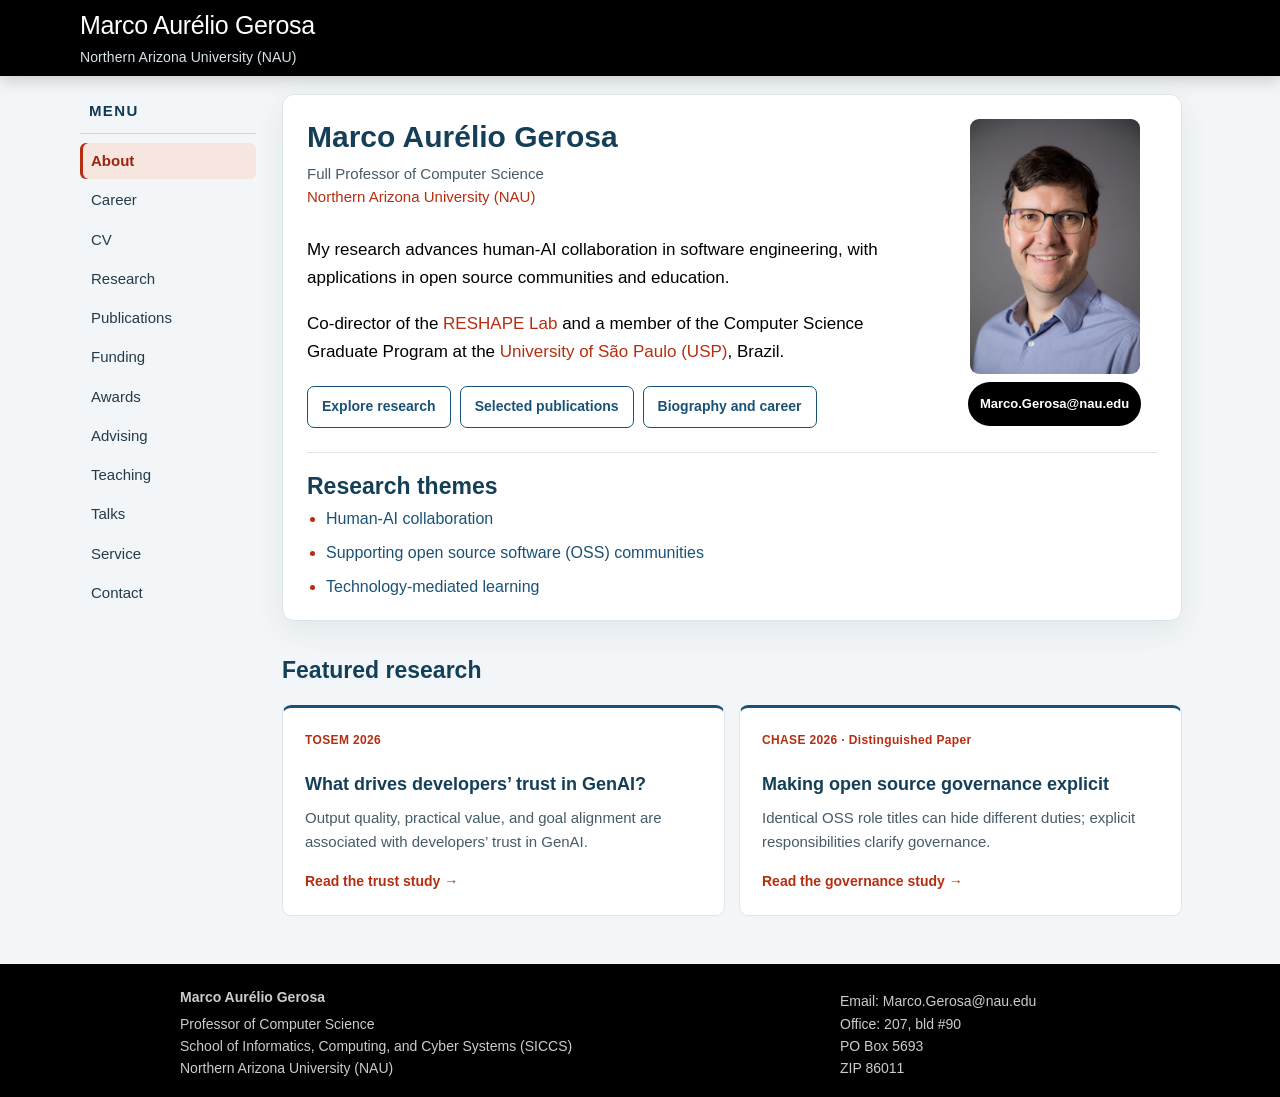
<file: index.html>
<!DOCTYPE html>
<html lang="en">
<head>
	<meta charset="utf-8" />
	<meta http-equiv="Content-Type" content="text/html; charset=utf-8" />
	<meta name="viewport" content="width=device-width, initial-scale=1" />
	<title>Marco Aurélio Gerosa | Software Engineering and AI</title>
	<meta name="description" content="Marco Aurélio Gerosa is a Full Professor at Northern Arizona University researching human-AI collaboration in software engineering, open source communities, and computing education." />
	<meta name="author" content="Marco Aurélio Gerosa" />
	<meta name="robots" content="index, follow, max-image-preview:large" />
	<link rel="canonical" href="https://www.marcoagerosa.com/" />
	<meta property="og:locale" content="en_US" />
	<meta property="og:type" content="profile" />
	<meta property="og:title" content="Marco Aurélio Gerosa | Software Engineering and AI" />
	<meta property="og:description" content="Full Professor at Northern Arizona University researching human-AI collaboration in software engineering, open source communities, and computing education." />
	<meta property="og:url" content="https://www.marcoagerosa.com/" />
	<meta property="og:image" content="https://www.marcoagerosa.com/images/Marco_Gerosa.jpg" />
	<meta property="og:image:alt" content="Portrait of Marco Aurélio Gerosa" />
	<meta property="profile:first_name" content="Marco Aurélio" />
	<meta property="profile:last_name" content="Gerosa" />
	<meta name="twitter:card" content="summary" />
	<meta name="twitter:title" content="Marco Aurélio Gerosa | Software Engineering and AI" />
	<meta name="twitter:description" content="Full Professor researching human-AI collaboration in software engineering, open source communities, and computing education." />
	<meta name="twitter:image" content="https://www.marcoagerosa.com/images/Marco_Gerosa.jpg" />
	<script type="application/ld+json">
	{
		"@context": "https://schema.org",
		"@type": "ProfilePage",
		"@id": "https://www.marcoagerosa.com/#profile",
		"url": "https://www.marcoagerosa.com/",
		"name": "Marco Aurélio Gerosa | Software Engineering and AI",
		"mainEntity": {
			"@type": "Person",
			"@id": "https://www.marcoagerosa.com/#person",
			"name": "Marco Aurélio Gerosa",
			"alternateName": "Marco Gerosa",
			"url": "https://www.marcoagerosa.com/",
			"image": "https://www.marcoagerosa.com/images/Marco_Gerosa.jpg",
			"jobTitle": "Full Professor",
			"worksFor": {
				"@type": "CollegeOrUniversity",
				"name": "Northern Arizona University",
				"url": "https://nau.edu/"
			},
			"affiliation": {
				"@type": "CollegeOrUniversity",
				"name": "University of São Paulo",
				"url": "https://www5.usp.br/"
			},
			"knowsAbout": [
				"Software engineering",
				"Artificial intelligence applications",
				"Human aspects of software engineering",
				"Open source software",
				"Computer-supported cooperative work",
				"Technology-mediated learning"
			],
			"sameAs": [
				"https://orcid.org/0000-0003-1399-7535",
				"https://dblp.org/pid/68/5072.html",
				"https://scholar.google.com/citations?user=kjtuhEQAAAAJ",
				"https://www.researchgate.net/profile/Marco-Aurelio-Gerosa",
				"https://www.linkedin.com/in/marco-aur%C3%A9lio-gerosa-3224621a",
				"https://x.com/gerosa_marco"
			]
		}
	}
	</script>
	<link href="style.css?v=20261006" rel="stylesheet" type="text/css" />
	<script src="scripts/syze.min.js"></script>
	<script>
		syze.sizes(480, 600, 768, 1024);
	</script>
	<!-- Google tag (gtag.js) -->
	<script async src="https://www.googletagmanager.com/gtag/js?id=G-M0B745E5WX"></script>
	<script>
		window.dataLayer = window.dataLayer || [];
		function gtag(){dataLayer.push(arguments);}
		gtag('js', new Date());
		gtag('config', 'G-M0B745E5WX');
	</script>
	<script src="scripts/site.js?v=20260911e" defer></script>
</head>

<body>
	<a class="skip-link" href="#content">Skip to content</a>
	<div id="wrapper">
		<div class="full-width-header">
			<div class="centralizer-wrap">
				<div id="topbar">
					<div id="sitename">
						<div id="top-esq">
							<a href="index.html">Marco Aurélio Gerosa
							<br/>
							<span class="subtitle">Northern Arizona University (NAU)</span></a>
						</div>
						<!--<div id="top-dir">
							<a href="http://www.usp.br/" target="_new"><img src="images/usp-preto.jpg"></a>
						</div>-->
					</div>
				</div>
			</div>
		</div>

		<div class="centralizer-wrap">
			<div id="sidebar">
				<nav aria-label="Main navigation">
				<button class="menu-toggle" type="button" aria-expanded="true" aria-controls="menu" hidden>Menu <span aria-hidden="true">☰</span></button>
				<ul id="menu">
					<li>
						<span class="menu-heading">Menu</span>
					</li>
					<li>
						<ul>
						<li class="selected"><a aria-current="page" href="index.html">About</a></li>
						<li><a href="career.html">Career</a></li>
						<li><a href="cv.html">CV</a></li>
						<li><a href="research.html">Research</a></li>
						<li><a href="publications.html">Publications</a></li>
						<li><a href="funding.html">Funding</a></li>
						<li><a href="awards.html">Awards</a></li>
						<li><a href="advising.html">Advising</a></li>
						<li><a href="teaching.html">Teaching</a></li>
						<li><a href="talks.html">Talks</a></li>
						<!-- <li><a href="software.html">Software</a></li> -->
						<li><a href="service.html">Service</a></li>
						<!-- <li><a href="miscellaneous.html">Miscellaneous</a></li> -->
						<li><a href="contact.html">Contact</a></li>
						</ul>
					</li>
				</ul>
				</nav>
				<br/>
				<!--<div id="sidehighlight">
					<a href="http://www.wikicfp.com/cfp/servlet/event.showcfp?eventid=35917" target="_new"><img src="images/JISA.jpg" style="width: 107px; height: 142px"/><br/>
					CFP: Special Issue on "Software Engineering from a Social Network Perspective". Deadline <div id="sidehighlight2">Oct 15.</div></a>
				</div>-->
				<div id="news"> <!-- Replace all in every page -->
					<!--<h2>News</h2>
					<br>
					<p><b>Dez/2015</b> - Paper accepted for <a href="http://2016.icse.cs.txstate.edu/">ICSE</a> and <a href="http://saner.inf.usi.ch/"> SANER</a> 2016!
					<br><br>
					<p><b>Dez/2015</b> - I have been invited to the PC of ACM CSCW 2017
				--></div>

			</div>

			<main id="content" tabindex="-1">
				<section class="home-intro home-overview">
					<div class="home-identity">
						<h1 class="page-title">Marco Aurélio Gerosa</h1>
						<p class="home-position">Full Professor of Computer Science<br /><a href="https://nau.edu/">Northern Arizona University (NAU)</a></p>
					</div>
					<div class="home-portrait-group">
						<img class="home-portrait" src="images/Marco_Gerosa.jpg" alt="Marco Aurélio Gerosa" width="170" height="255" decoding="async" fetchpriority="high" />
						<a class="home-email" href="mailto:Marco.Gerosa@nau.edu"><span>Marco.Gerosa<wbr />@nau.edu</span></a>
					</div>
					<div class="home-introduction">
						<p class="home-lead">My research advances human-AI collaboration in software engineering, with applications in open source communities and education.</p>
						<p>Co-director of the <a href="https://www.reshapelab.site/">RESHAPE Lab</a> and a member of the Computer Science Graduate Program at the <a href="https://www.ime.usp.br/en">University of São Paulo (USP)</a>, Brazil.</p>
						<div class="home-actions"><a class="page-button secondary" href="research.html">Explore research</a><a class="page-button secondary" href="publications.html">Selected publications</a><a class="page-button secondary" href="career.html">Biography and career</a></div>
					</div>
					<section class="home-research" aria-labelledby="research-interests-heading">
						<h2 id="research-interests-heading">Research themes</h2>
						<ul class="home-research-topics">
							<li><a href="research.html#human-ai">Human-AI collaboration</a></li>
							<li><a href="research.html#oss-communities">Supporting open source software (OSS) communities</a></li>
							<li><a href="research.html#computing-education">Technology-mediated learning</a></li>
						</ul>
					</section>
				</section>
				<section class="home-featured" aria-labelledby="featured-research-heading">
					<h2 id="featured-research-heading">Featured research</h2>
					<div class="home-featured-grid">
						<article class="home-featured-card">
							<span class="featured-venue">TOSEM 2026</span>
							<h3>What drives developers’ trust in GenAI?</h3>
							<p>Output quality, practical value, and goal alignment are associated with developers’ trust in GenAI.</p>
							<a href="papers/TOSEM2026_TrustGen.pdf">Read the trust study <span aria-hidden="true">→</span></a>
						</article>
						<article class="home-featured-card">
							<span class="featured-venue">CHASE 2026 · Distinguished Paper</span>
							<h3>Making open source governance explicit</h3>
							<p>Identical OSS role titles can hide different duties; explicit responsibilities clarify governance.</p>
							<a href="papers/CHASE2026_Governance_Roles.pdf">Read the governance study <span aria-hidden="true">→</span></a>
						</article>
					</div>
				</section>
			</main>
			<div class="clear"></div>
		</div>

		<div id="push"></div> <!-- needed for footer -->
	</div> <!-- close main wrapper -->

	<footer id="footer">
		<div class="centralizer-wrap">
			<div id="clustrmaps-widget"></div>
			<div class="footerbox address">
				<b>Marco Aurélio Gerosa</b>
				<ul>
					<li>Professor of Computer Science</li>
					<li>School of Informatics, Computing, and Cyber Systems (SICCS)</li>
					<li>Northern Arizona University (NAU)</li>
				</ul>
			</div>
			<div class="footerbox contact">
				<ul>
					<li>Email: Marco.Gerosa@nau.edu</li>
					<!-- <li>Voice: +1 928-523-8860</li> -->
					<li>Office: 207, bld #90</li>
					<li>PO Box 5693 <br>ZIP 86011</li>
				</ul>
			</div>
			<div class="footerbox social-icons">
				<a href="mailto:Marco.Gerosa@nau.edu" target="_new"><img src="images/email.gif" alt="E-mail" title="E-mail"/></a>
				<!--<a href="https://plus.google.com/+MarcoGerosaBR" target="_new"><img src="images/googleplus.gif" alt="Google Plus" title="Google Plus"/></a>-->
				<a href="https://x.com/gerosa_marco" target="_new" aria-label="X"><span class="x-icon" aria-hidden="true">X</span></a>
				<a href="https://www.linkedin.com/in/marco-aur%C3%A9lio-gerosa-3224621a" target="_new"><img src="images/linkedin.gif" alt="LinkedIn" title="LinkedIn" /></a>
				<br/>
				<!--<a href="mailto:Marco.Gerosa@nau.edu" target="_new"><span class="symbol">circleemail</span></a>
				<a href="https://plus.google.com/+MarcoGerosaBR" target="_new"><span class="symbol">circlegoogleplus</span></a>
				<a href="http://br.linkedin.com/pub/marco-aurélio-gerosa/1a/462/322" target="_new"><span class="symbol">circlelinkedin</span></a>
				<br/>-->
				<a href="https://dblp.org/pid/68/5072.html" target="_new"><img src="images/dblp.gif" alt="DBLP" title="DBLP" /></a>
				<a href="https://scholar.google.com/citations?user=kjtuhEQAAAAJ" target="_new"><img src="images/googlescholar.gif" alt="Google Scholar" title="Google Scholar" /></a>
				<a href="https://dl.acm.org/profile/81100523035" target="_new"><img src="images/ACM.gif" alt="ACM Digital Library" title="ACM Digital Library" /></a>
			</div>
			<!--<div class="footerbox somenumbers">
				<b>Some numbers:</b> <small>(07/2017)</small><br/>
				<a href="https://scholar.google.com/citations?user=kjtuhEQAAAAJ" target="_new">H-index: 60 (Google Scholar)</a><br/>
				<a href="publications.html">Published works: 341</a><br/>
				<a href="advising.html">Ph.D. graduates: 13</a><br/>
				<a href="career.html#somenumbers">More...</a><br/>
			</div>-->
				<!--<script type="text/javascript">var _clustrmaps = {'url' : 'http://www.ime.usp.br/~gerosa', 'user' : 1132202, 'server' : '2', 'id' : 'clustrmaps-widget', 'version' : 1, 'date' : '2014-02-13', 'lang' : 'en', 'corners' : 'square' };(function (){ var s = document.createElement('script'); s.type = 'text/javascript'; s.async = true; s.src = 'http://www2.clustrmaps.com/counter/map.js'; var x = document.getElementsByTagName('script')[0]; x.parentNode.insertBefore(s, x);})();</script><noscript><a href="http://www2.clustrmaps.com/user/5de1146aa"><img src="http://www2.clustrmaps.com/stats/maps-no_clusters/www.ime.usp.br-~gerosa-thumb.jpg" alt="Locations of visitors to this page" /></a></noscript>-->
			<div class="clear"></div>
		</div>
	</footer>

</body>
</html>
</file>
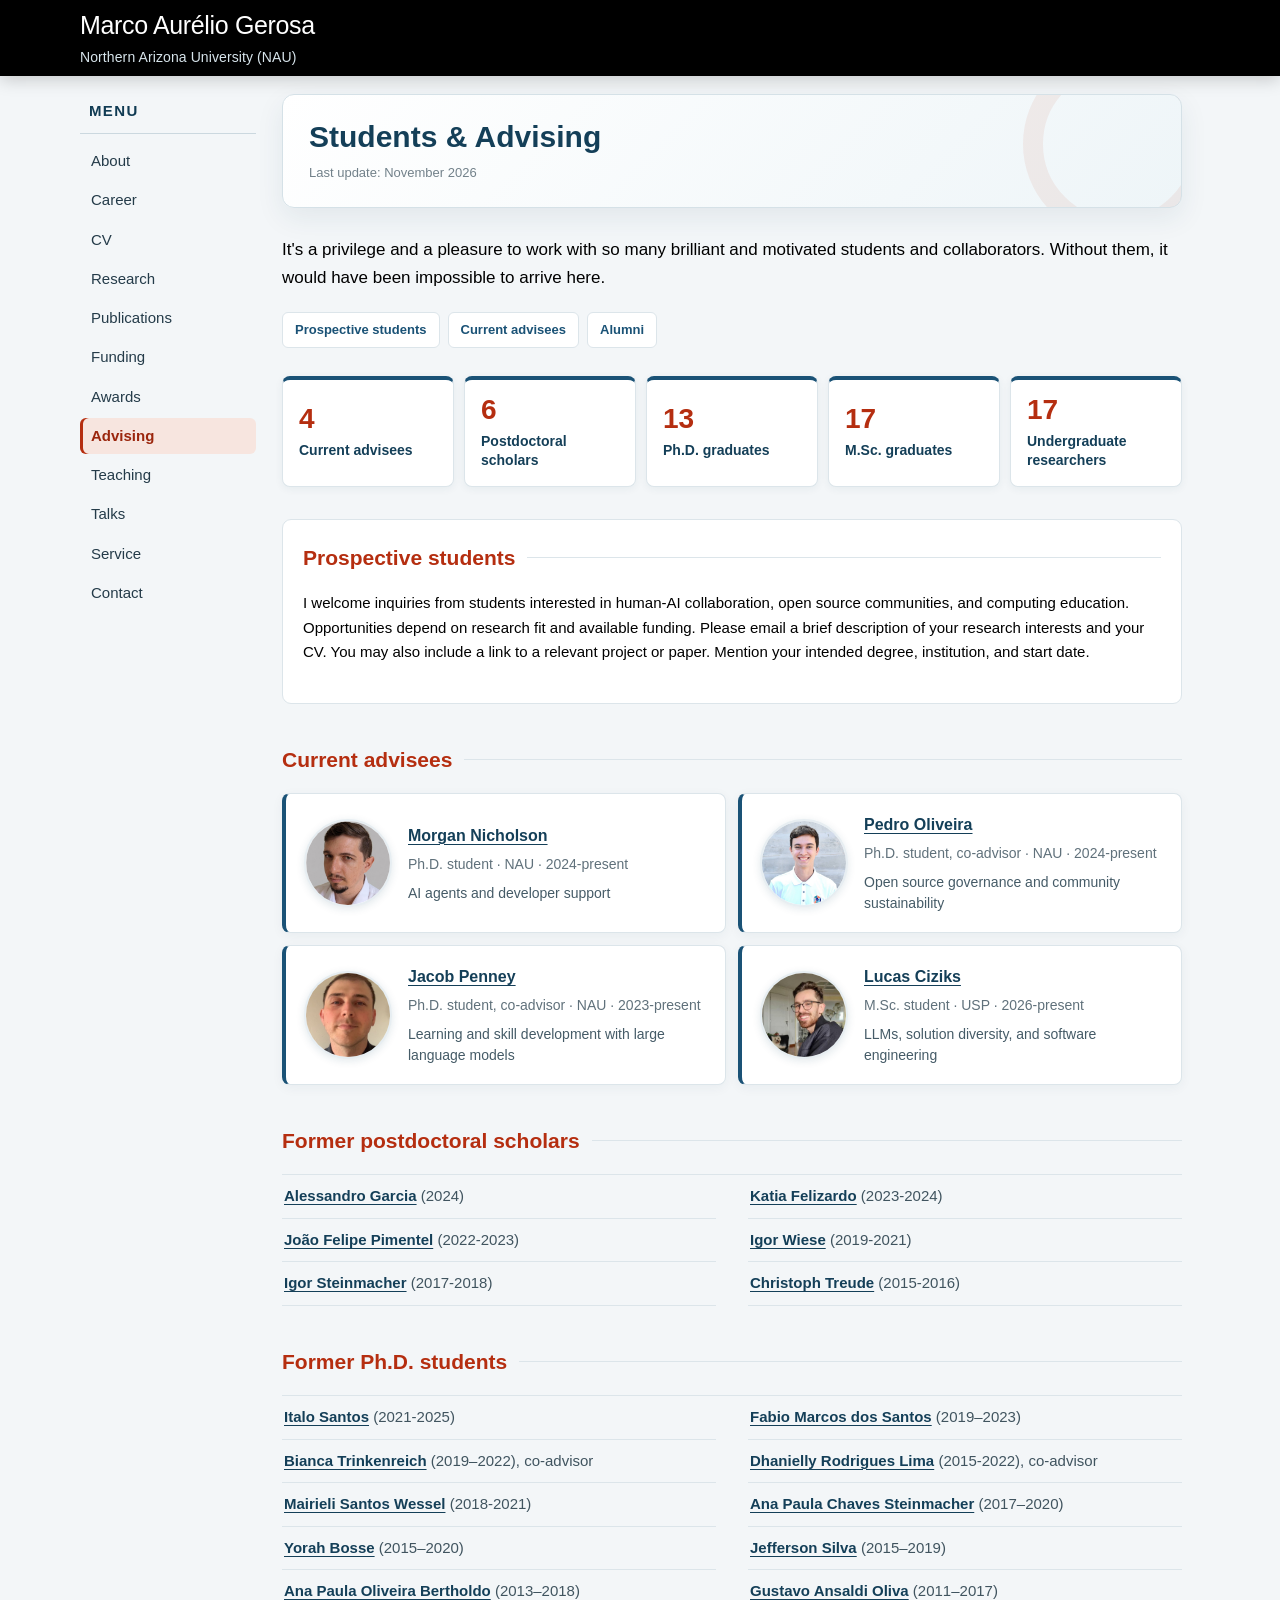
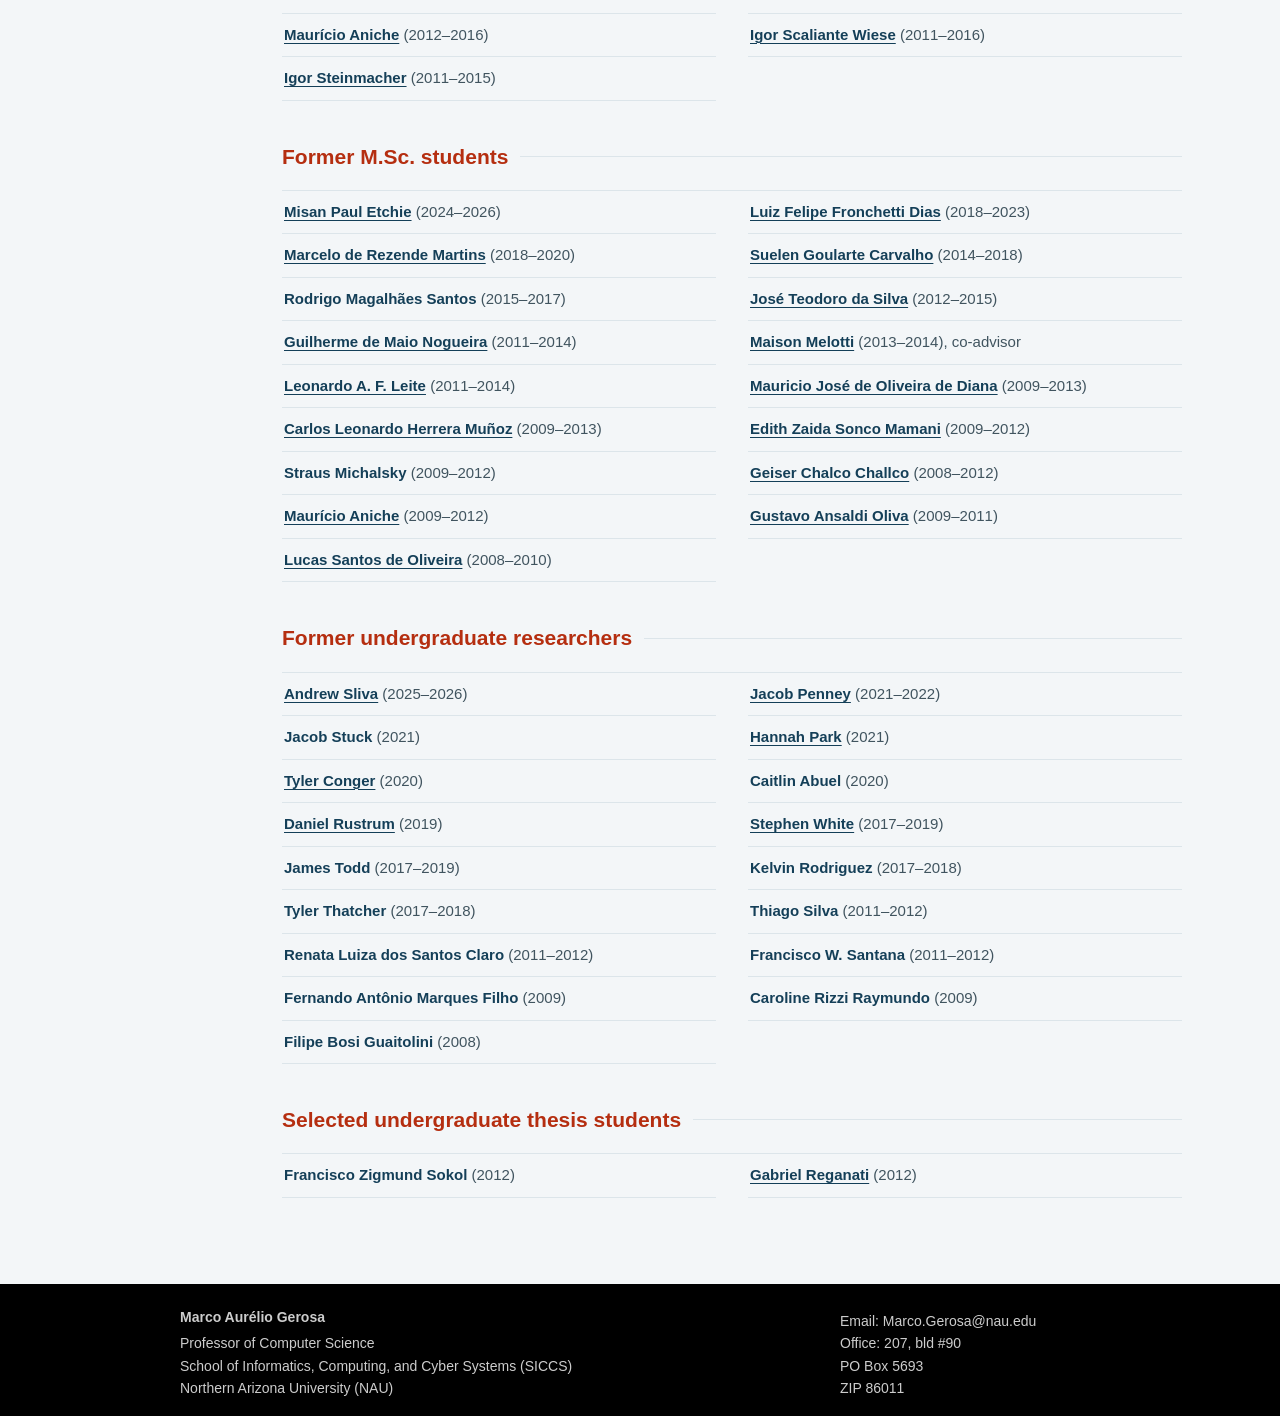
<file: advising.html>
<!DOCTYPE html>
<html lang="en">
<head>
	<meta charset="utf-8" />
	<meta http-equiv="Content-Type" content="text/html; charset=utf-8" />
	<meta name="viewport" content="width=device-width, initial-scale=1" />
	<title>Advising | Marco Aurélio Gerosa</title>
	<meta name="description" content="Current and former students advised by Marco Aurélio Gerosa, including postdoctoral scholars, Ph.D., master's, and undergraduate researchers." />
	<meta name="author" content="Marco Aurélio Gerosa" />
	<meta name="robots" content="index, follow, max-image-preview:large" />
	<link rel="canonical" href="https://www.marcoagerosa.com/advising.html" />
	<meta property="og:locale" content="en_US" />
	<meta property="og:type" content="website" />
	<meta property="og:title" content="Students &amp; Advising | Marco Aurélio Gerosa" />
	<meta property="og:description" content="Current and former postdoctoral, Ph.D., master's, and undergraduate researchers." />
	<meta property="og:url" content="https://www.marcoagerosa.com/advising.html" />
	<meta property="og:image" content="https://www.marcoagerosa.com/images/Marco_Gerosa.jpg" />
	<meta property="og:image:alt" content="Portrait of Marco Aurélio Gerosa" />
	<meta name="twitter:card" content="summary" />
	<meta name="twitter:title" content="Students &amp; Advising | Marco Aurélio Gerosa" />
	<meta name="twitter:description" content="Current and former postdoctoral, Ph.D., master's, and undergraduate researchers." />
	<meta name="twitter:image" content="https://www.marcoagerosa.com/images/Marco_Gerosa.jpg" />
	<link href="style.css?v=20261006" rel="stylesheet" type="text/css" />
	<script src="scripts/syze.min.js"></script>
	<script>
		syze.sizes(480, 600, 768, 1024);
	</script>
	<!-- Google tag (gtag.js) -->
	<script async src="https://www.googletagmanager.com/gtag/js?id=G-M0B745E5WX"></script>
	<script>
		window.dataLayer = window.dataLayer || [];
		function gtag(){dataLayer.push(arguments);}
		gtag('js', new Date());
		gtag('config', 'G-M0B745E5WX');
	</script>
	<script src="scripts/site.js?v=20260911e" defer></script>
</head>

<body>
	<a class="skip-link" href="#content">Skip to content</a>
	<div id="wrapper">
		<div class="full-width-header">
			<div class="centralizer-wrap">
				<div id="topbar">
					<div id="sitename">
						<div id="top-esq">
							<a href="index.html">Marco Aurélio Gerosa
							<br/>
							<span class="subtitle">Northern Arizona University (NAU)</span></a>
						</div>
						<!--<div id="top-dir">
							<a href="http://www.usp.br/" target="_new"><img src="images/usp-preto.jpg"></a>
						</div>-->
					</div>
				</div>
			</div>
		</div>

		<div class="centralizer-wrap">
			<div id="sidebar">
				<nav aria-label="Main navigation">
				<button class="menu-toggle" type="button" aria-expanded="true" aria-controls="menu" hidden>Menu <span aria-hidden="true">☰</span></button>
				<ul id="menu">
					<li>
						<span class="menu-heading">Menu</span>
					</li>
					<li>
						<ul>
						<li><a href="index.html">About</a></li>
						<li><a href="career.html">Career</a></li>
						<li><a href="cv.html">CV</a></li>
						<li><a href="research.html">Research</a></li>
						<li><a href="publications.html">Publications</a></li>
						<li><a href="funding.html">Funding</a></li>
						<li><a href="awards.html">Awards</a></li>
						<li class="selected"><a aria-current="page" href="advising.html">Advising</a></li>
						<li><a href="teaching.html">Teaching</a></li>
						<li><a href="talks.html">Talks</a></li>
						<!-- <li><a href="software.html">Software</a></li> -->
						<li><a href="service.html">Service</a></li>
						<!-- <li><a href="miscellaneous.html">Miscellaneous</a></li> -->
						<li><a href="contact.html">Contact</a></li>
						</ul>
					</li>
				</ul>
				</nav>
				<br/>
				<!--<div id="sidehighlight">
					<a href="http://www.wikicfp.com/cfp/servlet/event.showcfp?eventid=35917" target="_new"><img src="images/JISA.jpg" style="width: 107px; height: 142px"/><br/>
					CFP: Special Issue on "Software Engineering from a Social Network Perspective". Deadline <div id="sidehighlight2">Oct 15.</div></a>
				</div>-->
				<div id="news"> <!-- Replace all in every page -->
					<!--<h2>News</h2>
					<br>
					<p><b>Dez/2015</b> - Paper accepted for <a href="http://2016.icse.cs.txstate.edu/">ICSE</a> and <a href="http://saner.inf.usi.ch/"> SANER</a> 2016!
					<br><br>
					<p><b>Dez/2015</b> - I have been invited to the PC of ACM CSCW 2017
				--></div>

			</div>

			<main id="content" tabindex="-1">
				<div class="advising-page">
					<header class="page-hero">
						<h1 class="page-title">Students &amp; Advising</h1>
						<div class="page-updated">Last update: November 2026</div>
					</header>

					<p class="advising-acknowledgment">It's a privilege and a pleasure to work with so many brilliant and motivated students and collaborators. Without them, it would have been impossible to arrive here.</p>
					<nav class="section-navigation" aria-label="On this page">
						<a href="#prospective-students">Prospective students</a>
						<a href="#current-advisees">Current advisees</a>
						<a href="#postdoctoral-scholars">Alumni</a>
					</nav>

					<section class="advising-summary" aria-label="Advising summary">
						<a class="advising-summary-card" href="#current-advisees"><strong>4</strong><span>Current advisees</span></a>
						<a class="advising-summary-card" href="#postdoctoral-scholars"><strong>6</strong><span>Postdoctoral scholars</span></a>
						<a class="advising-summary-card" href="#phd-graduates"><strong>13</strong><span>Ph.D. graduates</span></a>
						<a class="advising-summary-card" href="#msc-graduates"><strong>17</strong><span>M.Sc. graduates</span></a>
						<a class="advising-summary-card" href="#undergraduate-mentees"><strong>17</strong><span>Undergraduate researchers</span></a>
					</section>


					<section class="advising-section advising-prospective" id="prospective-students" aria-labelledby="prospective-students-heading">
						<h2 id="prospective-students-heading">Prospective students</h2>
						<p>I welcome inquiries from students interested in human-AI collaboration, open source communities, and computing education. Opportunities depend on research fit and available funding. Please email a brief description of your research interests and your CV. You may also include a link to a relevant project or paper. Mention your intended degree, institution, and start date.</p>
					</section>

					<section class="advising-section advising-current" id="current-advisees">
					<h2>Current advisees</h2>
					<ul id="lista" class="advising-current-grid">
						<li>
							<img class="advising-current-photo" src="images/students/morgan-nicholson.jpg" alt="Morgan Nicholson" width="88" height="88" decoding="async" />
							<div class="advising-current-person"><strong><a href="https://reshapelab.site/people/morgan-nicholson.html">Morgan Nicholson</a></strong><span>Ph.D. student · NAU · 2024-present</span><p class="advising-research-focus">AI agents and developer support</p></div>
						</li>
						<li>
							<img class="advising-current-photo" src="images/students/pedro-oliveira.jpg" alt="Pedro Oliveira" width="88" height="88" decoding="async" />
							<div class="advising-current-person"><strong><a href="https://reshapelab.site/people/pedro-oliveira.html">Pedro Oliveira</a></strong><span>Ph.D. student, co-advisor · NAU · 2024-present</span><p class="advising-research-focus">Open source governance and community sustainability</p></div>
						</li>
						<li>
							<img class="advising-current-photo advising-current-photo-jacob" src="images/students/jacob-penney-headshot.jpg" alt="Jacob Penney" width="88" height="88" loading="lazy" decoding="async" />
							<div class="advising-current-person"><strong><a href="https://reshapelab.site/people/jacob-penney.html">Jacob Penney</a></strong><span>Ph.D. student, co-advisor · NAU · 2023-present</span><p class="advising-research-focus">Learning and skill development with large language models</p></div>
						</li>
						<li>
							<img class="advising-current-photo" src="images/students/lucas-ciziks.jpg" alt="Lucas Ciziks" width="88" height="88" loading="lazy" decoding="async" />
							<div class="advising-current-person"><strong><a href="https://br.linkedin.com/in/lucas-ciziks-a81334150/pt">Lucas Ciziks</a></strong><span>M.Sc. student · USP · 2026-present</span><p class="advising-research-focus">LLMs, solution diversity, and software engineering</p></div>
						</li>
					</ul>
					</section>

					<section class="advising-section" id="postdoctoral-scholars">
					<h2>Former postdoctoral scholars</h2>
					<ul class="advising-alumni-list">
						<li><strong><a href="https://www.inf.puc-rio.br/blog/professor/alessandro-garcia/?isModal=1">Alessandro Garcia</a></strong> (2024)</li>
						<li><strong><a href="https://reshapelab.site/people/katia-romero-felizardo.html">Katia Felizardo</a></strong> (2023-2024)</li>
						<li><strong><a href="https://joaofelipe.github.io/">João Felipe Pimentel</a></strong> (2022-2023)</li>
						<li><strong><a href="https://reshapelab.site/people/igor-wiese.html">Igor Wiese</a></strong> (2019-2021)</li>
						<li><strong><a href="https://igor.pro.br/">Igor Steinmacher</a></strong> (2017-2018)</li>
						<li><strong><a href="https://ctreude.ca/">Christoph Treude</a></strong> (2015-2016)</li>
					</ul>
					</section>

					<section class="advising-section" id="phd-graduates">
					<h2>Former Ph.D. students</h2>
					<ul class="advising-alumni-list">

					<li><strong><a href="https://sites.google.com/view/italo-santos/home">Italo Santos</a></strong> (2021-2025)</li>
					<li><strong><a href="https://compsci.colostate.edu/person/?id=EB3A06672615E475FADE1A80EA85BE35&amp;sq=t">Fabio Marcos dos Santos</a></strong> (2019–2023)</li>
					<li><strong><a href="https://biancatrink.github.io/">Bianca Trinkenreich</a></strong> (2019–2022), co-advisor</li>

					<li><strong><a href="https://br.linkedin.com/in/dhanielly-rodrigues-de-lima">Dhanielly Rodrigues Lima</a></strong> (2015-2022), co-advisor <!--<br> Thesis: "MOTIRÕ - A Model of Difficulties with Awareness Information to Support
						Users of On-line Discussion Forums" --></li>

					<li><strong><a href="https://mairieli.com/">Mairieli Santos Wessel</a> </strong> (2018-2021) <!--<br> Thesis: “Perception of Software Bots on Pull Requests on Social Coding Environments”--></li>

					<li><strong><a href="https://directory.nau.edu/?person=acs549">Ana Paula Chaves Steinmacher</a></strong> (2017–2020) <!--<br> Thesis: “Should my chatbot be register-specific? Designing appropriate utterances for tourism interactions”--></li>

					<li><strong><a href="https://engineering.buffalo.edu/home/research/faculty/new.host.html/content/shared/engineering/computer-science-engineering/profiles/faculty/teaching/bosse-yorah.detail.html">Yorah Bosse</a></strong> (2015–2020) <!--<br> Thesis: “Patterns of Difficulties Related to Programming Learning.”--></li>

					<li><strong><a href="https://www.linkedin.com/in/jefferson-o-silva/?locale=en">Jefferson Silva</a></strong> (2015–2019) <!--<br> Thesis: “Engagement in Open Source Software Projects via Summer of Code Programs”--></li>

					<li><strong><a href="https://www.linkedin.com/in/ana-paula-oliveira-bertholdo-b76aa624/">Ana Paula Oliveira Bertholdo</a></strong> (2013–2018) <!--<br> Thesis: “User engagement by means of game elements in online open collaboration communities” --></li>

					<li><strong><a href="https://gaoliva.com/">Gustavo Ansaldi Oliva</a></strong> (2011–2017) <!--<br> Thesis: “On the Link between Structural Dependencies and Software Changes”--></li>

					<li><strong><a href="https://mauricioaniche.com/">Maurício Aniche</a></strong> (2012–2016) <!--<br> Thesis: <a href="http://www.teses.usp.br/teses/disponiveis/45/45134/tde-13092016-123733/publico/aniche.pdf">"Context-based code quality assessment"</a>--></li>

					<li><strong><a href="https://reshapelab.site/people/igor-wiese.html">Igor Scaliante Wiese</a></strong> (2011–2016) <!--<br> Thesis: "Predicting co-changes of software artifacts based on contextual information"</a>--></li>

					<li><strong><a href="https://igor.pro.br/">Igor Steinmacher</a></strong> (2011–2015) <!--<br> Thesis: <a href="http://www.teses.usp.br/teses/disponiveis/45/45134/tde-30112015-131552/publico/TeseSteinmacher.pdf">"Supporting newcomers to overcome the barriers to contribute to open source software projects"</a>--></li>


					</ul>
					</section>


					<section class="advising-section" id="msc-graduates">
					<h2>Former M.Sc. students</h2>
					<ul class="advising-alumni-list">
					<li><strong><a href="https://reshapelab.site/people/misan-etchie.html">Misan Paul Etchie</a></strong> (2024–2026)</li>
					<li><strong><a href="https://fronchetti.github.io/">Luiz Felipe Fronchetti Dias</a></strong> (2018–2023)</li>
					<li><strong><a href="https://independent.academia.edu/MarceloMartins72">Marcelo de Rezende Martins</a></strong> (2018–2020)</li>
					<li><strong><a href="https://www.linkedin.com/in/suelengc/">Suelen Goularte Carvalho</a></strong> (2014–2018)</li>
					<li><strong>Rodrigo Magalhães Santos</strong> (2015–2017)</li>
					<li><strong><a href="https://www.pucsp.br/colaborador/prof-ms-jose-teodoro-da-silva">José Teodoro da Silva</a></strong> (2012–2015)</li>
					<li><strong><a href="https://usp-br.academia.edu/GuilhermeNogueira">Guilherme de Maio Nogueira</a></strong> (2011–2014) <!-- - <a ref="http://www.teses.usp.br/teses/disponiveis/45/45134/tde-03062015-214359/publico/dissertation.pdf">Dissertation</a>--></li>
					<li><strong><a href="https://br.linkedin.com/in/maisonmelotti/en">Maison Melotti</a></strong> (2013–2014), co-advisor</li>
					<li><strong><a href="https://www.ime.usp.br/~leofl/">Leonardo A. F. Leite</a></strong> (2011–2014) <!-- - <a href="http://www.teses.usp.br/teses/disponiveis/45/45134/tde-20102014-171912/en.php">Dissertation</a>--></li>
					<li><strong><a href="https://br.linkedin.com/in/mdediana">Mauricio José de Oliveira de Diana</a></strong> (2009–2013) <!-- - <a href="http://www.teses.usp.br/teses/disponiveis/45/45134/tde-23042013-190406/en.php">Dissertation</a>--></li>
					<li><strong><a href="https://br.linkedin.com/in/cahemunoz/pt">Carlos Leonardo Herrera Muñoz</a></strong> (2009–2013) <!-- - <a href="http://www.teses.usp.br/teses/disponiveis/45/45134/tde-11032014-104547/en.php">Dissertation</a>--></li>
					<li><strong><a href="https://br.linkedin.com/in/edith-z-sonco-mamani-a63b241b">Edith Zaida Sonco Mamani</a></strong> (2009–2012) <!-- - <a href="http://www.teses.usp.br/teses/disponiveis/45/45134/tde-06022013-234400/en.php">Dissertation</a>--></li>
					<li><strong>Straus Michalsky</strong> (2009–2012) <!-- - <a href="http://www.teses.usp.br/teses/disponiveis/45/45134/tde-18032013-234624/en.php">Dissertation</a>--></li>
					<li><strong><a href="https://sigaa.ufersa.edu.br/sigaa/public/docente/portal.jsf?siape=1248619">Geiser Chalco Challco</a></strong> (2008–2012) <!-- - <a href="http://www.teses.usp.br/teses/disponiveis/45/45134/tde-06122012-030238/en.php">Dissertation</a>--></li>
					<li><strong><a href="https://mauricioaniche.com/">Maurício Aniche</a></strong> (2009–2012) <!-- - <a href="http://www.teses.usp.br/teses/disponiveis/45/45134/tde-31072012-181230/en.php">Dissertation</a>--></li>
					<li><strong><a href="https://gaoliva.com/">Gustavo Ansaldi Oliva</a></strong> (2009–2011) <!-- - <a href="http://www.teses.usp.br/teses/disponiveis/45/45134/tde-07112014-162346/en.php">Dissertation</a>--></li>
					<li><strong><a href="https://lucasant10.github.io/">Lucas Santos de Oliveira</a></strong> (2008–2010) <!-- - <a href="http://www.teses.usp.br/teses/disponiveis/45/45134/tde-07012011-094905/en.php">Dissertation</a>--></li>
					</ul>
					</section>

					<section class="advising-section" id="undergraduate-mentees">
					<h2>Former undergraduate researchers</h2>
					<ul class="advising-alumni-list">
					<li><strong><a href="https://reshapelab.site/people/andrew-sliva.html">Andrew Sliva</a></strong> (2025–2026)</li>
					<li><strong><a href="https://reshapelab.site/people/jacob-penney.html">Jacob Penney</a></strong> (2021–2022)</li>
					<li><strong>Jacob Stuck</strong> (2021)</li>
					<li><strong><a href="https://www.linkedin.com/in/hannah-park-71848b1b6">Hannah Park</a></strong> (2021)</li>
					<li><strong><a href="https://tyler-conger.com/">Tyler Conger</a></strong> (2020)</li>
					<li><strong>Caitlin Abuel</strong> (2020)</li>
					<li><strong><a href="https://www.linkedin.com/in/daniel-rustrum">Daniel Rustrum</a></strong> (2019)</li>
					<li><strong><a href="https://www.linkedin.com/in/swhite9478">Stephen White</a></strong> (2017–2019)</li>
					<li><strong>James Todd</strong> (2017–2019)</li>
					<li><strong>Kelvin Rodriguez</strong> (2017–2018)</li>
					<li><strong>Tyler Thatcher</strong> (2017–2018)</li>
					<li><strong>Thiago Silva</strong> (2011–2012)</li>
					<li><strong>Renata Luiza dos Santos Claro</strong> (2011–2012)</li>
					<li><strong>Francisco W. Santana</strong> (2011–2012)</li>
					<li><strong>Fernando Antônio Marques Filho</strong> (2009)</li>
					<li><strong>Caroline Rizzi Raymundo</strong> (2009)</li>
					<li><strong>Filipe Bosi Guaitolini</strong> (2008)</li>
					</ul>
					</section>

					<section class="advising-section" id="undergraduate-theses">
					<h2>Selected undergraduate thesis students</h2>
					<ul class="advising-alumni-list">
					<li><strong>Francisco Zigmund Sokol</strong> (2012)</li>
					<li><strong><a href="https://br.linkedin.com/in/gabrielreganati">Gabriel Reganati</a></strong> (2012)</li>
					</ul>
					</section>
				</div>


			</main>
			<div class="clear"></div>
		</div>

		<div id="push"></div> <!-- needed for footer -->
	</div> <!-- close main wrapper -->

	<footer id="footer">
		<div class="centralizer-wrap">
			<div id="clustrmaps-widget"></div>
			<div class="footerbox address">
				<b>Marco Aurélio Gerosa</b>
				<ul>
					<li>Professor of Computer Science</li>
					<li>School of Informatics, Computing, and Cyber Systems (SICCS)</li>
					<li>Northern Arizona University (NAU)</li>
				</ul>
			</div>
			<div class="footerbox contact">
				<ul>
					<li>Email: Marco.Gerosa@nau.edu</li>
					<!-- <li>Voice: +1 928-523-8860</li> -->
					<li>Office: 207, bld #90</li>
					<li>PO Box 5693 <br>ZIP 86011</li>
				</ul>
			</div>
			<div class="footerbox social-icons">
				<a href="mailto:Marco.Gerosa@nau.edu" target="_new"><img src="images/email.gif" alt="E-mail" title="E-mail"/></a>
				<!--<a href="https://plus.google.com/+MarcoGerosaBR" target="_new"><img src="images/googleplus.gif" alt="Google Plus" title="Google Plus"/></a>-->
				<a href="https://x.com/gerosa_marco" target="_new" aria-label="X"><span class="x-icon" aria-hidden="true">X</span></a>
				<a href="https://www.linkedin.com/in/marco-aur%C3%A9lio-gerosa-3224621a" target="_new"><img src="images/linkedin.gif" alt="LinkedIn" title="LinkedIn" /></a>
				<br/>
				<!--<a href="mailto:Marco.Gerosa@nau.edu" target="_new"><span class="symbol">circleemail</span></a>
				<a href="https://plus.google.com/+MarcoGerosaBR" target="_new"><span class="symbol">circlegoogleplus</span></a>
				<a href="http://br.linkedin.com/pub/marco-aurélio-gerosa/1a/462/322" target="_new"><span class="symbol">circlelinkedin</span></a>
				<br/>-->
				<a href="https://dblp.org/pid/68/5072.html" target="_new"><img src="images/dblp.gif" alt="DBLP" title="DBLP" /></a>
				<a href="https://scholar.google.com/citations?user=kjtuhEQAAAAJ" target="_new"><img src="images/googlescholar.gif" alt="Google Scholar" title="Google Scholar" /></a>
				<a href="https://dl.acm.org/profile/81100523035" target="_new"><img src="images/ACM.gif" alt="ACM Digital Library" title="ACM Digital Library" /></a>
			</div>
			<!--<div class="footerbox somenumbers">
				<b>Some numbers:</b> <small>(07/2017)</small><br/>
				<a href="https://scholar.google.com/citations?user=kjtuhEQAAAAJ" target="_new">H-index: 60 (Google Scholar)</a><br/>
				<a href="publications.html">Published works: 341</a><br/>
				<a href="advising.html">Ph.D. graduates: 13</a><br/>
				<a href="career.html#somenumbers">More...</a><br/>
			</div>-->
				<!--<script type="text/javascript">var _clustrmaps = {'url' : 'http://www.ime.usp.br/~gerosa', 'user' : 1132202, 'server' : '2', 'id' : 'clustrmaps-widget', 'version' : 1, 'date' : '2014-02-13', 'lang' : 'en', 'corners' : 'square' };(function (){ var s = document.createElement('script'); s.type = 'text/javascript'; s.async = true; s.src = 'http://www2.clustrmaps.com/counter/map.js'; var x = document.getElementsByTagName('script')[0]; x.parentNode.insertBefore(s, x);})();</script><noscript><a href="http://www2.clustrmaps.com/user/5de1146aa"><img src="http://www2.clustrmaps.com/stats/maps-no_clusters/www.ime.usp.br-~gerosa-thumb.jpg" alt="Locations of visitors to this page" /></a></noscript>-->
			<div class="clear"></div>
		</div>
	</footer>

</body>
</html>
</file>
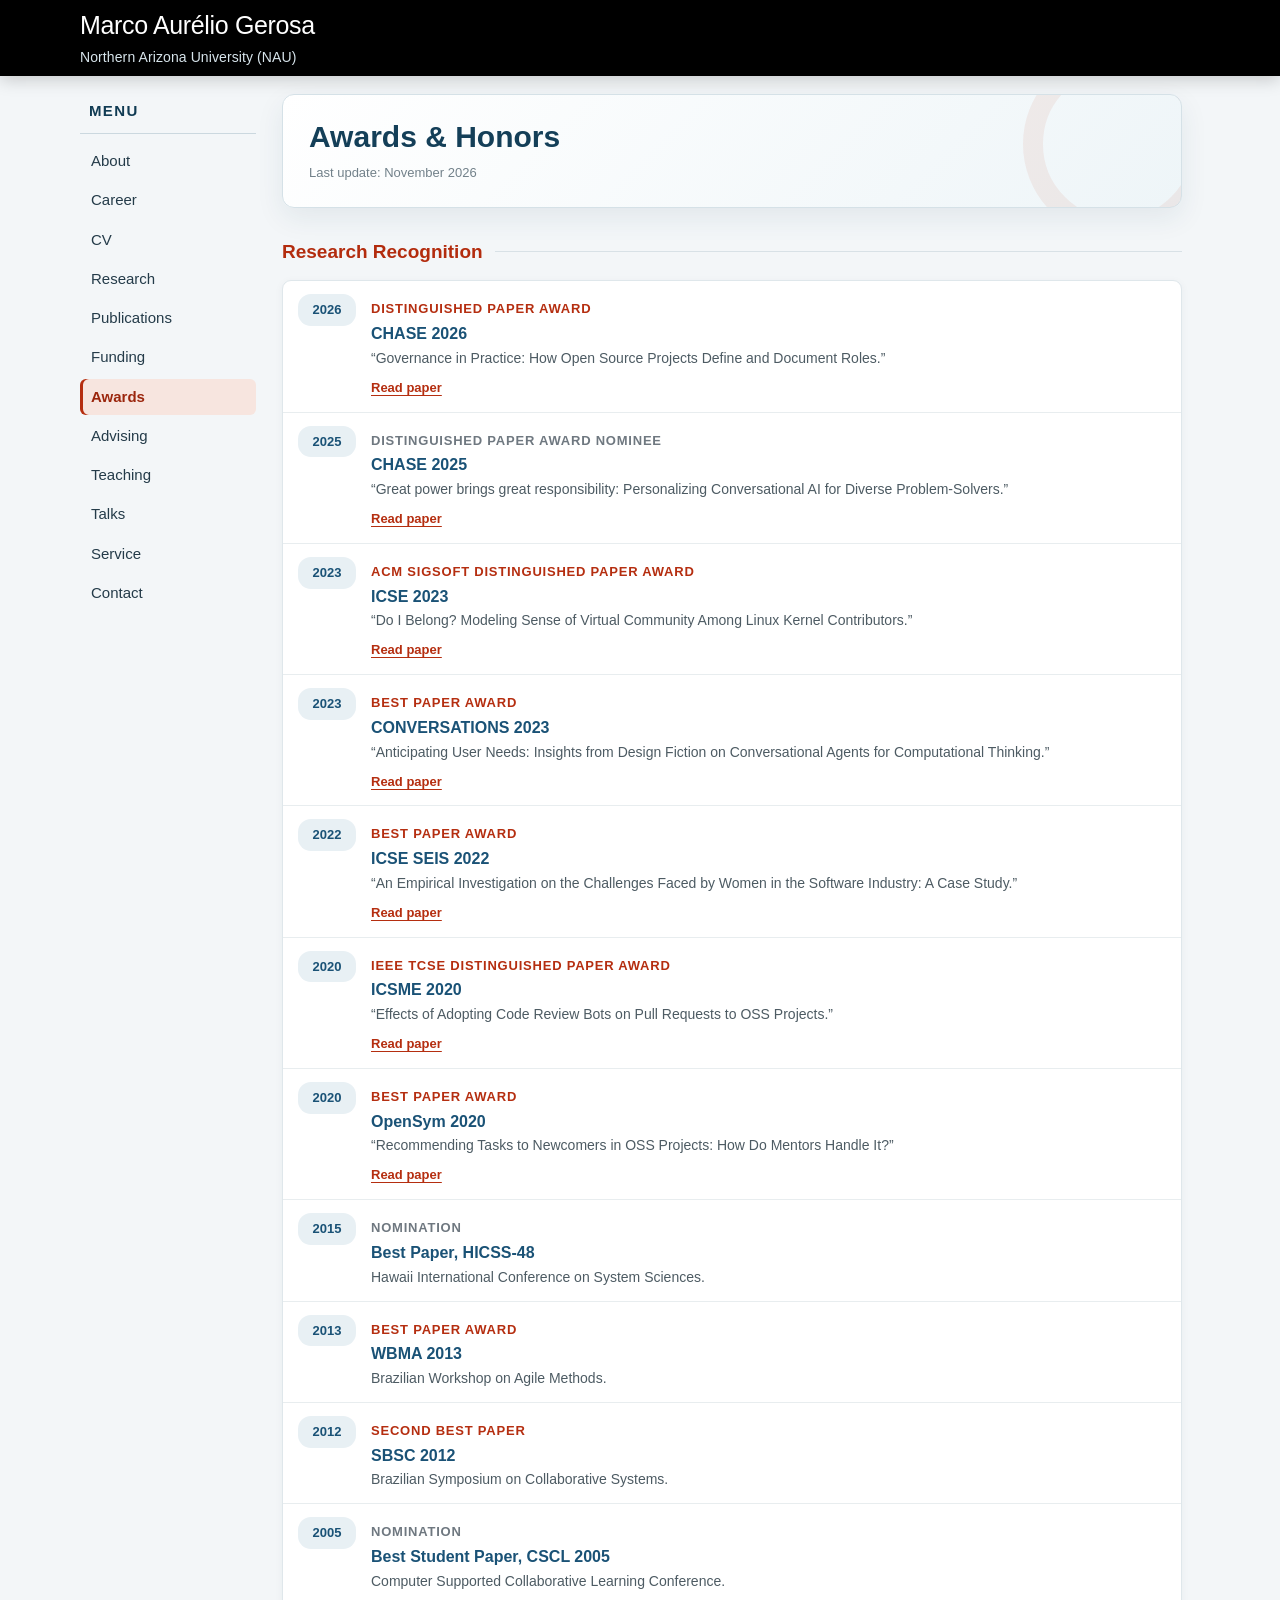
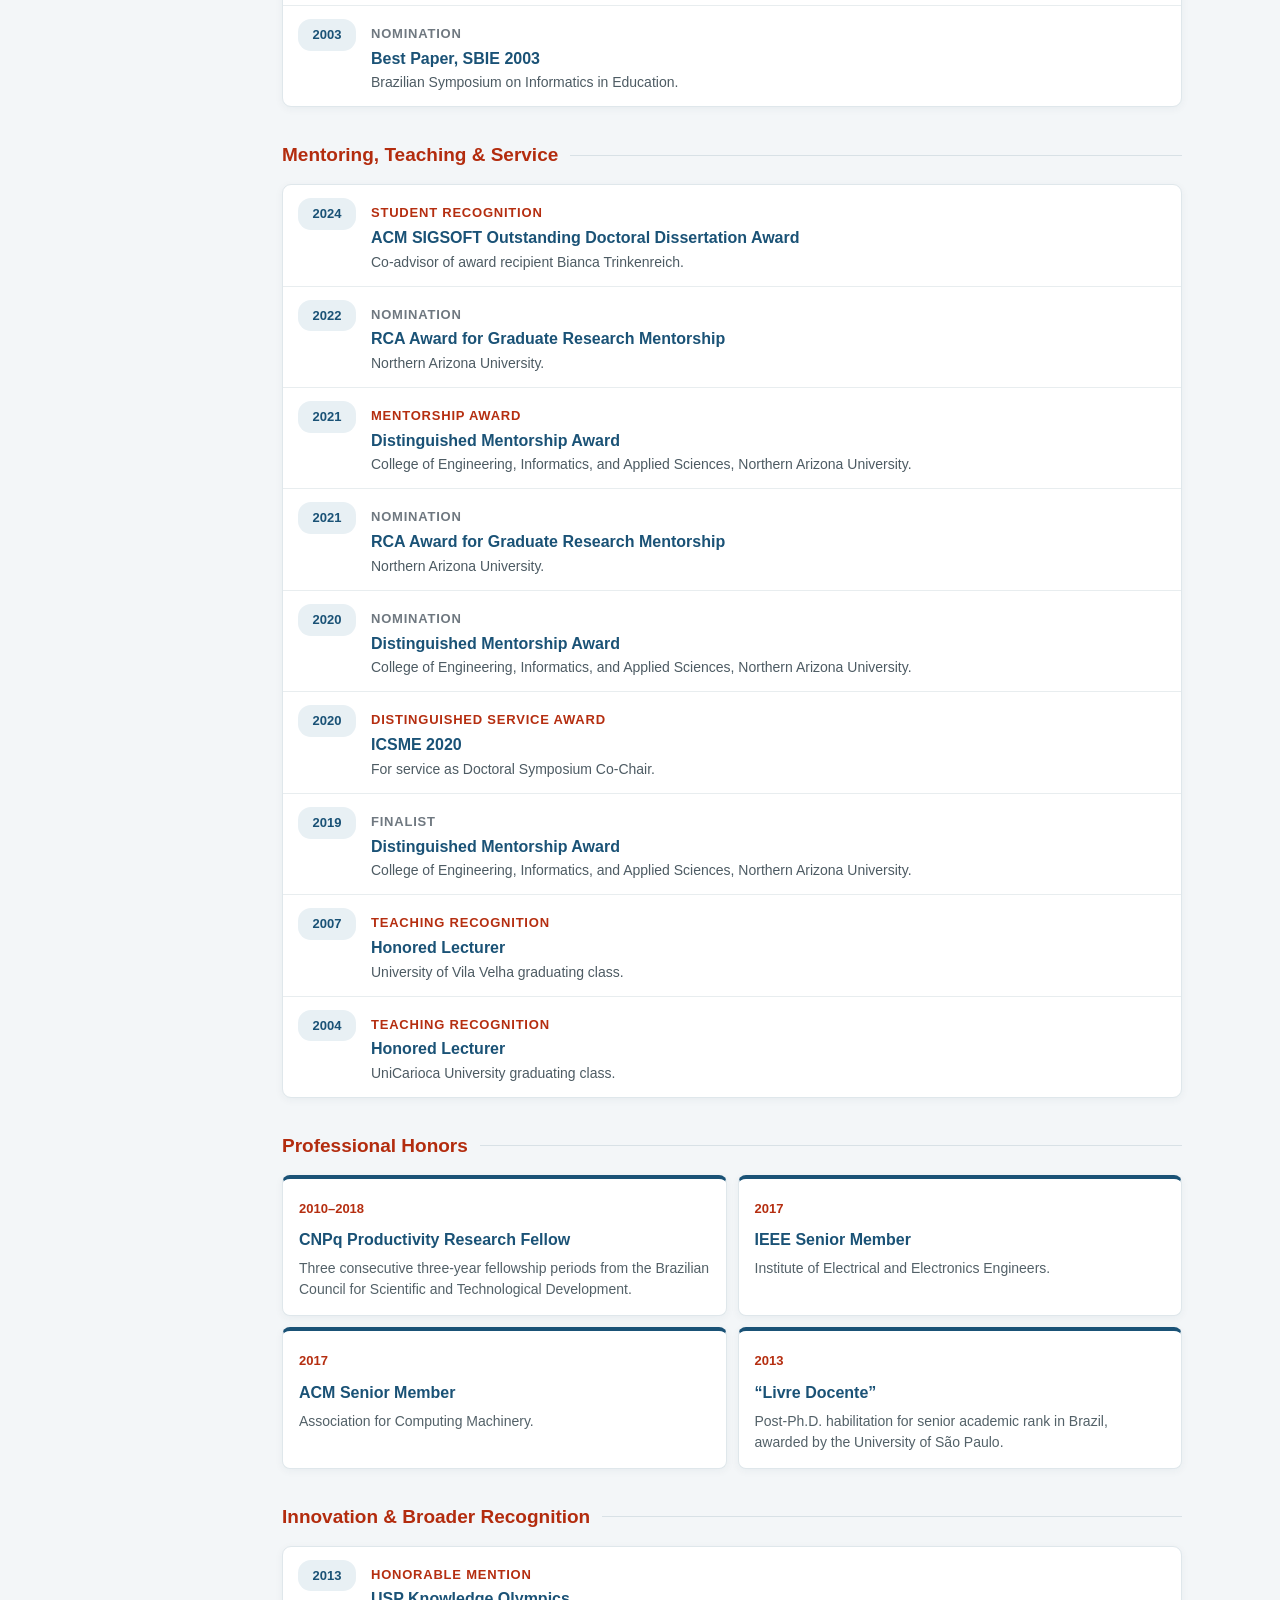
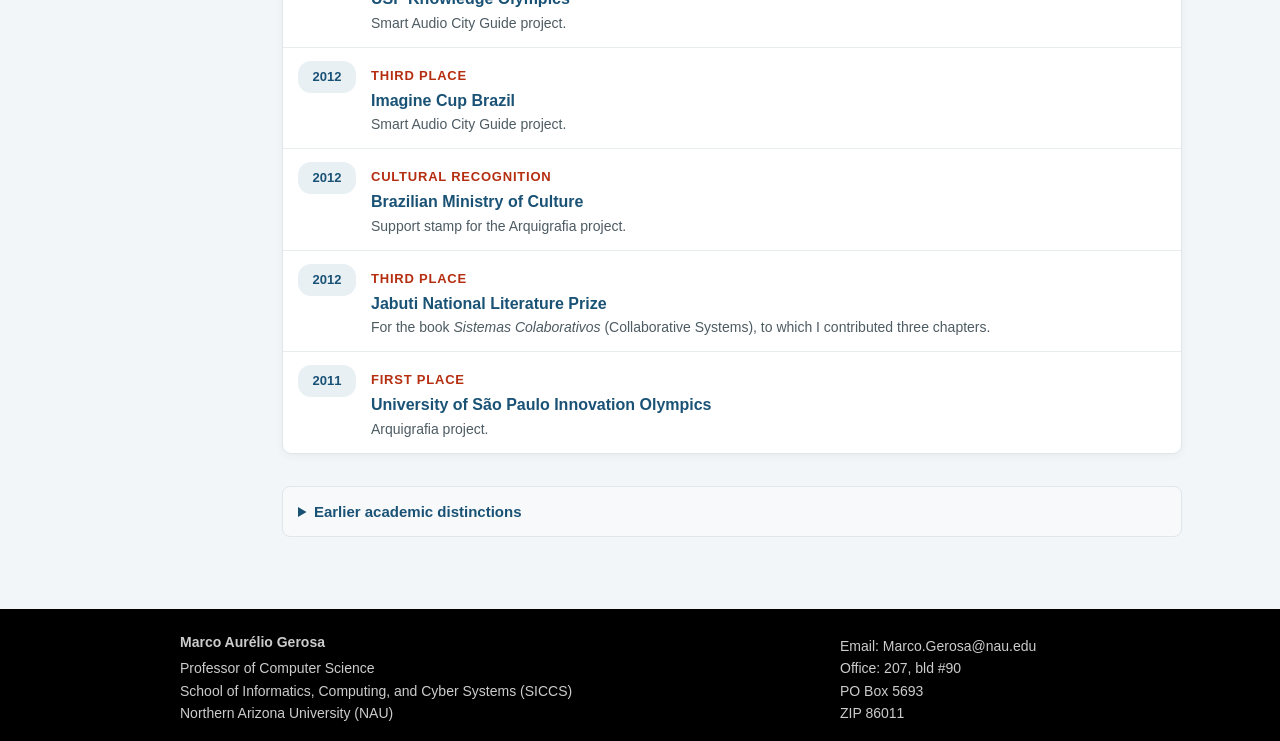
<file: awards.html>
<!DOCTYPE html>
<html lang="en">
<head>
	<meta charset="utf-8" />
	<meta http-equiv="Content-Type" content="text/html; charset=utf-8" />
	<meta name="viewport" content="width=device-width, initial-scale=1" />
	<title>Awards | Marco Aurélio Gerosa</title>
	<meta name="description" content="Selected research, mentoring, teaching, service, innovation, and professional honors received by Marco Aurélio Gerosa." />
	<meta name="author" content="Marco Aurélio Gerosa" />
	<meta name="robots" content="index, follow, max-image-preview:large" />
	<link rel="canonical" href="https://www.marcoagerosa.com/awards.html" />
	<meta property="og:locale" content="en_US" />
	<meta property="og:type" content="website" />
	<meta property="og:title" content="Awards &amp; Honors | Marco Aurélio Gerosa" />
	<meta property="og:description" content="Selected research, mentoring, teaching, service, innovation, and professional honors." />
	<meta property="og:url" content="https://www.marcoagerosa.com/awards.html" />
	<meta property="og:image" content="https://www.marcoagerosa.com/images/Marco_Gerosa.jpg" />
	<meta property="og:image:alt" content="Portrait of Marco Aurélio Gerosa" />
	<meta name="twitter:card" content="summary" />
	<meta name="twitter:title" content="Awards &amp; Honors | Marco Aurélio Gerosa" />
	<meta name="twitter:description" content="Selected research, mentoring, teaching, service, innovation, and professional honors." />
	<meta name="twitter:image" content="https://www.marcoagerosa.com/images/Marco_Gerosa.jpg" />
	<link href="style.css?v=20261006" rel="stylesheet" type="text/css" />
	<script src="scripts/syze.min.js"></script>
	<script>
		syze.sizes(480, 600, 768, 1024);
	</script>
	<!-- Google tag (gtag.js) -->
	<script async src="https://www.googletagmanager.com/gtag/js?id=G-M0B745E5WX"></script>
	<script>
		window.dataLayer = window.dataLayer || [];
		function gtag(){dataLayer.push(arguments);}
		gtag('js', new Date());
		gtag('config', 'G-M0B745E5WX');
	</script>
	<script src="scripts/site.js?v=20260911e" defer></script>
</head>

<body>
	<a class="skip-link" href="#content">Skip to content</a>
	<div id="wrapper">
		<div class="full-width-header">
			<div class="centralizer-wrap">
				<div id="topbar">
					<div id="sitename">
						<div id="top-esq">
							<a href="index.html">Marco Aurélio Gerosa
							<br/>
							<span class="subtitle">Northern Arizona University (NAU)</span></a>
						</div>
						<!--<div id="top-dir">
							<a href="http://www.usp.br/" target="_new"><img src="images/usp-preto.jpg"></a>
						</div>-->
					</div>
				</div>
			</div>
		</div>

		<div class="centralizer-wrap">
			<div id="sidebar">
				<nav aria-label="Main navigation">
				<button class="menu-toggle" type="button" aria-expanded="true" aria-controls="menu" hidden>Menu <span aria-hidden="true">☰</span></button>
				<ul id="menu">
					<li>
						<span class="menu-heading">Menu</span>
					</li>
					<li>
						<ul>
						<li><a href="index.html">About</a></li>
						<li><a href="career.html">Career</a></li>
						<li><a href="cv.html">CV</a></li>
						<li><a href="research.html">Research</a></li>
						<li><a href="publications.html">Publications</a></li>
						<li><a href="funding.html">Funding</a></li>
						<li class="selected"><a aria-current="page" href="awards.html">Awards</a></li>
						<li><a href="advising.html">Advising</a></li>
						<li><a href="teaching.html">Teaching</a></li>
						<li><a href="talks.html">Talks</a></li>
						<!-- <li><a href="software.html">Software</a></li> -->
						<li><a href="service.html">Service</a></li>
						<!-- <li><a href="miscellaneous.html">Miscellaneous</a></li> -->
						<li><a href="contact.html">Contact</a></li>
						</ul>
					</li>
				</ul>
				</nav>
				<br/>
				<!--<div id="sidehighlight">
					<a href="http://www.wikicfp.com/cfp/servlet/event.showcfp?eventid=35917" target="_new"><img src="images/JISA.jpg" style="width: 107px; height: 142px"/><br/>
					CFP: Special Issue on "Software Engineering from a Social Network Perspective". Deadline <div id="sidehighlight2">Oct 15.</div></a>
				</div>-->
				<div id="news"> <!-- Replace all in every page -->
					<!--<h2>News</h2>
					<br>
					<p><b>Dez/2015</b> - Paper accepted for <a href="http://2016.icse.cs.txstate.edu/">ICSE</a> and <a href="http://saner.inf.usi.ch/"> SANER</a> 2016!
					<br><br>
					<p><b>Dez/2015</b> - I have been invited to the PC of ACM CSCW 2017
				--></div>

			</div>

			<main id="content" tabindex="-1">
				<div class="awards-page">
					<header class="awards-hero">
						<h1 class="page-title">Awards &amp; Honors</h1>
						<div class="awards-updated">Last update: November 2026</div>
					</header>

					<section class="awards-section" aria-labelledby="research-awards-heading">
						<h2 id="research-awards-heading">Research Recognition</h2>
						<div class="award-list">
							<article class="award-entry">
								<time datetime="2026">2026</time>
								<div><span class="award-kind">Distinguished Paper Award</span><h3>CHASE 2026</h3><p>“Governance in Practice: How Open Source Projects Define and Document Roles.”</p><span class="resource-links"><a href="papers/CHASE2026_Governance_Roles.pdf" aria-label="Read the CHASE 2026 award-winning paper">Read paper</a></span></div>
							</article>
							<article class="award-entry">
								<time datetime="2025">2025</time>
								<div><span class="award-kind award-kind-nomination">Distinguished Paper Award nominee</span><h3>CHASE 2025</h3><p>“Great power brings great responsibility: Personalizing Conversational AI for Diverse Problem-Solvers.”</p><span class="resource-links"><a href="https://arxiv.org/abs/2502.07763" target="_blank" rel="noopener noreferrer" aria-label="Read the CHASE 2025 nominated paper">Read paper</a></span></div>
							</article>
							<article class="award-entry">
								<time datetime="2023">2023</time>
								<div><span class="award-kind">ACM SIGSOFT Distinguished Paper Award</span><h3>ICSE 2023</h3><p>“Do I Belong? Modeling Sense of Virtual Community Among Linux Kernel Contributors.”</p><span class="resource-links"><a href="papers/ICSE2023___Sense_of_Virtual_Community___Linux_Kernel.pdf" aria-label="Read the ICSE 2023 award-winning paper">Read paper</a></span></div>
							</article>
							<article class="award-entry">
								<time datetime="2023">2023</time>
								<div><span class="award-kind">Best Paper Award</span><h3>CONVERSATIONS 2023</h3><p>“Anticipating User Needs: Insights from Design Fiction on Conversational Agents for Computational Thinking.”</p><span class="resource-links"><a href="papers/Conversations2023___DesignFiction.pdf" aria-label="Read the CONVERSATIONS 2023 award-winning paper">Read paper</a></span></div>
							</article>
							<article class="award-entry">
								<time datetime="2022">2022</time>
								<div><span class="award-kind">Best Paper Award</span><h3>ICSE SEIS 2022</h3><p>“An Empirical Investigation on the Challenges Faced by Women in the Software Industry: A Case Study.”</p><span class="resource-links"><a href="papers/ICSESEIS2022Trinkenreich.pdf" aria-label="Read the ICSE SEIS 2022 award-winning paper">Read paper</a></span></div>
							</article>
							<article class="award-entry">
								<time datetime="2020">2020</time>
								<div><span class="award-kind">IEEE TCSE Distinguished Paper Award</span><h3>ICSME 2020</h3><p>“Effects of Adopting Code Review Bots on Pull Requests to OSS Projects.”</p><span class="resource-links"><a href="papers/ICSME2020_Wessel.pdf" aria-label="Read the ICSME 2020 award-winning paper">Read paper</a></span></div>
							</article>
							<article class="award-entry">
								<time datetime="2020">2020</time>
								<div><span class="award-kind">Best Paper Award</span><h3>OpenSym 2020</h3><p>“Recommending Tasks to Newcomers in OSS Projects: How Do Mentors Handle It?”</p><span class="resource-links"><a href="papers/Opensym2020.pdf" aria-label="Read the OpenSym 2020 award-winning paper">Read paper</a></span></div>
							</article>
							<article class="award-entry">
								<time datetime="2015">2015</time>
								<div><span class="award-kind award-kind-nomination">Nomination</span><h3>Best Paper, HICSS-48</h3><p>Hawaii International Conference on System Sciences.</p></div>
							</article>
							<article class="award-entry">
								<time datetime="2013">2013</time>
								<div><span class="award-kind">Best Paper Award</span><h3>WBMA 2013</h3><p>Brazilian Workshop on Agile Methods.</p></div>
							</article>
							<article class="award-entry">
								<time datetime="2012">2012</time>
								<div><span class="award-kind">Second Best Paper</span><h3>SBSC 2012</h3><p>Brazilian Symposium on Collaborative Systems.</p></div>
							</article>
							<article class="award-entry">
								<time datetime="2005">2005</time>
								<div><span class="award-kind award-kind-nomination">Nomination</span><h3>Best Student Paper, CSCL 2005</h3><p>Computer Supported Collaborative Learning Conference.</p></div>
							</article>
							<article class="award-entry">
								<time datetime="2003">2003</time>
								<div><span class="award-kind award-kind-nomination">Nomination</span><h3>Best Paper, SBIE 2003</h3><p>Brazilian Symposium on Informatics in Education.</p></div>
							</article>
						</div>
					</section>

					<section class="awards-section" aria-labelledby="mentoring-awards-heading">
						<h2 id="mentoring-awards-heading">Mentoring, Teaching &amp; Service</h2>
						<div class="award-list">
							<article class="award-entry">
								<time datetime="2024">2024</time>
								<div><span class="award-kind">Student Recognition</span><h3>ACM SIGSOFT Outstanding Doctoral Dissertation Award</h3><p>Co-advisor of award recipient Bianca Trinkenreich.</p></div>
							</article>
							<article class="award-entry">
								<time datetime="2022">2022</time>
								<div><span class="award-kind award-kind-nomination">Nomination</span><h3>RCA Award for Graduate Research Mentorship</h3><p>Northern Arizona University.</p></div>
							</article>
							<article class="award-entry">
								<time datetime="2021">2021</time>
								<div><span class="award-kind">Mentorship Award</span><h3>Distinguished Mentorship Award</h3><p>College of Engineering, Informatics, and Applied Sciences, Northern Arizona University.</p></div>
							</article>
							<article class="award-entry">
								<time datetime="2021">2021</time>
								<div><span class="award-kind award-kind-nomination">Nomination</span><h3>RCA Award for Graduate Research Mentorship</h3><p>Northern Arizona University.</p></div>
							</article>
							<article class="award-entry">
								<time datetime="2020">2020</time>
								<div><span class="award-kind award-kind-nomination">Nomination</span><h3>Distinguished Mentorship Award</h3><p>College of Engineering, Informatics, and Applied Sciences, Northern Arizona University.</p></div>
							</article>
							<article class="award-entry">
								<time datetime="2020">2020</time>
								<div><span class="award-kind">Distinguished Service Award</span><h3>ICSME 2020</h3><p>For service as Doctoral Symposium Co-Chair.</p></div>
							</article>
							<article class="award-entry">
								<time datetime="2019">2019</time>
								<div><span class="award-kind award-kind-nomination">Finalist</span><h3>Distinguished Mentorship Award</h3><p>College of Engineering, Informatics, and Applied Sciences, Northern Arizona University.</p></div>
							</article>
							<article class="award-entry">
								<time datetime="2007">2007</time>
								<div><span class="award-kind">Teaching Recognition</span><h3>Honored Lecturer</h3><p>University of Vila Velha graduating class.</p></div>
							</article>
							<article class="award-entry">
								<time datetime="2004">2004</time>
								<div><span class="award-kind">Teaching Recognition</span><h3>Honored Lecturer</h3><p>UniCarioca University graduating class.</p></div>
							</article>
						</div>
					</section>

					<section class="awards-section" aria-labelledby="professional-honors-heading">
						<h2 id="professional-honors-heading">Professional Honors</h2>
						<div class="award-honor-grid">
							<article class="award-honor-card"><span>2010–2018</span><h3>CNPq Productivity Research Fellow</h3><p>Three consecutive three-year fellowship periods from the Brazilian Council for Scientific and Technological Development.</p></article>
							<article class="award-honor-card"><span>2017</span><h3>IEEE Senior Member</h3><p>Institute of Electrical and Electronics Engineers.</p></article>
							<article class="award-honor-card"><span>2017</span><h3>ACM Senior Member</h3><p>Association for Computing Machinery.</p></article>
							<article class="award-honor-card"><span>2013</span><h3>“Livre Docente”</h3><p>Post-Ph.D. habilitation for senior academic rank in Brazil, awarded by the University of São Paulo.</p></article>
						</div>
					</section>

					<section class="awards-section" aria-labelledby="innovation-awards-heading">
						<h2 id="innovation-awards-heading">Innovation &amp; Broader Recognition</h2>
						<div class="award-list">
							<article class="award-entry"><time datetime="2013">2013</time><div><span class="award-kind">Honorable Mention</span><h3>USP Knowledge Olympics</h3><p>Smart Audio City Guide project.</p></div></article>
							<article class="award-entry"><time datetime="2012">2012</time><div><span class="award-kind">Third Place</span><h3>Imagine Cup Brazil</h3><p>Smart Audio City Guide project.</p></div></article>
							<article class="award-entry"><time datetime="2012">2012</time><div><span class="award-kind">Cultural Recognition</span><h3>Brazilian Ministry of Culture</h3><p>Support stamp for the Arquigrafia project.</p></div></article>
							<article class="award-entry"><time datetime="2012">2012</time><div><span class="award-kind">Third Place</span><h3>Jabuti National Literature Prize</h3><p>For the book <i>Sistemas Colaborativos</i> (Collaborative Systems), to which I contributed three chapters.</p></div></article>
							<article class="award-entry"><time datetime="2011">2011</time><div><span class="award-kind">First Place</span><h3>University of São Paulo Innovation Olympics</h3><p>Arquigrafia project.</p></div></article>
						</div>
					</section>

					<details class="awards-archive">
						<summary>Earlier academic distinctions</summary>
						<ul>
							<li><strong>2002:</strong> First place in the Ph.D. entrance selection process at the Catholic University of Rio de Janeiro.</li>
							<li><strong>1999:</strong> First place in Brazil’s National Exam of Computer Engineering, with a score of 98%.</li>
							<li><strong>1995:</strong> Third place in the entrance exam for the B.Sc. in Computer Engineering at the Federal University of Espírito Santo.</li>
							<li><strong>1994:</strong> Sixth place in the Espírito Santo State Mathematics Olympiad.</li>
							<li><strong>1991:</strong> First place among 8,000 candidates in the entrance examination for the Technical School of Espírito Santo.</li>
						</ul>
					</details>
				</div>
			</main>
			<div class="clear"></div>
		</div>

		<div id="push"></div> <!-- needed for footer -->
	</div> <!-- close main wrapper -->

	<footer id="footer">
		<div class="centralizer-wrap">
			<div id="clustrmaps-widget"></div>
			<div class="footerbox address">
				<b>Marco Aurélio Gerosa</b>
				<ul>
					<li>Professor of Computer Science</li>
					<li>School of Informatics, Computing, and Cyber Systems (SICCS)</li>
					<li>Northern Arizona University (NAU)</li>
				</ul>
			</div>
			<div class="footerbox contact">
				<ul>
					<li>Email: Marco.Gerosa@nau.edu</li>
					<!-- <li>Voice: +1 928-523-8860</li> -->
					<li>Office: 207, bld #90</li>
					<li>PO Box 5693 <br>ZIP 86011</li>
				</ul>
			</div>
			<div class="footerbox social-icons">
				<a href="mailto:Marco.Gerosa@nau.edu" target="_new"><img src="images/email.gif" alt="E-mail" title="E-mail"/></a>
				<!--<a href="https://plus.google.com/+MarcoGerosaBR" target="_new"><img src="images/googleplus.gif" alt="Google Plus" title="Google Plus"/></a>-->
				<a href="https://x.com/gerosa_marco" target="_new" aria-label="X"><span class="x-icon" aria-hidden="true">X</span></a>
				<a href="https://www.linkedin.com/in/marco-aur%C3%A9lio-gerosa-3224621a" target="_new"><img src="images/linkedin.gif" alt="LinkedIn" title="LinkedIn" /></a>
				<br/>
				<!--<a href="mailto:Marco.Gerosa@nau.edu" target="_new"><span class="symbol">circleemail</span></a>
				<a href="https://plus.google.com/+MarcoGerosaBR" target="_new"><span class="symbol">circlegoogleplus</span></a>
				<a href="http://br.linkedin.com/pub/marco-aurélio-gerosa/1a/462/322" target="_new"><span class="symbol">circlelinkedin</span></a>
				<br/>-->
				<a href="https://dblp.org/pid/68/5072.html" target="_new"><img src="images/dblp.gif" alt="DBLP" title="DBLP" /></a>
				<a href="https://scholar.google.com/citations?user=kjtuhEQAAAAJ" target="_new"><img src="images/googlescholar.gif" alt="Google Scholar" title="Google Scholar" /></a>
				<a href="https://dl.acm.org/profile/81100523035" target="_new"><img src="images/ACM.gif" alt="ACM Digital Library" title="ACM Digital Library" /></a>
			</div>
			<!--<div class="footerbox somenumbers">
				<b>Some numbers:</b> <small>(07/2017)</small><br/>
				<a href="https://scholar.google.com/citations?user=kjtuhEQAAAAJ" target="_new">H-index: 60 (Google Scholar)</a><br/>
				<a href="publications.html">Published works: 341</a><br/>
				<a href="advising.html">Ph.D. graduates: 13</a><br/>
				<a href="career.html#somenumbers">More...</a><br/>
			</div>-->
				<!--<script type="text/javascript">var _clustrmaps = {'url' : 'http://www.ime.usp.br/~gerosa', 'user' : 1132202, 'server' : '2', 'id' : 'clustrmaps-widget', 'version' : 1, 'date' : '2014-02-13', 'lang' : 'en', 'corners' : 'square' };(function (){ var s = document.createElement('script'); s.type = 'text/javascript'; s.async = true; s.src = 'http://www2.clustrmaps.com/counter/map.js'; var x = document.getElementsByTagName('script')[0]; x.parentNode.insertBefore(s, x);})();</script><noscript><a href="http://www2.clustrmaps.com/user/5de1146aa"><img src="http://www2.clustrmaps.com/stats/maps-no_clusters/www.ime.usp.br-~gerosa-thumb.jpg" alt="Locations of visitors to this page" /></a></noscript>-->
			<div class="clear"></div>
		</div>
	</footer>

</body>
</html>
</file>
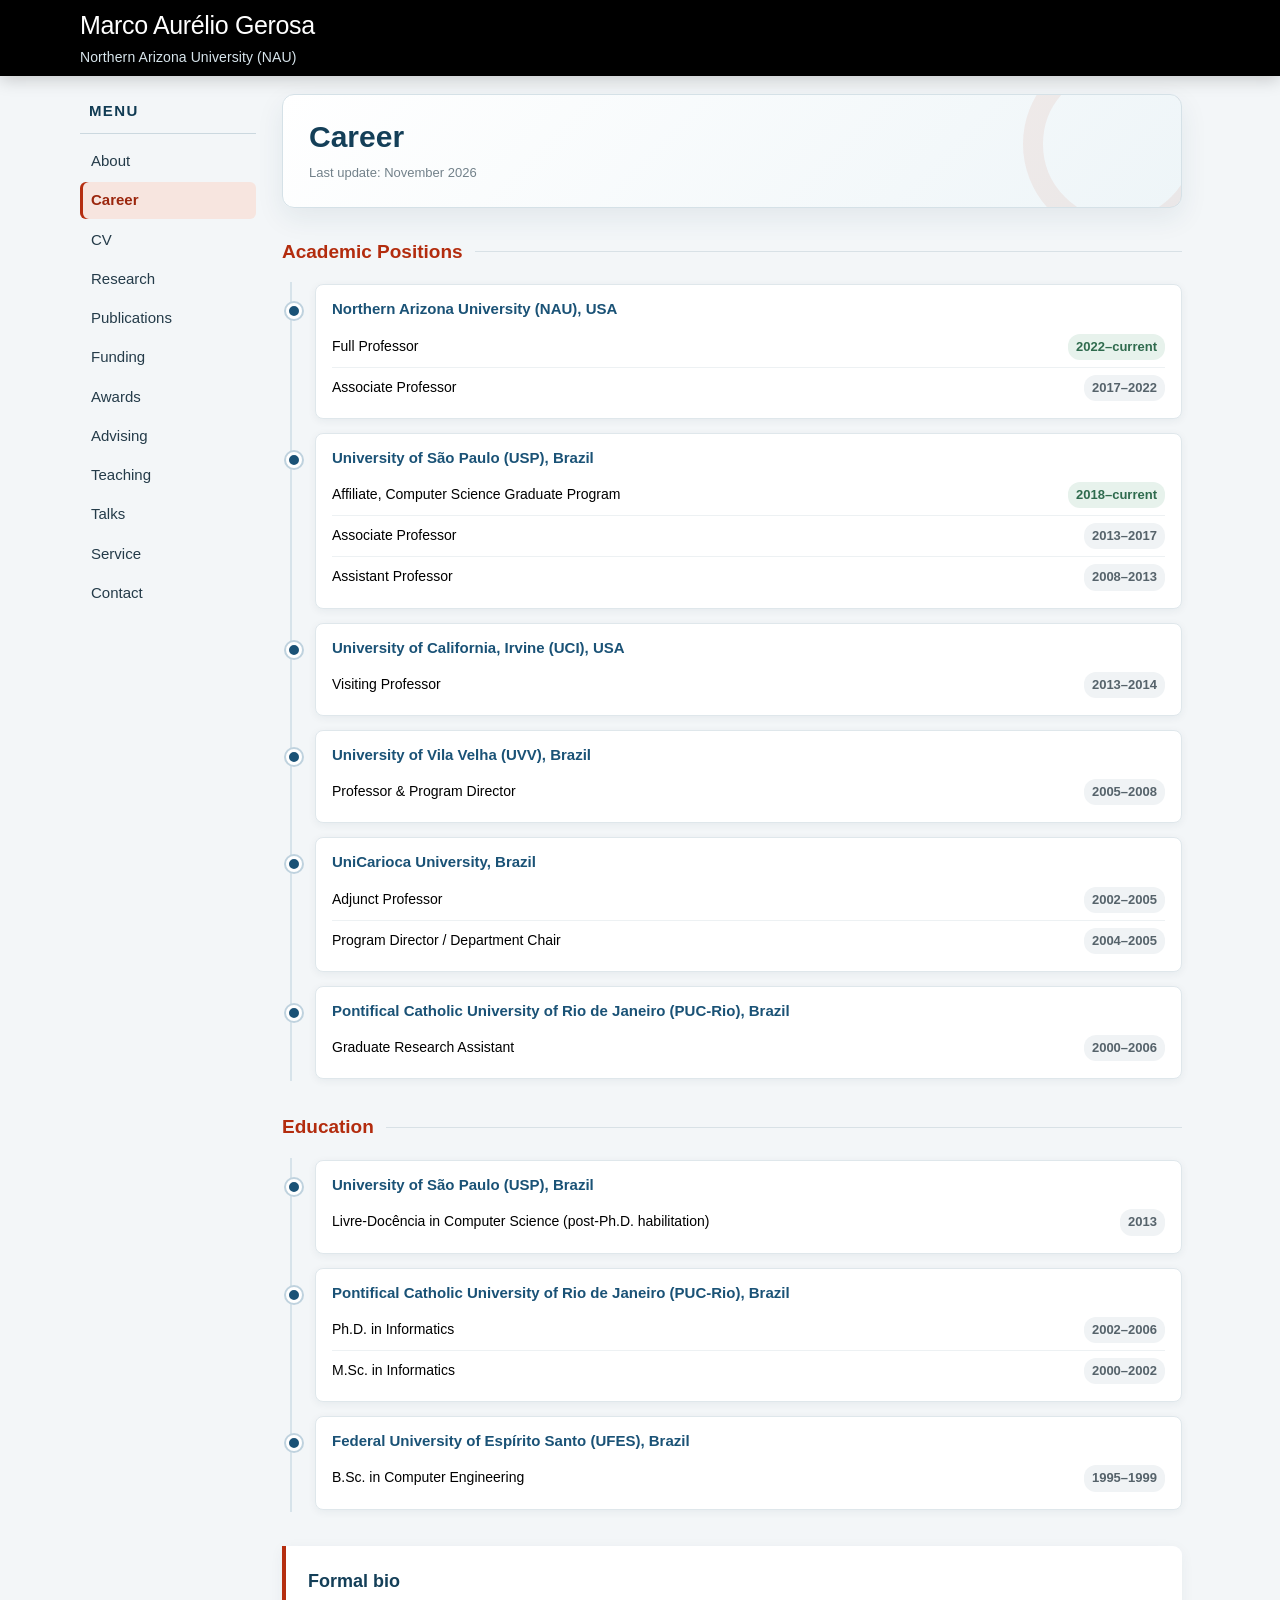
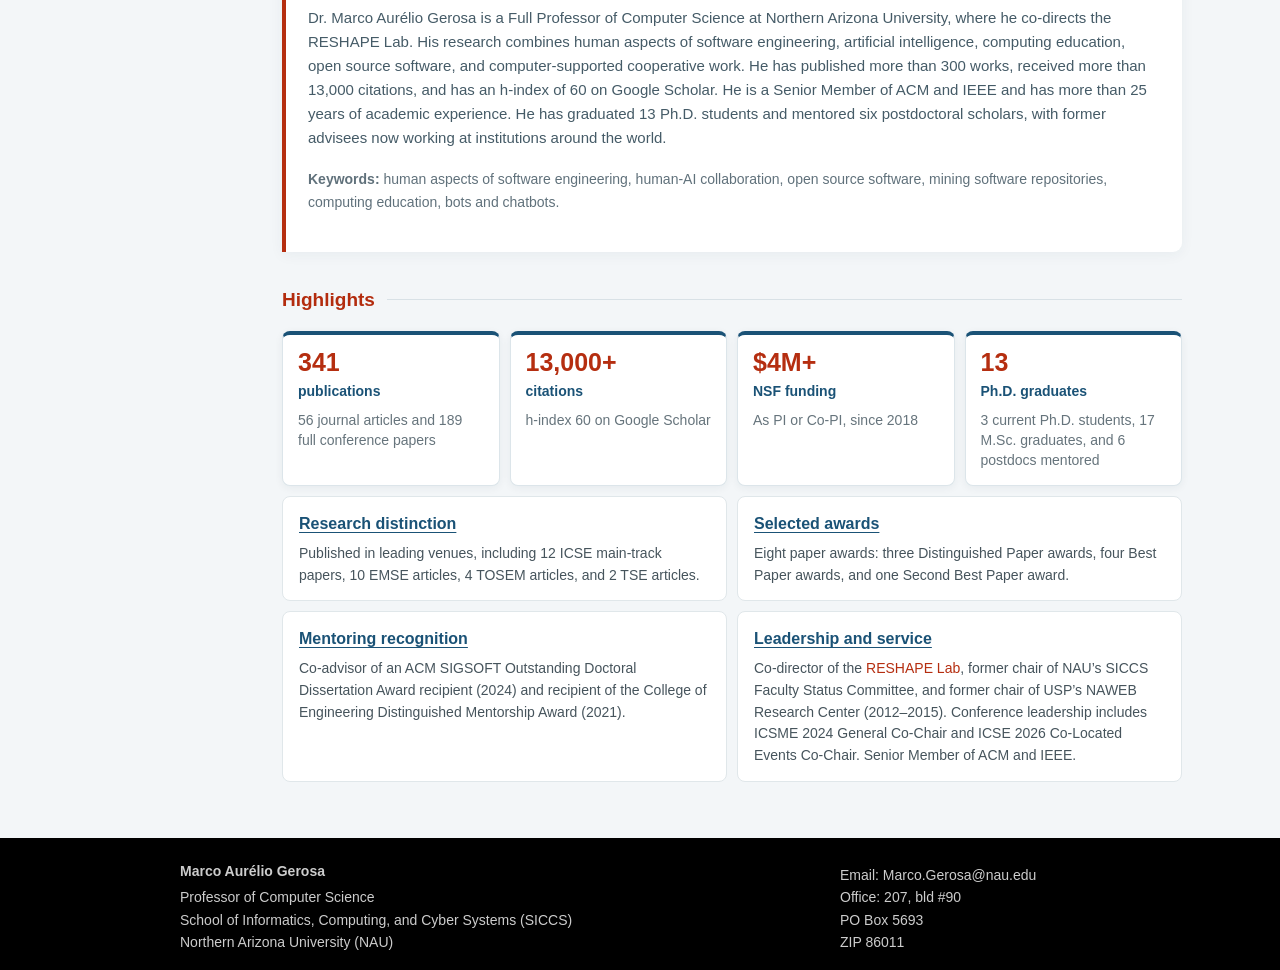
<file: career.html>
<!DOCTYPE html>
<html lang="en">
<head>
	<meta charset="utf-8" />
	<meta http-equiv="Content-Type" content="text/html; charset=utf-8" />
	<meta name="viewport" content="width=device-width, initial-scale=1" />
	<title>Career | Marco Aurélio Gerosa</title>
	<meta name="description" content="Academic appointments, education, formal biography, and selected career highlights of software engineering professor Marco Aurélio Gerosa." />
	<meta name="author" content="Marco Aurélio Gerosa" />
	<meta name="robots" content="index, follow, max-image-preview:large" />
	<link rel="canonical" href="https://www.marcoagerosa.com/career.html" />
	<meta property="og:locale" content="en_US" />
	<meta property="og:type" content="website" />
	<meta property="og:title" content="Career | Marco Aurélio Gerosa" />
	<meta property="og:description" content="Academic appointments, education, formal biography, and selected career highlights." />
	<meta property="og:url" content="https://www.marcoagerosa.com/career.html" />
	<meta property="og:image" content="https://www.marcoagerosa.com/images/Marco_Gerosa.jpg" />
	<meta property="og:image:alt" content="Portrait of Marco Aurélio Gerosa" />
	<meta name="twitter:card" content="summary" />
	<meta name="twitter:title" content="Career | Marco Aurélio Gerosa" />
	<meta name="twitter:description" content="Academic appointments, education, formal biography, and selected career highlights." />
	<meta name="twitter:image" content="https://www.marcoagerosa.com/images/Marco_Gerosa.jpg" />
	<link href="style.css?v=20261006" rel="stylesheet" type="text/css" />
	<script src="scripts/syze.min.js"></script>
	<script>
		syze.sizes(480, 600, 768, 1024);
	</script>
	<!-- Google tag (gtag.js) -->
	<script async src="https://www.googletagmanager.com/gtag/js?id=G-M0B745E5WX"></script>
	<script>
		window.dataLayer = window.dataLayer || [];
		function gtag(){dataLayer.push(arguments);}
		gtag('js', new Date());
		gtag('config', 'G-M0B745E5WX');
	</script>
	<script src="scripts/site.js?v=20260911e" defer></script>
</head>

<body>
	<a class="skip-link" href="#content">Skip to content</a>
	<div id="wrapper">
		<div class="full-width-header">
			<div class="centralizer-wrap">
				<div id="topbar">
					<div id="sitename">
						<div id="top-esq">
							<a href="index.html">Marco Aurélio Gerosa
							<br/>
							<span class="subtitle">Northern Arizona University (NAU)</span></a>
						</div>
						<!--<div id="top-dir">
							<a href="http://www.usp.br/" target="_new"><img src="images/usp-preto.jpg"></a>
						</div>-->
					</div>
				</div>
			</div>
		</div>

		<div class="centralizer-wrap">
			<div id="sidebar">
				<nav aria-label="Main navigation">
				<button class="menu-toggle" type="button" aria-expanded="true" aria-controls="menu" hidden>Menu <span aria-hidden="true">☰</span></button>
				<ul id="menu">
					<li>
						<span class="menu-heading">Menu</span>
					</li>
					<li>
						<ul>
						<li><a href="index.html">About</a></li>
						<li class="selected"><a aria-current="page" href="career.html">Career</a></li>
						<li><a href="cv.html">CV</a></li>
						<li><a href="research.html">Research</a></li>
						<li><a href="publications.html">Publications</a></li>
						<li><a href="funding.html">Funding</a></li>
						<li><a href="awards.html">Awards</a></li>
						<li><a href="advising.html">Advising</a></li>
						<li><a href="teaching.html">Teaching</a></li>
						<li><a href="talks.html">Talks</a></li>
						<!-- <li><a href="software.html">Software</a></li> -->
						<li><a href="service.html">Service</a></li>
						<!-- <li><a href="miscellaneous.html">Miscellaneous</a></li> -->
						<li><a href="contact.html">Contact</a></li>
						</ul>
					</li>
				</ul>
				</nav>
				<br/>
				<!--<div id="sidehighlight">
					<a href="http://www.wikicfp.com/cfp/servlet/event.showcfp?eventid=35917" target="_new"><img src="images/JISA.jpg" style="width: 107px; height: 142px"/><br/>
					CFP: Special Issue on "Software Engineering from a Social Network Perspective". Deadline <div id="sidehighlight2">Oct 15.</div></a>
				</div>-->
				<div id="news"> <!-- Replace all in every page -->
					<!--<h2>News</h2>
					<br>
					<p><b>Dez/2015</b> - Paper accepted for <a href="http://2016.icse.cs.txstate.edu/">ICSE</a> and <a href="http://saner.inf.usi.ch/"> SANER</a> 2016!
					<br><br>
					<p><b>Dez/2015</b> - I have been invited to the PC of ACM CSCW 2017
				--></div>

			</div>

			<main id="content" tabindex="-1">
				<div class="career-page">
					<header class="page-hero">
						<h1 class="page-title">Career</h1>
						<div class="page-updated">Last update: November 2026</div>
					</header>

					<div class="career-overview">
						<section class="career-section" aria-labelledby="academic-positions-heading">
							<h2 id="academic-positions-heading">Academic Positions</h2>
							<div class="career-timeline">
								<article class="institution">
									<h3>Northern Arizona University (NAU), USA</h3>
									<div class="position"><span>Full Professor</span><span class="position-period current">2022–current</span></div>
									<div class="position"><span>Associate Professor</span><span class="position-period">2017–2022</span></div>
								</article>

								<article class="institution">
									<h3>University of São Paulo (USP), Brazil</h3>
									<div class="position"><span>Affiliate, Computer Science Graduate Program</span><span class="position-period current">2018–current</span></div>
									<div class="position"><span>Associate Professor</span><span class="position-period">2013–2017</span></div>
									<div class="position"><span>Assistant Professor</span><span class="position-period">2008–2013</span></div>
								</article>

								<article class="institution">
									<h3>University of California, Irvine (UCI), USA</h3>
									<div class="position"><span>Visiting Professor</span><span class="position-period">2013–2014</span></div>
								</article>

								<article class="institution">
									<h3>University of Vila Velha (UVV), Brazil</h3>
									<div class="position"><span>Professor &amp; Program Director</span><span class="position-period">2005–2008</span></div>
								</article>

								<article class="institution">
									<h3>UniCarioca University, Brazil</h3>
									<div class="position"><span>Adjunct Professor</span><span class="position-period">2002–2005</span></div>
									<div class="position"><span>Program Director / Department Chair</span><span class="position-period">2004–2005</span></div>
								</article>

								<article class="institution">
									<h3>Pontifical Catholic University of Rio de Janeiro (PUC-Rio), Brazil</h3>
									<div class="position"><span>Graduate Research Assistant</span><span class="position-period">2000–2006</span></div>
								</article>
							</div>
						</section>

						<section class="career-section" aria-labelledby="education-heading">
							<h2 id="education-heading">Education</h2>
							<div class="career-timeline">
								<article class="institution">
									<h3>University of São Paulo (USP), Brazil</h3>
									<div class="position"><span>Livre-Docência in Computer Science (post-Ph.D. habilitation)</span><span class="position-period">2013</span></div>
								</article>

								<article class="institution">
									<h3>Pontifical Catholic University of Rio de Janeiro (PUC-Rio), Brazil</h3>
									<div class="position"><span>Ph.D. in Informatics</span><span class="position-period">2002–2006</span></div>
									<div class="position"><span>M.Sc. in Informatics</span><span class="position-period">2000–2002</span></div>
								</article>

								<article class="institution">
									<h3>Federal University of Espírito Santo (UFES), Brazil</h3>
									<div class="position"><span>B.Sc. in Computer Engineering</span><span class="position-period">1995–1999</span></div>
								</article>
							</div>
						</section>
					</div>

					<!-- <h2>History</h2>
					<div style="display: table;">
						<div style="display: table-cell;">
							<p>
								It all started at the age of 10, when I learned how to program on a <a href="http://en.wikipedia.org/wiki/TK90X" target="_new">TK-90X</a>. Back then, I recognized the difficulties of developing real systems. The complexity of the task challenged me, and I decided I would work with computers for the rest of my life, investigating better ways of developing software and using them to enhance people's capacities. In 1999, I majored in Computer Engineering at the <a href="http://www.inf.ufes.br" target="_new">Federal University of Espírito Santo (UFES)</a>, Brazil, where I made my first contact with the Web, a technology that I fell in love with, mainly because of its potential for connecting people and changing the world. I pursued my master's degree and Ph.D. at the <a href="http://www.inf.puc-rio.br/" target="_new">Catholic University of Rio de Janeiro (PUC-Rio)</a> in 2002 and 2006, respectively. For my doctoral dissertation, I proposed a component-based architecture to engineer web-based collaborative systems. After my Ph.D., I moved to the <a href="http://www.usp.br" target="_new">University of São Paulo (USP)</a>, where I stayed from 2008 to 2016. In 2017, I moved to the USA as an Associate Professor at Northern Arizona University (NAU), where I currently develop my teaching and research activities as a Full Professor. 
							</p>
						</div>
						
						
						<div style="display: table-cell; width: 72px; vertical-align: middle;">
							<a href="http://en.wikipedia.org/wiki/TK90X" target="_new"><img src="images/tk90x.jpg" width="70"/></a><br/><br/>
							<a href="http://www.inf.ufes.br" target="_new"><img src="images/ufes.png"  width="70"/></a><br/>
							<a href="http://www.inf.puc-rio.br/" target="_new"><img src="images/puc-rio.gif" width="70"/></a>
						</div> 
					</div>-->

					<!--
					<div style="display: table;">
						<div style="display: table-cell;">
							<p>
								In 2008, I was hired at the <a href="http://www.usp.br" target="_new">University of São Paulo (USP)</a>. At USP, I have been working on the analysis of technical and social data from software repositories, mainly from Open Source Software projects. These repositories are a rich source of information that reveals important aspects of Software Engineering, which can be leveraged as better tools to support this complex and important activity. I also worked on this theme at the <a href="http://www.uci.edu/">University of California, Irvine</a>, where I spent a sabbatical year (2013-2014). At USP, I have also evolved the technology originated in my Ph.D., which became an open source project (<a href="http://www.groupwareworkbench.org.br" target="_new">Groupware Workbench</a>). Supported by this technology, we started a collaboration with the <a href="http://www.fau.usp.br/" target="_new">Architecture and Urbanism School</a> to develop award-winning social applications, such as <a href="http://www.arquigrafia.org.br/" target="_new">Arquigrafia</a> and Smart Audio City Guide. The <a href="http://www.prp.usp.br/" target="_new">provost of research</a> institutionalized this collaboration as a center called <a href="http://nap.usp.br/naweb/" target="_new">NAWEB</a>, of which I was the first director. More than 50 students and researchers have already participated in its projects. I have also collaborated on the FP7 European project, <a href="http://www.choreos.eu" target="_new">CHOReOS</a>, which focused on the support of web service choreographies and the Internet of Things.
							</p>
						</div>
						<div style="display: table-cell; width: 72px; vertical-align: top;">
							<img src="images/usp.png" width="70"/><br/><br/>
							<img src="images/uc.png"  width="70"/><br/><br/>
							<img src="images/gw.gif" width="70"/><br/><br/>
							<img src="images/naweb.gif" width="70"/><br/><br/>
						</div>
					</div>



					<div style="display: table;">
						<div style="display: table-cell;">
							<p>
								In terms of service, I have been actively contributing to the research communities of Software Engineering (SE) and Collaborative Systems (CSCW). I am an associate chair of ACM CSCW 2016, PC chair of ICGSE 2016 and SBCARS 2016, and member of conferences such as MSR 2016 and SANER 2016. Twice, I have served as general chair and program committee chair of the Brazilian Symposium on Collaborative Systems (SBSC) as well as the general organizer of the Brazilian Symposium on Software Engineering (SBES). In addition, I was one of the program chairs of the <a href="http://criwg2013.vuw.ac.nz">CRIWG 2013</a> Conference. I have also been a guest editor for <a href="http://www.computer.org/portal/web/computingnow/archive/october2011" target="_new">IEEE Computing Now</a> and <a href="http://www.jisajournal.com/" target="_new">JISA</a> Journal. More details are available on the <a href="service.html">Service</a> page. 
							</p>
						</div>
						<div style="display: table-cell; width: 72px; vertical-align: top;">
							<img src="images/cscw.png" width="70"/><br/>
							<img src="images/criwg.gif" width="70"/><br/>
							<img src="images/JISA.jpg" width="70"/><br/>
						</div>
					</div>-->

					<!-- Christoph's suggestion:
I particularly like the personal touches, i.e., the story of how you got into computer science. Maybe you can even add a bit more, possibly a picture, about your personal life to show the human side, e.g., hobbies, family, life in São Paulo. 

use a few colours and design to differentiate sections

The amount of text is high (more than a typical CS prof website), so I think if you're planning to make changes, reduce text rather than add to it. 
-->


					<section class="career-bio" aria-labelledby="formal-bio-heading">
						<h2 id="formal-bio-heading">Formal bio</h2>
						<p>Dr. Marco Aurélio Gerosa is a Full Professor of Computer Science at Northern Arizona University, where he co-directs the RESHAPE Lab. His research combines human aspects of software engineering, artificial intelligence, computing education, open source software, and computer&#8209;supported cooperative work. He has published more than 300 works, received more than 13,000 citations, and has an h-index of 60 on Google Scholar. He is a Senior Member of ACM and IEEE and has more than 25 years of academic experience. He has graduated 13 Ph.D. students and mentored six postdoctoral scholars, with former advisees now working at institutions around the world.</p>
						<p class="career-keywords"><strong>Keywords:</strong> human aspects of software engineering, human-AI collaboration, open source software, mining software repositories, computing education, bots and chatbots.</p>
					</section>

					<section class="career-highlights career-section" id="somenumbers" aria-labelledby="career-highlights-heading">
						<h2 id="career-highlights-heading">Highlights</h2>

						<div class="career-highlight-metrics">
							<a class="career-highlight-metric" href="publications.html">
								<strong>341</strong>
								<span>publications</span>
								<small>56 journal articles and 189 full conference papers</small>
							</a>
							<a class="career-highlight-metric" href="https://scholar.google.com/citations?user=kjtuhEQAAAAJ" target="_new">
								<strong>13,000+</strong>
								<span>citations</span>
								<small>h-index 60 on Google Scholar</small>
							</a>
							<a class="career-highlight-metric" href="funding.html">
								<strong>$4M+</strong>
								<span>NSF funding</span>
								<small>As PI or Co-PI, since 2018</small>
							</a>
							<a class="career-highlight-metric" href="advising.html">
								<strong>13</strong>
								<span>Ph.D. graduates</span>
								<small>3 current Ph.D. students, 17 M.Sc. graduates, and 6 postdocs mentored</small>
							</a>
						</div>

						<div class="career-highlight-details">
							<article class="career-highlight-detail">
								<h3><a href="publications.html#publications-title">Research distinction</a></h3>
								<p>Published in leading venues, including 12 ICSE main-track papers, 10 EMSE articles, 4 TOSEM articles, and 2 TSE articles.</p>
							</article>
							<article class="career-highlight-detail">
								<h3><a href="awards.html#research-awards-heading">Selected awards</a></h3>
								<p>Eight paper awards: three Distinguished Paper awards, four Best Paper awards, and one Second Best Paper award.</p>
							</article>
							<article class="career-highlight-detail">
								<h3><a href="awards.html#mentoring-awards-heading">Mentoring recognition</a></h3>
								<p>Co-advisor of an ACM SIGSOFT Outstanding Doctoral Dissertation Award recipient (2024) and recipient of the College of Engineering Distinguished Mentorship Award (2021).</p>
							</article>
							<article class="career-highlight-detail">
								<h3><a href="service.html#event-leadership-heading">Leadership and service</a></h3>
								<p>Co-director of the <a href="https://www.reshapelab.site/" target="_new">RESHAPE Lab</a>, former chair of NAU’s SICCS Faculty Status Committee, and former chair of USP’s NAWEB Research Center (2012–2015). Conference leadership includes ICSME 2024 General Co-Chair and ICSE 2026 Co-Located Events Co-Chair. Senior Member of ACM and IEEE.</p>
							</article>
						</div>
					</section>
				</div>

			</main>
			<div class="clear"></div>
		</div>

		<div id="push"></div> <!-- needed for footer -->
	</div> <!-- close main wrapper -->

	<footer id="footer">
		<div class="centralizer-wrap">
			<div id="clustrmaps-widget"></div>
			<div class="footerbox address">
				<b>Marco Aurélio Gerosa</b>
				<ul>
					<li>Professor of Computer Science</li>
					<li>School of Informatics, Computing, and Cyber Systems (SICCS)</li>
					<li>Northern Arizona University (NAU)</li>
				</ul>
			</div>
			<div class="footerbox contact">
				<ul>
					<li>Email: Marco.Gerosa@nau.edu</li>
					<!-- <li>Voice: +1 928-523-8860</li> -->
					<li>Office: 207, bld #90</li>
					<li>PO Box 5693 <br>ZIP 86011</li>
				</ul>
			</div>
			<div class="footerbox social-icons">
				<a href="mailto:Marco.Gerosa@nau.edu" target="_new"><img src="images/email.gif" alt="E-mail" title="E-mail"/></a>
				<!--<a href="https://plus.google.com/+MarcoGerosaBR" target="_new"><img src="images/googleplus.gif" alt="Google Plus" title="Google Plus"/></a>-->
				<a href="https://x.com/gerosa_marco" target="_new" aria-label="X"><span class="x-icon" aria-hidden="true">X</span></a>
				<a href="https://www.linkedin.com/in/marco-aur%C3%A9lio-gerosa-3224621a" target="_new"><img src="images/linkedin.gif" alt="LinkedIn" title="LinkedIn" /></a>
				<br/>
				<!--<a href="mailto:Marco.Gerosa@nau.edu" target="_new"><span class="symbol">circleemail</span></a>
				<a href="https://plus.google.com/+MarcoGerosaBR" target="_new"><span class="symbol">circlegoogleplus</span></a>
				<a href="http://br.linkedin.com/pub/marco-aurélio-gerosa/1a/462/322" target="_new"><span class="symbol">circlelinkedin</span></a>
				<br/>-->
				<a href="https://dblp.org/pid/68/5072.html" target="_new"><img src="images/dblp.gif" alt="DBLP" title="DBLP" /></a>
				<a href="https://scholar.google.com/citations?user=kjtuhEQAAAAJ" target="_new"><img src="images/googlescholar.gif" alt="Google Scholar" title="Google Scholar" /></a>
				<a href="https://dl.acm.org/profile/81100523035" target="_new"><img src="images/ACM.gif" alt="ACM Digital Library" title="ACM Digital Library" /></a>
			</div>
			<!--<div class="footerbox somenumbers">
				<b>Some numbers:</b> <small>(07/2017)</small><br/>
				<a href="https://scholar.google.com/citations?user=kjtuhEQAAAAJ" target="_new">H-index: 60 (Google Scholar)</a><br/>
				<a href="publications.html">Published works: 341</a><br/>
				<a href="advising.html">Ph.D. graduates: 13</a><br/>
				<a href="career.html#somenumbers">More...</a><br/>
			</div>-->
				<!--<script type="text/javascript">var _clustrmaps = {'url' : 'http://www.ime.usp.br/~gerosa', 'user' : 1132202, 'server' : '2', 'id' : 'clustrmaps-widget', 'version' : 1, 'date' : '2014-02-13', 'lang' : 'en', 'corners' : 'square' };(function (){ var s = document.createElement('script'); s.type = 'text/javascript'; s.async = true; s.src = 'http://www2.clustrmaps.com/counter/map.js'; var x = document.getElementsByTagName('script')[0]; x.parentNode.insertBefore(s, x);})();</script><noscript><a href="http://www2.clustrmaps.com/user/5de1146aa"><img src="http://www2.clustrmaps.com/stats/maps-no_clusters/www.ime.usp.br-~gerosa-thumb.jpg" alt="Locations of visitors to this page" /></a></noscript>-->
			<div class="clear"></div>
		</div>
	</footer>

</body>
</html>
</file>
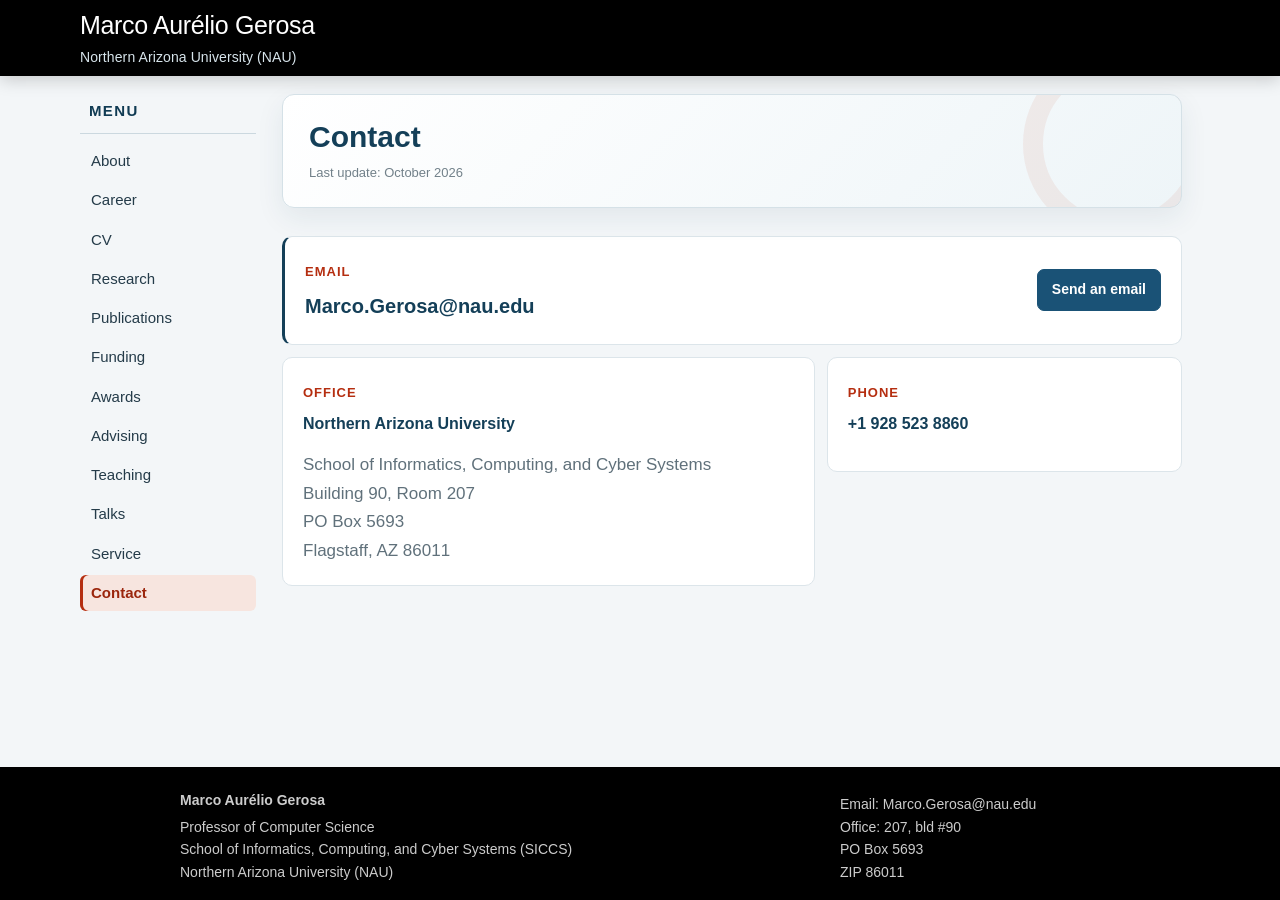
<file: contact.html>
<!DOCTYPE html>
<html lang="en">
<head>
	<meta charset="utf-8" />
	<meta http-equiv="Content-Type" content="text/html; charset=utf-8" />
	<meta name="viewport" content="width=device-width, initial-scale=1" />
	<title>Contact | Marco Aurélio Gerosa</title>
	<meta name="description" content="Contact information and office location for Marco Aurélio Gerosa, Full Professor of Computer Science at Northern Arizona University." />
	<meta name="author" content="Marco Aurélio Gerosa" />
	<meta name="robots" content="index, follow, max-image-preview:large" />
	<link rel="canonical" href="https://www.marcoagerosa.com/contact.html" />
	<meta property="og:locale" content="en_US" />
	<meta property="og:type" content="website" />
	<meta property="og:title" content="Contact | Marco Aurélio Gerosa" />
	<meta property="og:description" content="Contact information and office location at Northern Arizona University." />
	<meta property="og:url" content="https://www.marcoagerosa.com/contact.html" />
	<meta property="og:image" content="https://www.marcoagerosa.com/images/Marco_Gerosa.jpg" />
	<meta property="og:image:alt" content="Portrait of Marco Aurélio Gerosa" />
	<meta name="twitter:card" content="summary" />
	<meta name="twitter:title" content="Contact | Marco Aurélio Gerosa" />
	<meta name="twitter:description" content="Contact information and office location at Northern Arizona University." />
	<meta name="twitter:image" content="https://www.marcoagerosa.com/images/Marco_Gerosa.jpg" />
	<link href="style.css?v=20261006" rel="stylesheet" type="text/css" />
	<script src="scripts/syze.min.js"></script>
	<script>
		syze.sizes(480, 600, 768, 1024);
	</script>
	<!-- Google tag (gtag.js) -->
	<script async src="https://www.googletagmanager.com/gtag/js?id=G-M0B745E5WX"></script>
	<script>
		window.dataLayer = window.dataLayer || [];
		function gtag(){dataLayer.push(arguments);}
		gtag('js', new Date());
		gtag('config', 'G-M0B745E5WX');
	</script>
	<script src="scripts/site.js?v=20260911e" defer></script>
</head>

<body>
	<a class="skip-link" href="#content">Skip to content</a>
	<div id="wrapper">
		<div class="full-width-header">
			<div class="centralizer-wrap">
				<div id="topbar">
					<div id="sitename">
						<div id="top-esq">
							<a href="index.html">Marco Aurélio Gerosa
							<br/>
							<span class="subtitle">Northern Arizona University (NAU)</span></a>
						</div>
						<!--<div id="top-dir">
							<a href="http://www.usp.br/" target="_new"><img src="images/usp-preto.jpg"></a>
						</div>-->
					</div>
				</div>
			</div>
		</div>

		<div class="centralizer-wrap">
			<div id="sidebar">
				<nav aria-label="Main navigation">
				<button class="menu-toggle" type="button" aria-expanded="true" aria-controls="menu" hidden>Menu <span aria-hidden="true">☰</span></button>
				<ul id="menu">
					<li>
						<span class="menu-heading">Menu</span>
					</li>
					<li>
						<ul>
						<li><a href="index.html">About</a></li>
						<li><a href="career.html">Career</a></li>
						<li><a href="cv.html">CV</a></li>
						<li><a href="research.html">Research</a></li>
						<li><a href="publications.html">Publications</a></li>
						<li><a href="funding.html">Funding</a></li>
						<li><a href="awards.html">Awards</a></li>
						<li><a href="advising.html">Advising</a></li>
						<li><a href="teaching.html">Teaching</a></li>
						<li><a href="talks.html">Talks</a></li>
						<!-- <li><a href="software.html">Software</a></li> -->
						<li><a href="service.html">Service</a></li>
						<!-- <li><a href="miscellaneous.html">Miscellaneous</a></li> -->
						<li class="selected"><a aria-current="page" href="contact.html">Contact</a></li>
						</ul>
					</li>
				</ul>
				</nav>
				<br/>
				<!--<div id="sidehighlight">
					<a href="http://www.wikicfp.com/cfp/servlet/event.showcfp?eventid=35917" target="_new"><img src="images/JISA.jpg" style="width: 107px; height: 142px"/><br/>
					CFP: Special Issue on "Software Engineering from a Social Network Perspective". Deadline <div id="sidehighlight2">Oct 15.</div></a>
				</div>-->
				<div id="news"> <!-- Replace all in every page -->
					<!--<h2>News</h2>
					<br>
					<p><b>Dez/2015</b> - Paper accepted for <a href="http://2016.icse.cs.txstate.edu/">ICSE</a> and <a href="http://saner.inf.usi.ch/"> SANER</a> 2016!
					<br><br>
					<p><b>Dez/2015</b> - I have been invited to the PC of ACM CSCW 2017
				--></div>

			</div>

			<main id="content" tabindex="-1">
				<div class="contact-page">
					<header class="page-hero">
						<h1 class="page-title">Contact</h1>
						<div class="page-updated">Last update: October 2026</div>
					</header>

					<div class="contact-grid">
						<section class="contact-card contact-card-primary" aria-labelledby="contact-email-heading">
							<div class="contact-email-details">
								<span class="contact-label">Email</span>
								<h2 id="contact-email-heading">Marco.Gerosa@nau.edu</h2>
							</div>
							<a class="page-button" href="mailto:Marco.Gerosa@nau.edu">Send an email</a>
						</section>

						<section class="contact-card" aria-labelledby="contact-office-heading">
							<span class="contact-label">Office</span>
							<h2 id="contact-office-heading">Northern Arizona University</h2>
							<address>
								School of Informatics, Computing, and Cyber Systems<br>
								Building 90, Room 207<br>
								PO Box 5693<br>
								Flagstaff, AZ 86011
							</address>
						</section>

						<section class="contact-card" aria-labelledby="contact-phone-heading">
							<span class="contact-label">Phone</span>
							<h2 id="contact-phone-heading">+1 928 523 8860</h2>
						</section>
					</div>
				</div>
			</main>
			<div class="clear"></div>
		</div>

		<div id="push"></div> <!-- needed for footer -->
	</div> <!-- close main wrapper -->

	<footer id="footer">
		<div class="centralizer-wrap">
			<div id="clustrmaps-widget"></div>
			<div class="footerbox address">
				<b>Marco Aurélio Gerosa</b>
				<ul>
					<li>Professor of Computer Science</li>
					<li>School of Informatics, Computing, and Cyber Systems (SICCS)</li>
					<li>Northern Arizona University (NAU)</li>
				</ul>
			</div>
			<div class="footerbox contact">
				<ul>
					<li>Email: Marco.Gerosa@nau.edu</li>
					<li>Office: 207, bld #90</li>
					<li>PO Box 5693 <br>ZIP 86011</li>
				</ul>
			</div>
			<div class="footerbox social-icons">
				<a href="mailto:Marco.Gerosa@nau.edu" target="_new"><img src="images/email.gif" alt="E-mail" title="E-mail"/></a>
				<!--<a href="https://plus.google.com/+MarcoGerosaBR" target="_new"><img src="images/googleplus.gif" alt="Google Plus" title="Google Plus"/></a>-->
				<a href="https://x.com/gerosa_marco" target="_new" aria-label="X"><span class="x-icon" aria-hidden="true">X</span></a>
				<a href="https://www.linkedin.com/in/marco-aur%C3%A9lio-gerosa-3224621a" target="_new"><img src="images/linkedin.gif" alt="LinkedIn" title="LinkedIn" /></a>
				<br/>
				<!--<a href="mailto:Marco.Gerosa@nau.edu" target="_new"><span class="symbol">circleemail</span></a>
				<a href="https://plus.google.com/+MarcoGerosaBR" target="_new"><span class="symbol">circlegoogleplus</span></a>
				<a href="http://br.linkedin.com/pub/marco-aurélio-gerosa/1a/462/322" target="_new"><span class="symbol">circlelinkedin</span></a>
				<br/>-->
				<a href="https://dblp.org/pid/68/5072.html" target="_new"><img src="images/dblp.gif" alt="DBLP" title="DBLP" /></a>
				<a href="https://scholar.google.com/citations?user=kjtuhEQAAAAJ" target="_new"><img src="images/googlescholar.gif" alt="Google Scholar" title="Google Scholar" /></a>
				<a href="https://dl.acm.org/profile/81100523035" target="_new"><img src="images/ACM.gif" alt="ACM Digital Library" title="ACM Digital Library" /></a>
			</div>
			<!--<div class="footerbox somenumbers">
				<b>Some numbers:</b> <small>(07/2017)</small><br/>
				<a href="https://scholar.google.com/citations?user=kjtuhEQAAAAJ" target="_new">H-index: 60 (Google Scholar)</a><br/>
				<a href="publications.html">Published works: 341</a><br/>
				<a href="advising.html">Ph.D. graduates: 13</a><br/>
				<a href="career.html#somenumbers">More...</a><br/>
			</div>-->
				<!--<script type="text/javascript">var _clustrmaps = {'url' : 'http://www.ime.usp.br/~gerosa', 'user' : 1132202, 'server' : '2', 'id' : 'clustrmaps-widget', 'version' : 1, 'date' : '2014-02-13', 'lang' : 'en', 'corners' : 'square' };(function (){ var s = document.createElement('script'); s.type = 'text/javascript'; s.async = true; s.src = 'http://www2.clustrmaps.com/counter/map.js'; var x = document.getElementsByTagName('script')[0]; x.parentNode.insertBefore(s, x);})();</script><noscript><a href="http://www2.clustrmaps.com/user/5de1146aa"><img src="http://www2.clustrmaps.com/stats/maps-no_clusters/www.ime.usp.br-~gerosa-thumb.jpg" alt="Locations of visitors to this page" /></a></noscript>-->
			<div class="clear"></div>
		</div>
	</footer>

</body>
</html>
</file>
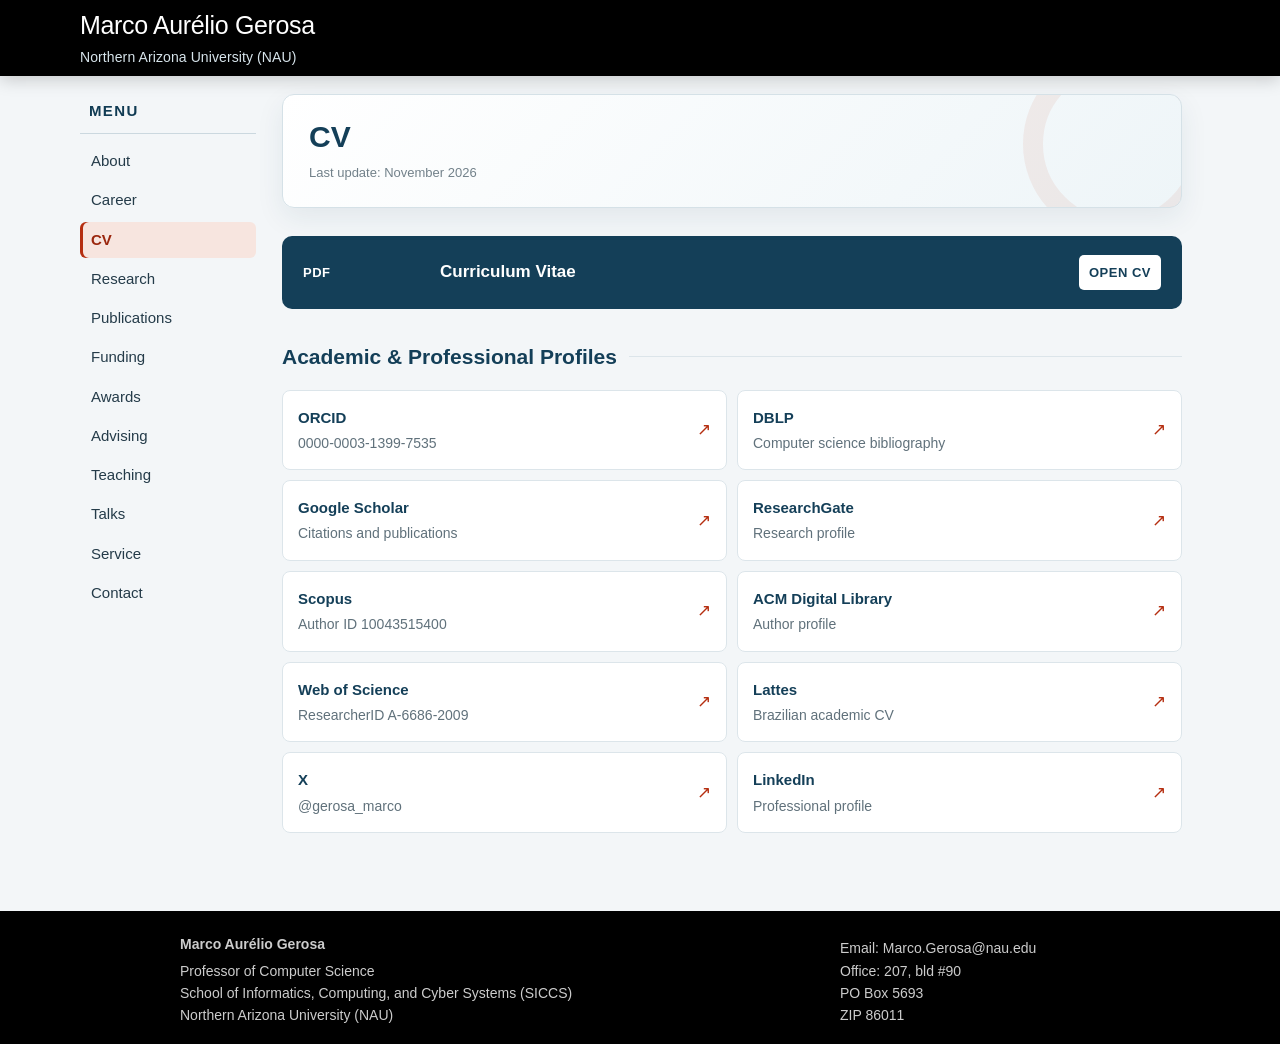
<file: cv.html>
<!DOCTYPE html>
<html lang="en">
<head>
	<meta charset="utf-8" />
	<meta http-equiv="Content-Type" content="text/html; charset=utf-8" />
	<meta name="viewport" content="width=device-width, initial-scale=1" />
	<title>CV | Marco Aurélio Gerosa</title>
	<meta name="description" content="Curriculum vitae and academic profiles of Marco Aurélio Gerosa, Full Professor of Computer Science at Northern Arizona University." />
	<meta name="author" content="Marco Aurélio Gerosa" />
	<meta name="robots" content="index, follow, max-image-preview:large" />
	<link rel="canonical" href="https://www.marcoagerosa.com/cv.html" />
	<meta property="og:locale" content="en_US" />
	<meta property="og:type" content="website" />
	<meta property="og:title" content="CV | Marco Aurélio Gerosa" />
	<meta property="og:description" content="Curriculum vitae and academic profiles of Marco Aurélio Gerosa." />
	<meta property="og:url" content="https://www.marcoagerosa.com/cv.html" />
	<meta property="og:image" content="https://www.marcoagerosa.com/images/Marco_Gerosa.jpg" />
	<meta property="og:image:alt" content="Portrait of Marco Aurélio Gerosa" />
	<meta name="twitter:card" content="summary" />
	<meta name="twitter:title" content="CV | Marco Aurélio Gerosa" />
	<meta name="twitter:description" content="Curriculum vitae and academic profiles of Marco Aurélio Gerosa." />
	<meta name="twitter:image" content="https://www.marcoagerosa.com/images/Marco_Gerosa.jpg" />
	<link href="style.css?v=20261006" rel="stylesheet" type="text/css" />
	<script src="scripts/syze.min.js"></script>
	<script>
		syze.sizes(480, 600, 768, 1024);
	</script>
	<!-- Google tag (gtag.js) -->
	<script async src="https://www.googletagmanager.com/gtag/js?id=G-M0B745E5WX"></script>
	<script>
		window.dataLayer = window.dataLayer || [];
		function gtag(){dataLayer.push(arguments);}
		gtag('js', new Date());
		gtag('config', 'G-M0B745E5WX');
	</script>
	<script src="scripts/site.js?v=20260911e" defer></script>
</head>

<body>
	<a class="skip-link" href="#content">Skip to content</a>
	<div id="wrapper">
		<div class="full-width-header">
			<div class="centralizer-wrap">
				<div id="topbar">
					<div id="sitename">
						<div id="top-esq">
							<a href="index.html">Marco Aurélio Gerosa
							<br/>
							<span class="subtitle">Northern Arizona University (NAU)</span></a>
						</div>
						<!--<div id="top-dir">
							<a href="http://www.usp.br/" target="_new"><img src="images/usp-preto.jpg"></a>
						</div>-->
					</div>
				</div>
			</div>
		</div>

		<div class="centralizer-wrap">
			<div id="sidebar">
				<nav aria-label="Main navigation">
				<button class="menu-toggle" type="button" aria-expanded="true" aria-controls="menu" hidden>Menu <span aria-hidden="true">☰</span></button>
				<ul id="menu">
					<li>
						<span class="menu-heading">Menu</span>
					</li>
					<li>
						<ul>
						<li><a href="index.html">About</a></li>
						<li><a href="career.html">Career</a></li>
						<li class="selected"><a aria-current="page" href="cv.html">CV</a></li>
						<li><a href="research.html">Research</a></li>
						<li><a href="publications.html">Publications</a></li>
						<li><a href="funding.html">Funding</a></li>
						<li><a href="awards.html">Awards</a></li>
						<li><a href="advising.html">Advising</a></li>
						<li><a href="teaching.html">Teaching</a></li>
						<li><a href="talks.html">Talks</a></li>
						<!-- <li><a href="software.html">Software</a></li> -->
						<li><a href="service.html">Service</a></li>
						<!-- <li><a href="miscellaneous.html">Miscellaneous</a></li> -->
						<li><a href="contact.html">Contact</a></li>
						</ul>
					</li>
				</ul>
				</nav>
				<br/>
				<!--<div id="sidehighlight">
					<a href="http://www.wikicfp.com/cfp/servlet/event.showcfp?eventid=35917" target="_new"><img src="images/JISA.jpg" style="width: 107px; height: 142px"/><br/>
					CFP: Special Issue on "Software Engineering from a Social Network Perspective". Deadline <div id="sidehighlight2">Oct 15.</div></a>
				</div>-->
				<div id="news"> <!-- Replace all in every page -->
					<!--<h2>News</h2>
					<br>
					<p><b>Dez/2015</b> - Paper accepted for <a href="http://2016.icse.cs.txstate.edu/">ICSE</a> and <a href="http://saner.inf.usi.ch/"> SANER</a> 2016!
					<br><br>
					<p><b>Dez/2015</b> - I have been invited to the PC of ACM CSCW 2017
				--></div>

			</div>

			<main id="content" tabindex="-1">
				<div class="profile-page">
					<header class="page-hero">
						<h1 class="page-title">CV</h1>
						<div class="page-updated">Last update: November 2026</div>
					</header>

					<a class="cv-download-card" href="memorial/MarcoGerosaEnglishCV.pdf?v=20261112">
						<span class="cv-file-label">PDF</span>
						<strong>Curriculum Vitae</strong>
						<span class="cv-download-action">Open CV</span>
					</a>

					<section class="page-section" aria-labelledby="academic-profiles-heading">
						<h2 id="academic-profiles-heading">Academic &amp; Professional Profiles</h2>
						<div class="profile-link-grid">
							<a class="profile-link-card" href="https://orcid.org/0000-0003-1399-7535" target="_new"><strong>ORCID</strong><span>0000-0003-1399-7535</span></a>
							<a class="profile-link-card" href="https://dblp.org/pid/68/5072.html" target="_new"><strong>DBLP</strong><span>Computer science bibliography</span></a>
							<a class="profile-link-card" href="https://scholar.google.com/citations?user=kjtuhEQAAAAJ" target="_new"><strong>Google Scholar</strong><span>Citations and publications</span></a>
							<a class="profile-link-card" href="https://www.researchgate.net/profile/Marco-Aurelio-Gerosa" target="_new"><strong>ResearchGate</strong><span>Research profile</span></a>
							<a class="profile-link-card" href="https://www.scopus.com/authid/detail.uri?authorId=10043515400" target="_new"><strong>Scopus</strong><span>Author ID 10043515400</span></a>
							<a class="profile-link-card" href="https://dl.acm.org/profile/81100523035" target="_new"><strong>ACM Digital Library</strong><span>Author profile</span></a>
							<a class="profile-link-card" href="https://www.webofscience.com/wos/author/record/A-6686-2009" target="_new"><strong>Web of Science</strong><span>ResearcherID A-6686-2009</span></a>
							<a class="profile-link-card" href="http://lattes.cnpq.br/4507073071352893" target="_new"><strong>Lattes</strong><span>Brazilian academic CV</span></a>
							<a class="profile-link-card" href="https://x.com/gerosa_marco" target="_new"><strong>X</strong><span>@gerosa_marco</span></a>
							<a class="profile-link-card" href="https://www.linkedin.com/in/marco-aur%C3%A9lio-gerosa-3224621a" target="_new"><strong>LinkedIn</strong><span>Professional profile</span></a>
						</div>
					</section>
				</div>

			</main>
			<div class="clear"></div>
		</div>

		<div id="push"></div> <!-- needed for footer -->
	</div> <!-- close main wrapper -->

	<footer id="footer">
		<div class="centralizer-wrap">
			<div id="clustrmaps-widget"></div>
			<div class="footerbox address">
				<b>Marco Aurélio Gerosa</b>
				<ul>
					<li>Professor of Computer Science</li>
					<li>School of Informatics, Computing, and Cyber Systems (SICCS)</li>
					<li>Northern Arizona University (NAU)</li>
				</ul>
			</div>
			<div class="footerbox contact">
				<ul>
					<li>Email: Marco.Gerosa@nau.edu</li>
					<!-- <li>Voice: +1 928-523-8860</li> -->
					<li>Office: 207, bld #90</li>
					<li>PO Box 5693 <br>ZIP 86011</li>
				</ul>
			</div>
			<div class="footerbox social-icons">
				<a href="mailto:Marco.Gerosa@nau.edu" target="_new"><img src="images/email.gif" alt="E-mail" title="E-mail"/></a>
				<!--<a href="https://plus.google.com/+MarcoGerosaBR" target="_new"><img src="images/googleplus.gif" alt="Google Plus" title="Google Plus"/></a>-->
				<a href="https://x.com/gerosa_marco" target="_new" aria-label="X"><span class="x-icon" aria-hidden="true">X</span></a>
				<a href="https://www.linkedin.com/in/marco-aur%C3%A9lio-gerosa-3224621a" target="_new"><img src="images/linkedin.gif" alt="LinkedIn" title="LinkedIn" /></a>
				<br/>
				<!--<a href="mailto:Marco.Gerosa@nau.edu" target="_new"><span class="symbol">circleemail</span></a>
				<a href="https://plus.google.com/+MarcoGerosaBR" target="_new"><span class="symbol">circlegoogleplus</span></a>
				<a href="http://br.linkedin.com/pub/marco-aurélio-gerosa/1a/462/322" target="_new"><span class="symbol">circlelinkedin</span></a>
				<br/>-->
				<a href="https://dblp.org/pid/68/5072.html" target="_new"><img src="images/dblp.gif" alt="DBLP" title="DBLP" /></a>
				<a href="https://scholar.google.com/citations?user=kjtuhEQAAAAJ" target="_new"><img src="images/googlescholar.gif" alt="Google Scholar" title="Google Scholar" /></a>
				<a href="https://dl.acm.org/profile/81100523035" target="_new"><img src="images/ACM.gif" alt="ACM Digital Library" title="ACM Digital Library" /></a>
			</div>
			<!--<div class="footerbox somenumbers">
				<b>Some numbers:</b> <small>(07/2017)</small><br/>
				<a href="https://scholar.google.com/citations?user=kjtuhEQAAAAJ" target="_new">H-index: 60 (Google Scholar)</a><br/>
				<a href="publications.html">Published works: 341</a><br/>
				<a href="advising.html">Ph.D. graduates: 13</a><br/>
				<a href="career.html#somenumbers">More...</a><br/>
			</div>-->
				<!--<script type="text/javascript">var _clustrmaps = {'url' : 'http://www.ime.usp.br/~gerosa', 'user' : 1132202, 'server' : '2', 'id' : 'clustrmaps-widget', 'version' : 1, 'date' : '2014-02-13', 'lang' : 'en', 'corners' : 'square' };(function (){ var s = document.createElement('script'); s.type = 'text/javascript'; s.async = true; s.src = 'http://www2.clustrmaps.com/counter/map.js'; var x = document.getElementsByTagName('script')[0]; x.parentNode.insertBefore(s, x);})();</script><noscript><a href="http://www2.clustrmaps.com/user/5de1146aa"><img src="http://www2.clustrmaps.com/stats/maps-no_clusters/www.ime.usp.br-~gerosa-thumb.jpg" alt="Locations of visitors to this page" /></a></noscript>-->
			<div class="clear"></div>
		</div>
	</footer>

</body>
</html>
</file>
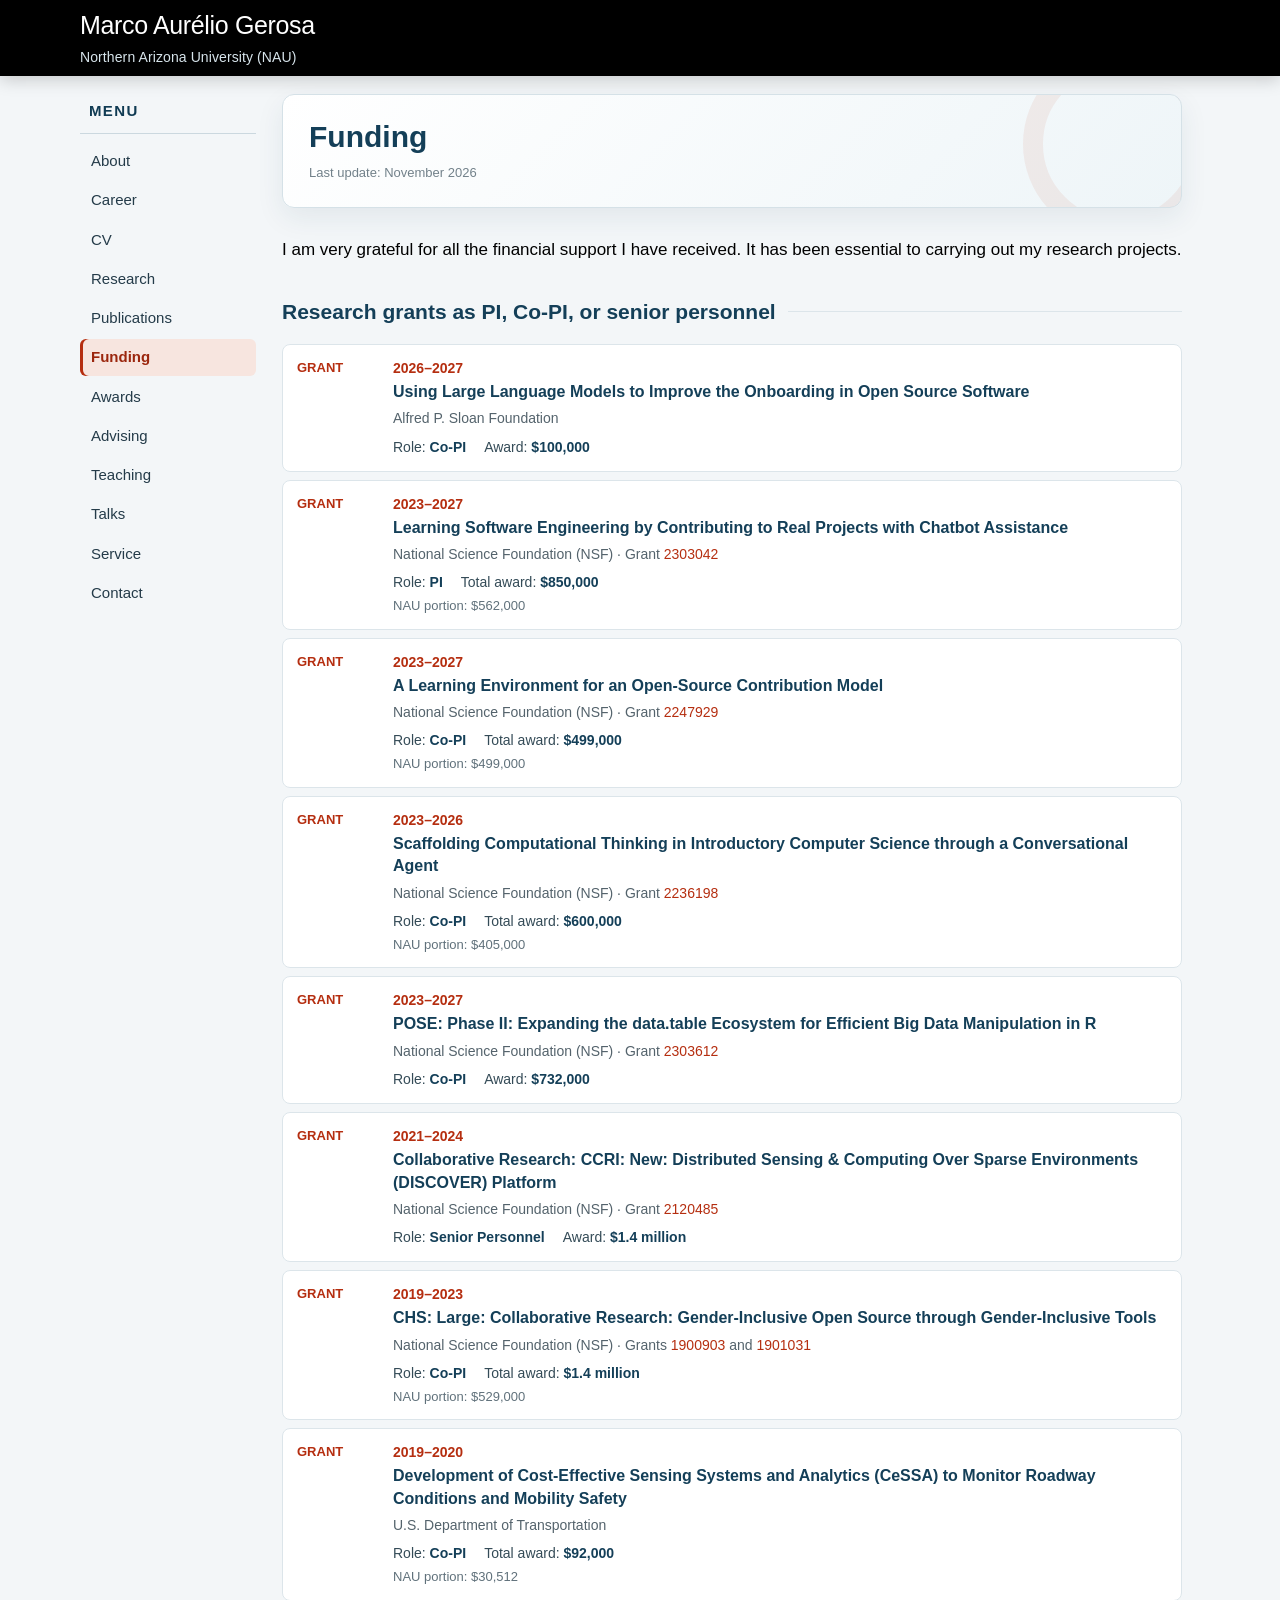
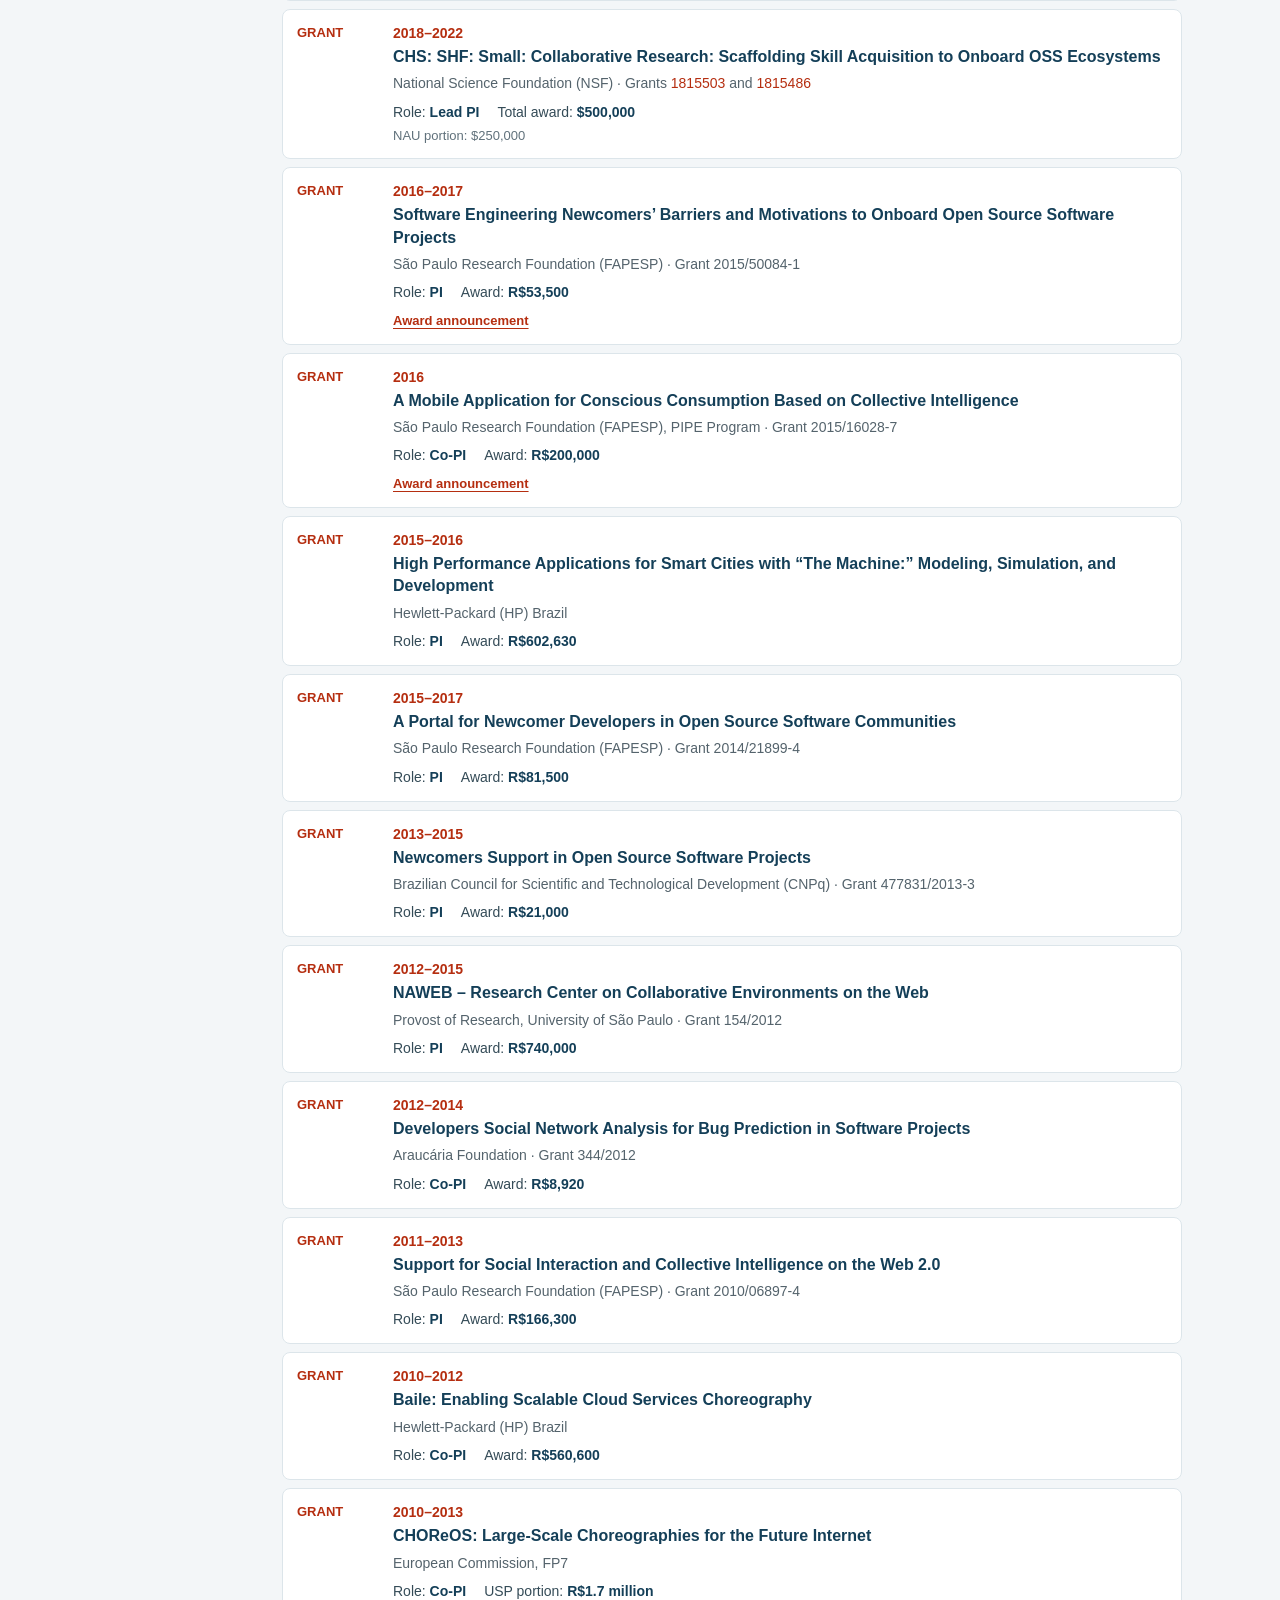
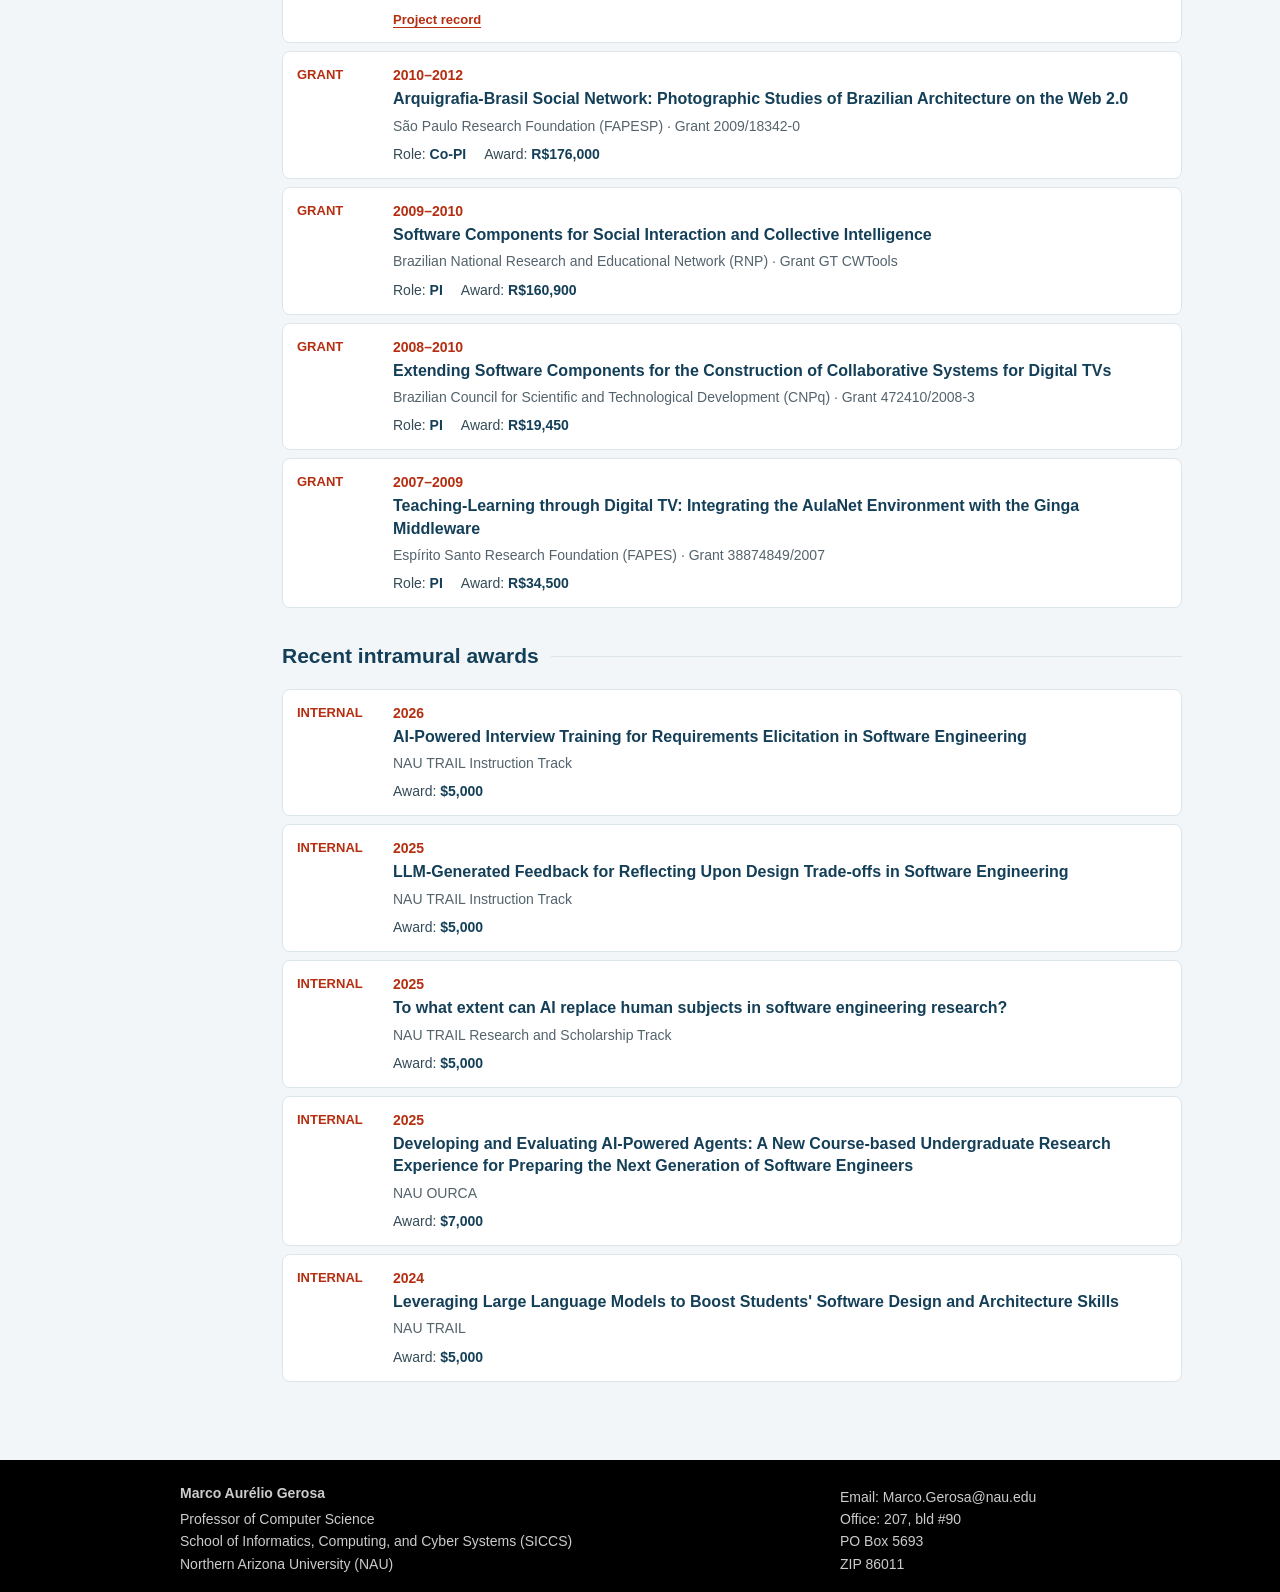
<file: funding.html>
<!DOCTYPE html>
<html lang="en">
<head>
	<meta charset="utf-8" />
	<meta http-equiv="Content-Type" content="text/html; charset=utf-8" />
	<meta name="viewport" content="width=device-width, initial-scale=1" />
	<title>Funding | Marco Aurélio Gerosa</title>
	<meta name="description" content="Research grants and intramural awards supporting Marco Aurélio Gerosa's work in software engineering, artificial intelligence, and computing education." />
	<meta name="author" content="Marco Aurélio Gerosa" />
	<meta name="robots" content="index, follow, max-image-preview:large" />
	<link rel="canonical" href="https://www.marcoagerosa.com/funding.html" />
	<meta property="og:locale" content="en_US" />
	<meta property="og:type" content="website" />
	<meta property="og:title" content="Funding | Marco Aurélio Gerosa" />
	<meta property="og:description" content="Research grants and intramural awards in software engineering, AI, and computing education." />
	<meta property="og:url" content="https://www.marcoagerosa.com/funding.html" />
	<meta property="og:image" content="https://www.marcoagerosa.com/images/Marco_Gerosa.jpg" />
	<meta property="og:image:alt" content="Portrait of Marco Aurélio Gerosa" />
	<meta name="twitter:card" content="summary" />
	<meta name="twitter:title" content="Funding | Marco Aurélio Gerosa" />
	<meta name="twitter:description" content="Research grants and intramural awards in software engineering, AI, and computing education." />
	<meta name="twitter:image" content="https://www.marcoagerosa.com/images/Marco_Gerosa.jpg" />
	<link href="style.css?v=20261006" rel="stylesheet" type="text/css" />
	<script src="scripts/syze.min.js"></script>
	<script>
		syze.sizes(480, 600, 768, 1024);
	</script>
	<!-- Google tag (gtag.js) -->
	<script async src="https://www.googletagmanager.com/gtag/js?id=G-M0B745E5WX"></script>
	<script>
		window.dataLayer = window.dataLayer || [];
		function gtag(){dataLayer.push(arguments);}
		gtag('js', new Date());
		gtag('config', 'G-M0B745E5WX');
	</script>
	<script src="scripts/site.js?v=20260911e" defer></script>
</head>

<body>
	<a class="skip-link" href="#content">Skip to content</a>
	<div id="wrapper">
		<div class="full-width-header">
			<div class="centralizer-wrap">
				<div id="topbar">
					<div id="sitename">
						<div id="top-esq">
							<a href="index.html">Marco Aurélio Gerosa
							<br/>
							<span class="subtitle">Northern Arizona University (NAU)</span></a>
						</div>
						<!--<div id="top-dir">
							<a href="http://www.usp.br/" target="_new"><img src="images/usp-preto.jpg"></a>
						</div>-->
					</div>
				</div>
			</div>
		</div>

		<div class="centralizer-wrap">
			<div id="sidebar">
				<nav aria-label="Main navigation">
				<button class="menu-toggle" type="button" aria-expanded="true" aria-controls="menu" hidden>Menu <span aria-hidden="true">☰</span></button>
				<ul id="menu">
					<li>
						<span class="menu-heading">Menu</span>
					</li>
					<li>
						<ul>
						<li><a href="index.html">About</a></li>
						<li><a href="career.html">Career</a></li>
						<li><a href="cv.html">CV</a></li>
						<li><a href="research.html">Research</a></li>
						<li><a href="publications.html">Publications</a></li>
						<li class="selected"><a aria-current="page" href="funding.html">Funding</a></li>
						<li><a href="awards.html">Awards</a></li>
						<li><a href="advising.html">Advising</a></li>
						<li><a href="teaching.html">Teaching</a></li>
						<li><a href="talks.html">Talks</a></li>
						<!-- <li><a href="software.html">Software</a></li> -->
						<li><a href="service.html">Service</a></li>
						<!-- <li><a href="miscellaneous.html">Miscellaneous</a></li> -->
						<li><a href="contact.html">Contact</a></li>
						</ul>
					</li>
				</ul>
				</nav>
				<br/>
				<!--<div id="sidehighlight">
					<a href="http://www.wikicfp.com/cfp/servlet/event.showcfp?eventid=35917" target="_new"><img src="images/JISA.jpg" style="width: 107px; height: 142px"/><br/>
					CFP: Special Issue on "Software Engineering from a Social Network Perspective". Deadline <div id="sidehighlight2">Oct 15.</div></a>
				</div>-->
				<div id="news"> <!-- Replace all in every page -->
					<!--<h2>News</h2>
					<br>
					<p><b>Dez/2015</b> - Paper accepted for <a href="http://2016.icse.cs.txstate.edu/">ICSE</a> and <a href="http://saner.inf.usi.ch/"> SANER</a> 2016!
					<br><br>
					<p><b>Dez/2015</b> - I have been invited to the PC of ACM CSCW 2017
				--></div>

			</div>

			<main id="content" tabindex="-1">
				<div class="funding-page">
					<header class="page-hero">
						<h1 class="page-title">Funding</h1>
						<span class="page-updated">Last update: November 2026</span>
					</header>

					<p class="funding-acknowledgment">I am very grateful for all the financial support I have received. It has been essential to carrying out my research projects.</p>

					<section class="page-section">
					<h2>Research grants as PI, Co-PI, or senior personnel</h2>
					
					<ul id="lista3" class="funding-list">
						<li>
							<span class="funding-period">2026–2027</span>
							<strong class="funding-title">Using Large Language Models to Improve the Onboarding in Open Source Software</strong>
							<span class="funding-source">Alfred P. Sloan Foundation</span>
							<span class="funding-details"><span>Role: <b>Co-PI</b></span><span>Award: <b>$100,000</b></span></span>
						</li>
						<li>
							<span class="funding-period">2023–2027</span>
							<strong class="funding-title">Learning Software Engineering by Contributing to Real Projects with Chatbot Assistance</strong>
							<span class="funding-source">National Science Foundation (NSF) · Grant <a href="https://www.nsf.gov/awardsearch/show-award/?AWD_ID=2303042" aria-label="NSF award 2303042">2303042</a></span>
							<span class="funding-details"><span>Role: <b>PI</b></span><span>Total award: <b>$850,000</b></span></span>
							<span class="funding-share">NAU portion: $562,000</span>
						</li>
						<li>
							<span class="funding-period">2023–2027</span>
							<strong class="funding-title">A Learning Environment for an Open-Source Contribution Model</strong>
							<span class="funding-source">National Science Foundation (NSF) · Grant <a href="https://www.nsf.gov/awardsearch/show-award/?AWD_ID=2247929" aria-label="NSF award 2247929">2247929</a></span>
							<span class="funding-details"><span>Role: <b>Co-PI</b></span><span>Total award: <b>$499,000</b></span></span>
							<span class="funding-share">NAU portion: $499,000</span>
						</li>
						<li>
							<span class="funding-period">2023–2026</span>
							<strong class="funding-title">Scaffolding Computational Thinking in Introductory Computer Science through a Conversational Agent</strong>
							<span class="funding-source">National Science Foundation (NSF) · Grant <a href="https://www.nsf.gov/awardsearch/show-award/?AWD_ID=2236198" aria-label="NSF award 2236198">2236198</a></span>
							<span class="funding-details"><span>Role: <b>Co-PI</b></span><span>Total award: <b>$600,000</b></span></span>
							<span class="funding-share">NAU portion: $405,000</span>
						</li>
						<li>
							<span class="funding-period">2023–2027</span>
							<strong class="funding-title">POSE: Phase II: Expanding the data.table Ecosystem for Efficient Big Data Manipulation in R</strong>
							<span class="funding-source">National Science Foundation (NSF) · Grant <a href="https://www.nsf.gov/awardsearch/show-award/?AWD_ID=2303612" aria-label="NSF award 2303612">2303612</a></span>
							<span class="funding-details"><span>Role: <b>Co-PI</b></span><span>Award: <b>$732,000</b></span></span>
						</li>
	

						<li>
							<span class="funding-period">2021–2024</span>
							<strong class="funding-title">Collaborative Research: CCRI: New: Distributed Sensing &amp; Computing Over Sparse Environments (DISCOVER) Platform</strong>
							<span class="funding-source">National Science Foundation (NSF) · Grant <a href="https://www.nsf.gov/awardsearch/show-award/?AWD_ID=2120485" aria-label="NSF award 2120485">2120485</a></span>
							<span class="funding-details"><span>Role: <b>Senior Personnel</b></span><span>Award: <b>$1.4 million</b></span></span>
						</li>
						<li>
							<span class="funding-period">2019–2023</span>
							<strong class="funding-title">CHS: Large: Collaborative Research: Gender-Inclusive Open Source through Gender-Inclusive Tools</strong>
							<span class="funding-source">National Science Foundation (NSF) · Grants <a href="https://www.nsf.gov/awardsearch/show-award/?AWD_ID=1900903" aria-label="NSF award 1900903">1900903</a> and <a href="https://www.nsf.gov/awardsearch/show-award/?AWD_ID=1901031" aria-label="NSF award 1901031">1901031</a></span>
							<span class="funding-details"><span>Role: <b>Co-PI</b></span><span>Total award: <b>$1.4 million</b></span></span>
							<span class="funding-share">NAU portion: $529,000</span>
						</li>
						<li>
							<span class="funding-period">2019–2020</span>
							<strong class="funding-title">Development of Cost-Effective Sensing Systems and Analytics (CeSSA) to Monitor Roadway Conditions and Mobility Safety</strong>
							<span class="funding-source">U.S. Department of Transportation</span>
							<span class="funding-details"><span>Role: <b>Co-PI</b></span><span>Total award: <b>$92,000</b></span></span>
							<span class="funding-share">NAU portion: $30,512</span>
						</li>
						<li>
							<span class="funding-period">2018–2022</span>
							<strong class="funding-title">CHS: SHF: Small: Collaborative Research: Scaffolding Skill Acquisition to Onboard OSS Ecosystems</strong>
							<span class="funding-source">National Science Foundation (NSF) · Grants <a href="https://www.nsf.gov/awardsearch/show-award/?AWD_ID=1815503" aria-label="NSF award 1815503">1815503</a> and <a href="https://www.nsf.gov/awardsearch/show-award/?AWD_ID=1815486" aria-label="NSF award 1815486">1815486</a></span>
							<span class="funding-details"><span>Role: <b>Lead PI</b></span><span>Total award: <b>$500,000</b></span></span>
							<span class="funding-share">NAU portion: $250,000</span>
						</li>




						<li>
							<span class="funding-period">2016–2017</span>
							<strong class="funding-title">Software Engineering Newcomers’ Barriers and Motivations to Onboard Open Source Software Projects</strong>
							<span class="funding-source">São Paulo Research Foundation (FAPESP) · Grant 2015/50084-1</span>
							<span class="funding-details"><span>Role: <b>PI</b></span><span>Award: <b>R$53,500</b></span></span>
							<span class="resource-links"><a href="https://fapesp.br/en/9603/fapesp-announces-result-of-call-for-proposals-for-sprint" aria-label="FAPESP award announcement for grant 2015/50084-1">Award announcement</a></span>
						</li>
						<li>
							<span class="funding-period">2016</span>
							<strong class="funding-title">A Mobile Application for Conscious Consumption Based on Collective Intelligence</strong>
							<span class="funding-source">São Paulo Research Foundation (FAPESP), PIPE Program · Grant 2015/16028-7</span>
							<span class="funding-details"><span>Role: <b>Co-PI</b></span><span>Award: <b>R$200,000</b></span></span>
							<span class="resource-links"><a href="https://fapesp.br/pipe/fapesp_anuncia_projetos_aprovados_no_3%C2%BA_ciclo_de_2015_do_pipe/6/" aria-label="FAPESP award announcement for grant 2015/16028-7">Award announcement</a></span>
						</li>
						<li>
							<span class="funding-period">2015–2016</span>
							<strong class="funding-title">High Performance Applications for Smart Cities with “The Machine:” Modeling, Simulation, and Development</strong>
							<span class="funding-source">Hewlett-Packard (HP) Brazil</span>
							<span class="funding-details"><span>Role: <b>PI</b></span><span>Award: <b>R$602,630</b></span></span>
						</li>
						<li>
							<span class="funding-period">2015–2017</span>
							<strong class="funding-title">A Portal for Newcomer Developers in Open Source Software Communities</strong>
							<span class="funding-source">São Paulo Research Foundation (FAPESP) · Grant 2014/21899-4</span>
							<span class="funding-details"><span>Role: <b>PI</b></span><span>Award: <b>R$81,500</b></span></span>
						</li>
						<li>
							<span class="funding-period">2013–2015</span>
							<strong class="funding-title">Newcomers Support in Open Source Software Projects</strong>
							<span class="funding-source">Brazilian Council for Scientific and Technological Development (CNPq) · Grant 477831/2013-3</span>
							<span class="funding-details"><span>Role: <b>PI</b></span><span>Award: <b>R$21,000</b></span></span>
						</li>



						<li>
							<span class="funding-period">2012–2015</span>
							<strong class="funding-title">NAWEB – Research Center on Collaborative Environments on the Web</strong>
							<span class="funding-source">Provost of Research, University of São Paulo · Grant 154/2012</span>
							<span class="funding-details"><span>Role: <b>PI</b></span><span>Award: <b>R$740,000</b></span></span>
						</li>
						<li>
							<span class="funding-period">2012–2014</span>
							<strong class="funding-title">Developers Social Network Analysis for Bug Prediction in Software Projects</strong>
							<span class="funding-source">Araucária Foundation · Grant 344/2012</span>
							<span class="funding-details"><span>Role: <b>Co-PI</b></span><span>Award: <b>R$8,920</b></span></span>
						</li>
						<li>
							<span class="funding-period">2011–2013</span>
							<strong class="funding-title">Support for Social Interaction and Collective Intelligence on the Web 2.0</strong>
							<span class="funding-source">São Paulo Research Foundation (FAPESP) · Grant 2010/06897-4</span>
							<span class="funding-details"><span>Role: <b>PI</b></span><span>Award: <b>R$166,300</b></span></span>
						</li>
						<li>
							<span class="funding-period">2010–2012</span>
							<strong class="funding-title">Baile: Enabling Scalable Cloud Services Choreography</strong>
							<span class="funding-source">Hewlett-Packard (HP) Brazil</span>
							<span class="funding-details"><span>Role: <b>Co-PI</b></span><span>Award: <b>R$560,600</b></span></span>
						</li>
						<li>
							<span class="funding-period">2010–2013</span>
							<strong class="funding-title">CHOReOS: Large-Scale Choreographies for the Future Internet</strong>
							<span class="funding-source">European Commission, FP7</span>
							<span class="funding-details"><span>Role: <b>Co-PI</b></span><span>USP portion: <b>R$1.7 million</b></span></span>
							<span class="resource-links"><a href="https://cordis.europa.eu/project/id/257178/results" aria-label="CHOReOS European Commission project record">Project record</a></span>
						</li>



						<li>
							<span class="funding-period">2010–2012</span>
							<strong class="funding-title">Arquigrafia-Brasil Social Network: Photographic Studies of Brazilian Architecture on the Web 2.0</strong>
							<span class="funding-source">São Paulo Research Foundation (FAPESP) · Grant 2009/18342-0</span>
							<span class="funding-details"><span>Role: <b>Co-PI</b></span><span>Award: <b>R$176,000</b></span></span>
						</li>
						<li>
							<span class="funding-period">2009–2010</span>
							<strong class="funding-title">Software Components for Social Interaction and Collective Intelligence</strong>
							<span class="funding-source">Brazilian National Research and Educational Network (RNP) · Grant GT CWTools</span>
							<span class="funding-details"><span>Role: <b>PI</b></span><span>Award: <b>R$160,900</b></span></span>
						</li>
						<li>
							<span class="funding-period">2008–2010</span>
							<strong class="funding-title">Extending Software Components for the Construction of Collaborative Systems for Digital TVs</strong>
							<span class="funding-source">Brazilian Council for Scientific and Technological Development (CNPq) · Grant 472410/2008-3</span>
							<span class="funding-details"><span>Role: <b>PI</b></span><span>Award: <b>R$19,450</b></span></span>
						</li>
						<li>
							<span class="funding-period">2007–2009</span>
							<strong class="funding-title">Teaching-Learning through Digital TV: Integrating the AulaNet Environment with the Ginga Middleware</strong>
							<span class="funding-source">Espírito Santo Research Foundation (FAPES) · Grant 38874849/2007</span>
							<span class="funding-details"><span>Role: <b>PI</b></span><span>Award: <b>R$34,500</b></span></span>
						</li>
					</ul>
					</section>



					<section class="page-section">
						<h2>Recent intramural awards</h2>
						<ul class="funding-list compact">
							<li><span class="funding-period">2026</span><strong class="funding-title">AI-Powered Interview Training for Requirements Elicitation in Software Engineering</strong><span class="funding-source">NAU TRAIL Instruction Track</span><span class="funding-details"><span>Award: <b>$5,000</b></span></span></li>
							<li><span class="funding-period">2025</span><strong class="funding-title">LLM-Generated Feedback for Reflecting Upon Design Trade-offs in Software Engineering</strong><span class="funding-source">NAU TRAIL Instruction Track</span><span class="funding-details"><span>Award: <b>$5,000</b></span></span></li>
							<li><span class="funding-period">2025</span><strong class="funding-title">To what extent can AI replace human subjects in software engineering research?</strong><span class="funding-source">NAU TRAIL Research and Scholarship Track</span><span class="funding-details"><span>Award: <b>$5,000</b></span></span></li>
							<li><span class="funding-period">2025</span><strong class="funding-title">Developing and Evaluating AI-Powered Agents: A New Course-based Undergraduate Research Experience for Preparing the Next Generation of Software Engineers</strong><span class="funding-source">NAU OURCA</span><span class="funding-details"><span>Award: <b>$7,000</b></span></span></li>
							<li><span class="funding-period">2024</span><strong class="funding-title">Leveraging Large Language Models to Boost Students' Software Design and Architecture Skills</strong><span class="funding-source">NAU TRAIL</span><span class="funding-details"><span>Award: <b>$5,000</b></span></span></li>
						</ul>
					</section>
				</div>


			</main>
			<div class="clear"></div>
		</div>

		<div id="push"></div> <!-- needed for footer -->
	</div> <!-- close main wrapper -->

	<footer id="footer">
		<div class="centralizer-wrap">
			<div id="clustrmaps-widget"></div>
			<div class="footerbox address">
				<b>Marco Aurélio Gerosa</b>
				<ul>
					<li>Professor of Computer Science</li>
					<li>School of Informatics, Computing, and Cyber Systems (SICCS)</li>
					<li>Northern Arizona University (NAU)</li>
				</ul>
			</div>
			<div class="footerbox contact">
				<ul>
					<li>Email: Marco.Gerosa@nau.edu</li>
					<!-- <li>Voice: +1 928-523-8860</li> -->
					<li>Office: 207, bld #90</li>
					<li>PO Box 5693 <br>ZIP 86011</li>
				</ul>
			</div>
			<div class="footerbox social-icons">
				<a href="mailto:Marco.Gerosa@nau.edu" target="_new"><img src="images/email.gif" alt="E-mail" title="E-mail"/></a>
				<!--<a href="https://plus.google.com/+MarcoGerosaBR" target="_new"><img src="images/googleplus.gif" alt="Google Plus" title="Google Plus"/></a>-->
				<a href="https://x.com/gerosa_marco" target="_new" aria-label="X"><span class="x-icon" aria-hidden="true">X</span></a>
				<a href="https://www.linkedin.com/in/marco-aur%C3%A9lio-gerosa-3224621a" target="_new"><img src="images/linkedin.gif" alt="LinkedIn" title="LinkedIn" /></a>
				<br/>
				<!--<a href="mailto:Marco.Gerosa@nau.edu" target="_new"><span class="symbol">circleemail</span></a>
				<a href="https://plus.google.com/+MarcoGerosaBR" target="_new"><span class="symbol">circlegoogleplus</span></a>
				<a href="http://br.linkedin.com/pub/marco-aurélio-gerosa/1a/462/322" target="_new"><span class="symbol">circlelinkedin</span></a>
				<br/>-->
				<a href="https://dblp.org/pid/68/5072.html" target="_new"><img src="images/dblp.gif" alt="DBLP" title="DBLP" /></a>
				<a href="https://scholar.google.com/citations?user=kjtuhEQAAAAJ" target="_new"><img src="images/googlescholar.gif" alt="Google Scholar" title="Google Scholar" /></a>
				<a href="https://dl.acm.org/profile/81100523035" target="_new"><img src="images/ACM.gif" alt="ACM Digital Library" title="ACM Digital Library" /></a>
			</div>
			<!--<div class="footerbox somenumbers">
				<b>Some numbers:</b> <small>(07/2017)</small><br/>
				<a href="https://scholar.google.com/citations?user=kjtuhEQAAAAJ" target="_new">H-index: 60 (Google Scholar)</a><br/>
				<a href="publications.html">Published works: 341</a><br/>
				<a href="advising.html">Ph.D. graduates: 13</a><br/>
				<a href="career.html#somenumbers">More...</a><br/>
			</div>-->
				<!--<script type="text/javascript">var _clustrmaps = {'url' : 'http://www.ime.usp.br/~gerosa', 'user' : 1132202, 'server' : '2', 'id' : 'clustrmaps-widget', 'version' : 1, 'date' : '2014-02-13', 'lang' : 'en', 'corners' : 'square' };(function (){ var s = document.createElement('script'); s.type = 'text/javascript'; s.async = true; s.src = 'http://www2.clustrmaps.com/counter/map.js'; var x = document.getElementsByTagName('script')[0]; x.parentNode.insertBefore(s, x);})();</script><noscript><a href="http://www2.clustrmaps.com/user/5de1146aa"><img src="http://www2.clustrmaps.com/stats/maps-no_clusters/www.ime.usp.br-~gerosa-thumb.jpg" alt="Locations of visitors to this page" /></a></noscript>-->
			<div class="clear"></div>
		</div>
	</footer>

</body>
</html>
</file>
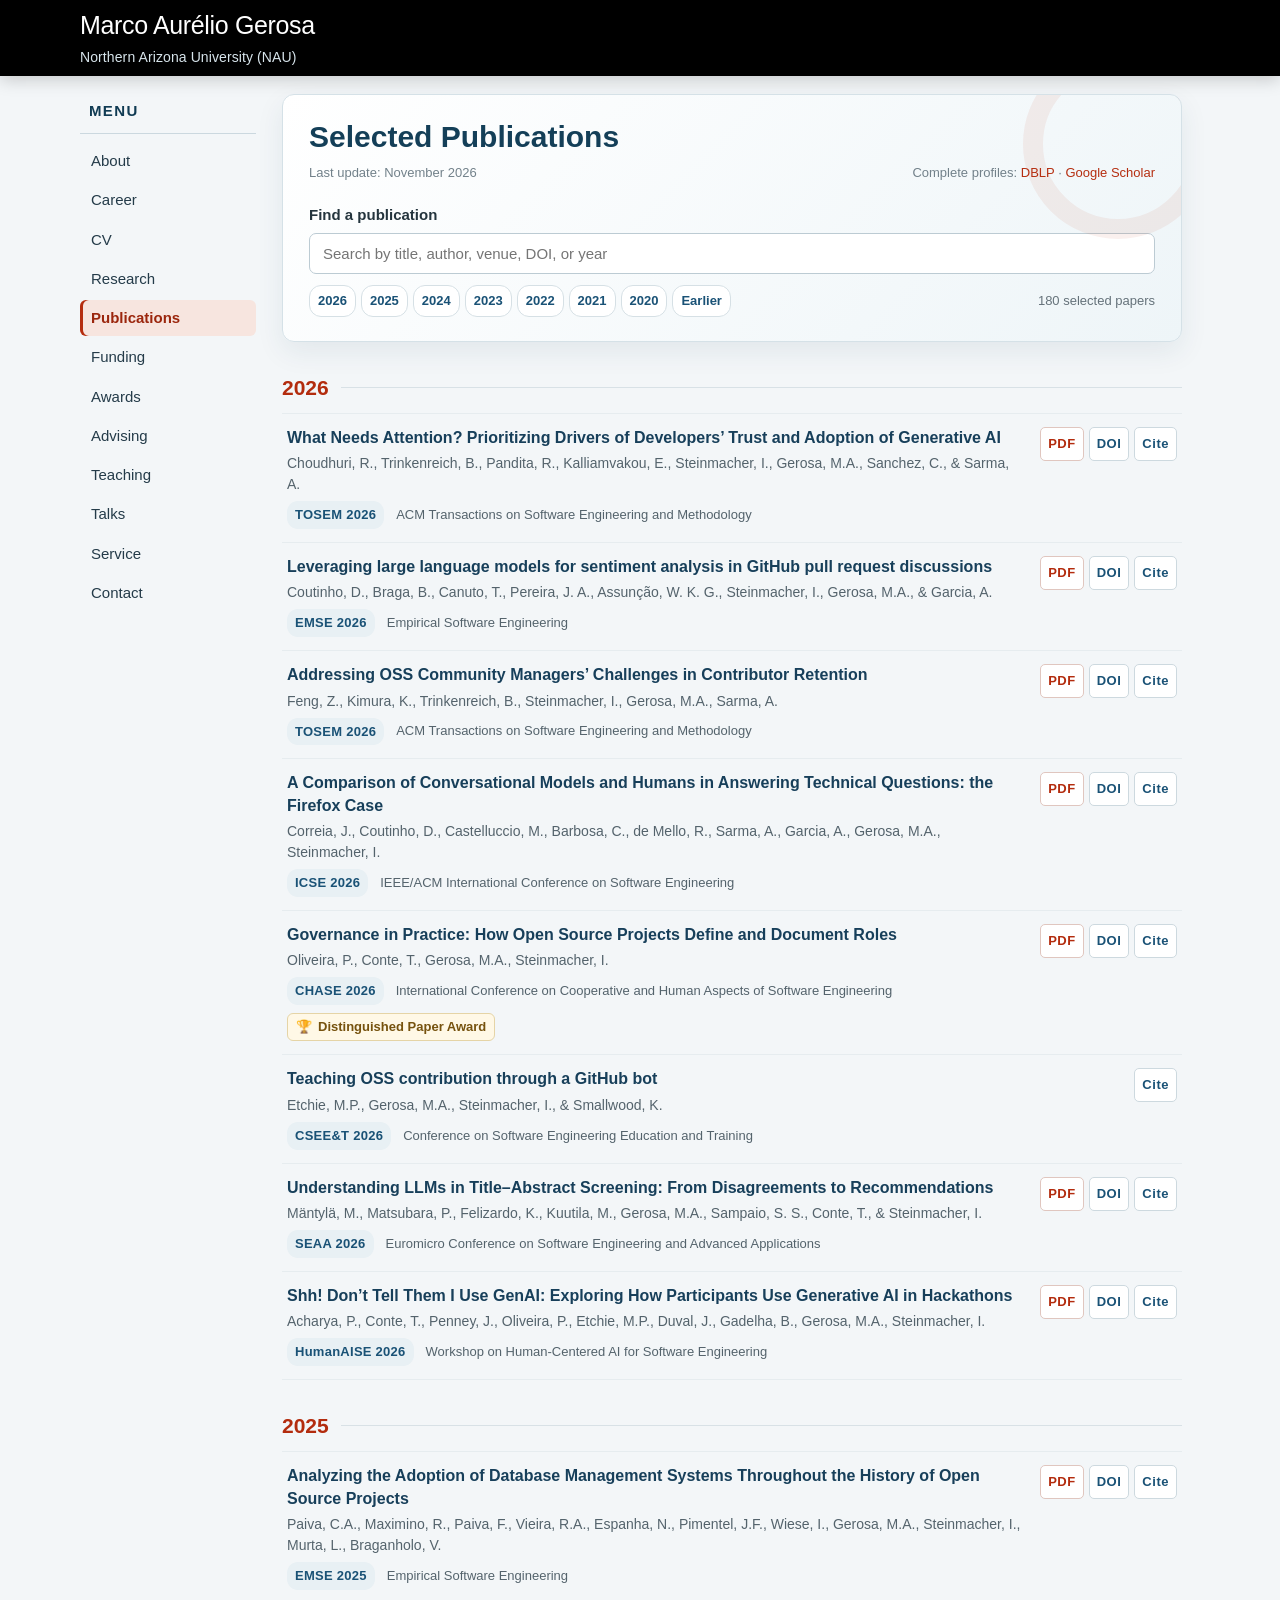
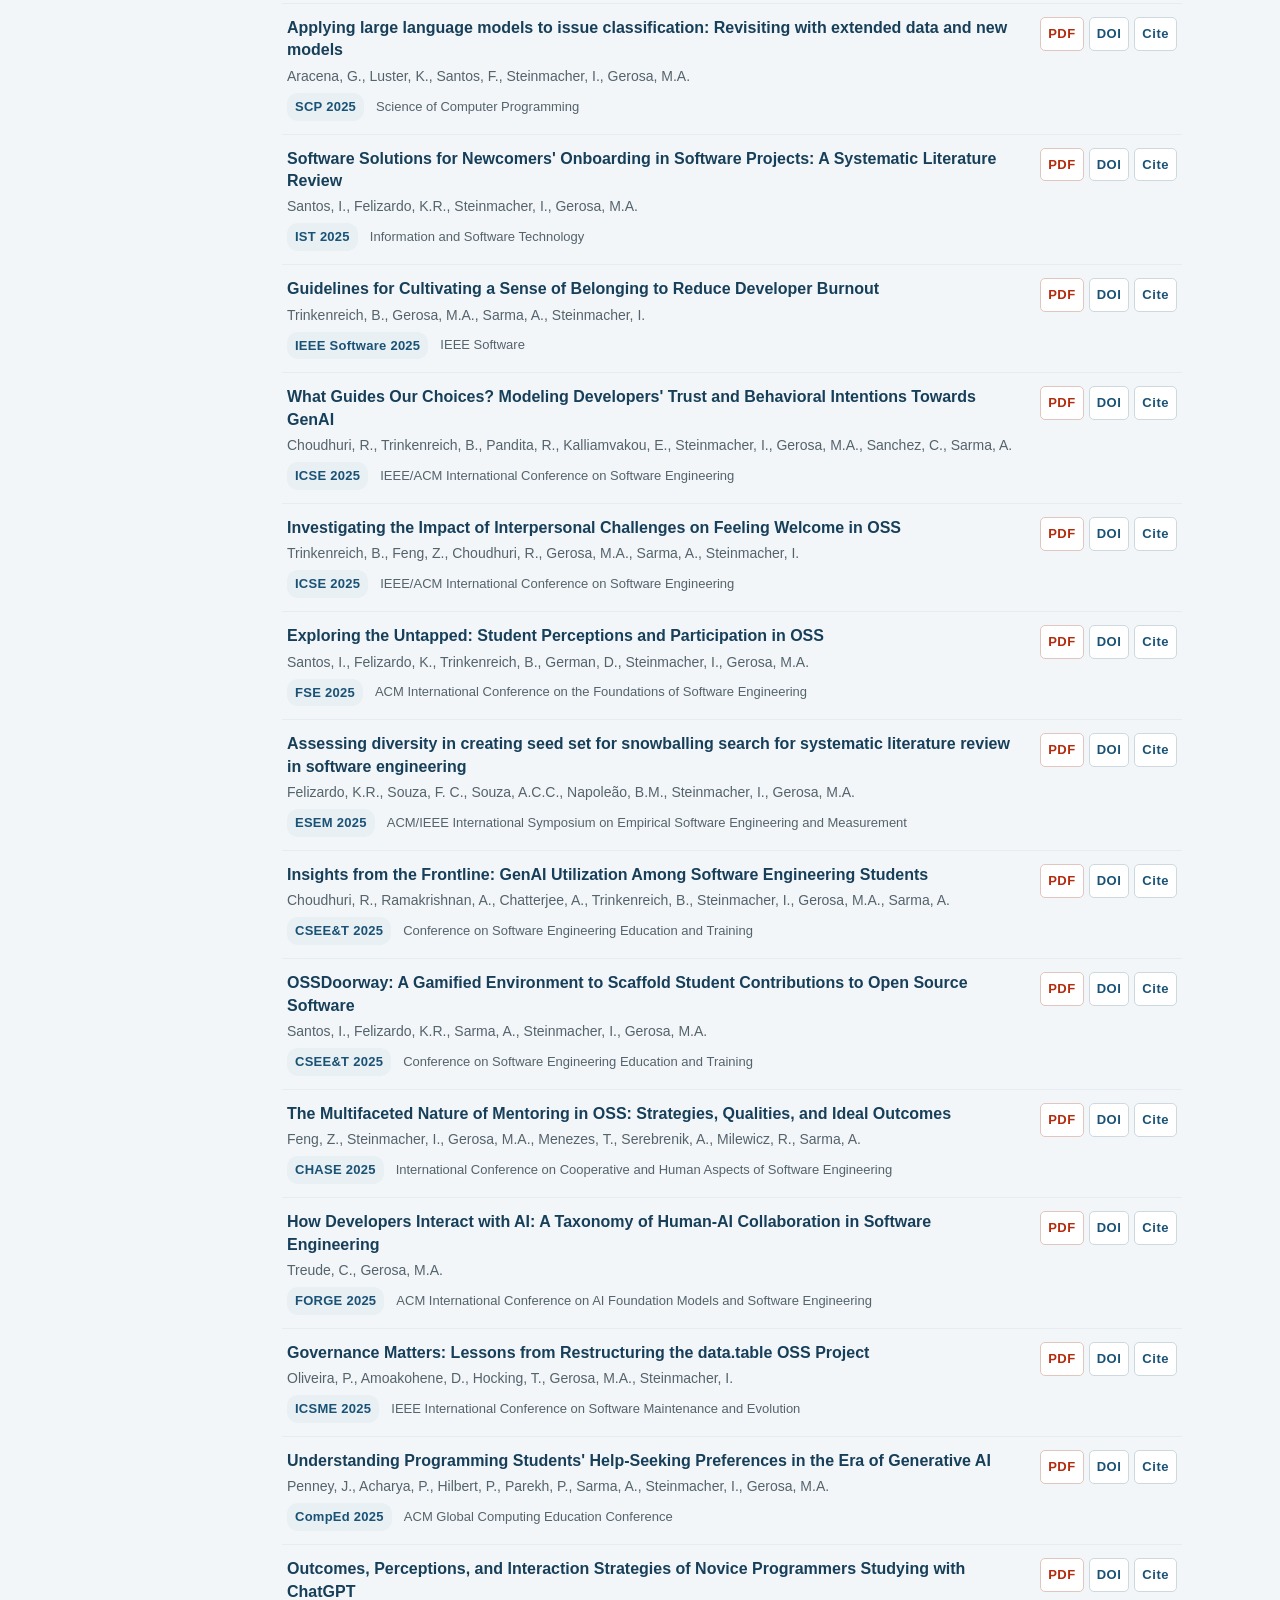
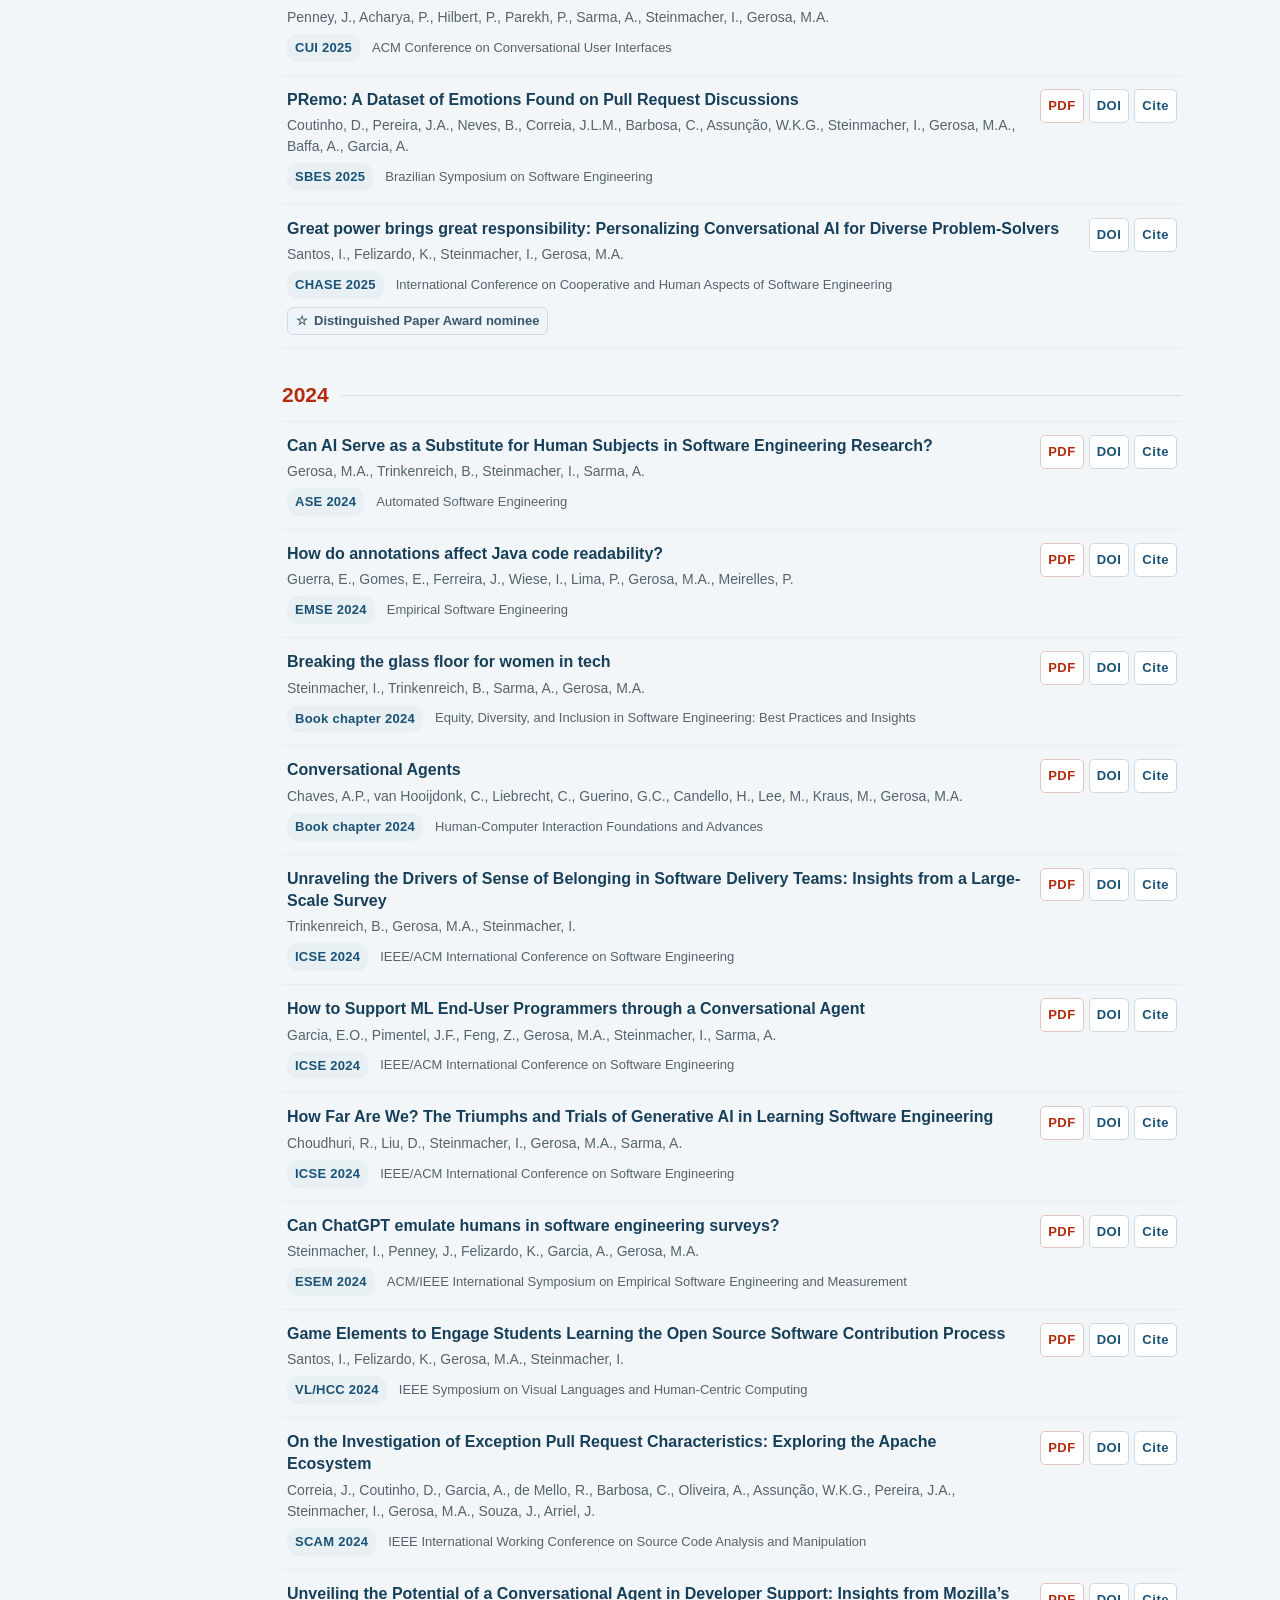
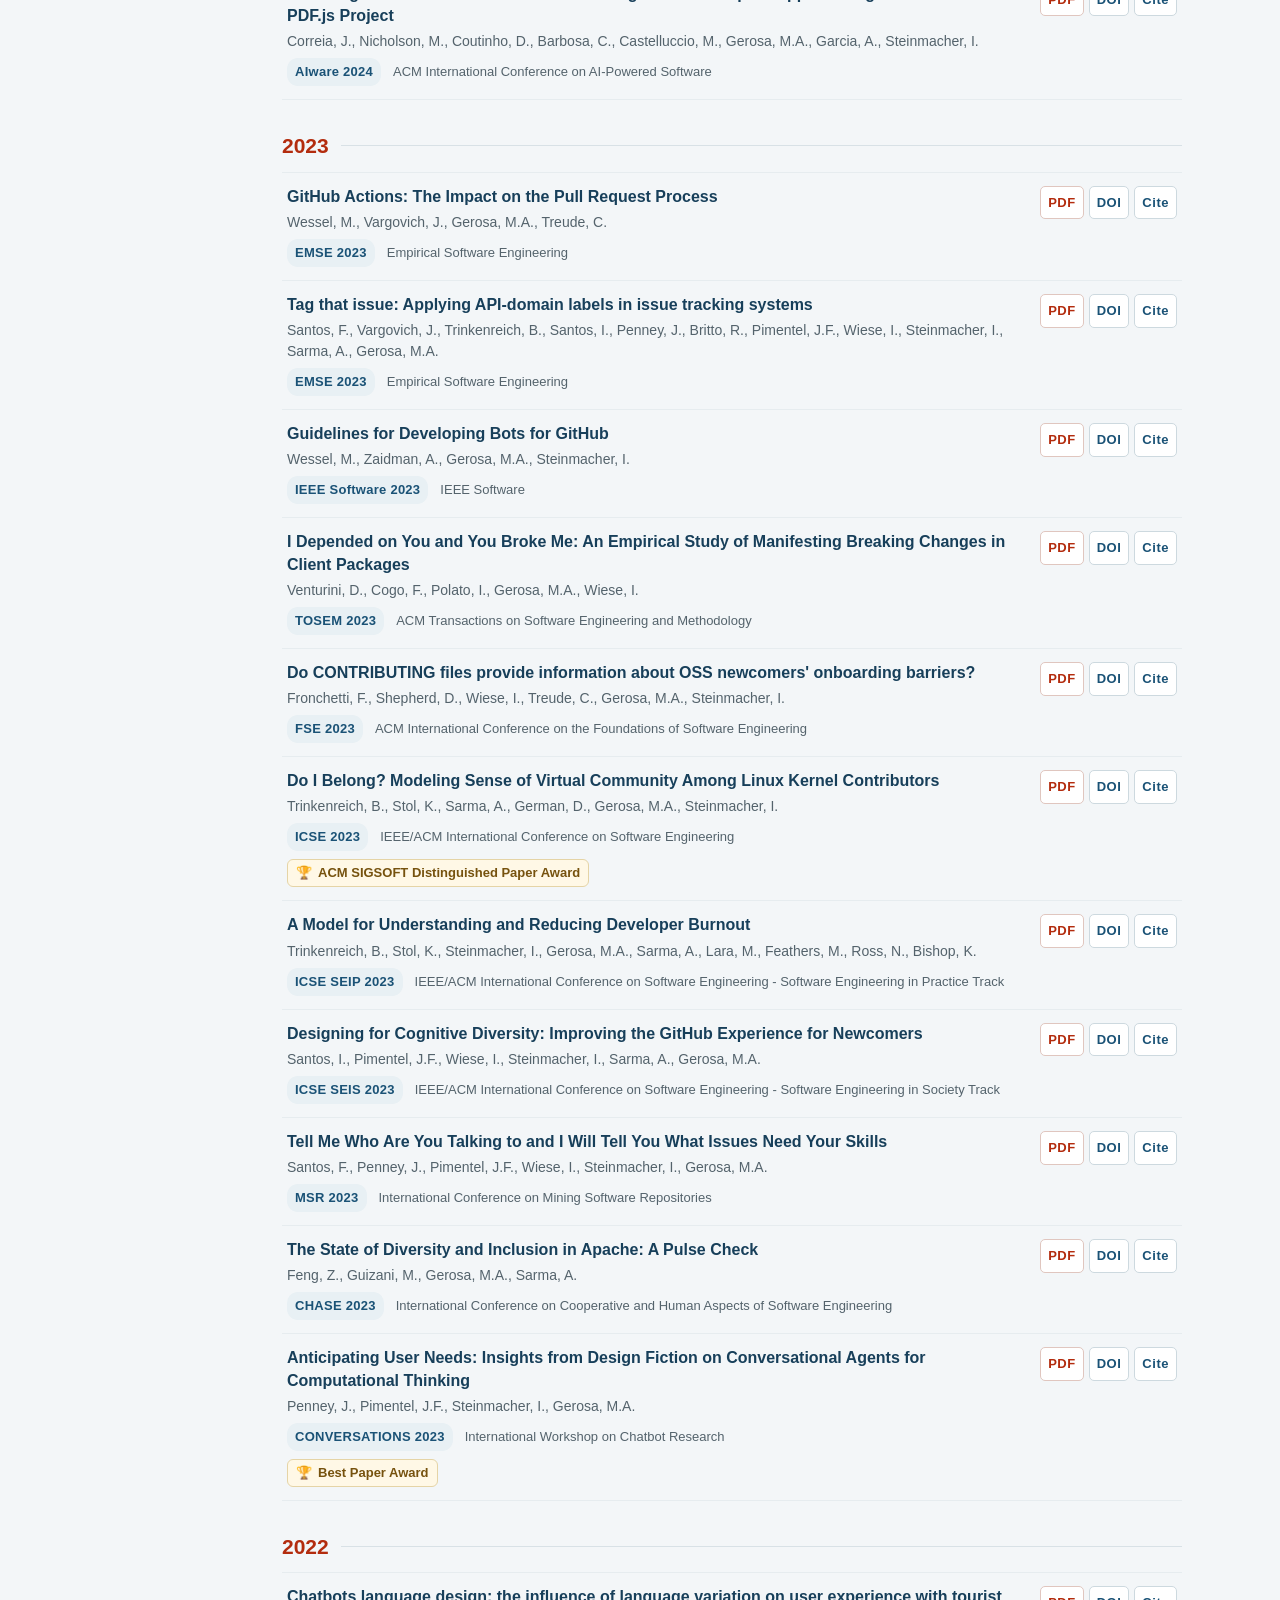
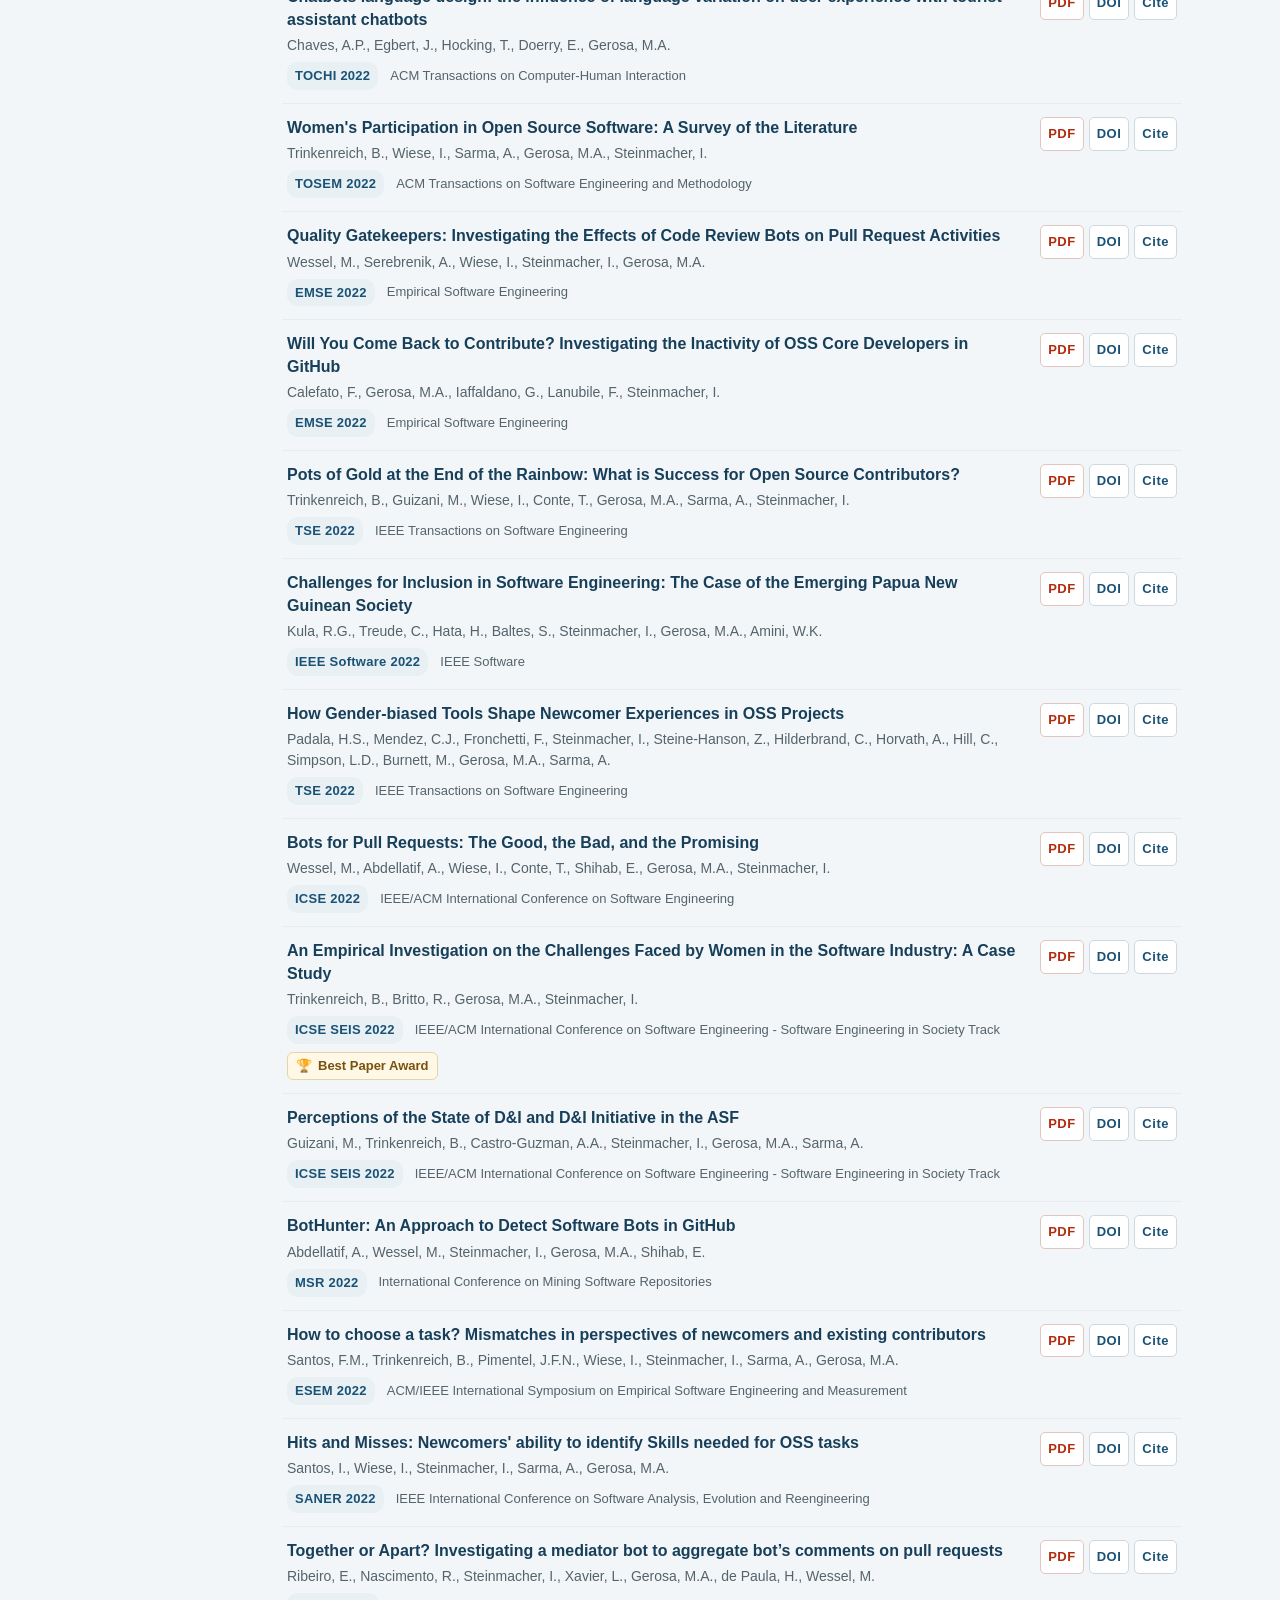
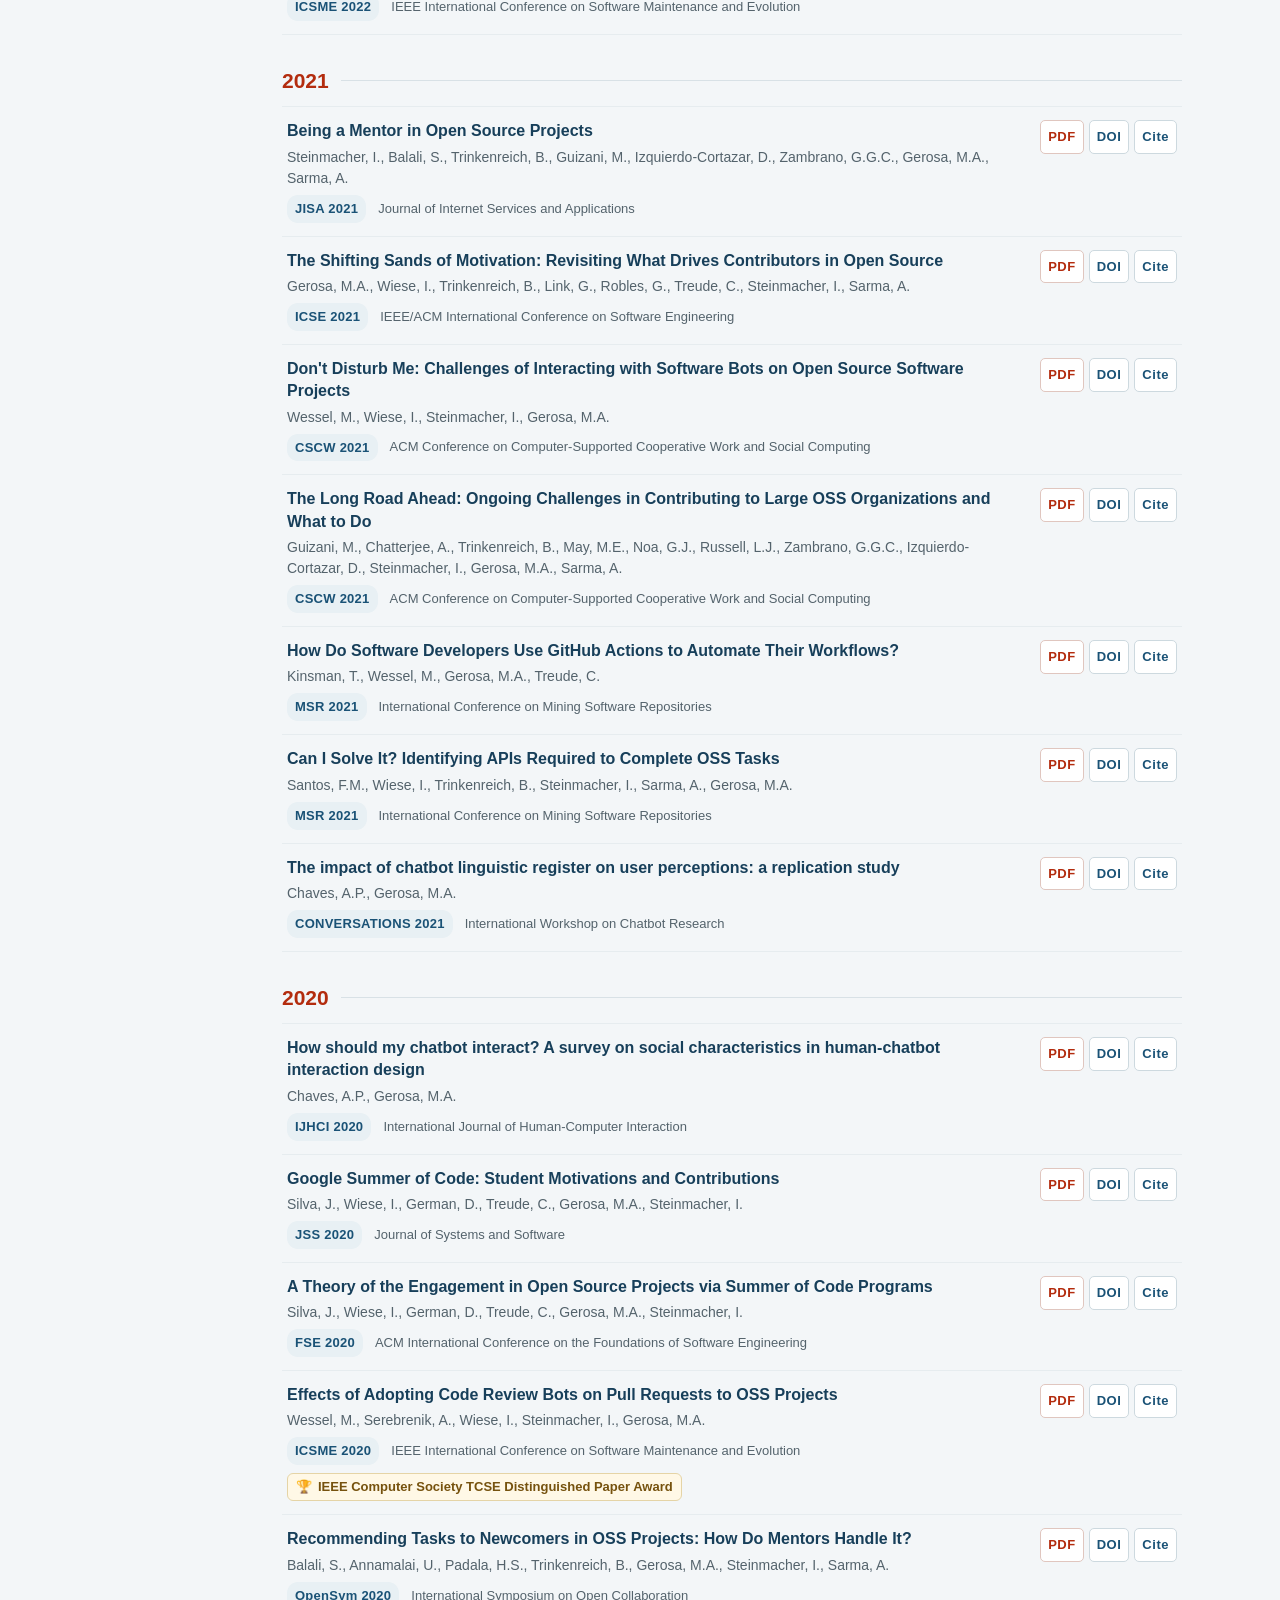
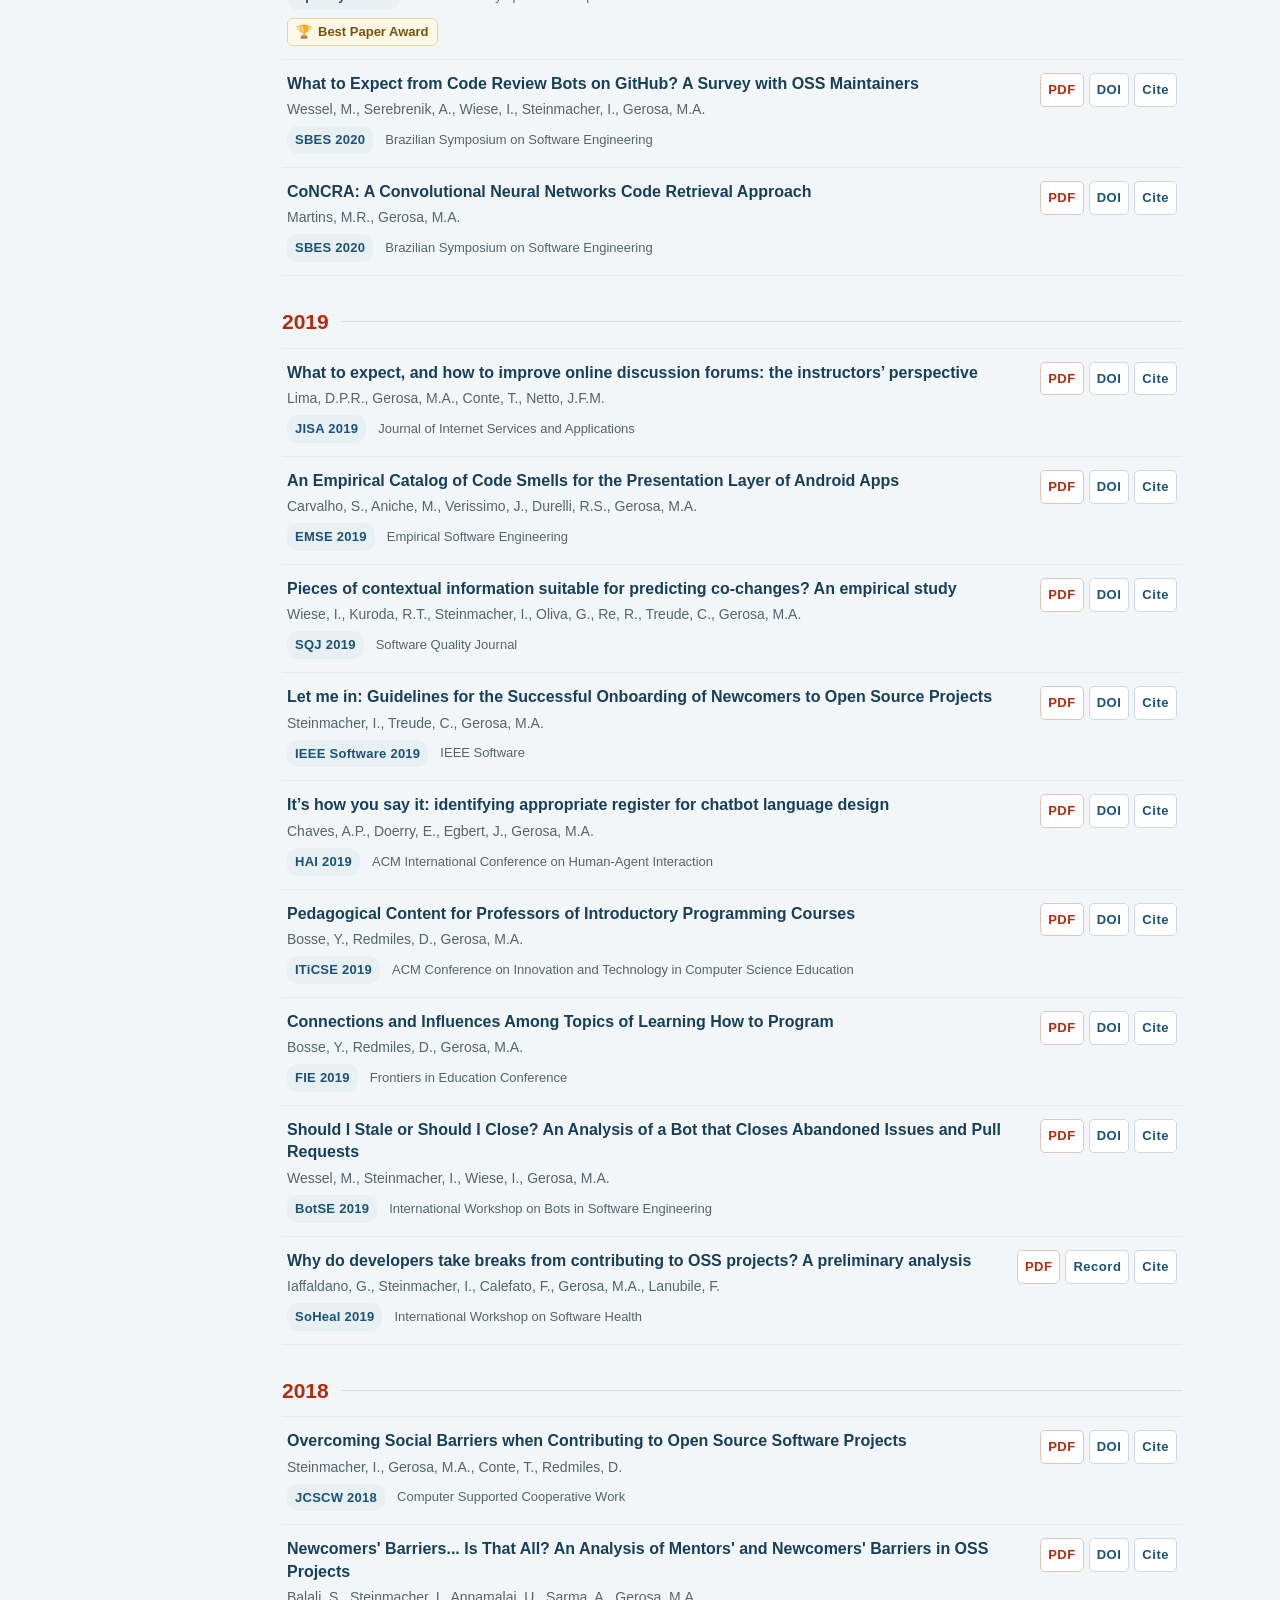
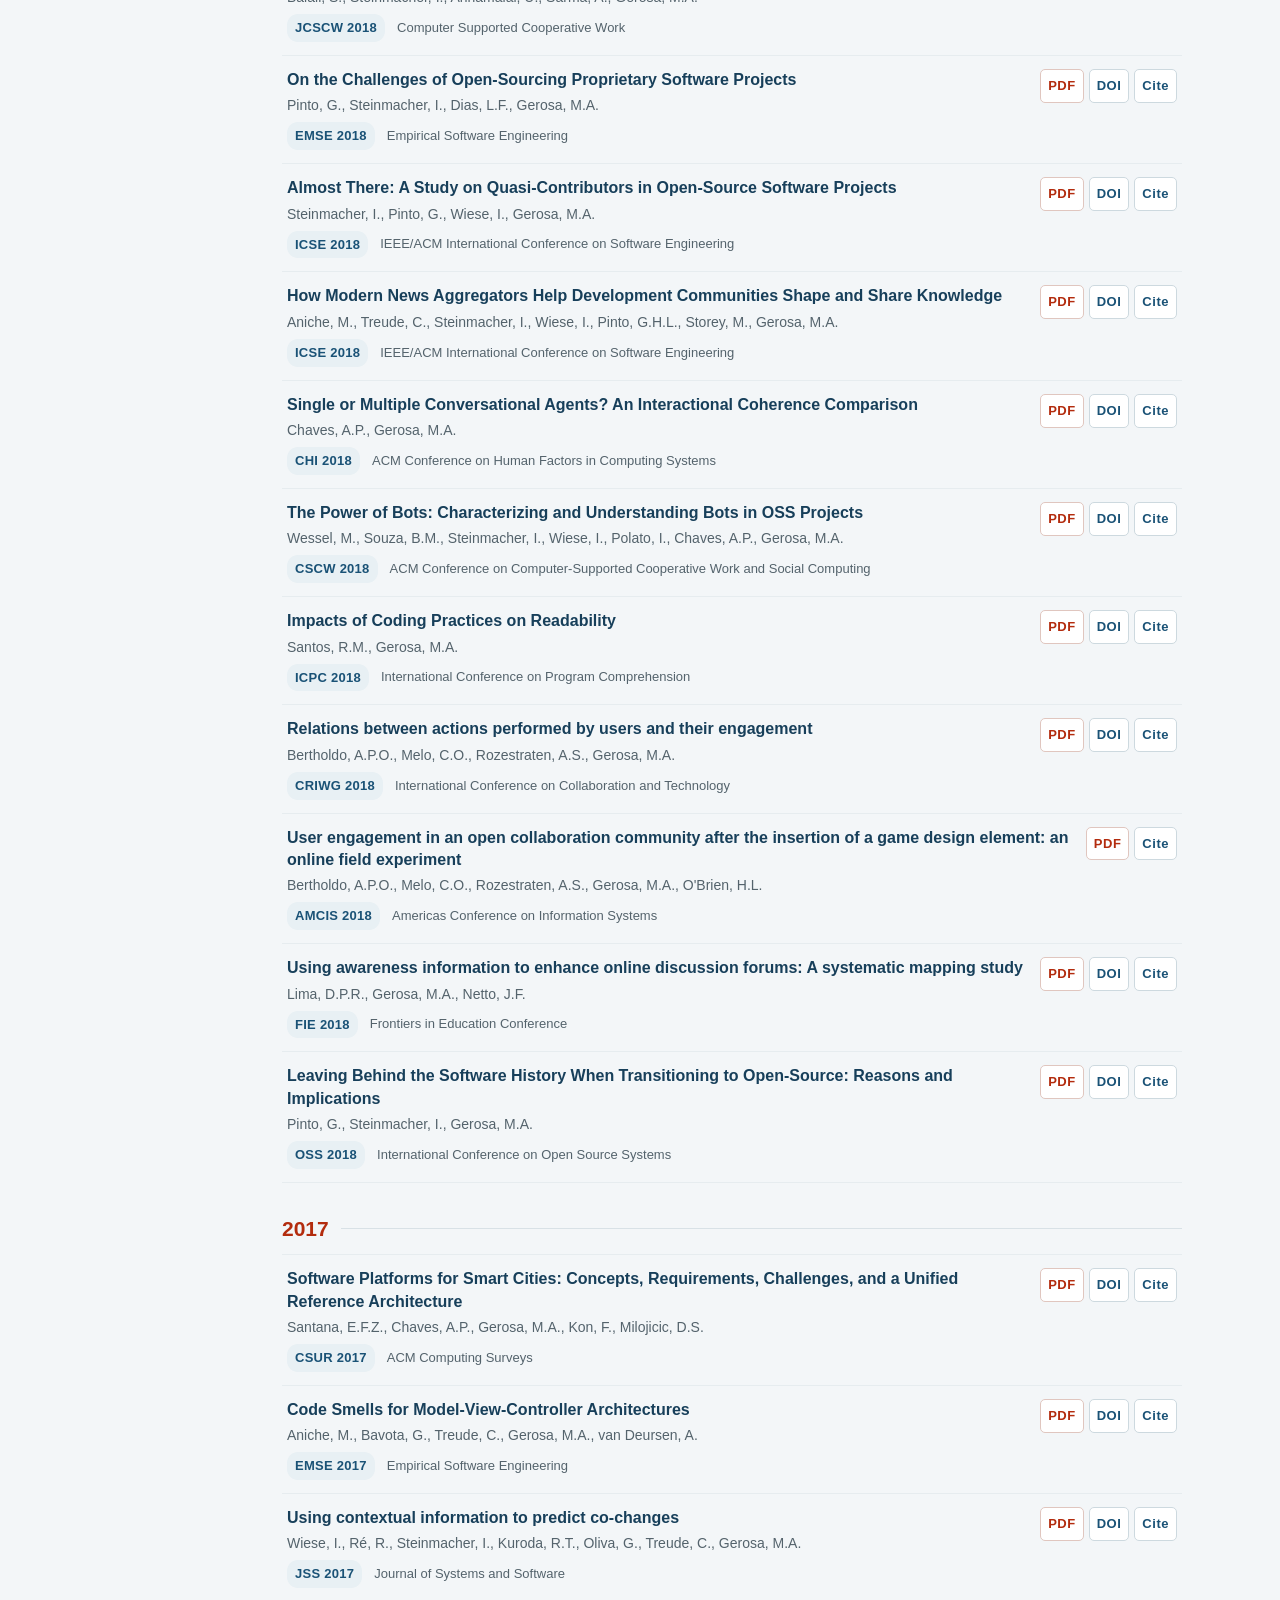
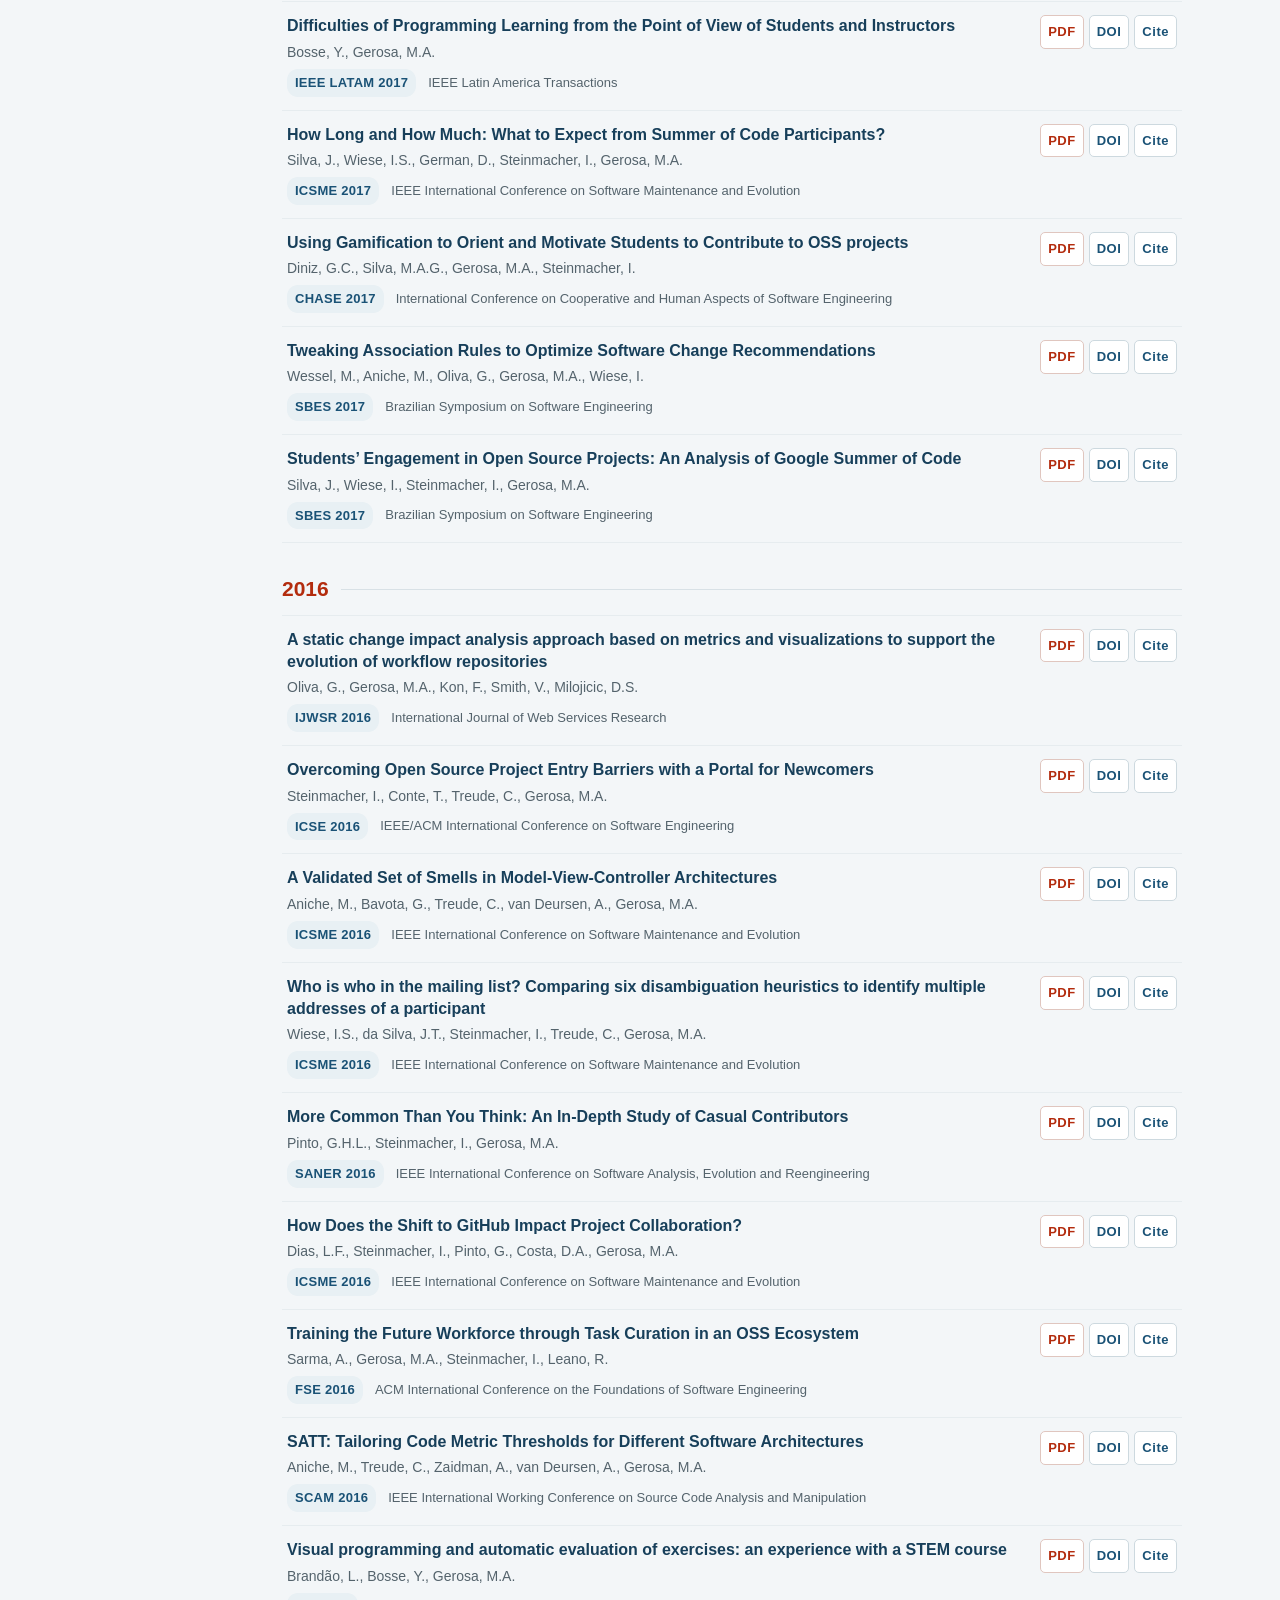
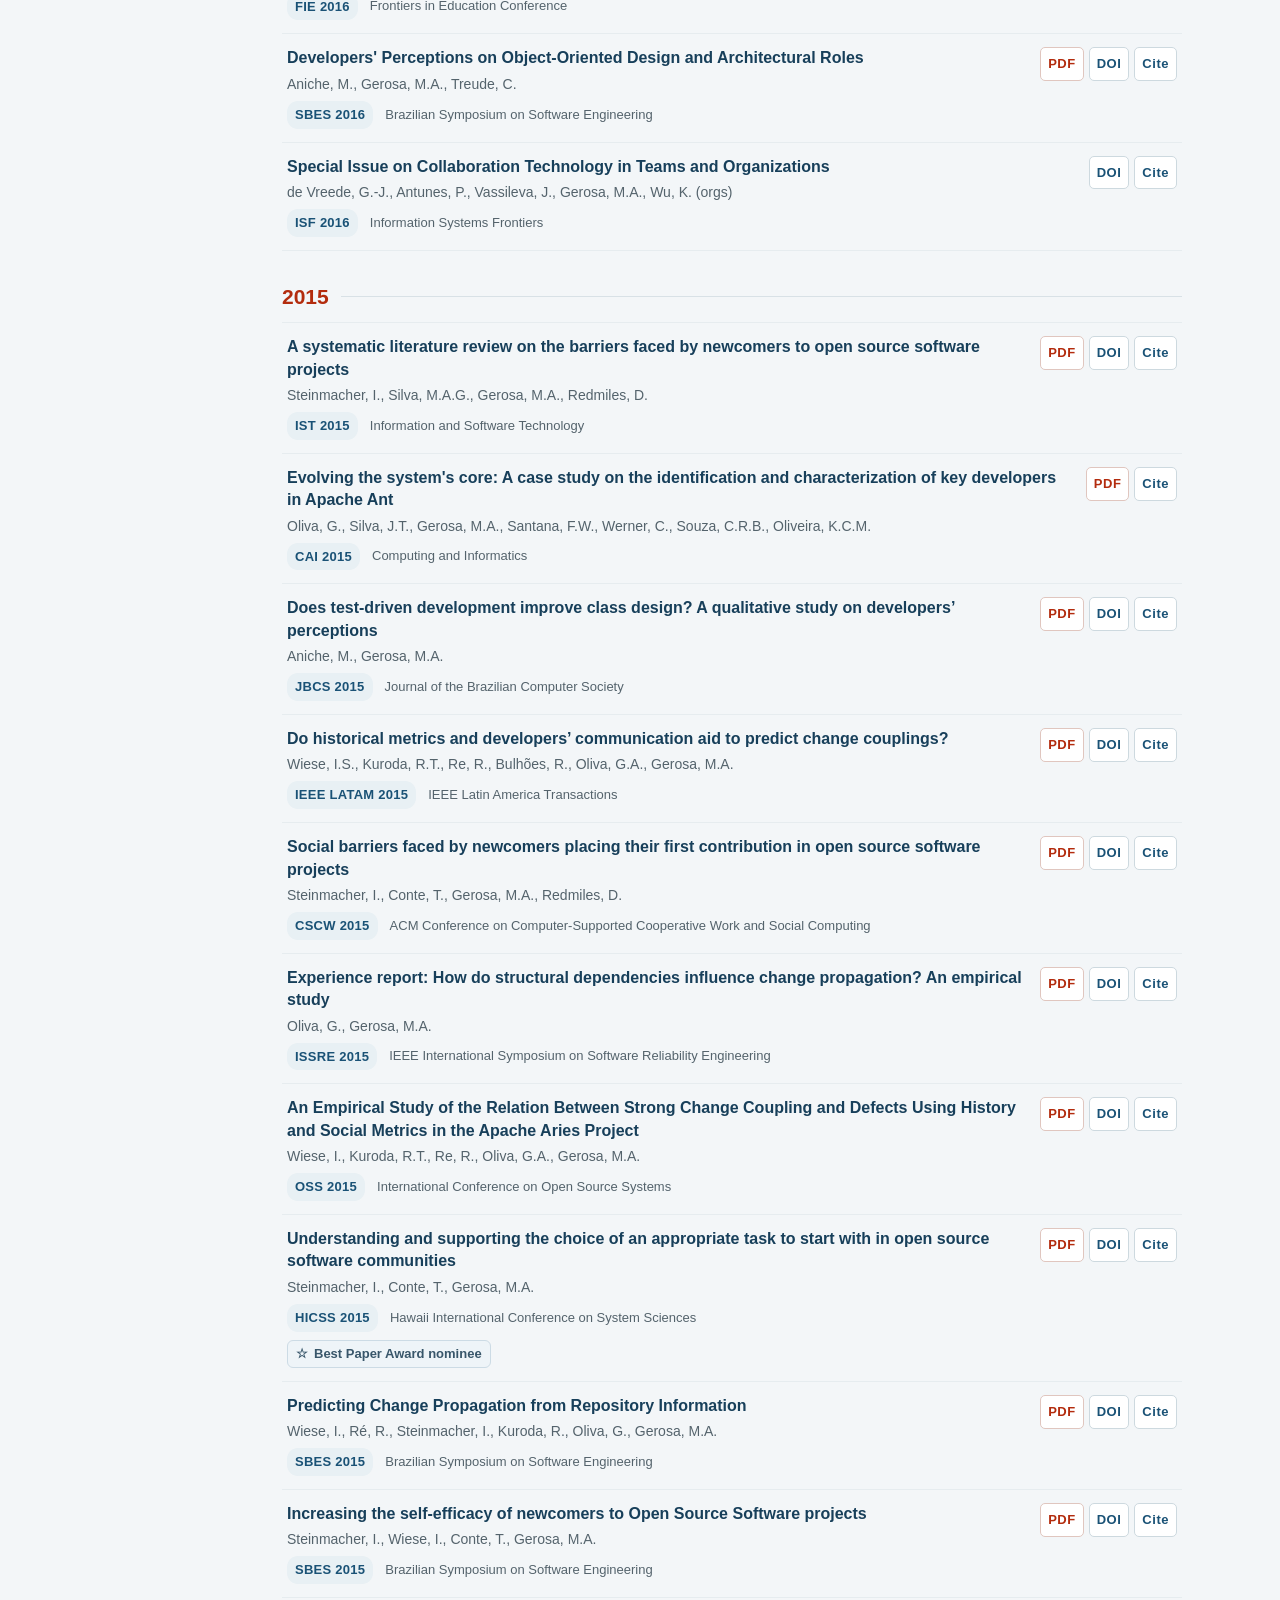
<file: publications.html>
<!DOCTYPE html>
<html lang="en">
<head>
	<meta charset="utf-8" />
	<meta http-equiv="Content-Type" content="text/html; charset=utf-8" />
	<meta name="viewport" content="width=device-width, initial-scale=1" />
	<title>Selected Publications | Marco Aurélio Gerosa</title>
	<meta name="description" content="Selected publications by Marco Aurélio Gerosa in software engineering, AI, open source software, CSCW, and computing education, with PDF and DOI links." />
	<meta name="author" content="Marco Aurélio Gerosa" />
	<meta name="robots" content="index, follow, max-image-preview:large" />
	<link rel="canonical" href="https://www.marcoagerosa.com/publications.html" />
	<meta property="og:locale" content="en_US" />
	<meta property="og:type" content="website" />
	<meta property="og:title" content="Selected Publications | Marco Aurélio Gerosa" />
	<meta property="og:description" content="Selected publications in software engineering, AI, open source software, CSCW, and computing education." />
	<meta property="og:url" content="https://www.marcoagerosa.com/publications.html" />
	<meta property="og:image" content="https://www.marcoagerosa.com/images/Marco_Gerosa.jpg" />
	<meta property="og:image:alt" content="Portrait of Marco Aurélio Gerosa" />
	<meta name="twitter:card" content="summary" />
	<meta name="twitter:title" content="Selected Publications | Marco Aurélio Gerosa" />
	<meta name="twitter:description" content="Selected publications with direct PDF and DOI links." />
	<meta name="twitter:image" content="https://www.marcoagerosa.com/images/Marco_Gerosa.jpg" />
	<link href="style.css?v=20261006" rel="stylesheet" type="text/css" />
	<script src="scripts/syze.min.js"></script>
	<script src="scripts/publication-dois.js?v=20260911" defer></script>
	<script src="scripts/publications.js?v=20261006" defer></script>
	<script>
		syze.sizes(480, 600, 768, 1024);
	</script>
	<!-- Google tag (gtag.js) -->
	<script async src="https://www.googletagmanager.com/gtag/js?id=G-M0B745E5WX"></script>
	<script>
		window.dataLayer = window.dataLayer || [];
		function gtag(){dataLayer.push(arguments);}
		gtag('js', new Date());
		gtag('config', 'G-M0B745E5WX');
	</script>
	<script src="scripts/site.js?v=20260911e" defer></script>
</head>

<body>
	<a class="skip-link" href="#content">Skip to content</a>
	<div id="wrapper">
		<div class="full-width-header">
			<div class="centralizer-wrap">
				<div id="topbar">
					<div id="sitename">
						<div id="top-esq">
							<a href="index.html">Marco Aurélio Gerosa
							<br/>
							<span class="subtitle">Northern Arizona University (NAU)</span></a>
						</div>
						<!--<div id="top-dir">
							<a href="http://www.usp.br/" target="_new"><img src="images/usp-preto.jpg"></a>
						</div>-->
					</div>
				</div>
			</div>
		</div>

		<div class="centralizer-wrap">
			<div id="sidebar">
				<nav aria-label="Main navigation">
				<button class="menu-toggle" type="button" aria-expanded="true" aria-controls="menu" hidden>Menu <span aria-hidden="true">☰</span></button>
				<ul id="menu">
					<li>
						<span class="menu-heading">Menu</span>
					</li>
					<li>
						<ul>
						<li><a href="index.html">About</a></li>
						<li><a href="career.html">Career</a></li>
						<li><a href="cv.html">CV</a></li>
						<li><a href="research.html">Research</a></li>
						<li class="selected"><a aria-current="page" href="publications.html">Publications</a></li>
						<li><a href="funding.html">Funding</a></li>
						<li><a href="awards.html">Awards</a></li>
						<li><a href="advising.html">Advising</a></li>
						<li><a href="teaching.html">Teaching</a></li>
						<li><a href="talks.html">Talks</a></li>
						<!-- <li><a href="software.html">Software</a></li> -->
						<li><a href="service.html">Service</a></li>
						<!-- <li><a href="miscellaneous.html">Miscellaneous</a></li> -->
						<li><a href="contact.html">Contact</a></li>
						</ul>
					</li>
				</ul>
				</nav>
				<br/>
				<!--<div id="sidehighlight">
					<a href="http://www.wikicfp.com/cfp/servlet/event.showcfp?eventid=35917" target="_new"><img src="images/JISA.jpg" style="width: 107px; height: 142px"/><br/>
					CFP: Special Issue on "Software Engineering from a Social Network Perspective". Deadline <div id="sidehighlight2">Oct 15.</div></a>
				</div>-->
				<div id="news"> <!-- Replace all in every page -->
					<!--<h2>News</h2>
					<br>
					<p><b>Dez/2015</b> - Paper accepted for <a href="http://2016.icse.cs.txstate.edu/">ICSE</a> and <a href="http://saner.inf.usi.ch/"> SANER</a> 2016!
					<br><br>
					<p><b>Dez/2015</b> - I have been invited to the PC of ACM CSCW 2017
				--></div>

			</div>

			<main id="content" class="publications-page" tabindex="-1">
					<a name="top" id="top"></a>
					<section class="publications-hero" aria-labelledby="publications-title">
						<h1 class="page-title" id="publications-title">Selected Publications</h1>
						<div class="publications-meta">
							<span>Last update: November 2026</span>
							<span>Complete profiles: <a href="https://dblp.org/pid/68/5072.html" target="_blank" rel="noopener noreferrer">DBLP</a> · <a href="https://scholar.google.com/citations?user=kjtuhEQAAAAJ" target="_blank" rel="noopener noreferrer">Google Scholar</a></span>
						</div>
						<label class="publication-search" for="publication-search">
							<span>Find a publication</span>
							<input id="publication-search" type="search" placeholder="Search by title, author, venue, DOI, or year" autocomplete="off" />
						</label>
						<div class="publication-toolbar">
							<nav id="publication-years" class="publication-years" aria-label="Jump to year"></nav>
							<span id="publication-results" class="publication-results" aria-live="polite"></span>
						</div>
					</section>

					<noscript><p class="publication-noscript">Enable JavaScript to use publication search and the compact citation view.</p></noscript>

					<h2>2026</h2>
					<ul class="publication-source-list">
						<li class="publication-source-item" data-cv-id="J.56" data-publication-year="2026"><a href="papers/TOSEM2026_TrustGen.pdf">Choudhuri, R., Trinkenreich, B., Pandita, R., Kalliamvakou, E., Steinmacher, I., Gerosa, M.A., Sanchez, C., &amp; Sarma, A., “What Needs Attention? Prioritizing Drivers of Developers’ Trust and Adoption of Generative AI”, <strong>ACM Transactions on Software Engineering and Methodology (TOSEM)</strong>. DOI: 10.1145/3842739</a></li>
						<li class="publication-source-item" data-cv-id="J.55" data-publication-year="2026"><a href="papers/EMSE2026_LLM_Sentiment.pdf">Coutinho, D., Braga, B., Canuto, T., Pereira, J. A., Assunção, W. K. G., Steinmacher, I., Gerosa, M.A., &amp; Garcia, A., “Leveraging large language models for sentiment analysis in GitHub pull request discussions”, <strong>Empirical Software Engineering (EMSE)</strong>. DOI: 10.1007/s10664-026-10868-6</a></li>
						<li class="publication-source-item" data-cv-id="J.54" data-publication-year="2026"><a href="papers/TOSEM2025_Contributor_Retention.pdf">Feng, Z., Kimura, K., Trinkenreich, B., Steinmacher, I., Gerosa, M.A., Sarma, A., “Addressing OSS Community Managers’ Challenges in Contributor Retention”, <strong>ACM Transactions on Software Engineering and Methodology (TOSEM)</strong>. DOI: 10.1145/3769012</a></li>
						<li class="publication-source-item" data-cv-id="C.189" data-publication-year="2026"><a href="papers/ICSE2026_Firefox_Conversational_Models.pdf">Correia, J., Coutinho, D., Castelluccio, M., Barbosa, C., de Mello, R., Sarma, A., Garcia, A., Gerosa, M.A., Steinmacher, I., “A Comparison of Conversational Models and Humans in Answering Technical Questions: the Firefox Case”, 48th IEEE/ACM International Conference on Software Engineering (<strong>ICSE 2026</strong>). DOI: 10.1145/3744916.3773170 [22% acceptance rate]</a></li>
						<li class="publication-source-item" data-cv-id="C.188" data-publication-year="2026" data-publication-award="Distinguished Paper Award"><a href="papers/CHASE2026_Governance_Roles.pdf">Oliveira, P., Conte, T., Gerosa, M.A., Steinmacher, I., “Governance in Practice: How Open Source Projects Define and Document Roles”, 19th International Conference on Cooperative and Human Aspects of Software Engineering (<strong>CHASE 2026</strong>). DOI: 10.1145/3794860.3794911 [24% overall acceptance rate] [Distinguished paper award]</a></li>
						<li class="publication-source-item" data-cv-id="C.187" data-publication-year="2026"><span class="publication-source-citation">Etchie, M.P., Gerosa, M.A., Steinmacher, I., &amp; Smallwood, K., “Teaching OSS contribution through a GitHub bot”, 38th Conference on Software Engineering Education and Training (<strong>CSEE&amp;T 2026</strong>)</span></li>
						<li class="publication-source-item" data-cv-id="C.186" data-publication-year="2026"><a href="papers/SEAA2026_LLM_Screening.pdf">Mäntylä, M., Matsubara, P., Felizardo, K., Kuutila, M., Gerosa, M.A., Sampaio, S. S., Conte, T., &amp; Steinmacher, I., “Understanding LLMs in Title–Abstract Screening: From Disagreements to Recommendations”, 52nd Euromicro Conference Series on Software Engineering and Advanced Applications (<strong>SEAA 2026</strong>). DOI: 10.1007/978-3-032-36587-3_16 [49% overall acceptance rate]</a></li>
						<li class="publication-source-item" data-cv-id="C.185" data-publication-year="2026"><a href="papers/HumanAISE2026_GenAI_Hackathons.pdf">Acharya, P., Conte, T., Penney, J., Oliveira, P., Etchie, M.P., Duval, J., Gadelha, B., Gerosa, M.A., Steinmacher, I., “Shh! Don’t Tell Them I Use GenAI: Exploring How Participants Use Generative AI in Hackathons,” 2nd Workshop on Human-Centered AI for Software Engineering (<strong>HumanAISE 2026</strong>), co-located with the ACM International Conference on the Foundations of Software Engineering (FSE 2026). DOI: 10.1145/3803437.3806711</a></li>
					</ul>
					<h2>2025</h2>
					<ul class="publication-source-list">
						<li class="publication-source-item" data-cv-id="J.53" data-publication-year="2025"><a href="papers/EMSE_DBMS_Evolution.pdf">Paiva, C.A., Maximino, R., Paiva, F., Vieira, R.A., Espanha, N., Pimentel, J.F., Wiese, I., Gerosa, M.A., Steinmacher, I., Murta, L., Braganholo, V., “Analyzing the Adoption of Database Management Systems Throughout the History of Open Source Projects”, <strong>Empirical Software Engineering (EMSE)</strong>. DOI: 10.1007/s10664-025-10627-z</a></li>
						<li class="publication-source-item" data-cv-id="J.52" data-publication-year="2025"><a href="papers/SCP2025_LLM_Issue_Classification.pdf">Aracena, G., Luster, K., Santos, F., Steinmacher, I., Gerosa, M.A., “Applying large language models to issue classification: Revisiting with extended data and new models,” <strong>Science of Computer Programming (SCP)</strong>, Volume 246, 2025, ISSN 0167-6423. DOI: 10.1016/j.scico.2025.103333</a></li>
						<li class="publication-source-item" data-cv-id="J.51" data-publication-year="2025"><a href="papers/IST.pdf">Santos, I., Felizardo, K.R., Steinmacher, I., Gerosa, M.A., “Software Solutions for Newcomers' Onboarding in Software Projects: A Systematic Literature Review”, <strong>Information and Software Technology (IST)</strong> Journal. DOI: 10.1016/j.infsof.2024.107568</a></li>
						<li class="publication-source-item" data-cv-id="J.50" data-publication-year="2025"><a href="papers/IEEE_Software_2023_Burnout_Belonging.pdf">Trinkenreich, B., Gerosa, M.A., Sarma, A., Steinmacher, I., “Guidelines for Cultivating a Sense of Belonging to Reduce Developer Burnout”, <strong>IEEE Software</strong>. DOI: 10.1109/MS.2024.3404361</a></li>
						<li class="publication-source-item" data-cv-id="C.184" data-publication-year="2025"><a href="papers/ICSE_25_TrustGEN.pdf">Choudhuri, R., Trinkenreich, B., Pandita, R., Kalliamvakou, E., Steinmacher, I., Gerosa, M.A., Sanchez, C., Sarma, A., “What Guides Our Choices? Modeling Developers' Trust and Behavioral Intentions Towards GenAI”, 47th IEEE/ACM International Conference on Software Engineering (<strong>ICSE 2025</strong>). DOI: 10.1109/ICSE55347.2025.00087 [21% acceptance rate]</a></li>
						<li class="publication-source-item" data-cv-id="C.183" data-publication-year="2025"><a href="papers/ICSE_2025_Feeling_Welcome.pdf">Trinkenreich, B., Feng, Z., Choudhuri, R., Gerosa, M.A., Sarma, A., Steinmacher, I., “Investigating the Impact of Interpersonal Challenges on Feeling Welcome in OSS”, 47th IEEE/ACM International Conference on Software Engineering (<strong>ICSE 2025</strong>). DOI: 10.1109/ICSE55347.2025.00056 [21% acceptance rate]</a></li>
						<li class="publication-source-item" data-cv-id="C.182" data-publication-year="2025"><a href="papers/FSE2025_Survey_Students.pdf">Santos, I., Felizardo, K., Trinkenreich, B., German, D., Steinmacher, I., Gerosa, M.A., “Exploring the Untapped: Student Perceptions and Participation in OSS”, ACM International Conference on the Foundations of Software Engineering (<strong>FSE 2025</strong>), Software Engineering Education Track. DOI: 10.1145/3696630.3727243</a></li>
						<li class="publication-source-item" data-cv-id="C.181" data-publication-year="2025"><a href="papers/ESEM___Snowballing.pdf">Felizardo, K.R., Souza, F. C., Souza, A.C.C., Napoleão, B.M., Steinmacher, I., Gerosa, M.A., “Assessing diversity in creating seed set for snowballing search for systematic literature review in software engineering”, 19th ACM/IEEE International Symposium on Empirical Software Engineering and Measurement (<strong>ESEM 2025</strong>). DOI: 10.1109/ESEM64174.2025.00028 [18% acceptance rate]</a></li>
						<li class="publication-source-item" data-cv-id="C.180" data-publication-year="2025"><a href="papers/ICSE_CSEET_25_GenAI_Education.pdf">Choudhuri, R., Ramakrishnan, A., Chatterjee, A., Trinkenreich, B., Steinmacher, I., Gerosa, M.A., Sarma, A., “Insights from the Frontline: GenAI Utilization Among Software Engineering Students”, 37th Conference on Software Engineering Education and Training (<strong>CSEE&amp;T 2025</strong>). DOI: 10.1109/CSEET66350.2025.00007 [30% overall acceptance rate]</a></li>
						<li class="publication-source-item" data-cv-id="C.179" data-publication-year="2025"><a href="papers/ICSE2025_OSSDoorway.pdf">Santos, I., Felizardo, K.R., Sarma, A., Steinmacher, I., Gerosa, M.A., “OSSDoorway: A Gamified Environment to Scaffold Student Contributions to Open Source Software”, 37th Conference on Software Engineering Education and Training (<strong>CSEE&amp;T 2025</strong>). DOI: 10.1109/CSEET66350.2025.00041 [30% overall acceptance rate]</a></li>
						<li class="publication-source-item" data-cv-id="C.178" data-publication-year="2025"><a href="papers/CHASE2025_mentoring.pdf">Feng, Z., Steinmacher, I., Gerosa, M.A., Menezes, T., Serebrenik, A., Milewicz, R., Sarma, A., “The Multifaceted Nature of Mentoring in OSS: Strategies, Qualities, and Ideal Outcomes”, 18th International Conference on Cooperative and Human Aspects of Software Engineering (<strong>CHASE 2025</strong>). DOI: 10.1109/CHASE66643.2025.00031</a></li>
						<li class="publication-source-item" data-cv-id="C.177" data-publication-year="2025"><a href="papers/forge25_interact.pdf">Treude, C., Gerosa, M.A., “How Developers Interact with AI: A Taxonomy of Human-AI Collaboration in Software Engineering”, 2nd Conference on AI Foundation Models and Software Engineering (<strong>FORGE 2025</strong>). DOI: 10.1109/Forge66646.2025.00033 [47% overall acceptance rate]</a></li>
						<li class="publication-source-item" data-cv-id="C.176" data-publication-year="2025"><a href="papers/ICSME_2025_Governance_Models.pdf">Oliveira, P., Amoakohene, D., Hocking, T., Gerosa, M.A., Steinmacher, I., “Governance Matters: Lessons from Restructuring the data.table OSS Project”, International Conference on Software Maintenance and Evolution (<strong>ICSME 2025</strong>), industry track. DOI: 10.1109/ICSME64153.2025.00067</a></li>
						<li class="publication-source-item" data-cv-id="C.175" data-publication-year="2025"><a href="papers/CompEd2025_Help_Seeking_GenAI.pdf">Penney, J., Acharya, P., Hilbert, P., Parekh, P., Sarma, A., Steinmacher, I., Gerosa, M.A., “Understanding Programming Students' Help-Seeking Preferences in the Era of Generative AI”, The ACM Global Computing Education Conference (<strong>CompEd 2025</strong>). DOI: 10.1145/3736181.3747165</a></li>
						<li class="publication-source-item" data-cv-id="C.174" data-publication-year="2025"><a href="papers/CUI2025_interaction_patterns.pdf">Penney, J., Acharya, P., Hilbert, P., Parekh, P., Sarma, A., Steinmacher, I., Gerosa, M.A., “Outcomes, Perceptions, and Interaction Strategies of Novice Programmers Studying with ChatGPT”, 7th ACM Conference on Conversational User Interfaces (<strong>CUI 2025</strong>). DOI: 10.1145/3719160.3736625 [34% acceptance rate]</a></li>
						<li class="publication-source-item" data-cv-id="C.173" data-publication-year="2025"><a href="papers/9936_Camera-Ready_iqYdM2A.pdf">Coutinho, D., Pereira, J.A., Neves, B., Correia, J.L.M., Barbosa, C., Assunção, W.K.G., Steinmacher, I., Gerosa, M.A., Baffa, A., Garcia, A., “PRemo: A Dataset of Emotions Found on Pull Request Discussions”, 39th Brazilian Symposium on Software Engineering (<strong>SBES 2025</strong>). DOI: 10.5753/sbes.2025.9936</a></li>
						<li class="publication-source-item" data-cv-id="S.33" data-publication-year="2025" data-publication-nomination="Distinguished Paper Award nominee"><a href="https://arxiv.org/abs/2502.07763">Santos, I., Felizardo, K., Steinmacher, I., Gerosa, M.A., “Great power brings great responsibility: Personalizing Conversational AI for Diverse Problem-Solvers”, 18th International Conference on Cooperative and Human Aspects of Software Engineering (<strong>CHASE 2025</strong>). DOI: 10.1109/CHASE66643.2025.00019 [Distinguished paper nomination]</a></li>
					</ul>
					<h2>2024</h2>
					<ul class="publication-source-list">
						<li class="publication-source-item" data-cv-id="J.49" data-publication-year="2024"><a href="papers/ASE_vision-paper-2024.pdf">Gerosa, M.A., Trinkenreich, B., Steinmacher, I., Sarma, A., “Can AI Serve as a Substitute for Human Subjects in Software Engineering Research?”, <strong>Automated Software Engineering</strong> Journal. DOI: 10.1007/s10515-023-00409-6</a></li>
						<li class="publication-source-item" data-cv-id="J.48" data-publication-year="2024"><a href="papers/Annotation_Readability_2024.pdf">Guerra, E., Gomes, E., Ferreira, J., Wiese, I., Lima, P., Gerosa, M.A., Meirelles, P., “How do annotations affect Java code readability?” <strong>Empirical Software Engineering (EMSE)</strong>. DOI: 10.1007/s10664-024-10460-w</a></li>
						<li class="publication-source-item" data-cv-id="B.13" data-publication-year="2024"><a href="papers/EDI_Book___Women_in_Software_Industry__Challenges_and_Strategies.pdf">Steinmacher, I., Trinkenreich, B., Sarma, A., Gerosa, M.A., “Breaking the glass floor for women in tech”, in: <strong>Equity, Diversity, and Inclusion in Software Engineering: Best Practices and Insights</strong>, Damian, D., Blincoe, K., Ford, D., Serebrenik, A., Masood, Z. (orgs), Apress, ISBN 1484296508, DOI: 10.1007/978-1-4842-9651-6_4</a></li>
						<li class="publication-source-item" data-cv-id="B.12" data-publication-year="2024"><a href="papers/Conversational Agents.pdf">Chaves, A.P., van Hooijdonk, C., Liebrecht, C., Guerino, G.C., Candello, H., Lee, M., Kraus, M., Gerosa, M.A., “Conversational Agents”, in: <strong>Human-Computer Interaction Foundations and Advances</strong>, Stephanidis, C., Salvendy, G. (orgs), CRC Press, ISBN 9781032750842. DOI: 10.1201/9781003584292-70</a></li>
						<li class="publication-source-item" data-cv-id="C.172" data-publication-year="2024"><a href="papers/ICSE_2024___Belonging.pdf">Trinkenreich, B., Gerosa, M.A., Steinmacher, I., “Unraveling the Drivers of Sense of Belonging in Software Delivery Teams: Insights from a Large-Scale Survey”, 46th IEEE/ACM International Conference on Software Engineering (<strong>ICSE 2024</strong>). DOI: 10.1145/3597503.3639119 [22% acceptance rate]</a></li>
						<li class="publication-source-item" data-cv-id="C.171" data-publication-year="2024"><a href="papers/Newton.pdf">Garcia, E.O., Pimentel, J.F., Feng, Z., Gerosa, M.A., Steinmacher, I., Sarma, A., “How to Support ML End-User Programmers through a Conversational Agent”, 46th IEEE/ACM International Conference on Software Engineering (<strong>ICSE 2024</strong>). DOI: 10.1145/3597503.3608130 [22% acceptance rate]</a></li>
						<li class="publication-source-item" data-cv-id="C.170" data-publication-year="2024"><a href="papers/ChatGPT_ICSE_24.pdf">Choudhuri, R., Liu, D., Steinmacher, I., Gerosa, M.A., Sarma, A., “How Far Are We? The Triumphs and Trials of Generative AI in Learning Software Engineering”, 46th IEEE/ACM International Conference on Software Engineering (<strong>ICSE 2024</strong>). DOI: 10.1145/3597503.3639201 [22% acceptance rate]</a></li>
						<li class="publication-source-item" data-cv-id="C.169" data-publication-year="2024"><a href="papers/3674805.36907441.pdf">Steinmacher, I., Penney, J., Felizardo, K., Garcia, A., Gerosa, M.A., “Can ChatGPT emulate humans in software engineering surveys?”, 18th ACM/IEEE International Symposium on Empirical Software Engineering and Measurement (<strong>ESEM 2024</strong>), DOI: 10.1145/3674805.3690744</a></li>
						<li class="publication-source-item" data-cv-id="C.168" data-publication-year="2024"><a href="papers/VLHCC_Game_Elements.pdf">Santos, I., Felizardo, K., Gerosa, M.A., Steinmacher, I., “Game Elements to Engage Students Learning the Open Source Software Contribution Process”, IEEE Symposium on Visual Languages and Human-Centric Computing (<strong>VL/HCC 2024</strong>). DOI: 10.1109/VL/HCC60511.2024.00017</a></li>
						<li class="publication-source-item" data-cv-id="C.167" data-publication-year="2024"><a href="papers/SCAM_On_the_Investigation_of_Exception_Pull_Request_Characteristics__Exploring_the_Apache_Ecosystem.pdf">Correia, J., Coutinho, D., Garcia, A., de Mello, R., Barbosa, C., Oliveira, A., Assunção, W.K.G., Pereira, J.A., Steinmacher, I., Gerosa, M.A., Souza, J., Arriel, J., “On the Investigation of Exception Pull Request Characteristics: Exploring the Apache Ecosystem”, IEEE International Conference on Source Code Analysis &amp; Manipulation (<strong>SCAM 2024</strong>). DOI: 10.1109/SCAM63643.2024.00023</a></li>
						<li class="publication-source-item" data-cv-id="C.166" data-publication-year="2024"><a href="papers/AIware_24___Tool_vs_Humans.pdf">Correia, J., Nicholson, M., Coutinho, D., Barbosa, C., Castelluccio, M., Gerosa, M.A., Garcia, A., Steinmacher, I., “Unveiling the Potential of a Conversational Agent in Developer Support: Insights from Mozilla’s PDF.js Project”, 1st ACM International Conference on AI-powered Software (<strong>AIware 2024</strong>). DOI: 10.1145/3664646.3664758</a></li>
					</ul>
					<h2>2023</h2>
					<ul class="publication-source-list">
						<li class="publication-source-item" data-cv-id="J.47" data-publication-year="2023"><a href="papers/Wessel_EMSE_Actions.pdf">Wessel, M., Vargovich, J., Gerosa, M.A., Treude, C., “GitHub Actions: The Impact on the Pull Request Process”, <strong>Empirical Software Engineering (EMSE)</strong>. DOI: 10.1007/s10664-023-10369-w</a></li>
						<li class="publication-source-item" data-cv-id="J.46" data-publication-year="2023"><a href="papers/EMSE_Santos23.pdf">Santos, F., Vargovich, J., Trinkenreich, B., Santos, I., Penney, J., Britto, R., Pimentel, J.F., Wiese, I., Steinmacher, I., Sarma, A., Gerosa, M.A., “Tag that issue: Applying API-domain labels in issue tracking systems”, <strong>Empirical Software Engineering (EMSE)</strong>. DOI: 10.1007/s10664-023-10329-4</a></li>
						<li class="publication-source-item" data-cv-id="J.45" data-publication-year="2023"><a href="papers/SW-2022-05-0061.R2_Wessel.pdf">Wessel, M., Zaidman, A., Gerosa, M.A., Steinmacher, I., “Guidelines for Developing Bots for GitHub”, <strong>IEEE Software</strong>. DOI: 10.1109/MS.2022.3224813</a></li>
						<li class="publication-source-item" data-cv-id="J.44" data-publication-year="2023"><a href="papers/TOSEM-BreakingChanges.pdf">Venturini, D., Cogo, F., Polato, I., Gerosa, M.A., Wiese, I., “I Depended on You and You Broke Me: An Empirical Study of Manifesting Breaking Changes in Client Packages”, <strong>ACM Transactions on Software Engineering and Methodology (TOSEM)</strong>. DOI: 10.1145/3576037</a></li>
						<li class="publication-source-item" data-cv-id="C.165" data-publication-year="2023"><a href="papers/FSE2023_Fronchetti.pdf">Fronchetti, F., Shepherd, D., Wiese, I., Treude, C., Gerosa, M.A., Steinmacher, I., “Do CONTRIBUTING files provide information about OSS newcomers' onboarding barriers?”, ACM International Conference on the Foundations of Software Engineering (<strong>FSE 2023</strong>). DOI: 10.1145/3611643.3616288 [27% acceptance rate]</a></li>
						<li class="publication-source-item" data-cv-id="C.164" data-publication-year="2023" data-publication-award="ACM SIGSOFT Distinguished Paper Award"><a href="papers/ICSE2023___Sense_of_Virtual_Community___Linux_Kernel.pdf">Trinkenreich, B., Stol, K., Sarma, A., German, D., Gerosa, M.A., Steinmacher, I., “Do I Belong? Modeling Sense of Virtual Community Among Linux Kernel Contributors”, 45th IEEE/ACM International Conference on Software Engineering (<strong>ICSE 2023</strong>). DOI: 10.1109/ICSE48619.2023.00038 [26% acceptance rate] [ACM SIGSOFT Distinguished Paper Award]</a></li>
						<li class="publication-source-item" data-cv-id="C.163" data-publication-year="2023"><a href="papers/SEIP2023___Burnout.pdf">Trinkenreich, B., Stol, K., Steinmacher, I., Gerosa, M.A., Sarma, A., Lara, M., Feathers, M., Ross, N., Bishop, K., “A Model for Understanding and Reducing Developer Burnout”, 45th IEEE/ACM International Conference on Software Engineering, Software Engineering in Practice (<strong>ICSE SEIP 2023</strong>). DOI: 10.1109/ICSE-SEIP58684.2023.00010</a></li>
						<li class="publication-source-item" data-cv-id="C.162" data-publication-year="2023"><a href="papers/ICSE_SEIS2023_GitHub_Plugin.pdf">Santos, I., Pimentel, J.F., Wiese, I., Steinmacher, I., Sarma, A., Gerosa, M.A., “Designing for Cognitive Diversity: Improving the GitHub Experience for Newcomers”, 45th IEEE/ACM International Conference on Software Engineering, Software Engineering in Society (<strong>ICSE SEIS 2023</strong>). DOI: 10.1109/ICSE-SEIS58686.2023.00007 [34% overall acceptance rate]</a></li>
						<li class="publication-source-item" data-cv-id="C.161" data-publication-year="2023"><a href="papers/Skills_MSR_2023.pdf">Santos, F., Penney, J., Pimentel, J.F., Wiese, I., Steinmacher, I., Gerosa, M.A., “Tell Me Who Are You Talking to and I Will Tell You What Issues Need Your Skills”, International Conference on Mining Software Repositories (<strong>MSR 2023</strong>). DOI: 10.1109/MSR59073.2023.00087</a></li>
						<li class="publication-source-item" data-cv-id="C.160" data-publication-year="2023"><a href="papers/D_I_2022__CHASE.pdf">Feng, Z., Guizani, M., Gerosa, M.A., Sarma, A., “The State of Diversity and Inclusion in Apache: A Pulse Check”, 16th International Conference on Cooperative and Human Aspects of Software Engineering (<strong>CHASE 2023</strong>). DOI: 10.1109/CHASE58964.2023.00024 [30% acceptance rate]</a></li>
						<li class="publication-source-item" data-cv-id="C.159" data-publication-year="2023" data-publication-award="Best Paper Award"><a href="papers/Conversations2023___DesignFiction.pdf">Penney, J., Pimentel, J.F., Steinmacher, I., Gerosa, M.A., “Anticipating User Needs: Insights from Design Fiction on Conversational Agents for Computational Thinking”, 7th International Workshop on Chatbot Research (<strong>CONVERSATIONS 2023</strong>). DOI: 10.1007/978-3-031-54975-5_12 [Best paper award]</a></li>
					</ul>
					<h2>2022</h2>
					<ul class="publication-source-list">
						<li class="publication-source-item" data-cv-id="J.40" data-publication-year="2022"><a href="papers/TOCHI2021Chaves.pdf">Chaves, A.P., Egbert, J., Hocking, T., Doerry, E., Gerosa, M.A., “Chatbots language design: the influence of language variation on user experience with tourist assistant chatbots”, <strong>ACM Transactions on Computer-Human Interaction (TOCHI)</strong>, 29(2), Article 13. DOI: 10.1145/3487193</a></li>
						<li class="publication-source-item" data-cv-id="J.43" data-publication-year="2022"><a href="papers/TOSEM2022.pdf">Trinkenreich, B., Wiese, I., Sarma, A., Gerosa, M.A., Steinmacher, I., “Women's Participation in Open Source Software: A Survey of the Literature”, <strong>ACM Transactions on Software Engineering and Methodology (TOSEM)</strong>. DOI: 10.1145/3510460</a></li>
						<li class="publication-source-item" data-cv-id="J.42" data-publication-year="2022"><a href="papers/EMSE2022Wessel.pdf">Wessel, M., Serebrenik, A., Wiese, I., Steinmacher, I., Gerosa, M.A., “Quality Gatekeepers: Investigating the Effects of Code Review Bots on Pull Request Activities”, <strong>Empirical Software Engineering (EMSE)</strong>. DOI: 10.1007/s10664-022-10130-9</a></li>
						<li class="publication-source-item" data-cv-id="J.41" data-publication-year="2022"><a href="papers/EMSE2022Calefato.pdf">Calefato, F., Gerosa, M.A., Iaffaldano, G., Lanubile, F., Steinmacher, I., “Will You Come Back to Contribute? Investigating the Inactivity of OSS Core Developers in GitHub”, <strong>Empirical Software Engineering (EMSE)</strong>, 27:76. DOI: 10.1007/s10664-021-10012-6</a></li>
						<li class="publication-source-item" data-cv-id="J.39" data-publication-year="2022"><a href="papers/TSE2021Trinkenreich.pdf">Trinkenreich, B., Guizani, M., Wiese, I., Conte, T., Gerosa, M.A., Sarma, A., Steinmacher, I., “Pots of Gold at the End of the Rainbow: What is Success for Open Source Contributors?”, <strong>IEEE Transactions on Software Engineering (TSE)</strong>. DOI: 10.1109/TSE.2021.3108032</a></li>
						<li class="publication-source-item" data-cv-id="J.38" data-publication-year="2022"><a href="papers/Challenges_for_Inclusion_in_Software_Engineering_The_Case_of_the_Emerging_Papua_New_Guinean_Society.pdf">Kula, R.G., Treude, C., Hata, H., Baltes, S., Steinmacher, I., Gerosa, M.A., Amini, W.K., “Challenges for Inclusion in Software Engineering: The Case of the Emerging Papua New Guinean Society”, <strong>IEEE Software</strong>. DOI: 10.1109/MS.2021.3098116</a></li>
						<li class="publication-source-item" data-cv-id="J.37" data-publication-year="2022"><a href="papers/How_Gender-Biased_Tools_Shape_Newcomer_Experiences_in_OSS_Projects.pdf">Padala, H.S., Mendez, C.J., Fronchetti, F., Steinmacher, I., Steine-Hanson, Z., Hilderbrand, C., Horvath, A., Hill, C., Simpson, L.D., Burnett, M., Gerosa, M.A., Sarma, A., “How Gender-biased Tools Shape Newcomer Experiences in OSS Projects,” <strong>IEEE Transactions on Software Engineering (TSE)</strong>. DOI: 10.1109/TSE.2020.2984173</a></li>
						<li class="publication-source-item" data-cv-id="C.158" data-publication-year="2022"><a href="papers/ICSE2022Wessel.pdf">Wessel, M., Abdellatif, A., Wiese, I., Conte, T., Shihab, E., Gerosa, M.A., Steinmacher, I., “Bots for Pull Requests: The Good, the Bad, and the Promising”, ACM/IEEE 44th International Conference on Software Engineering (<strong>ICSE 2022</strong>). DOI: 10.1145/3510003.3512765 [29% acceptance rate]</a></li>
						<li class="publication-source-item" data-cv-id="C.157" data-publication-year="2022" data-publication-award="Best Paper Award"><a href="papers/ICSESEIS2022Trinkenreich.pdf">Trinkenreich, B., Britto, R., Gerosa, M.A., Steinmacher, I., “An Empirical Investigation on the Challenges Faced by Women in the Software Industry: A Case Study”, ACM/IEEE 44th International Conference on Software Engineering, SEIS - Software Engineering in Society (<strong>ICSE SEIS 2022</strong>). DOI: 10.1145/3510458.3513018 [44% overall acceptance rate] [Best paper award]</a></li>
						<li class="publication-source-item" data-cv-id="C.156" data-publication-year="2022"><a href="papers/ICSESEIS2022-ASF.pdf">Guizani, M., Trinkenreich, B., Castro-Guzman, A.A., Steinmacher, I., Gerosa, M.A., Sarma, A., “Perceptions of the State of D&amp;I and D&amp;I Initiative in the ASF”, ACM/IEEE 44th International Conference on Software Engineering, SEIS - Software Engineering in Society (<strong>ICSE SEIS 2022</strong>). DOI: 10.1145/3510458.3513008 [44% overall acceptance rate]</a></li>
						<li class="publication-source-item" data-cv-id="C.155" data-publication-year="2022"><a href="papers/MSR2022BotHunter.pdf">Abdellatif, A., Wessel, M., Steinmacher, I., Gerosa, M.A., Shihab, E., “BotHunter: An Approach to Detect Software Bots in GitHub”, Mining Software Repositories Conference (<strong>MSR 2022)</strong>. DOI: 10.1145/3524842.3527959 [35% acceptance rate]</a></li>
						<li class="publication-source-item" data-cv-id="C.154" data-publication-year="2022"><a href="papers/ESEM-2022-Santos.pdf">Santos, F.M., Trinkenreich, B., Pimentel, J.F.N., Wiese, I., Steinmacher, I., Sarma, A., Gerosa, M.A., “How to choose a task? Mismatches in perspectives of newcomers and existing contributors”, ACM/IEEE International Symposium on Empirical Software Engineering and Measurement (<strong>ESEM 2022</strong>). DOI: 10.1145/3544902.3546236 [25% acceptance rate]</a></li>
						<li class="publication-source-item" data-cv-id="C.153" data-publication-year="2022"><a href="papers/SANER2021Santos.pdf">Santos, I., Wiese, I., Steinmacher, I., Sarma, A., Gerosa, M.A., “Hits and Misses: Newcomers' ability to identify Skills needed for OSS tasks”, 29th IEEE International Conference on Software Analysis, Evolution and Reengineering (<strong>SANER 2022</strong>). DOI: 10.1109/SANER53432.2022.00032 [36% acceptance rate]</a></li>
						<li class="publication-source-item" data-cv-id="C.152" data-publication-year="2022"><a href="papers/ICSMENIER2022.pdf">Ribeiro, E., Nascimento, R., Steinmacher, I., Xavier, L., Gerosa, M.A., de Paula, H., Wessel, M., “Together or Apart? Investigating a mediator bot to aggregate bot’s comments on pull requests”, NIER track of the International Conference on Software Maintenance and Evolution <strong>(ICSME 2022)</strong>. DOI: 10.1109/ICSME55016.2022.00054</a></li>
					</ul>
					<h2>2021</h2>
					<ul class="publication-source-list">
						<li class="publication-source-item" data-cv-id="J.36" data-publication-year="2021"><a href="papers/JISA2021steinmacher.pdf">Steinmacher, I., Balali, S., Trinkenreich, B., Guizani, M., Izquierdo-Cortazar, D., Zambrano, G.G.C., Gerosa, M.A., Sarma, A., “Being a Mentor in Open Source Projects”, <strong>Journal of Internet Services and Applications (JISA)</strong>, Vol. 12(7), DOI: 10.1186/s13174-021-00140-z</a></li>

						<li class="publication-source-item" data-cv-id="C.151" data-publication-year="2021"><a href="papers/ICSE2021_Gerosa.pdf">Gerosa, M.A., Wiese, I., Trinkenreich, B., Link, G., Robles, G., Treude, C., Steinmacher, I., Sarma, A., “The Shifting Sands of Motivation: Revisiting What Drives Contributors in Open Source”, ACM/IEEE 43rd International Conference on Software Engineering (<strong>ICSE 2021</strong>), DOI: 10.1109/ICSE43902.2021.00098 [22% acceptance rate]</a></li>
						<li class="publication-source-item" data-cv-id="C.150" data-publication-year="2021"><a href="papers/CSCW2021Wessel.pdf">Wessel, M., Wiese, I., Steinmacher, I., Gerosa, M.A., “Don't Disturb Me: Challenges of Interacting with Software Bots on Open Source Software Projects”, 24th ACM Conference on Computer-Supported Cooperative Work and Social Computing (<strong>CSCW 2021</strong>). DOI: 10.1145/3476042</a></li>
						<li class="publication-source-item" data-cv-id="C.149" data-publication-year="2021"><a href="papers/CSCW2021Guizani.pdf">Guizani, M., Chatterjee, A., Trinkenreich, B., May, M.E., Noa, G.J., Russell, L.J., Zambrano, G.G.C., Izquierdo-Cortazar, D., Steinmacher, I., Gerosa, M.A., Sarma, A., “The Long Road Ahead: Ongoing Challenges in Contributing to Large OSS Organizations and What to Do”, 24th ACM Conference on Computer-Supported Cooperative Work and Social Computing (<strong>CSCW 2021</strong>). DOI: 10.1145/3479551</a></li>
						<li class="publication-source-item" data-cv-id="C.148" data-publication-year="2021"><a href="papers/MSR2021Kinsman.pdf">Kinsman, T., Wessel, M., Gerosa, M.A., Treude, C., “How Do Software Developers Use GitHub Actions to Automate Their Workflows?”, Mining Software Repositories Conference (<strong>MSR 2021</strong>), May 2021. DOI: 10.1109/MSR52588.2021.00054 [35% acceptance rate]</a></li>
						<li class="publication-source-item" data-cv-id="C.147" data-publication-year="2021"><a href="papers/MSR2021Santos.pdf">Santos, F.M., Wiese, I., Trinkenreich, B., Steinmacher, I., Sarma, A., Gerosa, M.A., “Can I Solve It? Identifying APIs Required to Complete OSS Tasks”, Mining Software Repositories Conference (<strong>MSR 2021</strong>), May 2021. DOI: 10.1109/MSR52588.2021.00047 [35% acceptance rate]</a></li>
						<li class="publication-source-item" data-cv-id="C.146" data-publication-year="2021"><a href="papers/CONVERSATIONS_2021.pdf">Chaves, A.P., Gerosa, M.A., “The impact of chatbot linguistic register on user perceptions: a replication study”, Fifth Workshop on Chatbot Research (<strong>CONVERSATIONS 2021</strong>). Lecture Notes in Computer Science, Vol. 13171. Springer, Cham. DOI: 10.1007/978-3-030-94890-0_9 [48% acceptance rate]</a></li>
					</ul>
					<h2>2020</h2>
					<ul class="publication-source-list">
						<li class="publication-source-item" data-cv-id="J.35" data-publication-year="2020"><a href="papers/IJofHCI_Survey.pdf">Chaves, A.P., Gerosa, M.A., “How should my chatbot interact? A survey on social characteristics in human-chatbot interaction design”, <strong>International Journal of Human-Computer Interaction</strong>. Vol. 37(8), pp. 729–758, DOI: 10.1080/10447318.2020.1841438</a></li>
						<li class="publication-source-item" data-cv-id="J.34" data-publication-year="2020"><a href="papers/JSS2020.pdf">Silva, J., Wiese, I., German, D., Treude, C., Gerosa, M.A., Steinmacher, I., “Google Summer of Code: Student Motivations and Contributions”, <strong>Journal of Systems and Software (JSS)</strong>, Vol. 162, April 2020, 110487. DOI: 10.1016/j.jss.2019.110487</a></li>
						<li class="publication-source-item" data-cv-id="C.144" data-publication-year="2020"><a href="papers/FSE2020.pdf">Silva, J., Wiese, I., German, D., Treude, C., Gerosa, M.A., Steinmacher, I., “A Theory of the Engagement in Open Source Projects via Summer of Code Programs”, ACM Symposium on the Foundations of Software Engineering (<strong>FSE 2020</strong>). DOI: 10.1145/3368089.3409724 [28% acceptance rate]</a></li>
						<li class="publication-source-item" data-cv-id="C.143" data-publication-year="2020" data-publication-award="IEEE Computer Society TCSE Distinguished Paper Award"><a href="papers/ICSME2020_Wessel.pdf">Wessel, M., Serebrenik, A., Wiese, I., Steinmacher, I., Gerosa, M.A., “Effects of Adopting Code Review Bots on Pull Requests to OSS Projects”, 36th IEEE International Conference on Software Maintenance and Evolution (<strong>ICSME 2020</strong>), Adelaide, Australia. DOI: 10.1109/ICSME46990.2020.00011 [29% acceptance rate] [IEEE TCSE Distinguished Paper Award]</a></li>
						<li class="publication-source-item" data-cv-id="C.142" data-publication-year="2020" data-publication-award="Best Paper Award"><a href="papers/Opensym2020.pdf">Balali, S., Annamalai, U., Padala, H.S., Trinkenreich, B., Gerosa, M.A., Steinmacher, I., Sarma, A., “Recommending Tasks to Newcomers in OSS Projects: How Do Mentors Handle It?”, 16th International Symposium on Open Collaboration (<strong>OpenSym 2020</strong>). DOI: 10.1145/3412569.3412571 [Best paper award]</a></li>
						<li class="publication-source-item" data-cv-id="C.141" data-publication-year="2020"><a href="papers/SBES2020_IIER.pdf">Wessel, M., Serebrenik, A., Wiese, I., Steinmacher, I., Gerosa, M.A., “What to Expect from Code Review Bots on GitHub? A Survey with OSS Maintainers”, 34th Brazilian Symposium on Software Engineering (<strong>SBES 2020</strong>), Insightful Ideas and Emerging Results Track. DOI: 10.1145/3422392.3422459</a></li>
						<li class="publication-source-item" data-cv-id="C.140" data-publication-year="2020"><a href="papers/SBES2020_Martins.pdf">Martins, M.R., Gerosa, M.A., “CoNCRA: A Convolutional Neural Networks Code Retrieval Approach”, 34th Brazilian Symposium on Software Engineering (<strong>SBES 2020</strong>), Insightful Ideas and Emerging Results Track. DOI: 10.1145/3422392.3422462</a></li>
					</ul>
					<h2>2019</h2>
					<ul class="publication-source-list">
						<li class="publication-source-item" data-cv-id="J.33" data-publication-year="2019"><a href="papers/Lima2019_Article_WhatToExpectAndHowToImproveOnl.pdf">Lima, D.P.R., Gerosa, M.A., Conte, T., Netto, J.F.M., “What to expect, and how to improve online discussion forums: the instructors’ perspective”, <strong>Journal of Internet Services and Applications (JISA)</strong>, 10(22), DOI: 10.1186/s13174-019-0120-0</a></li>
						<li class="publication-source-item" data-cv-id="J.32" data-publication-year="2019"><a href="papers/Carvalho2019_Article_AnEmpiricalCatalogOfCodeSmells.pdf">Carvalho, S., Aniche, M., Verissimo, J., Durelli, R.S., Gerosa, M.A., “An Empirical Catalog of Code Smells for the Presentation Layer of Android Apps,” <strong>Empirical Software Engineering (EMSE)</strong>, Vol. 24, pp. 3546–3586. DOI: 10.1007/s10664-019-09768-9</a></li>
						<li class="publication-source-item" data-cv-id="J.31" data-publication-year="2019"><a href="papers/sqj2019.pdf">Wiese, I., Kuroda, R.T., Steinmacher, I., Oliva, G., Re, R., Treude, C., Gerosa, M.A., “Pieces of contextual information suitable for predicting co-changes? An empirical study”, <strong>Software Quality Journal</strong>, 27(4), pp. 1481–1503. DOI: 10.1007/s11219-019-09456-3</a></li>
						<li class="publication-source-item" data-cv-id="J.30" data-publication-year="2019"><a href="papers/08254320.pdf">Steinmacher, I., Treude, C., Gerosa, M.A., “Let me in: Guidelines for the Successful Onboarding of Newcomers to Open Source Projects”, <strong>IEEE Software</strong>, Vol. 36(4). DOI: 10.1109/MS.2018.110162131</a></li>
						<li class="publication-source-item" data-cv-id="C.139" data-publication-year="2019"><a href="papers/3349537.3351901.pdf">Chaves, A.P., Doerry, E., Egbert, J., Gerosa, M.A., “It’s how you say it: identifying appropriate register for chatbot language design”, 7th International Conference on Human-Agent Interaction <strong>(HAI 2019)</strong>, Kyoto, Japan. DOI: 10.1145/3349537.3351901 [38% overall acceptance rate]</a></li>
						<li class="publication-source-item" data-cv-id="C.138" data-publication-year="2019"><a href="papers/3304221.3319776.pdf">Bosse, Y., Redmiles, D., Gerosa, M.A., “Pedagogical Content for Professors of Introductory Programming Courses”, 24th Annual Conference on Innovation and Technology in Computer Science Education (<strong>ITiCSE 2019</strong>), pp. 429–435. DOI: 10.1145/3304221.3319776 [28% acceptance rate]</a></li>
						<li class="publication-source-item" data-cv-id="C.137" data-publication-year="2019"><a href="papers/Connections_and_Influences_Among_Topics_of_Learning_How_to_Program.pdf">Bosse, Y., Redmiles, D., Gerosa, M.A., “Connections and Influences Among Topics of Learning How to Program”, 49th Annual Frontiers in Education (<strong>FIE 2019</strong>) Conference, Cincinnati. DOI: 10.1109/FIE43999.2019.9028393</a></li>
						<li class="publication-source-item" data-cv-id="C.136" data-publication-year="2019"><a href="papers/BotSE2019.pdf">Wessel, M., Steinmacher, I., Wiese, I., Gerosa, M.A., “Should I Stale or Should I Close? An Analysis of a Bot that Closes Abandoned Issues and Pull Requests”, First Workshop on Bots in Software Engineering <strong>(BotSE 2019)</strong>, 41st International Conference on Software Engineering, Montreal, Canada. DOI: 10.1109/BotSE.2019.00018</a></li>
						<li class="publication-source-item" data-cv-id="C.134" data-publication-year="2019" data-record-href="https://experts.nau.edu/en/publications/why-do-developers-take-breaks-from-contributing-to-oss-projects-a/"><a href="papers/1903.09528.pdf">Iaffaldano, G., Steinmacher, I., Calefato, F., Gerosa, M.A., Lanubile, F., “Why do developers take breaks from contributing to OSS projects? A preliminary analysis”, 2nd International Workshop on Software Health <strong>(SoHeal 2019)</strong>, 41st International Conference on Software Engineering, Montreal, Canada</a></li>
					</ul>
					<h2>2018</h2>
					<ul class="publication-source-list">
						<li class="publication-source-item" data-cv-id="J.29" data-publication-year="2018"><a href="papers/JCSCW_Steinmacher.pdf">Steinmacher, I., Gerosa, M.A., Conte, T., Redmiles, D., “Overcoming Social Barriers when Contributing to Open Source Software Projects,” <strong>Journal of Computer Supported Cooperative Work (JCSCW)</strong>, Vol. 28, Issue 1–2, pp. 247–290, Springer. DOI: 10.1007/s10606-018-9335-z</a></li>
						<li class="publication-source-item" data-cv-id="J.28" data-publication-year="2018"><a href="papers/JCSCW_ECSCW_2018.pdf">Balali, S., Steinmacher, I., Annamalai, U., Sarma, A., Gerosa, M.A., “Newcomers' Barriers... Is That All? An Analysis of Mentors' and Newcomers' Barriers in OSS Projects,” <strong>Journal of Computer Supported Cooperative Work (JCSCW)</strong>, 27: 679–714, Springer. DOI: 10.1007/s10606-018-9310-8</a></li>
						<li class="publication-source-item" data-cv-id="J.27" data-publication-year="2018"><a href="papers/EMSE_2018.pdf">Pinto, G., Steinmacher, I., Dias, L.F., Gerosa, M.A., “On the Challenges of Open-Sourcing Proprietary Software Projects,” <strong>Empirical Software Engineering (EMSE)</strong>, Springer, Vol. 23, pp. 3221–3247, DOI: 10.1007/s10664-018-9609-6</a></li>
						<li class="publication-source-item" data-cv-id="C.132" data-publication-year="2018"><a href="papers/icse2018-Pinto.pdf">Steinmacher, I., Pinto, G., Wiese, I., Gerosa, M.A., “Almost There: A Study on Quasi-Contributors in Open-Source Software Projects”, 40th International Conference on Software Engineering (<strong>ICSE 2018</strong>), Gothenburg, Sweden. DOI: 10.1145/3180155.3180208 [21% acceptance rate]</a></li>
						<li class="publication-source-item" data-cv-id="C.131" data-publication-year="2018"><a href="papers/icse18-developer-news.pdf">Aniche, M., Treude, C., Steinmacher, I., Wiese, I., Pinto, G.H.L., Storey, M., Gerosa, M.A., “How Modern News Aggregators Help Development Communities Shape and Share Knowledge”, 40th International Conference on Software Engineering (<strong>ICSE 2018</strong>), Gothenburg, Sweden. DOI: 10.1145/3180155.3180180 [21% acceptance rate]</a></li>
						<li class="publication-source-item" data-cv-id="C.130" data-publication-year="2018"><a href="papers/chi2018-chaves.pdf">Chaves, A.P., Gerosa, M.A., “Single or Multiple Conversational Agents? An Interactional Coherence Comparison”, ACM CHI Conference on Human Factors in Computing Systems (<strong>CHI 2018</strong>), Montreal, Canada. DOI: 10.1145/3173574.3173765 [26% acceptance rate]</a></li>
						<li class="publication-source-item" data-cv-id="C.129" data-publication-year="2018"><a href="papers/CSCW2018-Wessel.pdf">Wessel, M., Souza, B.M., Steinmacher, I., Wiese, I., Polato, I., Chaves, A.P., Gerosa, M.A., “The Power of Bots: Characterizing and Understanding Bots in OSS Projects”, 21st ACM Conference on Computer-Supported Cooperative Work and Social Computing (<strong>CSCW 2018</strong>), Jersey City. DOI: 10.1145/3274451 [26% acceptance rate]</a></li>
						<li class="publication-source-item" data-cv-id="C.128" data-publication-year="2018"><a href="papers/ICPC2018-Legibility.pdf">Santos, R.M., Gerosa, M.A., “Impacts of Coding Practices on Readability”, 26th International Conference on Program Comprehension (<strong>ICPC 2018</strong>), Gothenburg, Sweden. DOI: 10.1145/3196321.3196342 [38% acceptance rate]</a></li>
						<li class="publication-source-item" data-cv-id="C.127" data-publication-year="2018"><a href="papers/CRIWG2018-Bertholdo.pdf">Bertholdo, A.P.O., Melo, C.O., Rozestraten, A.S., Gerosa, M.A., “Relations between actions performed by users and their engagement”, International Conference on Collaboration and Technology (<strong>CRIWG 2018</strong>), Costa de Caparica, Portugal, September 5–7, 2018. DOI: 10.1007/978-3-319-99504-5_17</a></li>
						<li class="publication-source-item" data-cv-id="C.126" data-publication-year="2018"><a href="papers/AMCIS18-Bertholdo.pdf">Bertholdo, A.P.O., Melo, C.O., Rozestraten, A.S., Gerosa, M.A., O'Brien, H.L., “User engagement in an open collaboration community after the insertion of a game design element: an online field experiment”, 24th Americas Conference on Information Systems (<strong>AMCIS 2018</strong>), New Orleans, USA, August 16–18</a></li>
						<li class="publication-source-item" data-cv-id="C.125" data-publication-year="2018"><a href="papers/FIE18.pdf">Lima, D.P.R., Gerosa, M.A., Netto, J.F., “Using awareness information to enhance online discussion forums: A systematic mapping study”, IEEE Frontiers in Education Conference (<strong>FIE 2018</strong>), San Jose, California, USA, October 3–6. DOI: 10.1109/FIE.2018.8658487</a></li>
						<li class="publication-source-item" data-cv-id="C.124" data-publication-year="2018"><a href="papers/OSS2018-Gerosa.pdf">Pinto, G., Steinmacher, I., Gerosa, M.A., “Leaving Behind the Software History When Transitioning to Open-Source: Reasons and Implications,” 14th International Conference on Open Source Systems (<strong>OSS 2018</strong>), Athens, Greece. DOI: 10.1007/978-3-319-92375-8_5 [42% overall acceptance rate]</a></li>
					</ul>
					<h2>2017</h2>
					<ul class="publication-source-list">
						<li class="publication-source-item" data-cv-id="J.26" data-publication-year="2017"><a href="papers/a78-santana.pdf">Santana, E.F.Z., Chaves, A.P., Gerosa, M.A., Kon, F., Milojicic, D.S., “Software Platforms for Smart Cities: Concepts, Requirements, Challenges, and a Unified Reference Architecture”, <strong>ACM Computing Surveys (CSUR)</strong>, Vol. 50, Issue 6. DOI: 10.1145/3124391</a></li>
						<li class="publication-source-item" data-cv-id="J.25" data-publication-year="2017"><a href="papers/codesmells.pdf">Aniche, M., Bavota, G., Treude, C., Gerosa, M.A., van Deursen, A., “Code Smells for Model-View-Controller Architectures”, <strong>Empirical Software Engineering (EMSE)</strong>, Vol. 23, pp. 2121–2157. DOI: 10.1007/s10664-017-9540-2</a></li>
						<li class="publication-source-item" data-cv-id="J.24" data-publication-year="2017"><a href="papers/jss2017.pdf">Wiese, I., Ré, R., Steinmacher, I., Kuroda, R.T., Oliva, G., Treude, C., Gerosa, M.A., “Using contextual information to predict co-changes”, <strong>Journal of Systems and Software (JSS)</strong>, Elsevier, ISSN 0164-1212, Vol. 128, June 2017, pp. 220–235. DOI: 10.1016/j.jss.2016.07.016</a></li>
						<li class="publication-source-item" data-cv-id="J.23" data-publication-year="2017"><a href="papers/08070426.pdf">Bosse, Y., Gerosa, M.A., “Difficulties of Programming Learning from the Point of View of Students and Instructors”, <strong>IEEE Latin American Transactions</strong>, 15(11), ISSN 1548-0992. DOI: 10.1109/TLA.2017.8070426</a></li>
						<li class="publication-source-item" data-cv-id="C.123" data-publication-year="2017"><a href="papers/08094410.pdf">Silva, J., Wiese, I.S., German, D., Steinmacher, I., Gerosa, M.A., “How Long and How Much: What to Expect from Summer of Code Participants?”, 33rd International Conference on Software Maintenance and Evolution (<strong>ICSME 2017</strong>), Shanghai, China. DOI: 10.1109/ICSME.2017.81 [28% acceptance rate]</a></li>
						<li class="publication-source-item" data-cv-id="C.122" data-publication-year="2017"><a href="papers/07961469.pdf">Diniz, G.C., Silva, M.A.G., Gerosa, M.A., Steinmacher, I., “Using Gamification to Orient and Motivate Students to Contribute to OSS projects”, 10th International Workshop on Cooperative and Human Aspects of Software Engineering <strong>(CHASE 2017)</strong>, International Conference on Software Engineering (ICSE), Buenos Aires, Argentina. DOI: 10.1109/CHASE.2017.7</a></li>
						<li class="publication-source-item" data-cv-id="C.121" data-publication-year="2017"><a href="papers/p94-wessel.pdf">Wessel, M., Aniche, M., Oliva, G., Gerosa, M.A., Wiese, I., “Tweaking Association Rules to Optimize Software Change Recommendations,” 31st Brazilian Symposium on Software Engineering (<strong>SBES 2017</strong>), Fortaleza, Brazil, September 18–22. DOI: 10.1145/3131151.3131163 [33% acceptance rate]</a></li>
						<li class="publication-source-item" data-cv-id="C.120" data-publication-year="2017"><a href="papers/p224-silva.pdf">Silva, J., Wiese, I., Steinmacher, I., Gerosa, M.A., “Students’ Engagement in Open Source Projects: An Analysis of Google Summer of Code”, 31st Brazilian Symposium on Software Engineering (<strong>SBES 2017</strong>), Fortaleza, Brazil, September 18–22. DOI: 10.1145/3131151.3131156 [33% acceptance rate]</a></li>
					</ul>
					<h2>2016</h2>
					<ul class="publication-source-list">
						<li class="publication-source-item" data-cv-id="J.22" data-publication-year="2016"><a href="papers/ansaldioliva-IJWSR1321.pdf">Oliva, G., Gerosa, M.A., Kon, F., Smith, V., Milojicic, D.S., “A static change impact analysis approach based on metrics and visualizations to support the evolution of workflow repositories”, <strong>International Journal of Web Services Research (IJWSR)</strong>, 13(2), IGI Publishing, ISSN 1545-7362, pp. 74–101. DOI: 10.4018/IJWSR.2016040105</a></li>
						<li class="publication-source-item" data-cv-id="C.119" data-publication-year="2016"><a href="papers/ICSE2016.pdf">Steinmacher, I., Conte, T., Treude, C., Gerosa, M.A., “Overcoming Open Source Project Entry Barriers with a Portal for Newcomers”, 38th ACM/IEEE International Conference on Software Engineering <strong>(ICSE 2016)</strong>, Austin, USA. DOI: 10.1145/2884781.2884806 [19% acceptance rate]</a></li>
						<li class="publication-source-item" data-cv-id="C.118" data-publication-year="2016"><a href="papers/icsme16a.pdf">Aniche, M., Bavota, G., Treude, C., van Deursen, A., Gerosa, M.A., “A Validated Set of Smells in Model-View-Controller Architectures”, 32nd IEEE International Conference on Software Maintenance and Evolution <strong>(ICSME 2016)</strong>, Raleigh, North Carolina. DOI: 10.1109/ICSME.2016.12 [29% acceptance rate]</a></li>
						<li class="publication-source-item" data-cv-id="C.117" data-publication-year="2016"><a href="papers/icsme16b.pdf">Wiese, I.S., da Silva, J.T., Steinmacher, I., Treude, C., Gerosa, M.A., “Who is who in the mailing list? Comparing six disambiguation heuristics to identify multiple addresses of a participant”, 32nd IEEE International Conference on Software Maintenance and Evolution <strong>(ICSME 2016)</strong>, Raleigh, North Carolina. DOI: 10.1109/ICSME.2016.13 [29% acceptance rate]</a></li>
						<li class="publication-source-item" data-cv-id="C.116" data-publication-year="2016"><a href="papers/saner2016.pdf">Pinto, G.H.L., Steinmacher, I., Gerosa, M.A., “More Common Than You Think: An In-Depth Study of Casual Contributors”, 23rd IEEE International Conference on Software Analysis, Evolution, and Reengineering <strong>(SANER 2016)</strong>, Osaka, March 14–18, pp. 112–123. DOI: 10.1109/SANER.2016.68 [37% acceptance rate]</a></li>
						<li class="publication-source-item" data-cv-id="C.115" data-publication-year="2016"><a href="papers/07816497.pdf">Dias, L.F., Steinmacher, I., Pinto, G., Costa, D.A., Gerosa, M.A., “How Does the Shift to GitHub Impact Project Collaboration?”, 32nd IEEE International Conference on Software Maintenance and Evolution <strong>(ICSME 2016), Early Research Achievements (ERA) Track</strong>, Raleigh, North Carolina. DOI: 10.1109/ICSME.2016.78 [34% acceptance rate]</a></li>
						<li class="publication-source-item" data-cv-id="C.114" data-publication-year="2016"><a href="papers/p932-sarma.pdf">Sarma, A., Gerosa, M.A., Steinmacher, I., Leano, R., “Training the Future Workforce through Task Curation in an OSS Ecosystem”, ACM SIGSOFT International Symposium on the Foundations of Software Engineering <strong>(FSE)</strong>, Visions and Reflections Track (FSE-VaR), Seattle, WA, USA, November 13–18, 2016. DOI: 10.1145/2950290.2983984 [27% acceptance rate]</a></li>
						<li class="publication-source-item" data-cv-id="C.113" data-publication-year="2016"><a href="papers/07781795.pdf">Aniche, M., Treude, C., Zaidman, A., van Deursen, A., Gerosa, M.A., “SATT: Tailoring Code Metric Thresholds for Different Software Architectures”, IEEE International Working Conference on Source Code Analysis and Manipulation <strong>(SCAM 2016)</strong>, October 2–3, 2016, Raleigh, NC, USA. DOI: 10.1109/SCAM.2016.19 [38% acceptance rate]</a></li>
						<li class="publication-source-item" data-cv-id="C.112" data-publication-year="2016"><a href="papers/07757621.pdf">Brandão, L., Bosse, Y., Gerosa, M.A., “Visual programming and automatic evaluation of exercises: an experience with a STEM course”, Frontiers in Education Conference (<strong>FIE 2016</strong>), Erie, PA, October 2016. DOI: 10.1109/FIE.2016.7757621</a></li>
						<li class="publication-source-item" data-cv-id="C.109" data-publication-year="2016"><a href="papers/p63-aniche.pdf">Aniche, M., Gerosa, M.A., Treude, C., “Developers' Perceptions on Object-Oriented Design and Architectural Roles”, 30th Brazilian Symposium on Software Engineering (<strong>SBES 2016</strong>), Maringá, Brazil, September 19–23. DOI: 10.1145/2973839.2973846 [18% acceptance rate]</a></li>
						<li class="publication-source-item" data-cv-id="E.7" data-publication-year="2016"><a href="https://link.springer.com/article/10.1007/s10796-016-9632-3">de Vreede, G.-J., Antunes, P., Vassileva, J., Gerosa, M.A., Wu, K. (orgs), “Special Issue on Collaboration Technology in Teams and Organizations”, <strong>Information Systems Frontiers Journal</strong>, 2016, ISSN 1387-3326, DOI: 10.1007/s10796-016-9632-3</a></li>
					</ul>
					<h2>2015</h2>
					<ul class="publication-source-list">
						<li class="publication-source-item" data-cv-id="J.21" data-publication-year="2015"><a href="papers/IST_SysReview_PrePrint.pdf">Steinmacher, I., Silva, M.A.G., Gerosa, M.A., Redmiles, D., “A systematic literature review on the barriers faced by newcomers to open source software projects”, <strong>Information and Software Technology (IST)</strong>, Vol. 59, March 2015, Elsevier, ISSN 0950-5849, pp. 67–85, DOI: 10.1016/j.infsof.2014.11.001</a></li>
						<li class="publication-source-item" data-cv-id="J.20" data-publication-year="2015"><a href="papers/KeyDevelopersApacheAnt.pdf">Oliva, G., Silva, J.T., Gerosa, M.A., Santana, F.W., Werner, C., Souza, C.R.B., Oliveira, K.C.M., “Evolving the system's core: A case study on the identification and characterization of key developers in Apache Ant”, <strong>Computing and Informatics (CAI)</strong>, Vol. 34 Issue 3, pp. 678–724. ISSN 1335-9150</a></li>
						<li class="publication-source-item" data-cv-id="J.19" data-publication-year="2015"><a href="papers/Aniche-Gerosa2015_Article_DoesTest-drivenDevelopmentImpr.pdf">Aniche, M., Gerosa, M.A., “Does test-driven development improve class design? A qualitative study on developers’ perceptions”, <strong>Journal of the Brazilian Computer Society (JBCS)</strong>, Vol. 21, September, DOI: 10.1186/s13173-015-0034-z</a></li>
						<li class="publication-source-item" data-cv-id="J.18" data-publication-year="2015"><a href="papers/Do_historical_metrics_and_developers_communication_aid_to_predict_change_couplings.pdf">Wiese, I.S., Kuroda, R.T., Re, R., Bulhões, R., Oliva, G.A., Gerosa, M.A., “Do historical metrics and developers’ communication aid to predict change couplings?”, <strong>IEEE Latin American Transactions</strong> (Special Edition, ACCA – CRIWG – ENIGMA), Vol. 13(6), June 2015, ISSN 1548-0992, pp. 1979–1988. DOI: 10.1109/TLA.2015.7164225</a></li>
						<li class="publication-source-item" data-cv-id="C.106" data-publication-year="2015"><a href="papers/CSCW_2015.pdf">Steinmacher, I., Conte, T., Gerosa, M.A., Redmiles, D., “Social barriers faced by newcomers placing their first contribution in open source software projects,” 18th ACM Conference on Computer Supported Cooperative Work <strong>(CSCW 2015)</strong>, Vancouver, March 14–18. DOI: 10.1145/2675133.2675215 [28% acceptance rate]</a></li>
						<li class="publication-source-item" data-cv-id="C.105" data-publication-year="2015"><a href="papers/Experience_report_How_do_structural_dependencies_influence_change_propagation_An_empirical_study.pdf">Oliva, G., Gerosa, M.A., “Experience report: How do structural dependencies influence change propagation? An empirical study,” 26th IEEE International Symposium on Software Reliability Engineering <strong>(ISSRE 2015)</strong>, Gaithersburg, USA, November 2–5. DOI: 10.1109/ISSRE.2015.7381818 [32% overall acceptance rate]</a></li>
						<li class="publication-source-item" data-cv-id="C.104" data-publication-year="2015"><a href="papers/Wiese2015_Chapter_AnEmpiricalStudyOfTheRelationB.pdf">Wiese, I., Kuroda, R.T., Re, R., Oliva, G.A., Gerosa, M.A., “An Empirical Study of the Relation Between Strong Change Coupling and Defects Using History and Social Metrics in the Apache Aries Project”, 11th International Conference on Open Source Systems <strong>(OSS 2015)</strong>, IFIP Advances in Information and Communication Technology, Florence, May 16–17. DOI: 10.1007/978-3-319-17837-0_1 [32% full-paper selection rate]</a></li>
						<li class="publication-source-item" data-cv-id="C.103" data-publication-year="2015" data-publication-nomination="Best Paper Award nominee"><a href="papers/Understanding_and_Supporting_the_Choice_of_an_Appropriate_Task_to_Start_with_in_Open_Source_Software_Communities.pdf">Steinmacher, I., Conte, T., Gerosa, M.A., “Understanding and supporting the choice of an appropriate task to start with in open source software communities,” 48th Hawaii International Conference on System Sciences <strong>(HICSS-48)</strong>, Kauai, January 5–8, pp. 5299–5308. DOI: 10.1109/HICSS.2015.624 [Best paper nomination]</a></li>
						<li class="publication-source-item" data-cv-id="C.102" data-publication-year="2015"><a href="papers/Predicting_Change_Propagation_from_Repository_Information.pdf">Wiese, I., Ré, R., Steinmacher, I., Kuroda, R., Oliva, G., Gerosa, M.A., “Predicting Change Propagation from Repository Information”, 29th Brazilian Symposium on Software Engineering <strong>(SBES 2015)</strong>, Belo Horizonte, September 21–26. DOI: 10.1109/SBES.2015.21 [20% acceptance rate]</a></li>
						<li class="publication-source-item" data-cv-id="C.101" data-publication-year="2015"><a href="papers/Increasing_the_Self-Efficacy_of_Newcomers_to_Open_Source_Software_Projects.pdf">Steinmacher, I., Wiese, I., Conte, T., Gerosa, M.A., “Increasing the self-efficacy of newcomers to Open Source Software projects,” 29th Brazilian Symposium on Software Engineering <strong>(SBES 2015)</strong>, Belo Horizonte, September 21–26. DOI: 10.1109/SBES.2015.10 [20% acceptance rate]</a></li>
						<li class="publication-source-item" data-cv-id="C.100" data-publication-year="2015"><a href="papers/Why_Statically_Estimate_Code_Coverage_is_So_Hard_A_Report_of_Lessons_Learned.pdf">Aniche, M., Oliva, G., Gerosa, M.A., “Why Statically Estimate Code Coverage Is So Hard? A Report of Lessons Learned”, 29th Brazilian Symposium on Software Engineering <strong>(SBES 2015)</strong>, insightful ideas track, Belo Horizonte, September 21–26. DOI: 10.1109/SBES.2015.28 [20% acceptance rate]</a></li>
						<li class="publication-source-item" data-cv-id="C.97" data-publication-year="2015"><a href="papers/fostering-freelibre-open-source-software-community-formation_-guidelines-for-communities-to-support-newcomers-onboarding-wsl-2015.pdf">Steinmacher, I., Gerosa, M.A., “Fostering Free/Libre Open Source Software community formation: guidelines for communities to support newcomers’ onboarding”, XVI International Free Software Workshop <strong>(WSL 2015)</strong>, Porto Alegre, July 9–10</a></li>
						<li class="publication-source-item" data-cv-id="B.11" data-publication-year="2015"><a href="papers/changecoupling.pdf">Oliva, G.A., Gerosa, M.A., “Change coupling between software artifacts: learning from past changes”, in: <strong>The Art and Science of Analyzing Software Data</strong>, Christian Bird, Tim Menzies, Thomas Zimmermann (eds.), Elsevier, ISBN 978-0124115194. DOI: 10.1016/B978-0-12-411519-4.00011-2</a></li>
						<li class="publication-source-item" data-cv-id="E.6" data-publication-year="2015"><a >Gerosa, M.A., Redmiles, D., Bjørn, P., Sarma, A. (orgs), “Thematic series on software engineering from a social network perspective”, SpringerOpen <strong>Journal of Internet Services and Applications (JISA)</strong>. DOI: 10.1186/s13174-015-0038-0</a></li>
					</ul>
					<h2>2014</h2>
					<ul class="publication-source-list">
						<li class="publication-source-item" data-cv-id="J.17" data-publication-year="2014"><a href="papers/EEAST_2014.pdf">Wiese, I.S., Nassif Jr., D., Ré, R., Steinmacher, I., Gerosa, M.A., “Comparing communication and development networks for predicting file change proneness: An exploratory study considering process and social metrics”, <strong>Electronic Communications of the EASST</strong>, Vol. 65, Special Issue for the Eighth International Workshop on Software Quality and Maintainability, Antwerp, Belgium, ISSN 1863-2122. DOI: 10.14279/tuj.eceasst.0.905</a></li>
						<li class="publication-source-item" data-cv-id="J.15" data-publication-year="2014"><a href="papers/Chalco2014.pdf">Challco, G.C., Gerosa, M.A., Bittencourt, I.I., Isotani, S., “Automated instructional design for CSCL: A hierarchical task network planning approach”, <strong>Expert Systems with Applications</strong>, Vol. 41, Elsevier, ISSN 0957-4174, pp. 3777–3798. DOI: 10.1016/j.eswa.2013.12.016</a></li>
						<li class="publication-source-item" data-cv-id="C.92" data-publication-year="2014"><a href="papers/aniche_patterns.pdf">Aniche, M.F., Guerra, E., Gerosa, M.A., “Improving code quality on automated tests of web applications: A set of patterns,” 21st Conference on Pattern Languages of Programs <strong>(PLoP 2014)</strong>, Monticello, Illinois, September 14–17</a></li>
						<li class="publication-source-item" data-cv-id="C.91" data-publication-year="2014"><a href="papers/Promise2014Wiese.pdf">Wiese, I.S., Cogo, F.R., Ré, R., Steinmacher, I., Gerosa, M.A., “Social metrics included in prediction models on software engineering: A mapping study,” 10th International Conference on Predictive Models in Software Engineering <strong>(PROMISE 2014)</strong>, Turin, Italy, September 17, DOI: 10.1145/2639490.2639505 [43% overall acceptance rate]</a></li>
						<li class="publication-source-item" data-cv-id="C.89" data-publication-year="2014"><a href="papers/StructuralHoles-Wiese.pdf">Wiese, I., Kuroda, R.T., Nassif Jr., D., Ré, R., Oliva, G.A., Gerosa, M.A., “Using structural holes metrics from communication networks to predict change dependencies,” 20th International Conference on Collaboration and Technology <strong>(CRIWG 2014)</strong>, Santiago, September 7–10. DOI: 10.1007/978-3-319-10166-8_27 [33% full-paper selection rate]</a></li>
						<li class="publication-source-item" data-cv-id="S.24" data-publication-year="2014"><a href="papers/CRIWG2014Steinmacher.pdf">Steinmacher, I., Gerosa, M.A., “Choosing an appropriate task to start with in open source software communities: A hard task,” 20th International Conference on Collaboration and Technology (<strong>CRIWG 2014</strong>), Santiago, September 7–10, pp. 349–356. DOI: 10.1007/978-3-319-10166-8_31</a></li>
						<li class="publication-source-item" data-cv-id="C.88" data-publication-year="2014"><a href="papers/Steinmacher2014_Chapter_BarriersFacedByNewcomersToOpen.pdf">Steinmacher, I., Silva, M.A.G., Gerosa, M.A., “Barriers faced by newcomers to open source projects: A systematic review,” 10th International Conference on Open Source Systems <strong>(OSS 2014)</strong>, IFIP Advances in Information and Communication Technology, San Jose, May 6–9. DOI: 10.1007/978-3-642-55128-4_21 [25% full-paper selection rate]</a></li>
						<li class="publication-source-item" data-cv-id="C.90" data-publication-year="2014"><a href="papers/Choreos2014Leite.pdf">Leite, L.A.F., Moreira, C.E., Cordeiro, D., Gerosa, M.A., Kon, F., “Deploying large-scale service compositions on the cloud with the CHOReOS Enactment Engine,” 13th IEEE International Symposium on Network Computing and Applications (<strong>NCA 2014</strong>), Cambridge, August 21–23, DOI: 10.1109/NCA.2014.25 [32% full-paper selection rate]</a></li>
						<li class="publication-source-item" data-cv-id="C.87" data-publication-year="2014"><a href="papers/HardLife2014Steinmacher.pdf">Steinmacher, I., Wiese, I., Conte, T., Gerosa, M.A., Redmiles, D., “The hard life of open source software project newcomers,” 7th International Workshop on Cooperative and Human Aspects of Software Engineering <strong>(CHASE 2014)</strong>, International Conference on Software Engineering (ICSE), Hyderabad, June 2–3, ACM Press, pp. 72–78. DOI: 10.1145/2593702.2593704</a></li>
						<li class="publication-source-item" data-cv-id="C.86" data-publication-year="2014"><a href="papers/GSD_CSCW2014.pdf">Steinmacher, I., Gerosa, M.A., Redmiles, D.F., “Attracting, onboarding, and retaining newcomer developers in open source software projects,” Workshop of Global Software Development in a CSCW perspective, 17th ACM Conference on Computer Supported Cooperative Work and Social Computing, Baltimore, February 15–19</a></li>
						<li class="publication-source-item" data-cv-id="C.85" data-publication-year="2014"><a href="papers/Are_the_Methods_in_Your_Data_Access_Objects_DAOs_in_the_Right_Place_A_Preliminary_Study.pdf">Aniche, M.F., Oliva, G.A., Gerosa, M.A., “Are the Methods in Your Data Access Objects (DAOs) in the Right Place? A Preliminary Study,” 5th International Workshop on Managing Technical Debt <strong>(MTD 2014)</strong>, Victoria, September 30. DOI: 10.1109/MTD.2014.14</a></li>
					</ul>
					<h2>2013</h2>
					<ul class="publication-source-list">

						<li class="publication-source-item" data-cv-id="C.80" data-publication-year="2013"><a href="papers/What_Do_the_Asserts_in_a_Unit_Test_Tell_Us_about_Code_Quality_A_Study_on_Open_Source_and_Industrial_Projects.pdf">Aniche, M., Oliva, G.A., Gerosa, M.A., “What do the asserts in a unit test tell us about code quality? a study on open source and industrial projects,” 17th European Conference on Software Maintenance and Reengineering <strong>(CSMR 2013)</strong>, Genova, March 5–8, DOI: 10.1109/CSMR.2013.21 [36% acceptance rate]</a></li>
						<li class="publication-source-item" data-cv-id="C.81" data-publication-year="2013"><a href="papers/A_Change_Impact_Analysis_Approach_for_Workflow_Repository_Management.pdf">Oliva, G., Gerosa, M.A., Milojicic, D.S., Smith, V., “A change impact analysis approach for workflow repository management,” 20th IEEE International Conference on Web Services <strong>(ICWS 2013)</strong>, Santa Clara Marriott, June 27-July 2. DOI: 10.1109/ICWS.2013.49</a></li>
						<li class="publication-source-item" data-cv-id="C.79" data-publication-year="2013"><a href="papers/guerra.pdf">Guerra, E., Yoder, J., Aniche, M.F., Gerosa, M.A., “Test-driven development step patterns for designing objects dependencies,” 20th Conference on Pattern Languages of Programs <strong>(PLoP 2013)</strong>, Monticello, October 23–26</a></li>
						<li class="publication-source-item" data-cv-id="C.78" data-publication-year="2013"><a href="papers/2501543.2501547.pdf">Oliva, G., Steinmacher, I., Wiese, I.S., Gerosa, M.A., “What can commit metadata tell us about design degradation?” 13th International Workshop on Principles on Software Evolution <strong>(IWPSE 2013)</strong>, Saint Petersburg, August 19–20, DOI: 10.1145/2501543.2501547 [48% acceptance rate]</a></li>
						<li class="publication-source-item" data-cv-id="C.77" data-publication-year="2013"><a href="papers/CHASE2013.pdf">Steinmacher, I., Wiese, I., Chaves, A.P., Gerosa, M.A., “Why do newcomers abandon open source software projects?” 6th International Workshop on Cooperative and Human Aspects of Software Engineering <strong>(CHASE)</strong>, 35th International Conference on Software Engineering (ICSE 2013), San Francisco, May 18–26, DOI: 10.1109/CHASE.2013.6614728</a></li>
						<li class="publication-source-item" data-cv-id="E.5" data-publication-year="2013"><a href="http://www.springer.com/computer/database+management+%26+information+retrieval/book/978-3-642-41346-9">Antunes, P., Gerosa, M.A., Sylvester, A., Vassileva, J., de Vreede, G.-J. (orgs), “Proceedings of the 19th International Conference – <strong>CRIWG 2013</strong>”, Lecture Notes in Computer Science, Vol. 8224. DOI: 10.1007/978-3-642-41347-6</a></li>
					</ul>
					<h2>2012</h2>
					<ul class="publication-source-list">
						<li class="publication-source-item" data-cv-id="J.14" data-publication-year="2012"><a href="papers/Steinmacher2013_Article_AwarenessSupportInDistributedS.pdf">Steinmacher, I., Chaves, A.P., Gerosa, M.A., “Awareness support in distributed software development: A systematic review and mapping of the literature”, <strong>Journal of Computer Supported Cooperative Work (JCSCW)</strong>, Vol. 22, Issue 2, Springer Netherlands, ISSN: 0925-9724, pp. 113–158. DOI: 10.1007/s10606-012-9164-4</a></li>
						<li class="publication-source-item" data-cv-id="J.13" data-publication-year="2012"><a href="papers/Leite2013_Article_ASystematicLiteratureReviewOfS.pdf">Leite, L.A.F., Oliva, G.A., Nogueira, G.M., Gerosa, M.A., Kon, F., Milojicic, D., “A systematic literature review of service choreography adaptation”, <strong>Service Oriented Computing and Applications (SOCA)</strong>, Vol. 7, Springer London, ISSN 1863-2386, pp. 199–216, DOI: 10.1007/s11761-012-0125-z</a></li>
						<li class="publication-source-item" data-cv-id="C.68" data-publication-year="2012"><a href="papers/keyDevs-ApacheAnt.pdf">Oliva, G., Santana, F.W., Oliveira, K.C.M., Souza, C.R.B., Gerosa, M.A., “Characterizing key developers: a case study with Apache Ant,” 18th CRIWG Conference on Collaboration and Technology <strong>(CRIWG 2012)</strong>, Springer, Lecture Notes in Computer Science, Raesfeld, Germany, September 16–19. DOI: 10.1007/978-3-642-33284-5_8</a></li>
						<li class="publication-source-item" data-cv-id="C.63" data-publication-year="2012"><a href="papers/How_the_Practice_of_TDD_Influences_Class_Design_in_Object-Oriented_Systems_Patterns_of_Unit_Tests_Feedback.pdf">Aniche, M., Gerosa, M.A., “How the Practice of TDD Influences Class Design in Object-Oriented Systems: Patterns of Unit Tests Feedback,” XXVI Brazilian Symposium on Software Engineering <strong>(SBES 2012)</strong>, Natal, September 23–28. DOI: 10.1109/SBES.2012.14</a></li>
						<li class="publication-source-item" data-cv-id="C.66" data-publication-year="2012"><a href="papers/Logical_Dependencies_Identification.pdf">Oliva, G. A., Santana, F., Gerosa, M.A., Souza, C., “Preprocessing change-sets to improve logical dependencies identification,” 6th International Workshop on Software Quality and Maintainability <strong>(SQM 2012)</strong>, Szeged, Hungary, March 27–30, pp. 17–24 [44% overall acceptance rate]</a></li>
						<li class="publication-source-item" data-cv-id="C.67" data-publication-year="2012"><a href="papers/Recommending_mentors_to_software_project_newcomers.pdf">Steinmacher, I., Wiese, I.S., Gerosa, M.A., “Recommending mentors to software project newcomers”, 3rd International Workshop on Recommendation Systems for Software Engineering <strong>(RSSE 2012)</strong>, Zurich, Switzerland, June 4, IEEE. DOI: 10.1109/RSSE.2012.6233413</a></li>
					</ul>
					<h2>2011</h2>
					<ul class="publication-source-list">
						<li class="publication-source-item" data-cv-id="J.12" data-publication-year="2011"><a href="papers/Issarny2011_Article_Service-orientedMiddlewareForT.pdf">Issarny, V., Georgantas, N., Hachem, S., Zarras, A., Vassiliadis, P., Autili, M., Gerosa, M.A., Hamida, A.B., “Service-oriented middleware for the Future Internet: state of the art and research directions”, <strong>Journal of Internet Services and Applications (JISA)</strong>, Springer London, Vol. 2, ISSN 1867-4828, pp. 23–45, DOI: 10.1007/s13174-011-0021-3</a></li>
						<li class="publication-source-item" data-cv-id="C.58" data-publication-year="2011"><a href="papers/10.1.1.461.2400.pdf">Oliveira, L.S., Gerosa, M.A., “Collaborative features in content sharing Web 2.0 social networks: A domain engineering based on the 3C collaboration model,” 17th CRIWG Conference on Collaboration and Technology <strong>(CRIWG 2011)</strong>, Springer, Lecture Notes in Computer Science, Vol. 6969, Paraty, October 2–7, pp. 142–157, DOI: 10.1007/978-3-642-23801-7_12</a></li>
						<li class="publication-source-item" data-cv-id="C.55" data-publication-year="2011"><a href="papers/On_the_Interplay_between_Structural_and_Logical_Dependencies_in_Open-Source_Software.pdf">Oliva, G.A., Gerosa, M.A., “On the interplay between structural and logical dependencies in Open Source Software,” 25th Brazilian Symposium on Software Engineering <strong>(SBES 2011)</strong>, São Paulo, September 26–30, pp. 144–153. DOI: 10.1109/SBES.2011.39 [20% acceptance rate]</a></li>
						<li class="publication-source-item" data-cv-id="C.57" data-publication-year="2011"><a href="papers/2024445.2024452.pdf">Oliva, G.A., Santana, F., Gerosa, M.A., Souza, C., “Towards a classification of logical dependencies origins: A case study,” 12th International Workshop on Principles of Software Evolution and the 7th annual ERCIM Workshop on Software Evolution (<strong>IWPSE-EVOL 2011</strong>), Szeged, September 5–6, ISBN: 978-1-4503-0848-9, pp. 31–40. DOI: 10.1145/2024445.2024452 [46% overall acceptance rate]</a></li>
						<li class="publication-source-item" data-cv-id="C.56" data-publication-year="2011"><a href="papers/xflow.pdf">Santana, F., Oliva, G. A., Souza, C., Gerosa, M.A., “XFlow: An extensible tool for empirical analysis of software systems evolution,” 8th Experimental Software Engineering Latin American Workshop <strong>(ESELAW 2011)</strong>, Rio de Janeiro, April 27–29</a></li>
						<li class="publication-source-item" data-cv-id="E.4" data-publication-year="2011"><span class="publication-source-citation">Gerosa, M.A., Issarny, V., “Web Service Choreographies”, <strong>IEEE Computing Now</strong>, October/2011</span></li>
					</ul>
					<h2>2010 and earlier</h2>
					<ul class="publication-source-list">
						<li class="publication-source-item" data-cv-id="J.11" data-publication-year="2010"><a href="papers/1-s2.0-S0360131509002449-main.pdf">Gerosa, M.A., Filippo, D., Pimentel, M., Fuks, H., Lucena, C.J.P., “Is the unfolding of the group discussion off-pattern? Improving coordination support in educational forums using mobile devices”, <strong>Computers and Education</strong>, Vol. 54, Elsevier Science, ISSN 0360-1315, pp. 528–544. DOI: 10.1016/j.compedu.2009.09.004</a></li>
						<li class="publication-source-item" data-cv-id="C.50" data-publication-year="2010"><a href="papers/awareness_steinmacher.pdf">Steinmacher, I., Chaves, A.P., Gerosa, M.A., “Awareness support in global software development: A systematic review based on the 3C collaboration model,” 16th Conference on Collaboration and Technology <strong>(CRIWG 2010)</strong>, Maastricht, The Netherlands, September 20–23, Lecture Notes in Computer Science, Vol. 6257, Springer-Verlag, ISBN 978-3-642-15713-4, pp. 185–201. DOI: 10.1007/978-3-642-15714-1_15</a></li>
						<li class="publication-source-item" data-cv-id="E.3" data-publication-year="2010"><a >Gerosa, M.A., Hirata, C. (orgs) “Proceedings of the 7th Brazilian Symposium on Collaborative Systems (<strong>SBSC 2010</strong>)”. SBC, Porto Alegre, Brazil. ISBN 978-0-7695-4239-3. DOI: 10.1109/SBSC17858.2010</a></li>
						<li class="publication-source-item" data-cv-id="C.43" data-publication-year="2008"><a href="papers/inter-intra-3cmodel.pdf">Fuks, H., Raposo, A.B., Gerosa, M.A., Pimentel, M., Filippo, D., Lucena, C.J.P., “Inter- and Intra-Relationships between Communication Coordination and Cooperation in the Scope of the 3C Collaboration Model,” 12th International Conference on CSCW in Design <strong>(CSCWD 2008)</strong>, Vol. I, ISBN 978-1-4244-1650-9, pp. 148–153. Xi'an, China, April 16–18. DOI: 10.1109/CSCWD.2008.4536971</a></li>
						<li class="publication-source-item" data-cv-id="B.7" data-publication-year="2008"><a href="papers/ecollaboration.pdf">Fuks, H., Raposo, A., Gerosa, M.A., Pimentel, M., Lucena, C.J.P., “The 3C collaboration model”, in: <strong>The Encyclopedia of E-Collaboration</strong>, Ned Kock (org), ISBN 978-1-59904-000-4, pp. 637–644, DOI: 10.4018/978-1-59904-000-4.ch097</a></li>
						<li class="publication-source-item" data-cv-id="E.1" data-publication-year="2007"><a >Salgado, A.C., Gerosa, M.A. (orgs) “Proceedings of the 4th Brazilian Symposium on Collaborative Systems (<strong>SBSC 2007</strong>)”. SBC, Porto Alegre, Brazil</a></li>
						<li class="publication-source-item" data-cv-id="B.6" data-publication-year="2007"><a href="papers/2006.CapLivro.Lucena.pdf">Lucena, C.J.P., Fuks, H., Raposo, A.B., Gerosa, M.A., Pimentel, M., “Communication, coordination and cooperation in computer-supported learning: The AulaNet experience”, in: <strong>Advances in Computer-Supported Learning</strong>, Chapter XII, F.M.M. Neto &amp; F. Brasileiro (orgs), ISBN 1-59904-356-4, pp. 274–297. DOI: 10.4018/978-1-59904-355-5.ch012</a></li>
						<li class="publication-source-item" data-cv-id="C.38" data-publication-year="2006"><a href="papers/CRIWG2006.pdf">Gerosa, M.A., Pimentel, M., Fuks, H., Lucena, C.J.P., “Development of groupware based on the 3C collaboration model and component technology,” 12th International Conference on Groupware <strong>(CRIWG 2006)</strong>, Valladolid, Spain, September 17–21, Lecture Notes in Computer Science LNCS 4154, Springer-Verlag, ISBN 3540-39591-1, ISSN 0302-9743, pp. 302–309. DOI: 10.1007/11853862_24 [34% overall acceptance rate]</a></li>
						<li class="publication-source-item" data-cv-id="J.10" data-publication-year="2005"><a href="papers/s0218843005001171.pdf">Fuks, H., Raposo, A.B., Gerosa, M.A., Lucena, C.J.P., “Applying the 3C Model to groupware development”, <strong>International Journal of Cooperative Information Systems (IJCIS)</strong>, Vol. 14, No. 2–3, June–September, World Scientific, ISSN 0218-8430, pp. 299–328. DOI: 10.1142/S0218843005001171</a></li>
						<li class="publication-source-item" data-cv-id="C.34" data-publication-year="2005" data-publication-nomination="Best Student Paper Award nominee"><a href="papers/2005.CSCL.Gerosa.pdf">Gerosa, M.A., Pimentel, M., Fuks, H., Lucena, C.J.P., “No need to read messages right now: Helping mediators to steer educational forums using statistical and visual information,” Proceedings of the Computer Supported Collaborative Learning Conference <strong>(CSCL 2005)</strong>, Taipei, Taiwan, June 1–4, ISBN 0-8058-5782-6, pp. 160–169. DOI: 10.3115/1149293.1149314 [31% acceptance rate] [Best student paper nomination]</a></li>
						<li class="publication-source-item" data-cv-id="C.33" data-publication-year="2005"><a href="papers/2005.CSCL.Pimentel.OnlineAssessment.pdf">Pimentel, M., Gerosa, M.A., Fuks, H., Lucena, C.J.P., “Assessment of collaboration in online courses,” Proceedings of the Computer Supported Collaborative Learning Conference <strong>(CSCL 2005)</strong>, Taipei, Taiwan, June 1–4, ISBN 08058-5782-6, pp. 494–498. DOI: 10.3115/1149293.1149357 [40% overall acceptance rate]</a></li>
						<li class="publication-source-item" data-cv-id="C.32" data-publication-year="2005"><a href="papers/CSCWD2005.pdf">Gerosa, M.A., Pimentel, M., Raposo, A.B., Fuks, H., Lucena, C.J.P., “Towards an engineering approach for groupware development: Learning from the AulaNet LMS development,” Proceedings of the 9th International Conference on CSCW in Design <strong>(CSCWD 2005)</strong>, Vol. 1, Coventry, U.K., May 2005, ISBN 1-84600-004-1, pp. 329–333. DOI: 10.1109/CSCWD.2005.194192</a></li>
						<li class="publication-source-item" data-cv-id="C.28" data-publication-year="2004"><a href="papers/ITS2004.pdf">Gerosa, M.A., Pimentel, M., Fuks, H., Lucena, C.J.P., “Analyzing discourse structure to coordinate educational forums,” 7th International Conference on Intelligent Tutoring Systems (<strong>ICITS 2004</strong>), Maceió, August 30 – September 3, Lecture Notes in Computer Science LNCS 3220, Springer-Verlag, ISBN 3540-229485, ISSN 0302-9743, pp. 262–272, DOI: 10.1007/978-3-540-30139-4_25</a></li>
						<li class="publication-source-item" data-cv-id="C.29" data-publication-year="2004"><a href="papers/CRIWG2004.pdf">Raposo, A.B., Gerosa, M.A., Fuks, H., “Combining communication and coordination toward articulation of collaborative activities,” 10th International Workshop on Groupware <strong>(CRIWG 2004)</strong>, San Carlos, Costa Rica, September 5–9, Lecture Notes in Computer Science LNCS 3198, Springer-Verlag, ISBN 3540-230165, ISSN 0302-9743, pp. 121–136, DOI: 10.1007/978-3-540-30112-7_11 [41% overall acceptance rate]</a></li>
						<li class="publication-source-item" data-cv-id="C.25" data-publication-year="2004"><a href="papers/26605.pdf">Raposo, A.B., Pimentel, M., Gerosa, M.A., Fuks, H., Lucena, C.J.P., “Prescribing e-Learning activities using workflow technologies,” The 1st International Workshop on Computer Supported Activity Coordination (<strong>CSAC 2004</strong>), International Conference on Enterprise Information Systems – ICEIS 2004, Porto, Portugal, April 13, ISBN 972-8865-08-2, pp. 71–80. DOI: 10.5220/0002660500710080</a></li>
						<li class="publication-source-item" data-cv-id="J.6" data-publication-year="2003"><a href="papers/JILR.pdf">Gerosa, M.A., Fuks, H., Lucena, C.J.P., “Analysis and design of awareness elements in collaborative digital environments: A case study in the AulaNet learning environment”, <strong>The Journal of Interactive Learning Research (JILR)</strong>, Vol. 14, No. 3, AACE, USA, ISSN 1093-023X, pp. 315–332</a></li>
						<li class="publication-source-item" data-cv-id="C.19" data-publication-year="2003"><a href="papers/IFIP2003.pdf">Raposo, A.B., Gerosa, M.A., Fuks, H., “Modeling Coordination in Business-Webs,” Proceedings of the 3rd IFIP Conference on E-commerce, E-business and E-government (<strong>I3E 2003</strong>), Guarujá, September 21–24, pp. 549–559</a></li>
						<li class="publication-source-item" data-cv-id="C.21" data-publication-year="2003"><a href="papers/Competency.pdf">Fuks, H., Mitchell, L.H.R.G., Gerosa, M.A., Lucena, C.J.P., “Competency management for group formation on the AulaNet learning environment,” 9th International Conference on Groupware <strong>(CRIWG 2003)</strong>, Lecture Notes in Computer Science 2806, Springer-Verlag, Grenoble, France, September 28 – October 2, ISBN: 3-540-20117-3, pp. 183–190, DOI: 10.1007/978-3-540-39850-9_16 [38% overall acceptance rate]</a></li>
						<li class="publication-source-item" data-cv-id="B.4" data-publication-year="2003"><a href="papers/inner.pdf">Fuks, H., Gerosa, M.A., Lucena, C.J.P., “Using the AulaNet learning environment to implement collaborative learning via Internet”, in: <strong>Innovations 2003 – World Innovations in Engineering Education and Research</strong>, ed. Aung et al., iNEER, USA, 2003, Chap. 23, ISBN 0-9741252-0-2, pp. 225–235</a></li>
						<li class="publication-source-item" data-cv-id="J.4" data-publication-year="2002"><a href="papers/openlearning.pdf">Fuks, H., Gerosa, M.A., Lucena, C.J.P., “The development and application of distance learning courses on the Internet”, <strong>Open Learning Journal</strong>, Vol. 17, No. 1, February, Cartafax Pub, ISSN 0268-0513, pp. 23–38. DOI: 10.1080/02680510120110157</a></li>
						<li class="publication-source-item" data-cv-id="C.13" data-publication-year="2002"><a href="papers/CSCWid2002.pdf">Gerosa, M.A., Fuks, H., Raposo, A.B., Mitchell, L.H.R.G., “Using groupware tools to extend the organizational memory with collaboration aspects,” 7th International Conference on CSCW in Design <strong>(CSCWD 2002)</strong>, Rio de Janeiro, September 25–27, pp. 314–319. DOI: 10.1109/CSCWD.2002.1047707</a></li>
						<li class="publication-source-item" data-cv-id="C.7" data-publication-year="2001"><a href="papers/CRIWG2001.pdf">Gerosa, M.A., Fuks, H., Lucena, C.J.P., “Use of categorization and structuring of messages in order to organize the discussion and reduce information overload in asynchronous textual communication tools,” 7th International Workshop on Groupware <strong>(CRIWG 2001)</strong>, Darmstadt, Germany, September 6–8, pp. 136–141. DOI: 10.1109/CRIWG.2001.951830</a></li>
					</ul>
			</main>
			<div class="clear"></div>
		</div>

		<div id="push"></div> <!-- needed for footer -->
	</div> <!-- close main wrapper -->

	<footer id="footer">
		<div class="centralizer-wrap">
			<div id="clustrmaps-widget"></div>
			<div class="footerbox address">
				<b>Marco Aurélio Gerosa</b>
				<ul>
					<li>Professor of Computer Science</li>
					<li>School of Informatics, Computing, and Cyber Systems (SICCS)</li>
					<li>Northern Arizona University (NAU)</li>
				</ul>
			</div>
			<div class="footerbox contact">
				<ul>
					<li>Email: Marco.Gerosa@nau.edu</li>
					<!-- <li>Voice: +1 928-523-8860</li> -->
					<li>Office: 207, bld #90</li>
					<li>PO Box 5693 <br>ZIP 86011</li>
				</ul>
			</div>
			<div class="footerbox social-icons">
				<a href="mailto:Marco.Gerosa@nau.edu" target="_new"><img src="images/email.gif" alt="E-mail" title="E-mail"/></a>
				<!--<a href="https://plus.google.com/+MarcoGerosaBR" target="_new"><img src="images/googleplus.gif" alt="Google Plus" title="Google Plus"/></a>-->
				<a href="https://x.com/gerosa_marco" target="_new" aria-label="X"><span class="x-icon" aria-hidden="true">X</span></a>
				<a href="https://www.linkedin.com/in/marco-aur%C3%A9lio-gerosa-3224621a" target="_new"><img src="images/linkedin.gif" alt="LinkedIn" title="LinkedIn" /></a>
				<br/>
				<!--<a href="mailto:Marco.Gerosa@nau.edu" target="_new"><span class="symbol">circleemail</span></a>
				<a href="https://plus.google.com/+MarcoGerosaBR" target="_new"><span class="symbol">circlegoogleplus</span></a>
				<a href="http://br.linkedin.com/pub/marco-aurélio-gerosa/1a/462/322" target="_new"><span class="symbol">circlelinkedin</span></a>
				<br/>-->
				<a href="https://dblp.org/pid/68/5072.html" target="_new"><img src="images/dblp.gif" alt="DBLP" title="DBLP" /></a>
				<a href="https://scholar.google.com/citations?user=kjtuhEQAAAAJ" target="_new"><img src="images/googlescholar.gif" alt="Google Scholar" title="Google Scholar" /></a>
				<a href="https://dl.acm.org/profile/81100523035" target="_new"><img src="images/ACM.gif" alt="ACM Digital Library" title="ACM Digital Library" /></a>
			</div>
			<!--<div class="footerbox somenumbers">
				<b>Some numbers:</b> <small>(07/2017)</small><br/>
				<a href="https://scholar.google.com/citations?user=kjtuhEQAAAAJ" target="_new">H-index: 60 (Google Scholar)</a><br/>
				<a href="publications.html">Published works: 341</a><br/>
				<a href="advising.html">Ph.D. graduates: 13</a><br/>
				<a href="career.html#somenumbers">More...</a><br/>
			</div>-->
				<!--<script type="text/javascript">var _clustrmaps = {'url' : 'http://www.ime.usp.br/~gerosa', 'user' : 1132202, 'server' : '2', 'id' : 'clustrmaps-widget', 'version' : 1, 'date' : '2014-02-13', 'lang' : 'en', 'corners' : 'square' };(function (){ var s = document.createElement('script'); s.type = 'text/javascript'; s.async = true; s.src = 'http://www2.clustrmaps.com/counter/map.js'; var x = document.getElementsByTagName('script')[0]; x.parentNode.insertBefore(s, x);})();</script><noscript><a href="http://www2.clustrmaps.com/user/5de1146aa"><img src="http://www2.clustrmaps.com/stats/maps-no_clusters/www.ime.usp.br-~gerosa-thumb.jpg" alt="Locations of visitors to this page" /></a></noscript>-->
			<div class="clear"></div>
		</div>
	</footer>

</body>
</html>
</file>
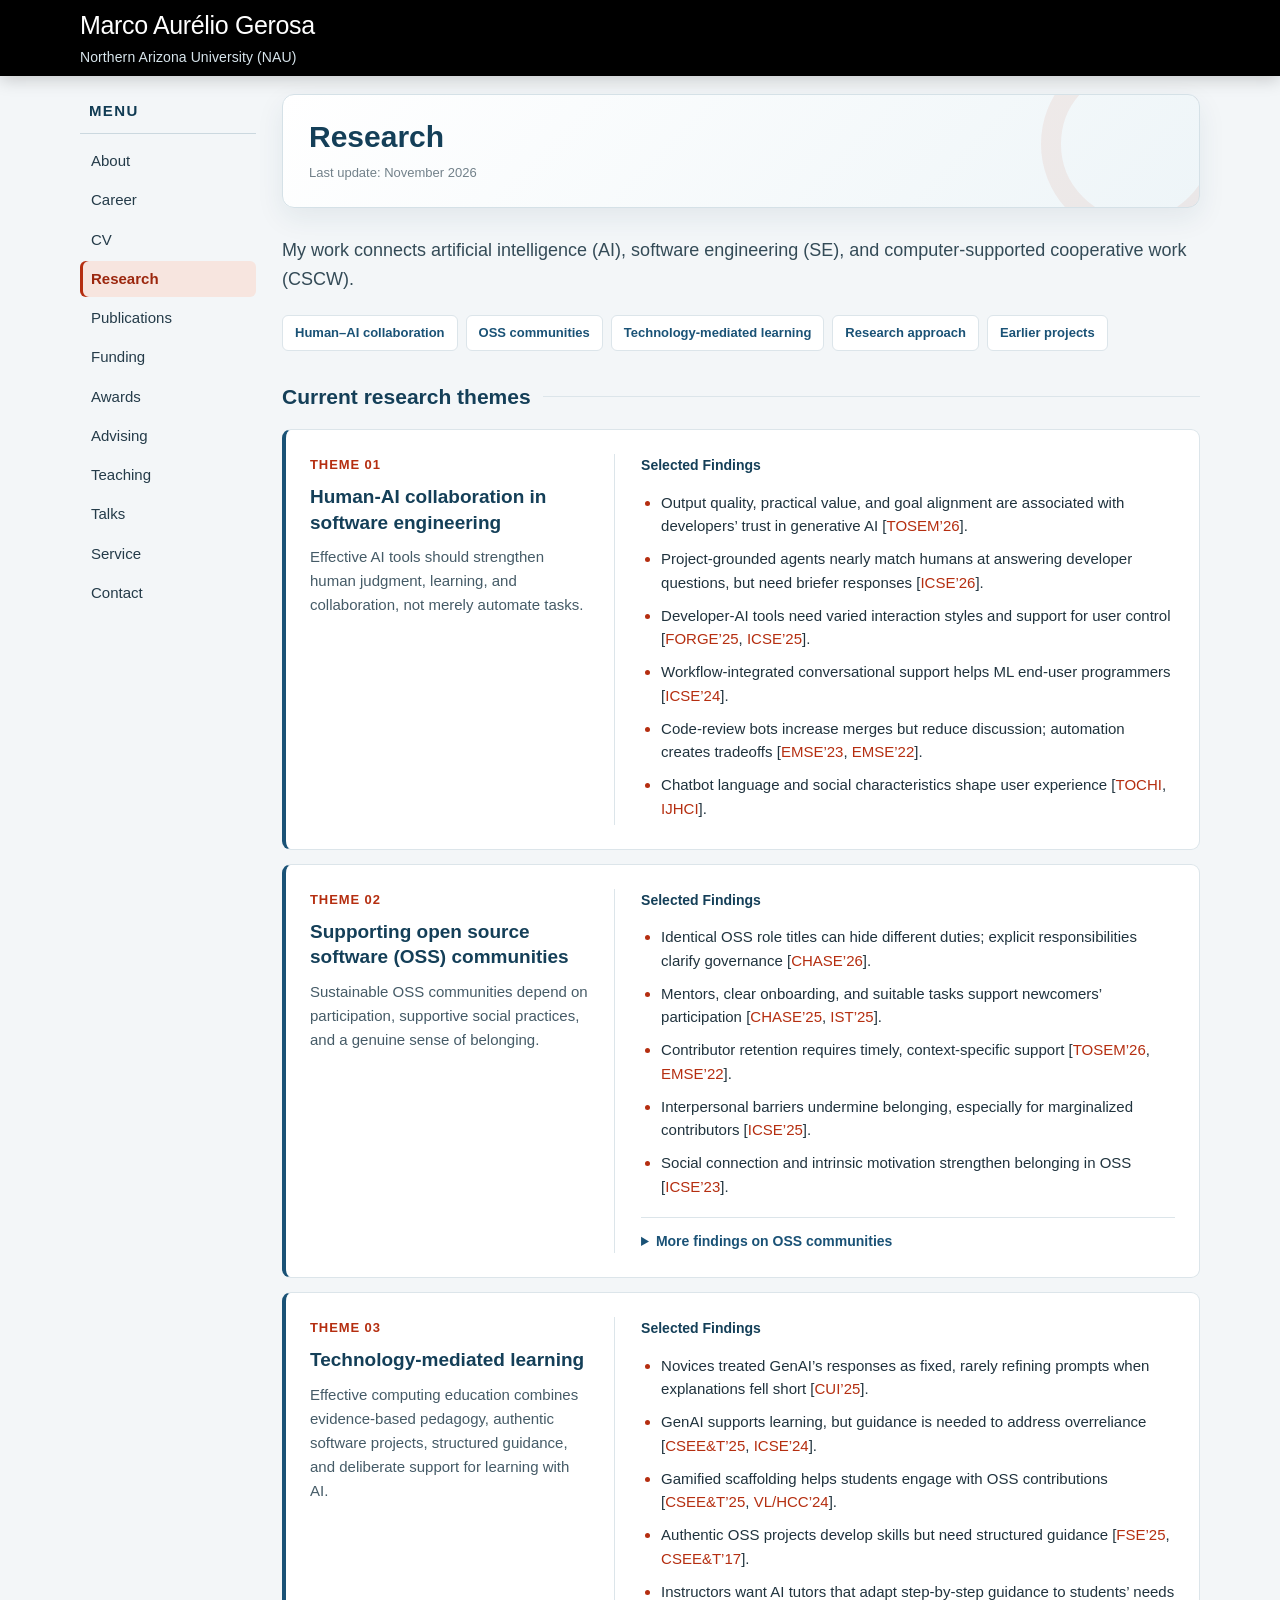
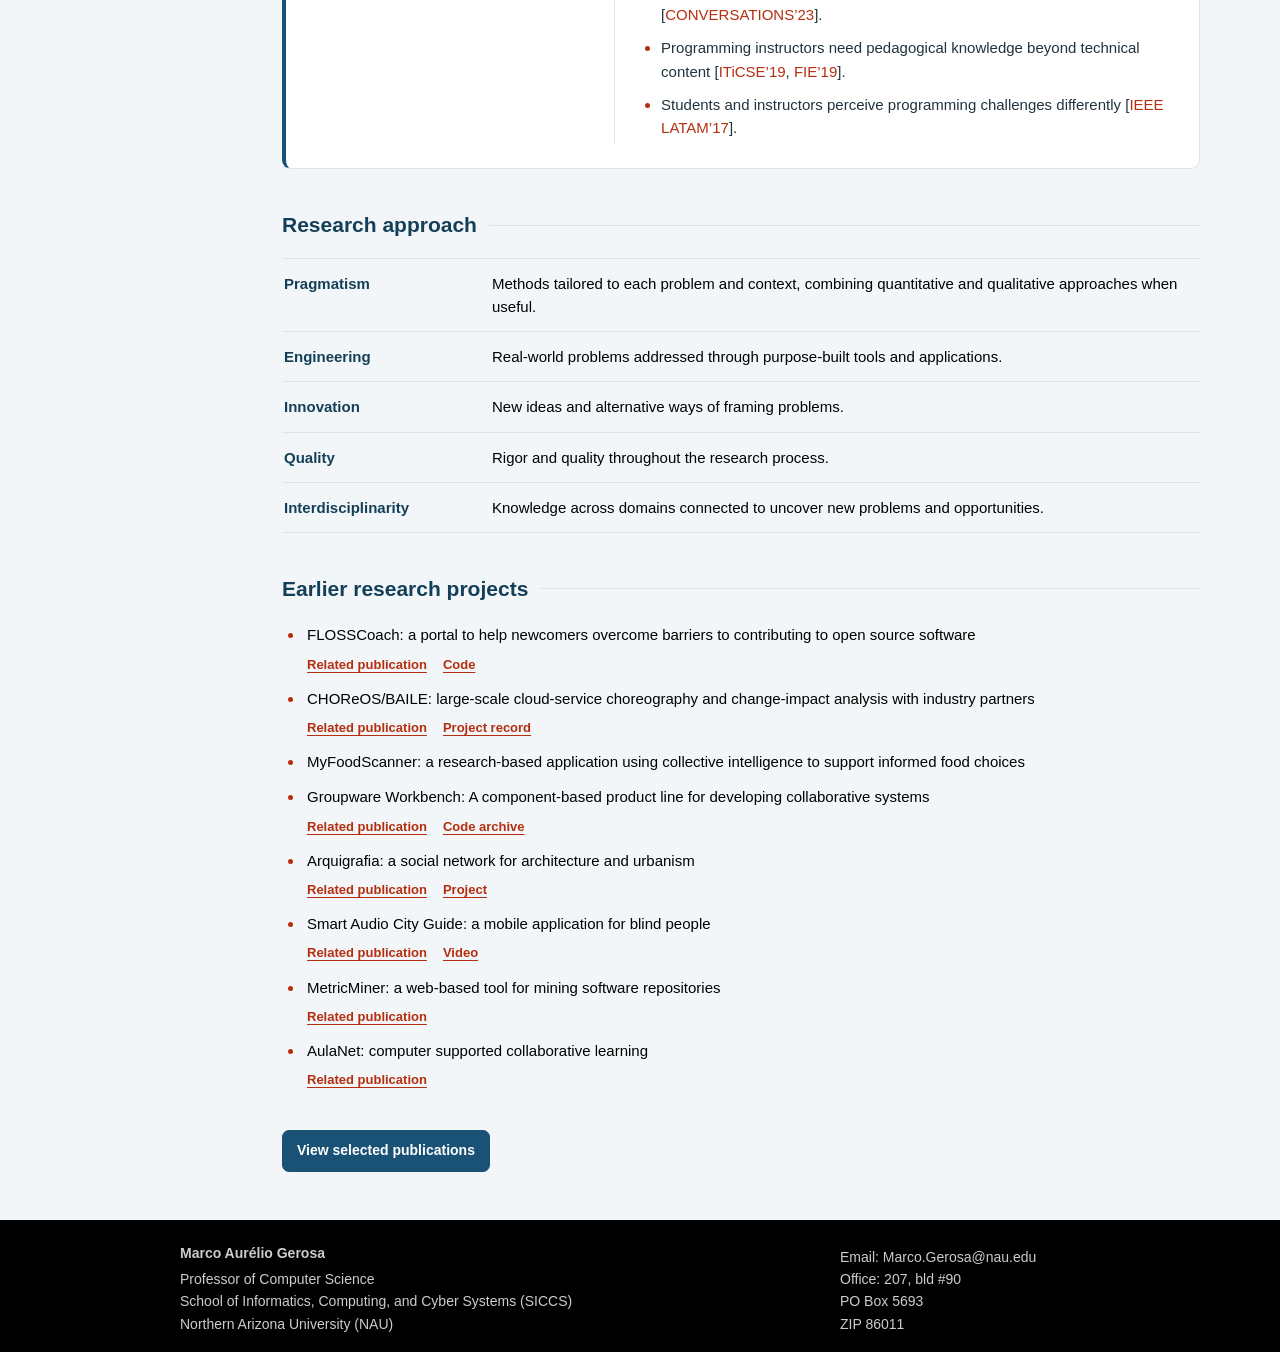
<file: research.html>
<!DOCTYPE html>
<html lang="en">
<head>
	<meta charset="utf-8" />
	<meta http-equiv="Content-Type" content="text/html; charset=utf-8" />
	<meta name="viewport" content="width=device-width, initial-scale=1" />
	<title>Research | Marco Aurélio Gerosa</title>
	<meta name="description" content="Research themes and selected findings by Marco Aurélio Gerosa on Human-AI software engineering, open source communities, and computing education." />
	<meta name="author" content="Marco Aurélio Gerosa" />
	<meta name="robots" content="index, follow, max-image-preview:large" />
	<link rel="canonical" href="https://www.marcoagerosa.com/research.html" />
	<meta property="og:locale" content="en_US" />
	<meta property="og:type" content="website" />
	<meta property="og:title" content="Research | Marco Aurélio Gerosa" />
	<meta property="og:description" content="Research on Human-AI software engineering, open source communities, and computing education." />
	<meta property="og:url" content="https://www.marcoagerosa.com/research.html" />
	<meta property="og:image" content="https://www.marcoagerosa.com/images/Marco_Gerosa.jpg" />
	<meta property="og:image:alt" content="Portrait of Marco Aurélio Gerosa" />
	<meta name="twitter:card" content="summary" />
	<meta name="twitter:title" content="Research | Marco Aurélio Gerosa" />
	<meta name="twitter:description" content="Research on Human-AI software engineering, open source communities, and computing education." />
	<meta name="twitter:image" content="https://www.marcoagerosa.com/images/Marco_Gerosa.jpg" />
	<link href="style.css?v=20261006" rel="stylesheet" type="text/css" />
	<script src="scripts/syze.min.js"></script>
	<script>
		syze.sizes(480, 600, 768, 1024);
	</script>
	<!-- Google tag (gtag.js) -->
	<script async src="https://www.googletagmanager.com/gtag/js?id=G-M0B745E5WX"></script>
	<script>
		window.dataLayer = window.dataLayer || [];
		function gtag(){dataLayer.push(arguments);}
		gtag('js', new Date());
		gtag('config', 'G-M0B745E5WX');
	</script>
	<script src="scripts/site.js?v=20260911e" defer></script>
</head>

<body>
	<a class="skip-link" href="#content">Skip to content</a>
	<div id="wrapper">
		<div class="full-width-header">
			<div class="centralizer-wrap">
				<div id="topbar">
					<div id="sitename">
						<div id="top-esq">
							<a href="index.html">Marco Aurélio Gerosa
							<br/>
							<span class="subtitle">Northern Arizona University (NAU)</span></a>
						</div>
						<!--<div id="top-dir">
							<a href="http://www.usp.br/" target="_new"><img src="images/usp-preto.jpg"></a>
						</div>-->
					</div>
				</div>
			</div>
		</div>

		<div class="centralizer-wrap">
			<div id="sidebar">
				<nav aria-label="Main navigation">
				<button class="menu-toggle" type="button" aria-expanded="true" aria-controls="menu" hidden>Menu <span aria-hidden="true">☰</span></button>
				<ul id="menu">
					<li>
						<span class="menu-heading">Menu</span>
					</li>
					<li>
						<ul>
						<li><a href="index.html">About</a></li>
						<li><a href="career.html">Career</a></li>
						<li><a href="cv.html">CV</a></li>
						<li class="selected"><a aria-current="page" href="research.html">Research</a></li>
						<li><a href="publications.html">Publications</a></li>
						<li><a href="funding.html">Funding</a></li>
						<li><a href="awards.html">Awards</a></li>
						<li><a href="advising.html">Advising</a></li>
						<li><a href="teaching.html">Teaching</a></li>
						<li><a href="talks.html">Talks</a></li>
						<!-- <li><a href="software.html">Software</a></li> -->
						<li><a href="service.html">Service</a></li>
						<!-- <li><a href="miscellaneous.html">Miscellaneous</a></li> -->
						<li><a href="contact.html">Contact</a></li>
						</ul>
					</li>
				</ul>
				</nav>
				<br/>
				<!--<div id="sidehighlight">
					<a href="http://www.wikicfp.com/cfp/servlet/event.showcfp?eventid=35917" target="_new"><img src="images/JISA.jpg" style="width: 107px; height: 142px"/><br/>
					CFP: Special Issue on "Software Engineering from a Social Network Perspective". Deadline <div id="sidehighlight2">Oct 15.</div></a>
				</div>-->
				<div id="news"> <!-- Replace all in every page -->
					<!--<h2>News</h2>
					<br>
					<p><b>Dez/2015</b> - Paper accepted for <a href="http://2016.icse.cs.txstate.edu/">ICSE</a> and <a href="http://saner.inf.usi.ch/"> SANER</a> 2016!
					<br><br>
					<p><b>Dez/2015</b> - I have been invited to the PC of ACM CSCW 2017
				--></div>

			</div>

			<main id="content" tabindex="-1">
				<div class="research-page">
					<header class="page-hero">
						<h1 class="page-title">Research</h1>
						<span class="page-updated">Last update: November 2026</span>
					</header>

<p class="research-lead">
My work connects artificial intelligence (AI), software engineering (SE), and computer&#8209;supported cooperative work (CSCW).
</p>
<nav class="section-navigation" aria-label="On this page">
<a href="#human-ai">Human–AI collaboration</a>
<a href="#oss-communities">OSS communities</a>
<a href="#computing-education">Technology-mediated learning</a>
<a href="#research-approach">Research approach</a>
<a href="#earlier-projects">Earlier projects</a>
</nav>

<section class="page-section">
<h2>Current research themes</h2>
<div class="research-theme-grid">

<article class="research-theme-card" id="human-ai">
<div class="research-theme-overview"><span class="card-number">01</span><h3>Human-AI collaboration in software engineering</h3><p>Effective AI tools should strengthen human judgment, learning, and collaboration, not merely automate tasks.</p></div>
<div class="research-theme-work"><strong>Selected Findings</strong>
<ul class="research-theme-points">
	<li>Output quality, practical value, and goal alignment are associated with developers’ trust in generative AI [<a href="papers/TOSEM2026_TrustGen.pdf">TOSEM’26</a>].</li>
	<li>Project-grounded agents nearly match humans at answering developer questions, but need briefer responses [<a href="papers/ICSE2026_Firefox_Conversational_Models.pdf">ICSE’26</a>].</li>
	<li>Developer-AI tools need varied interaction styles and support for user control [<a href="papers/forge25_interact.pdf">FORGE’25</a>, <a href="papers/ICSE_25_TrustGEN.pdf">ICSE’25</a>].</li>
	<li>Workflow-integrated conversational support helps ML end-user programmers [<a href="papers/Newton.pdf">ICSE’24</a>].</li>
	<li>Code-review bots increase merges but reduce discussion; automation creates tradeoffs [<a href="papers/Wessel_EMSE_Actions.pdf">EMSE’23</a>, <a href="papers/EMSE2022Wessel.pdf">EMSE’22</a>].</li>
	<li>Chatbot language and social characteristics shape user experience [<a href="papers/TOCHI2021Chaves.pdf">TOCHI</a>, <a href="papers/IJofHCI_Survey.pdf">IJHCI</a>].</li>
</ul>
</div>
</article>

<article class="research-theme-card" id="oss-communities">
<div class="research-theme-overview"><span class="card-number">02</span><h3>Supporting open source software (OSS) communities</h3><p>Sustainable OSS communities depend on participation, supportive social practices, and a genuine sense of belonging.</p></div>
<div class="research-theme-work"><strong>Selected Findings</strong>
<ul class="research-theme-points">
	<li>Identical OSS role titles can hide different duties; explicit responsibilities clarify governance [<a href="papers/CHASE2026_Governance_Roles.pdf">CHASE’26</a>].</li>
	<li>Mentors, clear onboarding, and suitable tasks support newcomers’ participation [<a href="papers/CHASE2025_mentoring.pdf">CHASE’25</a>, <a href="papers/IST.pdf">IST’25</a>].</li>
	<li>Contributor retention requires timely, context-specific support [<a href="papers/TOSEM2025_Contributor_Retention.pdf">TOSEM’26</a>, <a href="papers/EMSE2022Calefato.pdf">EMSE’22</a>].</li>
	<li>Interpersonal barriers undermine belonging, especially for marginalized contributors [<a href="papers/ICSE_2025_Feeling_Welcome.pdf">ICSE’25</a>].</li>
	<li>Social connection and intrinsic motivation strengthen belonging in OSS [<a href="papers/ICSE2023___Sense_of_Virtual_Community___Linux_Kernel.pdf">ICSE’23</a>].</li>
</ul>
<details class="research-more"><summary>More findings on OSS communities</summary><ul class="research-theme-points">
	<li>Social support and tool redesign can reduce barriers for women in open source software projects [<a href="papers/TOSEM2022.pdf">TOSEM’22</a>, <a href="papers/ICSESEIS2022Trinkenreich.pdf">ICSE SEIS’22</a>, <a href="papers/How_Gender-Biased_Tools_Shape_Newcomer_Experiences_in_OSS_Projects.pdf">TSE’22</a>].</li>
	<li>Motivations evolve, and OSS success extends beyond code contributions [<a href="papers/ICSE2021_Gerosa.pdf">ICSE’21</a>, <a href="papers/TSE2021Trinkenreich.pdf">TSE’22</a>].</li>
	<li>Barrier-aware onboarding and task recommendations help newcomers get started [<a href="papers/EMSE_Santos23.pdf">EMSE’23</a>, <a href="papers/ICSE2016.pdf">ICSE’16</a>, <a href="papers/CSCW_2015.pdf">CSCW’15</a>].</li>
</ul></details>
</div>
</article>

<article class="research-theme-card" id="computing-education">
<div class="research-theme-overview"><span class="card-number">03</span><h3>Technology-mediated learning</h3><p>Effective computing education combines evidence-based pedagogy, authentic software projects, structured guidance, and deliberate support for learning with AI.</p></div>
<div class="research-theme-work"><strong>Selected Findings</strong>
<ul class="research-theme-points">
	<li>Novices treated GenAI’s responses as fixed, rarely refining prompts when explanations fell short [<a href="papers/CUI2025_interaction_patterns.pdf">CUI’25</a>].</li>
	<li>GenAI supports learning, but guidance is needed to address overreliance [<a href="papers/ICSE_CSEET_25_GenAI_Education.pdf">CSEE&amp;T’25</a>, <a href="papers/ChatGPT_ICSE_24.pdf">ICSE’24</a>].</li>
	<li>Gamified scaffolding helps students engage with OSS contributions [<a href="papers/ICSE2025_OSSDoorway.pdf">CSEE&amp;T’25</a>, <a href="papers/VLHCC_Game_Elements.pdf">VL/HCC’24</a>].</li>
	<li>Authentic OSS projects develop skills but need structured guidance [<a href="papers/FSE2025_Survey_Students.pdf">FSE’25</a>, <a href="papers/Training_Software_Engineers_Using_Open-Source_Software_The_Professors_Perspective.pdf">CSEE&amp;T’17</a>].</li>
	<li>Instructors want AI tutors that adapt step-by-step guidance to students’ needs [<a href="papers/Conversations2023___DesignFiction.pdf">CONVERSATIONS’23</a>].</li>
	<li>Programming instructors need pedagogical knowledge beyond technical content [<a href="papers/3304221.3319776.pdf">ITiCSE’19</a>, <a href="papers/Connections_and_Influences_Among_Topics_of_Learning_How_to_Program.pdf">FIE’19</a>].</li>
	<li>Students and instructors perceive programming challenges differently [<a href="papers/08070426.pdf">IEEE LATAM’17</a>].</li>
</ul>
</div>
</article>
</div>
</section>



<section class="page-section research-approach" id="research-approach">
<h2>Research approach</h2>
<ul id="lista2">
<li><strong>Pragmatism</strong> Methods tailored to each problem and context, combining quantitative and qualitative approaches when useful.</li>
<li><strong>Engineering</strong> Real-world problems addressed through purpose-built tools and applications.</li>
<li><strong>Innovation</strong> New ideas and alternative ways of framing problems.</li>
<li><strong>Quality</strong> Rigor and quality throughout the research process.</li>
<li><strong>Interdisciplinarity</strong> Knowledge across domains connected to uncover new problems and opportunities.</li>
</ul>
</section>


<section class="page-section earlier-projects" id="earlier-projects">
<h2>Earlier research projects</h2>
<ul id="lista">
<li>FLOSSCoach: a portal to help newcomers overcome barriers to contributing to open source software<span class="resource-links"><a href="papers/ICSE2016.pdf" aria-label="FLOSSCoach related publication">Related publication</a><a href="https://gitlab.com/flosscoach/flosscoach" aria-label="FLOSSCoach source code">Code</a></span></li>
<li>CHOReOS/BAILE: large-scale cloud-service choreography and change-impact analysis with industry partners<span class="resource-links"><a href="papers/Choreos2014Leite.pdf" aria-label="CHOReOS related publication">Related publication</a><a href="https://cordis.europa.eu/project/id/257178/results" aria-label="CHOReOS project record">Project record</a></span></li>
<li>MyFoodScanner: a research-based application using collective intelligence to support informed food choices</li>
<li>Groupware Workbench: A component-based product line for developing collaborative systems<span class="resource-links"><a href="https://doi.org/10.1007/978-3-642-15579-6_34" aria-label="Groupware Workbench related publication: An Approach for Developing Component-Based Groupware Product Lines Using the Groupware Workbench" title="An Approach for Developing Component-Based Groupware Product Lines Using the Groupware Workbench">Related publication</a><a href="https://code.google.com/archive/p/groupware-workbench/" aria-label="Groupware Workbench code archive">Code archive</a></span></li>
<li>Arquigrafia: a social network for architecture and urbanism<span class="resource-links"><a href="https://www.eca.usp.br/acervo/producao-academica/002292517.pdf" aria-label="Arquigrafia related publication: Arquigrafia-Brasil Social Network: Design of an Online Environment Based on Transdisciplinarity and Collaboration" title="Arquigrafia-Brasil Social Network: Design of an Online Environment Based on Transdisciplinarity and Collaboration">Related publication</a><a href="https://arquigrafia.org.br/" aria-label="Arquigrafia project site">Project</a></span></li>
<li>Smart Audio City Guide: a mobile application for blind people<span class="resource-links"><a href="https://www.academia.edu/16714003/Smart_Audio_City_Guide_um_sistema_colaborativo_para_apoio_ao_deslocamento_urbano_de_pessoas_com_defici%C3%AAncia_visual" aria-label="Smart Audio City Guide related publication: um sistema colaborativo para apoio ao deslocamento urbano de pessoas com deficiência visual" title="Smart Audio City Guide: um sistema colaborativo para apoio ao deslocamento urbano de pessoas com deficiência visual">Related publication</a><a href="https://www.youtube.com/watch?v=RoegHFW9d4c" aria-label="Smart Audio City Guide project video">Video</a></span></li>
<li>MetricMiner: a web-based tool for mining software repositories<span class="resource-links"><a href="https://experts.azregents.edu/en/publications/metricminer-supporting-researchers-in-mining-software-repositorie/" aria-label="MetricMiner related publication">Related publication</a></span></li>
<li>AulaNet: computer supported collaborative learning<span class="resource-links"><a href="papers/2006.CapLivro.Lucena.pdf" aria-label="AulaNet related publication: Communication, coordination and cooperation in computer-supported learning">Related publication</a></span></li>
</ul>
</section>
<!--<p>In the future, I plan to put description and selected publications for each line of research. Meanwhile, more details can be found in the <a href="publications.html">publications'</a> page.</p>-->


<p class="research-publications-link"><a class="page-button" href="publications.html">View selected publications</a></p>

				</div>


			</main>
			<div class="clear"></div>
		</div>

		<div id="push"></div> <!-- needed for footer -->
	</div> <!-- close main wrapper -->

	<footer id="footer">
		<div class="centralizer-wrap">
			<div id="clustrmaps-widget"></div>
			<div class="footerbox address">
				<b>Marco Aurélio Gerosa</b>
				<ul>
					<li>Professor of Computer Science</li>
					<li>School of Informatics, Computing, and Cyber Systems (SICCS)</li>
					<li>Northern Arizona University (NAU)</li>
				</ul>
			</div>
			<div class="footerbox contact">
				<ul>
					<li>Email: Marco.Gerosa@nau.edu</li>
					<!-- <li>Voice: +1 928-523-8860</li> -->
					<li>Office: 207, bld #90</li>
					<li>PO Box 5693 <br>ZIP 86011</li>
				</ul>
			</div>
			<div class="footerbox social-icons">
				<a href="mailto:Marco.Gerosa@nau.edu" target="_new"><img src="images/email.gif" alt="E-mail" title="E-mail"/></a>
				<!--<a href="https://plus.google.com/+MarcoGerosaBR" target="_new"><img src="images/googleplus.gif" alt="Google Plus" title="Google Plus"/></a>-->
				<a href="https://x.com/gerosa_marco" target="_new" aria-label="X"><span class="x-icon" aria-hidden="true">X</span></a>
				<a href="https://www.linkedin.com/in/marco-aur%C3%A9lio-gerosa-3224621a" target="_new"><img src="images/linkedin.gif" alt="LinkedIn" title="LinkedIn" /></a>
				<br/>
				<!--<a href="mailto:Marco.Gerosa@nau.edu" target="_new"><span class="symbol">circleemail</span></a>
				<a href="https://plus.google.com/+MarcoGerosaBR" target="_new"><span class="symbol">circlegoogleplus</span></a>
				<a href="http://br.linkedin.com/pub/marco-aurélio-gerosa/1a/462/322" target="_new"><span class="symbol">circlelinkedin</span></a>
				<br/>-->
				<a href="https://dblp.org/pid/68/5072.html" target="_new"><img src="images/dblp.gif" alt="DBLP" title="DBLP" /></a>
				<a href="https://scholar.google.com/citations?user=kjtuhEQAAAAJ" target="_new"><img src="images/googlescholar.gif" alt="Google Scholar" title="Google Scholar" /></a>
				<a href="https://dl.acm.org/profile/81100523035" target="_new"><img src="images/ACM.gif" alt="ACM Digital Library" title="ACM Digital Library" /></a>
			</div>
			<!--<div class="footerbox somenumbers">
				<b>Some numbers:</b> <small>(07/2017)</small><br/>
				<a href="https://scholar.google.com/citations?user=kjtuhEQAAAAJ" target="_new">H-index: 60 (Google Scholar)</a><br/>
				<a href="publications.html">Published works: 341</a><br/>
				<a href="advising.html">Ph.D. graduates: 13</a><br/>
				<a href="career.html#somenumbers">More...</a><br/>
			</div>-->
				<!--<script type="text/javascript">var _clustrmaps = {'url' : 'http://www.ime.usp.br/~gerosa', 'user' : 1132202, 'server' : '2', 'id' : 'clustrmaps-widget', 'version' : 1, 'date' : '2014-02-13', 'lang' : 'en', 'corners' : 'square' };(function (){ var s = document.createElement('script'); s.type = 'text/javascript'; s.async = true; s.src = 'http://www2.clustrmaps.com/counter/map.js'; var x = document.getElementsByTagName('script')[0]; x.parentNode.insertBefore(s, x);})();</script><noscript><a href="http://www2.clustrmaps.com/user/5de1146aa"><img src="http://www2.clustrmaps.com/stats/maps-no_clusters/www.ime.usp.br-~gerosa-thumb.jpg" alt="Locations of visitors to this page" /></a></noscript>-->
			<div class="clear"></div>
		</div>
	</footer>

</body>
</html>
</file>
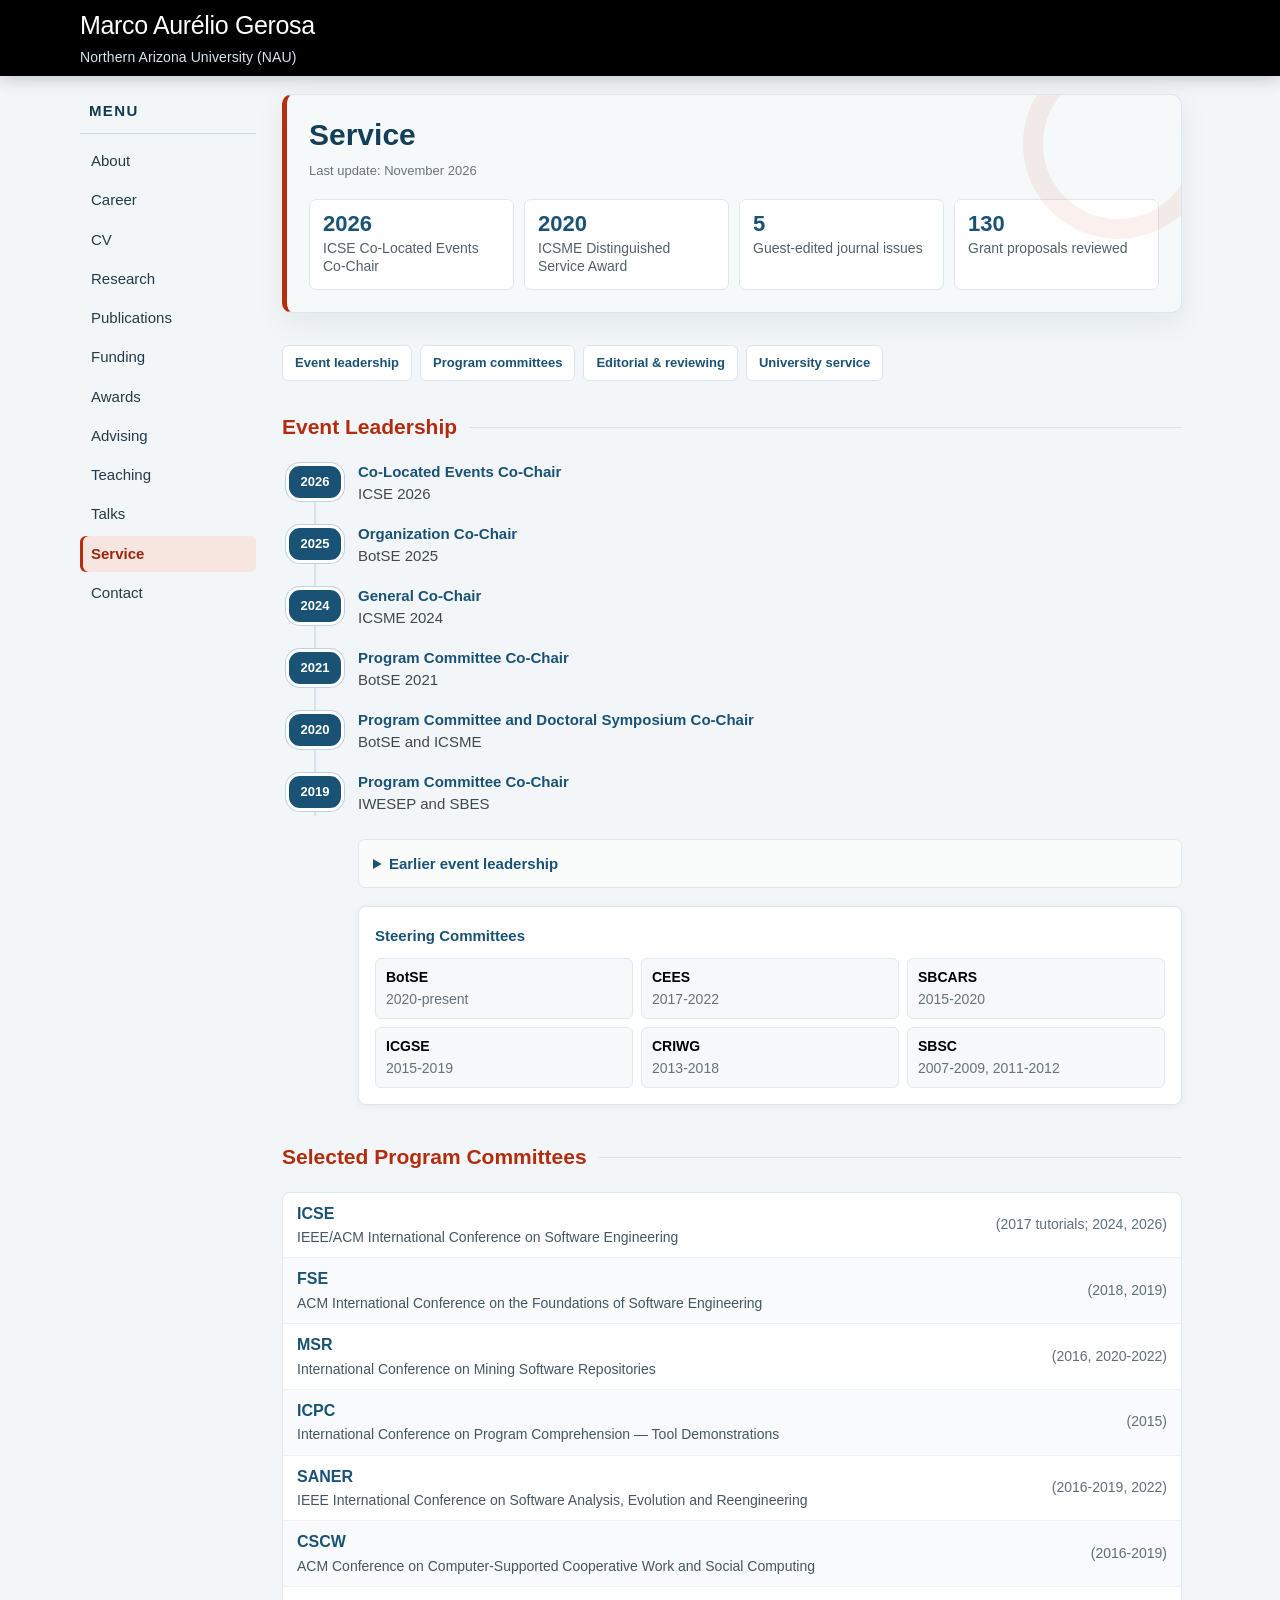
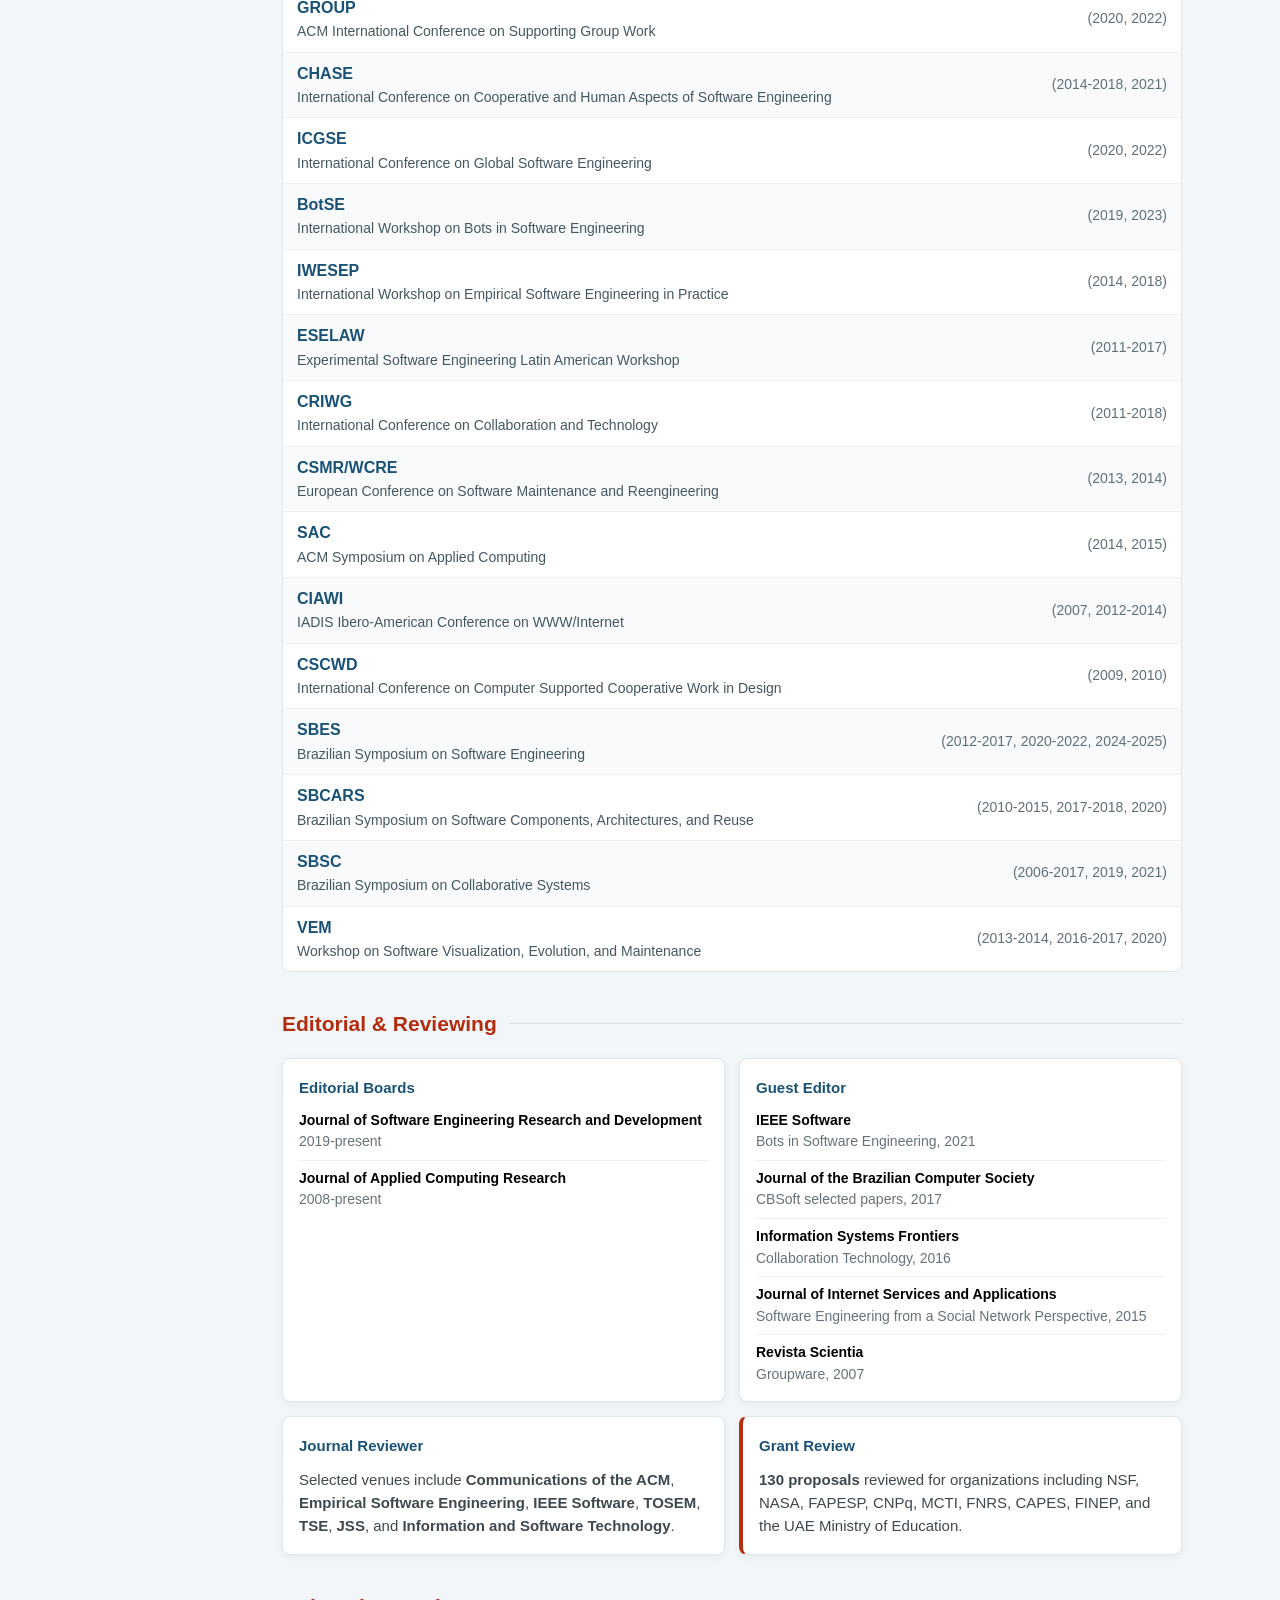
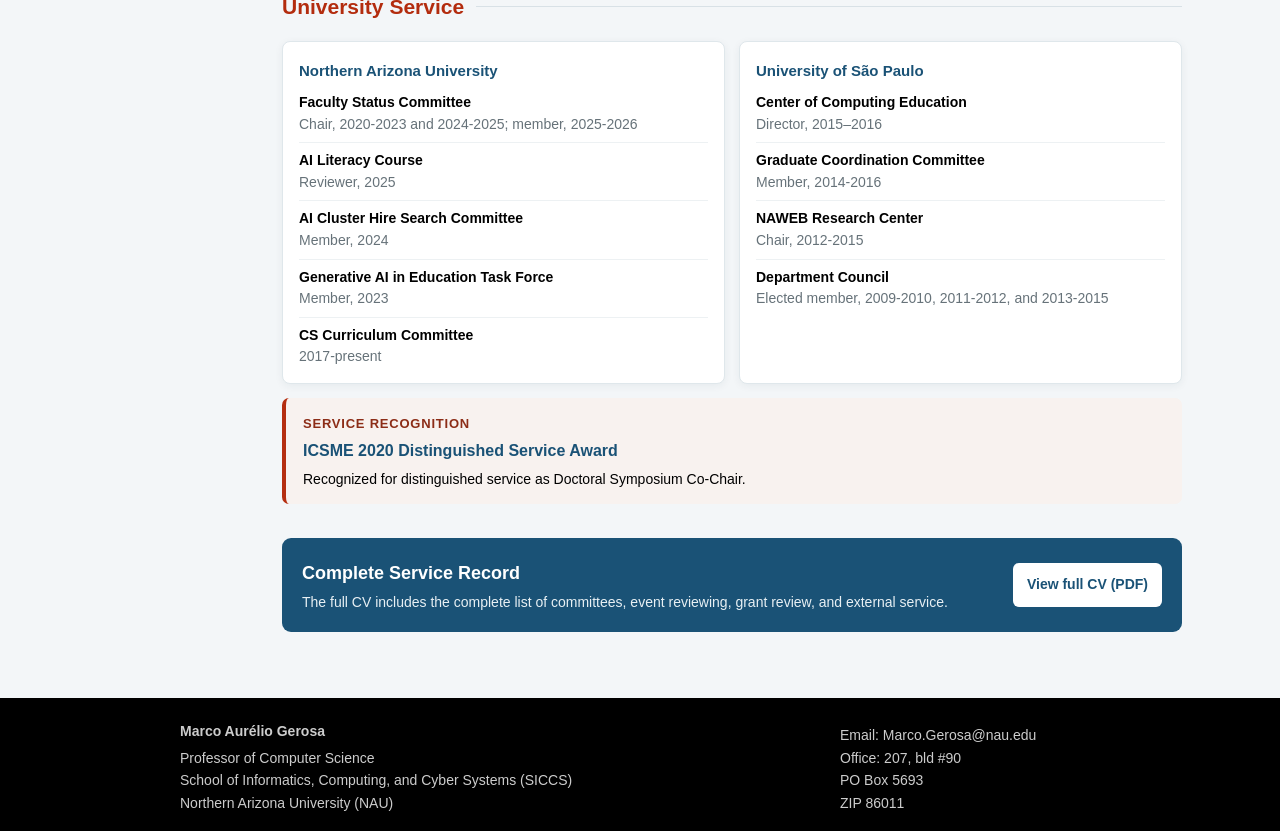
<file: service.html>
<!DOCTYPE html>
<html lang="en">
<head>
	<meta charset="utf-8" />
	<meta http-equiv="Content-Type" content="text/html; charset=utf-8" />
	<meta name="viewport" content="width=device-width, initial-scale=1" />
	<title>Service | Marco Aurélio Gerosa</title>
	<meta name="description" content="Academic service by Marco Aurélio Gerosa, including conference leadership, program committees, editorial work, grant review, and university service." />
	<meta name="author" content="Marco Aurélio Gerosa" />
	<meta name="robots" content="index, follow, max-image-preview:large" />
	<link rel="canonical" href="https://www.marcoagerosa.com/service.html" />
	<meta property="og:locale" content="en_US" />
	<meta property="og:type" content="website" />
	<meta property="og:title" content="Service | Marco Aurélio Gerosa" />
	<meta property="og:description" content="Conference leadership, program committees, editorial work, grant review, and university service." />
	<meta property="og:url" content="https://www.marcoagerosa.com/service.html" />
	<meta property="og:image" content="https://www.marcoagerosa.com/images/Marco_Gerosa.jpg" />
	<meta property="og:image:alt" content="Portrait of Marco Aurélio Gerosa" />
	<meta name="twitter:card" content="summary" />
	<meta name="twitter:title" content="Service | Marco Aurélio Gerosa" />
	<meta name="twitter:description" content="Conference leadership, program committees, editorial work, grant review, and university service." />
	<meta name="twitter:image" content="https://www.marcoagerosa.com/images/Marco_Gerosa.jpg" />
	<link href="style.css?v=20261006" rel="stylesheet" type="text/css" />
	<script src="scripts/syze.min.js"></script>
	<script>
		syze.sizes(480, 600, 768, 1024);
	</script>
	<!-- Google tag (gtag.js) -->
	<script async src="https://www.googletagmanager.com/gtag/js?id=G-M0B745E5WX"></script>
	<script>
		window.dataLayer = window.dataLayer || [];
		function gtag(){dataLayer.push(arguments);}
		gtag('js', new Date());
		gtag('config', 'G-M0B745E5WX');
	</script>
	<script src="scripts/site.js?v=20260911e" defer></script>
</head>

<body>
	<a class="skip-link" href="#content">Skip to content</a>
	<div id="wrapper">
		<div class="full-width-header">
			<div class="centralizer-wrap">
				<div id="topbar">
					<div id="sitename">
						<div id="top-esq">
							<a href="index.html">Marco Aurélio Gerosa
							<br/>
							<span class="subtitle">Northern Arizona University (NAU)</span></a>
						</div>
						<!--<div id="top-dir">
							<a href="http://www.usp.br/" target="_new"><img src="images/usp-preto.jpg"></a>
						</div>-->
					</div>
				</div>
			</div>
		</div>

		<div class="centralizer-wrap">
			<div id="sidebar">
				<nav aria-label="Main navigation">
				<button class="menu-toggle" type="button" aria-expanded="true" aria-controls="menu" hidden>Menu <span aria-hidden="true">☰</span></button>
				<ul id="menu">
					<li>
						<span class="menu-heading">Menu</span>
					</li>
					<li>
						<ul>
						<li><a href="index.html">About</a></li>
						<li><a href="career.html">Career</a></li>
						<li><a href="cv.html">CV</a></li>
						<li><a href="research.html">Research</a></li>
						<li><a href="publications.html">Publications</a></li>
						<li><a href="funding.html">Funding</a></li>
						<li><a href="awards.html">Awards</a></li>
						<li><a href="advising.html">Advising</a></li>
						<li><a href="teaching.html">Teaching</a></li>
						<li><a href="talks.html">Talks</a></li>
						<!-- <li><a href="software.html">Software</a></li> -->
						<li class="selected"><a href="service.html" aria-current="page">Service</a></li>
						<!-- <li><a href="miscellaneous.html">Miscellaneous</a></li> -->
						<li><a href="contact.html">Contact</a></li>
						</ul>
					</li>
				</ul>
				</nav>
				<br/>
				<!--<div id="sidehighlight">
					<a href="http://www.wikicfp.com/cfp/servlet/event.showcfp?eventid=35917" target="_new"><img src="images/JISA.jpg" style="width: 107px; height: 142px"/><br/>
					CFP: Special Issue on "Software Engineering from a Social Network Perspective". Deadline <div id="sidehighlight2">Oct 15.</div></a>
				</div>-->
				<div id="news"> <!-- Replace all in every page -->
					<!--<h2>News</h2>
					<br>
					<p><b>Dez/2015</b> - Paper accepted for <a href="http://2016.icse.cs.txstate.edu/">ICSE</a> and <a href="http://saner.inf.usi.ch/"> SANER</a> 2016!
					<br><br>
					<p><b>Dez/2015</b> - I have been invited to the PC of ACM CSCW 2017
				--></div>

			</div>

			<main id="content" tabindex="-1">
				<div class="service-page">
					<header class="service-hero">
						<h1 class="page-title">Service</h1>
						<div class="service-updated">Last update: November 2026</div>

						<div class="service-metrics" aria-label="Service highlights">
							<div class="service-metric"><strong>2026</strong><span>ICSE Co-Located Events Co-Chair</span></div>
							<div class="service-metric"><strong>2020</strong><span>ICSME Distinguished Service Award</span></div>
							<div class="service-metric"><strong>5</strong><span>Guest-edited journal issues</span></div>
							<div class="service-metric"><strong>130</strong><span>Grant proposals reviewed</span></div>
						</div>
					</header>

					<nav class="section-navigation" aria-label="On this page">
						<a href="#event-leadership-heading">Event leadership</a>
						<a href="#program-committees-heading">Program committees</a>
						<a href="#editorial-reviewing-heading">Editorial &amp; reviewing</a>
						<a href="#university-service-heading">University service</a>
					</nav>
					<section class="service-section" aria-labelledby="event-leadership-heading">
						<h2 id="event-leadership-heading">Event Leadership</h2>
						<div class="service-timeline">
							<article class="service-event"><time datetime="2026">2026</time><div><h3>Co-Located Events Co-Chair</h3><p>ICSE 2026</p></div></article>
							<article class="service-event"><time datetime="2025">2025</time><div><h3>Organization Co-Chair</h3><p>BotSE 2025</p></div></article>
							<article class="service-event"><time datetime="2024">2024</time><div><h3>General Co-Chair</h3><p>ICSME 2024</p></div></article>
							<article class="service-event"><time datetime="2021">2021</time><div><h3>Program Committee Co-Chair</h3><p>BotSE 2021</p></div></article>
							<article class="service-event"><time datetime="2020">2020</time><div><h3>Program Committee and Doctoral Symposium Co-Chair</h3><p>BotSE and ICSME</p></div></article>
							<article class="service-event"><time datetime="2019">2019</time><div><h3>Program Committee Co-Chair</h3><p>IWESEP and SBES</p></div></article>
						</div>

						<details class="service-details">
							<summary>Earlier event leadership</summary>
							<ul>
								<li><strong>2018:</strong> DySDoc3 Program Committee Co-Chair; SBES New Ideas and Emerging Results Track Program Committee Co-Chair.</li>
								<li><strong>2017:</strong> CBSoft Tutorials Chair.</li>
								<li><strong>2016:</strong> ICGSE Program Committee Co-Chair; SBCARS Program Committee Chair.</li>
								<li><strong>2015:</strong> VEM Program Committee Co-Chair.</li>
								<li><strong>2013:</strong> CRIWG Program Committee Co-Chair.</li>
								<li><strong>2012:</strong> SBSC General Chair and Writing Workshop Chair.</li>
								<li><strong>2011:</strong> SBES General Chair and WTD/SBSC Chair.</li>
								<li><strong>2007-2010:</strong> Leadership roles for SBSC, WebMedia, WIRE, and regional computing events.</li>
							</ul>
						</details>

						<div class="service-card service-steering">
							<h3>Steering Committees</h3>
							<ul class="service-chip-list">
								<li><strong>BotSE</strong><span>2020-present</span></li>
								<li><strong>CEES</strong><span>2017-2022</span></li>
								<li><strong>SBCARS</strong><span>2015-2020</span></li>
								<li><strong>ICGSE</strong><span>2015-2019</span></li>
								<li><strong>CRIWG</strong><span>2013-2018</span></li>
								<li><strong>SBSC</strong><span>2007-2009, 2011-2012</span></li>
							</ul>
						</div>
					</section>

					<section class="service-section" aria-labelledby="program-committees-heading">
						<h2 id="program-committees-heading">Selected Program Committees</h2>
						<div class="service-year-list service-conference-list">
							<div class="service-year-row"><div class="service-conference-name"><strong>ICSE</strong><span>IEEE/ACM International Conference on Software Engineering</span></div><span class="service-conference-years">(2017 tutorials; 2024, 2026)</span></div>
							<div class="service-year-row"><div class="service-conference-name"><strong>FSE</strong><span>ACM International Conference on the Foundations of Software Engineering</span></div><span class="service-conference-years">(2018, 2019)</span></div>
							<div class="service-year-row"><div class="service-conference-name"><strong>MSR</strong><span>International Conference on Mining Software Repositories</span></div><span class="service-conference-years">(2016, 2020-2022)</span></div>
							<div class="service-year-row"><div class="service-conference-name"><strong>ICPC</strong><span>International Conference on Program Comprehension — Tool Demonstrations</span></div><span class="service-conference-years">(2015)</span></div>
							<div class="service-year-row"><div class="service-conference-name"><strong>SANER</strong><span>IEEE International Conference on Software Analysis, Evolution and Reengineering</span></div><span class="service-conference-years">(2016-2019, 2022)</span></div>
							<div class="service-year-row"><div class="service-conference-name"><strong>CSCW</strong><span>ACM Conference on Computer-Supported Cooperative Work and Social Computing</span></div><span class="service-conference-years">(2016-2019)</span></div>
							<div class="service-year-row"><div class="service-conference-name"><strong>GROUP</strong><span>ACM International Conference on Supporting Group Work</span></div><span class="service-conference-years">(2020, 2022)</span></div>
							<div class="service-year-row"><div class="service-conference-name"><strong>CHASE</strong><span>International Conference on Cooperative and Human Aspects of Software Engineering</span></div><span class="service-conference-years">(2014-2018, 2021)</span></div>
							<div class="service-year-row"><div class="service-conference-name"><strong>ICGSE</strong><span>International Conference on Global Software Engineering</span></div><span class="service-conference-years">(2020, 2022)</span></div>
							<div class="service-year-row"><div class="service-conference-name"><strong>BotSE</strong><span>International Workshop on Bots in Software Engineering</span></div><span class="service-conference-years">(2019, 2023)</span></div>
							<div class="service-year-row"><div class="service-conference-name"><strong>IWESEP</strong><span>International Workshop on Empirical Software Engineering in Practice</span></div><span class="service-conference-years">(2014, 2018)</span></div>
							<div class="service-year-row"><div class="service-conference-name"><strong>ESELAW</strong><span>Experimental Software Engineering Latin American Workshop</span></div><span class="service-conference-years">(2011-2017)</span></div>
							<div class="service-year-row"><div class="service-conference-name"><strong>CRIWG</strong><span>International Conference on Collaboration and Technology</span></div><span class="service-conference-years">(2011-2018)</span></div>
							<div class="service-year-row"><div class="service-conference-name"><strong>CSMR/WCRE</strong><span>European Conference on Software Maintenance and Reengineering</span></div><span class="service-conference-years">(2013, 2014)</span></div>
							<div class="service-year-row"><div class="service-conference-name"><strong>SAC</strong><span>ACM Symposium on Applied Computing</span></div><span class="service-conference-years">(2014, 2015)</span></div>
							<div class="service-year-row"><div class="service-conference-name"><strong>CIAWI</strong><span>IADIS Ibero-American Conference on WWW/Internet</span></div><span class="service-conference-years">(2007, 2012-2014)</span></div>
							<div class="service-year-row"><div class="service-conference-name"><strong>CSCWD</strong><span>International Conference on Computer Supported Cooperative Work in Design</span></div><span class="service-conference-years">(2009, 2010)</span></div>
							<div class="service-year-row"><div class="service-conference-name"><strong>SBES</strong><span>Brazilian Symposium on Software Engineering</span></div><span class="service-conference-years">(2012-2017, 2020-2022, 2024-2025)</span></div>
							<div class="service-year-row"><div class="service-conference-name"><strong>SBCARS</strong><span>Brazilian Symposium on Software Components, Architectures, and Reuse</span></div><span class="service-conference-years">(2010-2015, 2017-2018, 2020)</span></div>
							<div class="service-year-row"><div class="service-conference-name"><strong>SBSC</strong><span>Brazilian Symposium on Collaborative Systems</span></div><span class="service-conference-years">(2006-2017, 2019, 2021)</span></div>
							<div class="service-year-row"><div class="service-conference-name"><strong>VEM</strong><span>Workshop on Software Visualization, Evolution, and Maintenance</span></div><span class="service-conference-years">(2013-2014, 2016-2017, 2020)</span></div>
						</div>
					</section>

					<section class="service-section" aria-labelledby="editorial-reviewing-heading">
						<h2 id="editorial-reviewing-heading">Editorial &amp; Reviewing</h2>
						<div class="service-card-grid">
							<article class="service-card">
								<h3>Editorial Boards</h3>
								<ul>
									<li><strong>Journal of Software Engineering Research and Development</strong><span>2019-present</span></li>
									<li><strong>Journal of Applied Computing Research</strong><span>2008-present</span></li>
								</ul>
							</article>

							<article class="service-card">
								<h3>Guest Editor</h3>
								<ul>
									<li><strong>IEEE Software</strong><span>Bots in Software Engineering, 2021</span></li>
									<li><strong>Journal of the Brazilian Computer Society</strong><span>CBSoft selected papers, 2017</span></li>
									<li><strong>Information Systems Frontiers</strong><span>Collaboration Technology, 2016</span></li>
									<li><strong>Journal of Internet Services and Applications</strong><span>Software Engineering from a Social Network Perspective, 2015</span></li>
									<li><strong>Revista Scientia</strong><span>Groupware, 2007</span></li>
								</ul>
							</article>
							<article class="service-card">
								<h3>Journal Reviewer</h3>
								<p>Selected venues include <strong>Communications of the ACM</strong>, <strong>Empirical Software Engineering</strong>, <strong>IEEE Software</strong>, <strong>TOSEM</strong>, <strong>TSE</strong>, <strong>JSS</strong>, and <strong>Information and Software Technology</strong>.</p>
							</article>

							<article class="service-card service-grants">
								<h3>Grant Review</h3>
								<p><strong>130 proposals</strong> reviewed for organizations including NSF, NASA, FAPESP, CNPq, MCTI, FNRS, CAPES, FINEP, and the UAE Ministry of Education.</p>
							</article>
						</div>
					</section>

					<section class="service-section" aria-labelledby="university-service-heading">
						<h2 id="university-service-heading">University Service</h2>
						<div class="service-card-grid">
							<article class="service-card">
								<h3>Northern Arizona University</h3>
								<ul>
									<li><strong>Faculty Status Committee</strong><span>Chair, 2020-2023 and 2024-2025; member, 2025-2026</span></li>
									<li><strong>AI Literacy Course</strong><span>Reviewer, 2025</span></li>
									<li><strong>AI Cluster Hire Search Committee</strong><span>Member, 2024</span></li>
									<li><strong>Generative AI in Education Task Force</strong><span>Member, 2023</span></li>
									<li><strong>CS Curriculum Committee</strong><span>2017-present</span></li>
								</ul>
							</article>

							<article class="service-card">
								<h3>University of São Paulo</h3>
								<ul>
									<li><strong>Center of Computing Education</strong><span>Director, 2015–2016</span></li>
									<li><strong>Graduate Coordination Committee</strong><span>Member, 2014-2016</span></li>
									<li><strong>NAWEB Research Center</strong><span>Chair, 2012-2015</span></li>
									<li><strong>Department Council</strong><span>Elected member, 2009-2010, 2011-2012, and 2013-2015</span></li>
								</ul>
							</article>
						</div>

						<div class="service-recognition">
							<span>Service recognition</span>
							<strong>ICSME 2020 Distinguished Service Award</strong>
							<p>Recognized for distinguished service as Doctoral Symposium Co-Chair.</p>
						</div>
					</section>

					<div class="service-record">
						<div>
							<h2>Complete Service Record</h2>
							<p>The full CV includes the complete list of committees, event reviewing, grant review, and external service.</p>
						</div>
						<a class="service-button" href="memorial/MarcoGerosaEnglishCV.pdf?v=20261112">View full CV (PDF)</a>
					</div>
				</div>
			</main>
			<div class="clear"></div>
		</div>

		<div id="push"></div> <!-- needed for footer -->
	</div> <!-- close main wrapper -->

	<footer id="footer">
		<div class="centralizer-wrap">
			<div id="clustrmaps-widget"></div>
			<div class="footerbox address">
				<b>Marco Aurélio Gerosa</b>
				<ul>
					<li>Professor of Computer Science</li>
					<li>School of Informatics, Computing, and Cyber Systems (SICCS)</li>
					<li>Northern Arizona University (NAU)</li>
				</ul>
			</div>
			<div class="footerbox contact">
				<ul>
					<li>Email: Marco.Gerosa@nau.edu</li>
					<!-- <li>Voice: +1 928-523-8860</li> -->
					<li>Office: 207, bld #90</li>
					<li>PO Box 5693 <br>ZIP 86011</li>
				</ul>
			</div>
			<div class="footerbox social-icons">
				<a href="mailto:Marco.Gerosa@nau.edu" target="_new"><img src="images/email.gif" alt="E-mail" title="E-mail"/></a>
				<!--<a href="https://plus.google.com/+MarcoGerosaBR" target="_new"><img src="images/googleplus.gif" alt="Google Plus" title="Google Plus"/></a>-->
				<a href="https://x.com/gerosa_marco" target="_new" aria-label="X"><span class="x-icon" aria-hidden="true">X</span></a>
				<a href="https://www.linkedin.com/in/marco-aur%C3%A9lio-gerosa-3224621a" target="_new"><img src="images/linkedin.gif" alt="LinkedIn" title="LinkedIn" /></a>
				<br/>
				<!--<a href="mailto:Marco.Gerosa@nau.edu" target="_new"><span class="symbol">circleemail</span></a>
				<a href="https://plus.google.com/+MarcoGerosaBR" target="_new"><span class="symbol">circlegoogleplus</span></a>
				<a href="http://br.linkedin.com/pub/marco-aurélio-gerosa/1a/462/322" target="_new"><span class="symbol">circlelinkedin</span></a>
				<br/>-->
				<a href="https://dblp.org/pid/68/5072.html" target="_new"><img src="images/dblp.gif" alt="DBLP" title="DBLP" /></a>
				<a href="https://scholar.google.com/citations?user=kjtuhEQAAAAJ" target="_new"><img src="images/googlescholar.gif" alt="Google Scholar" title="Google Scholar" /></a>
				<a href="https://dl.acm.org/profile/81100523035" target="_new"><img src="images/ACM.gif" alt="ACM Digital Library" title="ACM Digital Library" /></a>
			</div>
			<!--<div class="footerbox somenumbers">
				<b>Some numbers:</b> <small>(07/2017)</small><br/>
				<a href="https://scholar.google.com/citations?user=kjtuhEQAAAAJ" target="_new">H-index: 60 (Google Scholar)</a><br/>
				<a href="publications.html">Published works: 341</a><br/>
				<a href="advising.html">Ph.D. graduates: 13</a><br/>
				<a href="career.html#somenumbers">More...</a><br/>
			</div>-->
				<!--<script type="text/javascript">var _clustrmaps = {'url' : 'http://www.ime.usp.br/~gerosa', 'user' : 1132202, 'server' : '2', 'id' : 'clustrmaps-widget', 'version' : 1, 'date' : '2014-02-13', 'lang' : 'en', 'corners' : 'square' };(function (){ var s = document.createElement('script'); s.type = 'text/javascript'; s.async = true; s.src = 'http://www2.clustrmaps.com/counter/map.js'; var x = document.getElementsByTagName('script')[0]; x.parentNode.insertBefore(s, x);})();</script><noscript><a href="http://www2.clustrmaps.com/user/5de1146aa"><img src="http://www2.clustrmaps.com/stats/maps-no_clusters/www.ime.usp.br-~gerosa-thumb.jpg" alt="Locations of visitors to this page" /></a></noscript>-->
			<div class="clear"></div>
		</div>
	</footer>

</body>
</html>
</file>
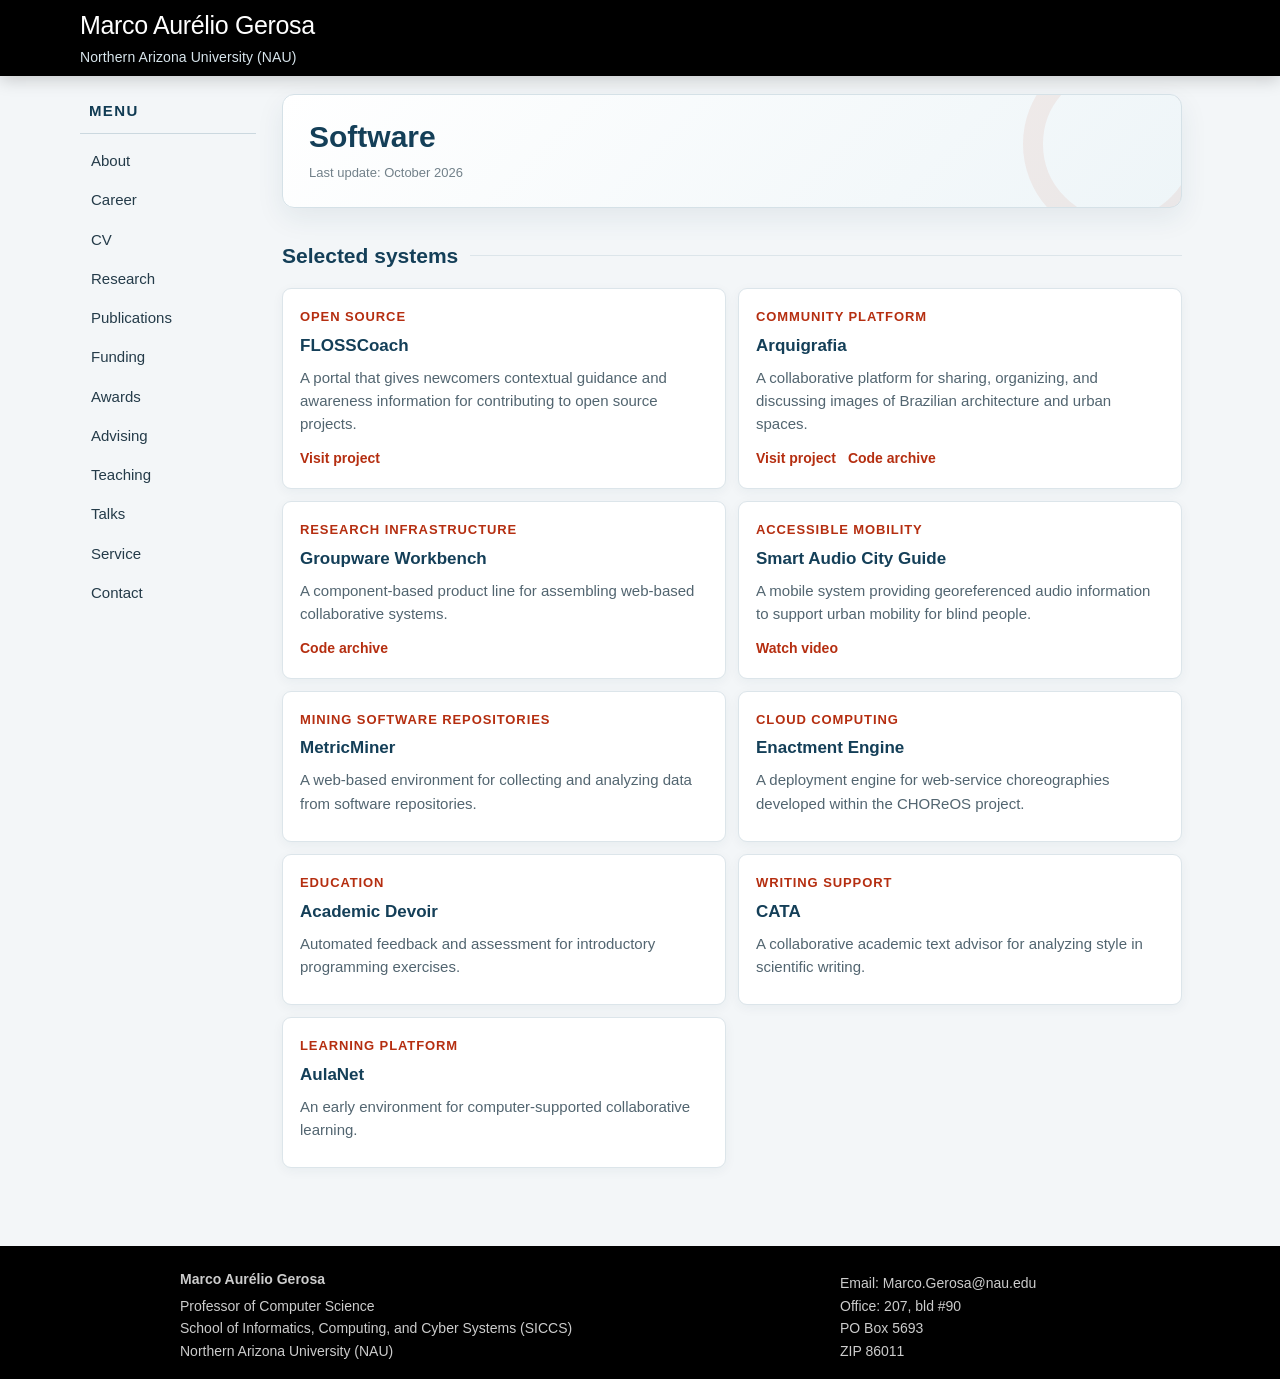
<file: software.html>
<!DOCTYPE html>
<html lang="en">
<head>
	<meta charset="utf-8" />
	<meta http-equiv="Content-Type" content="text/html; charset=utf-8" />
	<meta name="viewport" content="width=device-width, initial-scale=1" />
	<title>Software | Marco Aurélio Gerosa</title>
	<meta name="description" content="Archived software projects by Marco Aurélio Gerosa. Current research projects and findings are available on the research page." />
	<meta name="author" content="Marco Aurélio Gerosa" />
	<meta name="robots" content="noindex, follow" />
	<link href="style.css?v=20261006" rel="stylesheet" type="text/css" />
	<script src="scripts/syze.min.js"></script>
	<script>
		syze.sizes(480, 600, 768, 1024);
	</script>
	<!-- Google tag (gtag.js) -->
	<script async src="https://www.googletagmanager.com/gtag/js?id=G-M0B745E5WX"></script>
	<script>
		window.dataLayer = window.dataLayer || [];
		function gtag(){dataLayer.push(arguments);}
		gtag('js', new Date());
		gtag('config', 'G-M0B745E5WX');
	</script>
	<script src="scripts/site.js?v=20260911e" defer></script>
</head>

<body>
	<a class="skip-link" href="#content">Skip to content</a>
	<div id="wrapper">
		<div class="full-width-header">
			<div class="centralizer-wrap">
				<div id="topbar">
					<div id="sitename">
						<div id="top-esq">
							<a href="index.html">Marco Aurélio Gerosa
							<br/>
							<span class="subtitle">Northern Arizona University (NAU)</span></a>
						</div>
						<!--<div id="top-dir">
							<a href="http://www.usp.br/" target="_new"><img src="images/usp-preto.jpg"></a>
						</div>-->
					</div>
				</div>
			</div>
		</div>

		<div class="centralizer-wrap">
			<div id="sidebar">
				<nav aria-label="Main navigation">
				<button class="menu-toggle" type="button" aria-expanded="true" aria-controls="menu" hidden>Menu <span aria-hidden="true">☰</span></button>
				<ul id="menu">
					<li>
						<span class="menu-heading">Menu</span>
					</li>
					<li>
						<ul>
						<li><a href="index.html">About</a></li>
						<li><a href="career.html">Career</a></li>
						<li><a href="cv.html">CV</a></li>
						<li><a href="research.html">Research</a></li>
						<li><a href="publications.html">Publications</a></li>
						<li><a href="funding.html">Funding</a></li>
						<li><a href="awards.html">Awards</a></li>
						<li><a href="advising.html">Advising</a></li>
						<li><a href="teaching.html">Teaching</a></li>
						<li><a href="talks.html">Talks</a></li>
						<!-- <li class="selected"><a aria-current="page" href="software.html">Software</a></li> -->
						<li><a href="service.html">Service</a></li>
						<!-- <li><a href="miscellaneous.html">Miscellaneous</a></li> -->
						<li><a href="contact.html">Contact</a></li>
						</ul>
					</li>
				</ul>
				</nav>
				<br/>
				<!--<div id="sidehighlight">
					<a href="http://www.wikicfp.com/cfp/servlet/event.showcfp?eventid=35917" target="_new"><img src="images/JISA.jpg" style="width: 107px; height: 142px"/><br/>
					CFP: Special Issue on "Software Engineering from a Social Network Perspective". Deadline <div id="sidehighlight2">Oct 15.</div></a>
				</div>-->
				<div id="news"> <!-- Replace all in every page -->
					<!--<h2>News</h2>
					<br>
					<p><b>Dez/2015</b> - Paper accepted for <a href="http://2016.icse.cs.txstate.edu/">ICSE</a> and <a href="http://saner.inf.usi.ch/"> SANER</a> 2016!
					<br><br>
					<p><b>Dez/2015</b> - I have been invited to the PC of ACM CSCW 2017
				--></div>

			</div>

			<main id="content" tabindex="-1">
				<div class="software-page">
					<header class="page-hero">
						<h1 class="page-title">Software</h1>
						<span class="page-updated">Last update: October 2026</span>
					</header>

					<section class="page-section">
						<h2>Selected systems</h2>
						<div class="software-grid">
							<article class="software-card"><span class="software-status">Open source</span><h3>FLOSSCoach</h3><p>A portal that gives newcomers contextual guidance and awareness information for contributing to open source projects.</p><div class="software-links"><a href="https://flosscoach.com" target="_new">Visit project</a></div></article>
							<article class="software-card"><span class="software-status">Community platform</span><h3>Arquigrafia</h3><p>A collaborative platform for sharing, organizing, and discussing images of Brazilian architecture and urban spaces.</p><div class="software-links"><a href="https://www.arquigrafia.org.br" target="_new">Visit project</a><a href="https://code.google.com/archive/p/gw-arquigrafia" target="_new">Code archive</a></div></article>
							<article class="software-card"><span class="software-status">Research infrastructure</span><h3>Groupware Workbench</h3><p>A component-based product line for assembling web-based collaborative systems.</p><div class="software-links"><a href="https://code.google.com/archive/p/groupware-workbench" target="_new">Code archive</a></div></article>
							<article class="software-card"><span class="software-status">Accessible mobility</span><h3>Smart Audio City Guide</h3><p>A mobile system providing georeferenced audio information to support urban mobility for blind people.</p><div class="software-links"><a href="https://www.youtube.com/watch?v=RoegHFW9d4c" target="_new">Watch video</a></div></article>
							<article class="software-card"><span class="software-status">Mining software repositories</span><h3>MetricMiner</h3><p>A web-based environment for collecting and analyzing data from software repositories.</p></article>
							<article class="software-card"><span class="software-status">Cloud computing</span><h3>Enactment Engine</h3><p>A deployment engine for web-service choreographies developed within the CHOReOS project.</p></article>
							<article class="software-card"><span class="software-status">Education</span><h3>Academic Devoir</h3><p>Automated feedback and assessment for introductory programming exercises.</p></article>
							<article class="software-card"><span class="software-status">Writing support</span><h3>CATA</h3><p>A collaborative academic text advisor for analyzing style in scientific writing.</p></article>
							<article class="software-card"><span class="software-status">Learning platform</span><h3>AulaNet</h3><p>An early environment for computer-supported collaborative learning.</p></article>
						</div>
					</section>
				</div>
			</main>
			<div class="clear"></div>
		</div>

		<div id="push"></div> <!-- needed for footer -->
	</div> <!-- close main wrapper -->

	<footer id="footer">
		<div class="centralizer-wrap">
			<div id="clustrmaps-widget"></div>
			<div class="footerbox address">
				<b>Marco Aurélio Gerosa</b>
				<ul>
					<li>Professor of Computer Science</li>
					<li>School of Informatics, Computing, and Cyber Systems (SICCS)</li>
					<li>Northern Arizona University (NAU)</li>
				</ul>
			</div>
			<div class="footerbox contact">
				<ul>
					<li>Email: Marco.Gerosa@nau.edu</li>
					<!-- <li>Voice: +1 928-523-8860</li> -->
					<li>Office: 207, bld #90</li>
					<li>PO Box 5693 <br>ZIP 86011</li>
				</ul>
			</div>
			<div class="footerbox social-icons">
				<a href="mailto:Marco.Gerosa@nau.edu" target="_new"><img src="images/email.gif" alt="E-mail" title="E-mail"/></a>
				<!--<a href="https://plus.google.com/+MarcoGerosaBR" target="_new"><img src="images/googleplus.gif" alt="Google Plus" title="Google Plus"/></a>-->
				<a href="https://x.com/gerosa_marco" target="_new" aria-label="X"><span class="x-icon" aria-hidden="true">X</span></a>
				<a href="https://www.linkedin.com/in/marco-aur%C3%A9lio-gerosa-3224621a" target="_new"><img src="images/linkedin.gif" alt="LinkedIn" title="LinkedIn" /></a>
				<br/>
				<!--<a href="mailto:Marco.Gerosa@nau.edu" target="_new"><span class="symbol">circleemail</span></a>
				<a href="https://plus.google.com/+MarcoGerosaBR" target="_new"><span class="symbol">circlegoogleplus</span></a>
				<a href="http://br.linkedin.com/pub/marco-aurélio-gerosa/1a/462/322" target="_new"><span class="symbol">circlelinkedin</span></a>
				<br/>-->
				<a href="https://dblp.org/pid/68/5072.html" target="_new"><img src="images/dblp.gif" alt="DBLP" title="DBLP" /></a>
				<a href="https://scholar.google.com/citations?user=kjtuhEQAAAAJ" target="_new"><img src="images/googlescholar.gif" alt="Google Scholar" title="Google Scholar" /></a>
				<a href="https://dl.acm.org/profile/81100523035" target="_new"><img src="images/ACM.gif" alt="ACM Digital Library" title="ACM Digital Library" /></a>
			</div>
			<!--<div class="footerbox somenumbers">
				<b>Some numbers:</b> <small>(07/2017)</small><br/>
				<a href="https://scholar.google.com/citations?user=kjtuhEQAAAAJ" target="_new">H-index: 60 (Google Scholar)</a><br/>
				<a href="publications.html">Published works: 341</a><br/>
				<a href="advising.html">Ph.D. graduates: 13</a><br/>
				<a href="career.html#somenumbers">More...</a><br/>
			</div>-->
				<!--<script type="text/javascript">var _clustrmaps = {'url' : 'http://www.ime.usp.br/~gerosa', 'user' : 1132202, 'server' : '2', 'id' : 'clustrmaps-widget', 'version' : 1, 'date' : '2014-02-13', 'lang' : 'en', 'corners' : 'square' };(function (){ var s = document.createElement('script'); s.type = 'text/javascript'; s.async = true; s.src = 'http://www2.clustrmaps.com/counter/map.js'; var x = document.getElementsByTagName('script')[0]; x.parentNode.insertBefore(s, x);})();</script><noscript><a href="http://www2.clustrmaps.com/user/5de1146aa"><img src="http://www2.clustrmaps.com/stats/maps-no_clusters/www.ime.usp.br-~gerosa-thumb.jpg" alt="Locations of visitors to this page" /></a></noscript>-->
			<div class="clear"></div>
		</div>
	</footer>

</body>
</html>
</file>
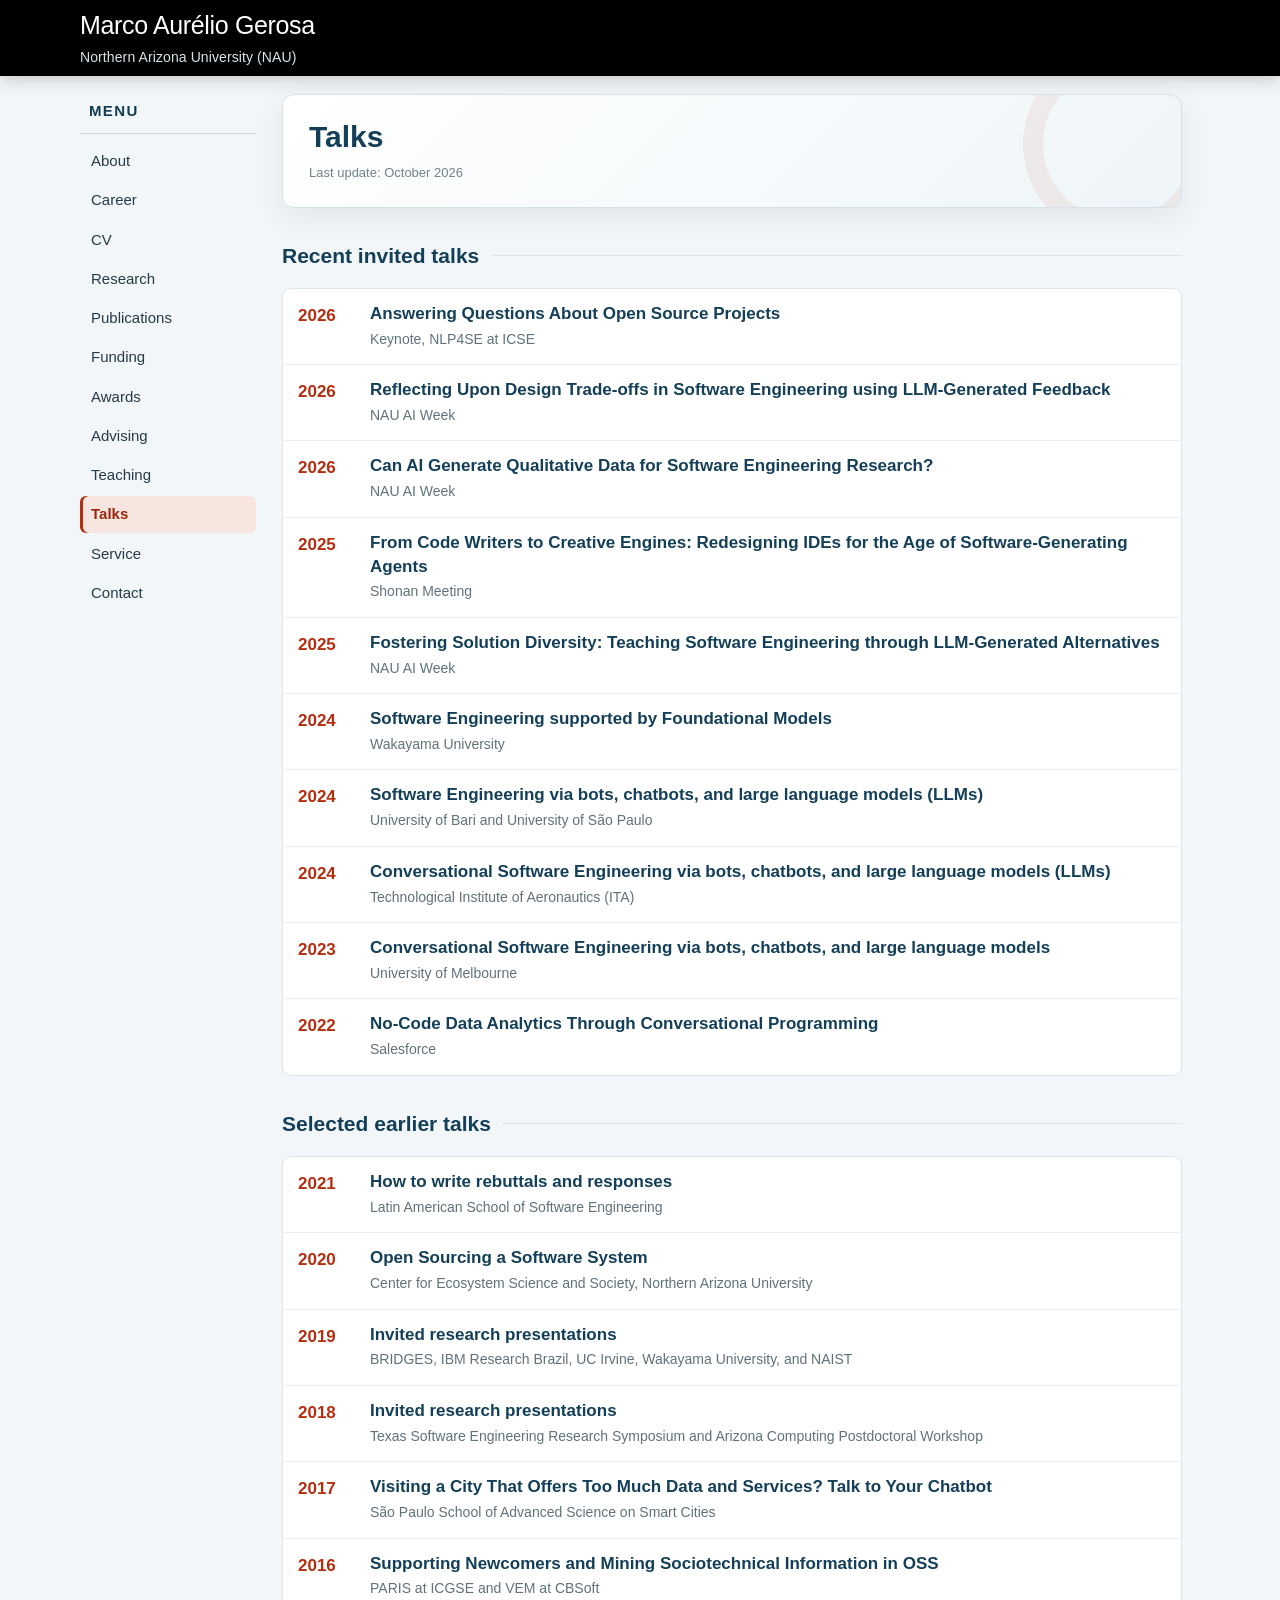
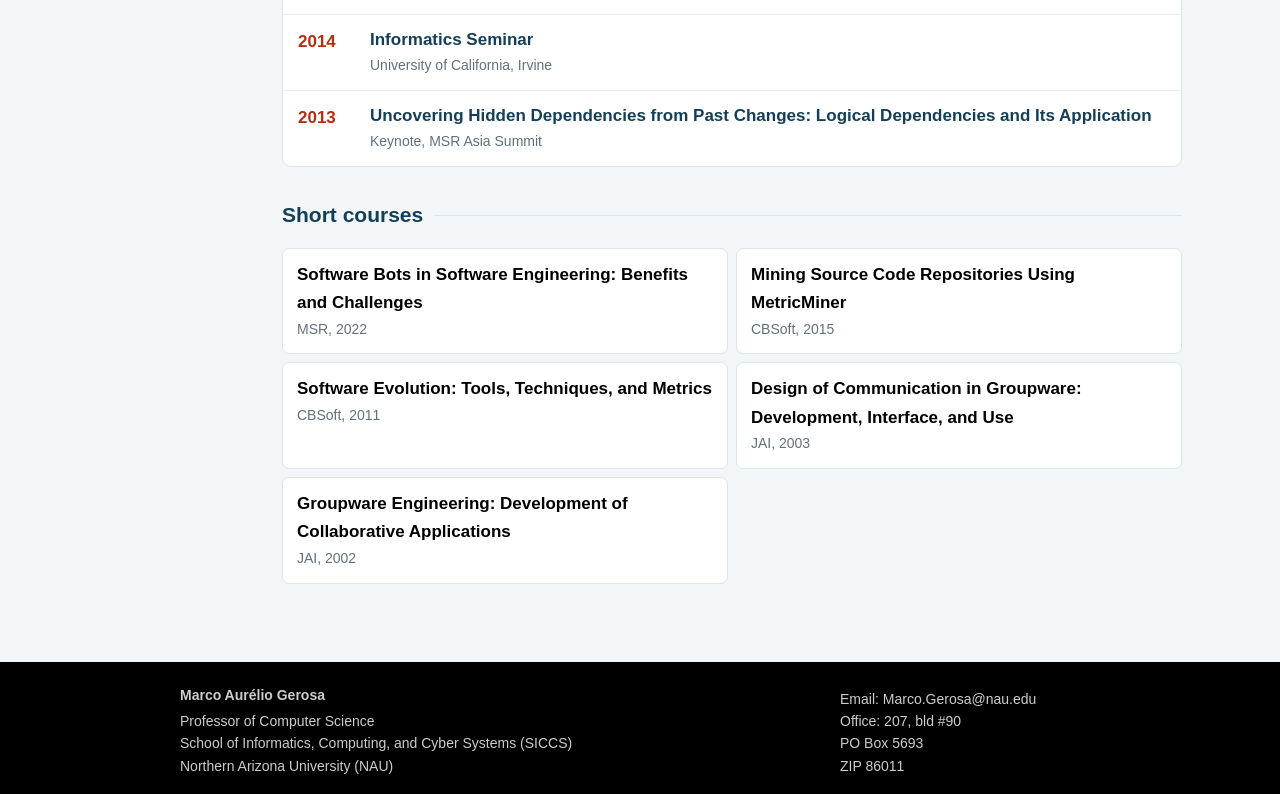
<file: talks.html>
<!DOCTYPE html>
<html lang="en">
<head>
	<meta charset="utf-8" />
	<meta http-equiv="Content-Type" content="text/html; charset=utf-8" />
	<meta name="viewport" content="width=device-width, initial-scale=1" />
	<title>Talks | Marco Aurélio Gerosa</title>
	<meta name="description" content="Recent invited talks, selected earlier presentations, and short courses by Marco Aurélio Gerosa on software engineering, AI, bots, and collaboration." />
	<meta name="author" content="Marco Aurélio Gerosa" />
	<meta name="robots" content="index, follow, max-image-preview:large" />
	<link rel="canonical" href="https://www.marcoagerosa.com/talks.html" />
	<meta property="og:locale" content="en_US" />
	<meta property="og:type" content="website" />
	<meta property="og:title" content="Talks | Marco Aurélio Gerosa" />
	<meta property="og:description" content="Invited talks and short courses on software engineering, AI, bots, and collaboration." />
	<meta property="og:url" content="https://www.marcoagerosa.com/talks.html" />
	<meta property="og:image" content="https://www.marcoagerosa.com/images/Marco_Gerosa.jpg" />
	<meta property="og:image:alt" content="Portrait of Marco Aurélio Gerosa" />
	<meta name="twitter:card" content="summary" />
	<meta name="twitter:title" content="Talks | Marco Aurélio Gerosa" />
	<meta name="twitter:description" content="Invited talks and short courses on software engineering, AI, bots, and collaboration." />
	<meta name="twitter:image" content="https://www.marcoagerosa.com/images/Marco_Gerosa.jpg" />
	<link href="style.css?v=20261006" rel="stylesheet" type="text/css" />
	<script src="scripts/syze.min.js"></script>
	<script>
		syze.sizes(480, 600, 768, 1024);
	</script>
	<!-- Google tag (gtag.js) -->
	<script async src="https://www.googletagmanager.com/gtag/js?id=G-M0B745E5WX"></script>
	<script>
		window.dataLayer = window.dataLayer || [];
		function gtag(){dataLayer.push(arguments);}
		gtag('js', new Date());
		gtag('config', 'G-M0B745E5WX');
	</script>
	<script src="scripts/site.js?v=20260911e" defer></script>
</head>

<body>
	<a class="skip-link" href="#content">Skip to content</a>
	<div id="wrapper">
		<div class="full-width-header">
			<div class="centralizer-wrap">
				<div id="topbar">
					<div id="sitename">
						<div id="top-esq">
							<a href="index.html">Marco Aurélio Gerosa
							<br/>
							<span class="subtitle">Northern Arizona University (NAU)</span></a>
						</div>
						<!--<div id="top-dir">
							<a href="http://www.usp.br/" target="_new"><img src="images/usp-preto.jpg"></a>
						</div>-->
					</div>
				</div>
			</div>
		</div>

		<div class="centralizer-wrap">
			<div id="sidebar">
				<nav aria-label="Main navigation">
				<button class="menu-toggle" type="button" aria-expanded="true" aria-controls="menu" hidden>Menu <span aria-hidden="true">☰</span></button>
				<ul id="menu">
					<li>
						<span class="menu-heading">Menu</span>
					</li>
					<li>
						<ul>
						<li><a href="index.html">About</a></li>
						<li><a href="career.html">Career</a></li>
						<li><a href="cv.html">CV</a></li>
						<li><a href="research.html">Research</a></li>
						<li><a href="publications.html">Publications</a></li>
						<li><a href="funding.html">Funding</a></li>
						<li><a href="awards.html">Awards</a></li>
						<li><a href="advising.html">Advising</a></li>
						<li><a href="teaching.html">Teaching</a></li>
						<li class="selected"><a aria-current="page" href="talks.html">Talks</a></li>
						<!-- <li><a href="software.html">Software</a></li> -->
						<li><a href="service.html">Service</a></li>
						<!-- <li><a href="miscellaneous.html">Miscellaneous</a></li> -->
						<li><a href="contact.html">Contact</a></li>
						</ul>
					</li>
				</ul>
				</nav>
				<br/>
				<!--<div id="sidehighlight">
					<a href="http://www.wikicfp.com/cfp/servlet/event.showcfp?eventid=35917" target="_new"><img src="images/JISA.jpg" style="width: 107px; height: 142px"/><br/>
					CFP: Special Issue on "Software Engineering from a Social Network Perspective". Deadline <div id="sidehighlight2">Oct 15.</div></a>
				</div>-->
				<div id="news"> <!-- Replace all in every page -->
					<!--<h2>News</h2>
					<br>
					<p><b>Dez/2015</b> - Paper accepted for <a href="http://2016.icse.cs.txstate.edu/">ICSE</a> and <a href="http://saner.inf.usi.ch/"> SANER</a> 2016!
					<br><br>
					<p><b>Dez/2015</b> - I have been invited to the PC of ACM CSCW 2017
				--></div>

			</div>

			<main id="content" tabindex="-1">
				<div class="talks-page">
					<header class="page-hero">
						<h1 class="page-title">Talks</h1>
						<span class="page-updated">Last update: October 2026</span>
					</header>

					<section class="page-section">
						<h2>Recent invited talks</h2>
						<div class="talk-list">
							<article><span class="talk-year">2026</span><div><strong>Answering Questions About Open Source Projects</strong><span>Keynote, NLP4SE at ICSE</span></div></article>
							<article><span class="talk-year">2026</span><div><strong>Reflecting Upon Design Trade-offs in Software Engineering using LLM-Generated Feedback</strong><span>NAU AI Week</span></div></article>
							<article><span class="talk-year">2026</span><div><strong>Can AI Generate Qualitative Data for Software Engineering Research?</strong><span>NAU AI Week</span></div></article>
							<article><span class="talk-year">2025</span><div><strong>From Code Writers to Creative Engines: Redesigning IDEs for the Age of Software-Generating Agents</strong><span>Shonan Meeting</span></div></article>
							<article><span class="talk-year">2025</span><div><strong>Fostering Solution Diversity: Teaching Software Engineering through LLM-Generated Alternatives</strong><span>NAU AI Week</span></div></article>
							<article><span class="talk-year">2024</span><div><strong>Software Engineering supported by Foundational Models</strong><span>Wakayama University</span></div></article>
							<article><span class="talk-year">2024</span><div><strong>Software Engineering via bots, chatbots, and large language models (LLMs)</strong><span>University of Bari and University of São Paulo</span></div></article>
							<article><span class="talk-year">2024</span><div><strong>Conversational Software Engineering via bots, chatbots, and large language models (LLMs)</strong><span>Technological Institute of Aeronautics (ITA)</span></div></article>
							<article><span class="talk-year">2023</span><div><strong>Conversational Software Engineering via bots, chatbots, and large language models</strong><span>University of Melbourne</span></div></article>
							<article><span class="talk-year">2022</span><div><strong>No-Code Data Analytics Through Conversational Programming</strong><span>Salesforce</span></div></article>
						</div>
					</section>

					<section class="page-section">
						<h2>Selected earlier talks</h2>
						<div class="talk-list compact">
							<article><span class="talk-year">2021</span><div><strong>How to write rebuttals and responses</strong><span>Latin American School of Software Engineering</span></div></article>
							<article><span class="talk-year">2020</span><div><strong>Open Sourcing a Software System</strong><span>Center for Ecosystem Science and Society, Northern Arizona University</span></div></article>
							<article><span class="talk-year">2019</span><div><strong>Invited research presentations</strong><span>BRIDGES, IBM Research Brazil, UC Irvine, Wakayama University, and NAIST</span></div></article>
							<article><span class="talk-year">2018</span><div><strong>Invited research presentations</strong><span>Texas Software Engineering Research Symposium and Arizona Computing Postdoctoral Workshop</span></div></article>
							<article><span class="talk-year">2017</span><div><strong>Visiting a City That Offers Too Much Data and Services? Talk to Your Chatbot</strong><span>São Paulo School of Advanced Science on Smart Cities</span></div></article>
							<article><span class="talk-year">2016</span><div><strong>Supporting Newcomers and Mining Sociotechnical Information in OSS</strong><span>PARIS at ICGSE and VEM at CBSoft</span></div></article>
							<article><span class="talk-year">2014</span><div><strong>Informatics Seminar</strong><span>University of California, Irvine</span></div></article>
							<article><span class="talk-year">2013</span><div><strong>Uncovering Hidden Dependencies from Past Changes: Logical Dependencies and Its Application</strong><span>Keynote, MSR Asia Summit</span></div></article>
						</div>
					</section>

					<section class="page-section">
						<h2>Short courses</h2>
						<ul class="simple-card-list">
							<li><strong>Software Bots in Software Engineering: Benefits and Challenges</strong><span>MSR, 2022</span></li>
							<li><strong>Mining Source Code Repositories Using MetricMiner</strong><span>CBSoft, 2015</span></li>
							<li><strong>Software Evolution: Tools, Techniques, and Metrics</strong><span>CBSoft, 2011</span></li>
							<li><strong>Design of Communication in Groupware: Development, Interface, and Use</strong><span>JAI, 2003</span></li>
							<li><strong>Groupware Engineering: Development of Collaborative Applications</strong><span>JAI, 2002</span></li>
						</ul>
					</section>
				</div>
			</main>
			<div class="clear"></div>
		</div>

		<div id="push"></div> <!-- needed for footer -->
	</div> <!-- close main wrapper -->

	<footer id="footer">
		<div class="centralizer-wrap">
			<div id="clustrmaps-widget"></div>
			<div class="footerbox address">
				<b>Marco Aurélio Gerosa</b>
				<ul>
					<li>Professor of Computer Science</li>
					<li>School of Informatics, Computing, and Cyber Systems (SICCS)</li>
					<li>Northern Arizona University (NAU)</li>
				</ul>
			</div>
			<div class="footerbox contact">
				<ul>
					<li>Email: Marco.Gerosa@nau.edu</li>
					<!-- <li>Voice: +1 928-523-8860</li> -->
					<li>Office: 207, bld #90</li>
					<li>PO Box 5693 <br>ZIP 86011</li>
				</ul>
			</div>
			<div class="footerbox social-icons">
				<a href="mailto:Marco.Gerosa@nau.edu" target="_new"><img src="images/email.gif" alt="E-mail" title="E-mail"/></a>
				<!--<a href="https://plus.google.com/+MarcoGerosaBR" target="_new"><img src="images/googleplus.gif" alt="Google Plus" title="Google Plus"/></a>-->
				<a href="https://x.com/gerosa_marco" target="_new" aria-label="X"><span class="x-icon" aria-hidden="true">X</span></a>
				<a href="https://www.linkedin.com/in/marco-aur%C3%A9lio-gerosa-3224621a" target="_new"><img src="images/linkedin.gif" alt="LinkedIn" title="LinkedIn" /></a>
				<br/>
				<!--<a href="mailto:Marco.Gerosa@nau.edu" target="_new"><span class="symbol">circleemail</span></a>
				<a href="https://plus.google.com/+MarcoGerosaBR" target="_new"><span class="symbol">circlegoogleplus</span></a>
				<a href="http://br.linkedin.com/pub/marco-aurélio-gerosa/1a/462/322" target="_new"><span class="symbol">circlelinkedin</span></a>
				<br/>-->
				<a href="https://dblp.org/pid/68/5072.html" target="_new"><img src="images/dblp.gif" alt="DBLP" title="DBLP" /></a>
				<a href="https://scholar.google.com/citations?user=kjtuhEQAAAAJ" target="_new"><img src="images/googlescholar.gif" alt="Google Scholar" title="Google Scholar" /></a>
				<a href="https://dl.acm.org/profile/81100523035" target="_new"><img src="images/ACM.gif" alt="ACM Digital Library" title="ACM Digital Library" /></a>
			</div>
			<!--<div class="footerbox somenumbers">
				<b>Some numbers:</b> <small>(07/2017)</small><br/>
				<a href="https://scholar.google.com/citations?user=kjtuhEQAAAAJ" target="_new">H-index: 60 (Google Scholar)</a><br/>
				<a href="publications.html">Published works: 341</a><br/>
				<a href="advising.html">Ph.D. graduates: 13</a><br/>
				<a href="career.html#somenumbers">More...</a><br/>
			</div>-->
				<!--<script type="text/javascript">var _clustrmaps = {'url' : 'http://www.ime.usp.br/~gerosa', 'user' : 1132202, 'server' : '2', 'id' : 'clustrmaps-widget', 'version' : 1, 'date' : '2014-02-13', 'lang' : 'en', 'corners' : 'square' };(function (){ var s = document.createElement('script'); s.type = 'text/javascript'; s.async = true; s.src = 'http://www2.clustrmaps.com/counter/map.js'; var x = document.getElementsByTagName('script')[0]; x.parentNode.insertBefore(s, x);})();</script><noscript><a href="http://www2.clustrmaps.com/user/5de1146aa"><img src="http://www2.clustrmaps.com/stats/maps-no_clusters/www.ime.usp.br-~gerosa-thumb.jpg" alt="Locations of visitors to this page" /></a></noscript>-->
			<div class="clear"></div>
		</div>
	</footer>

</body>
</html>
</file>
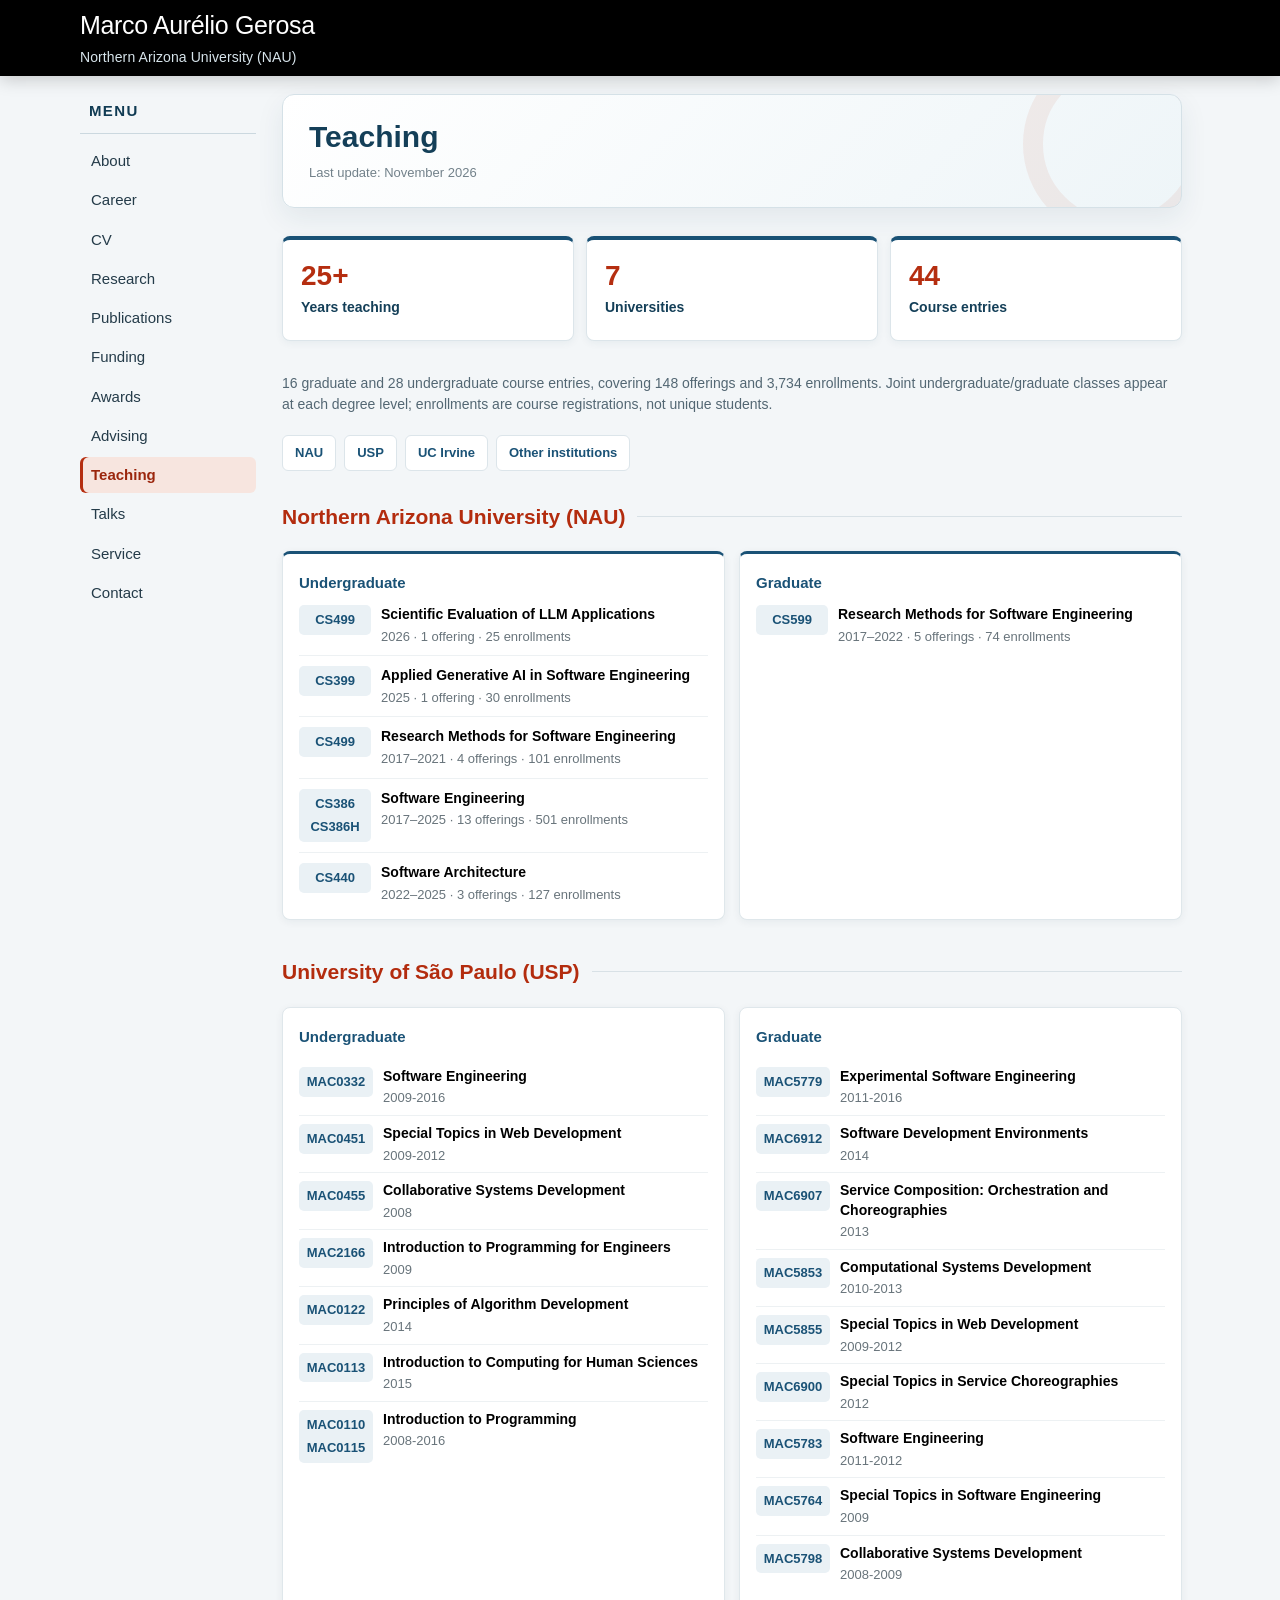
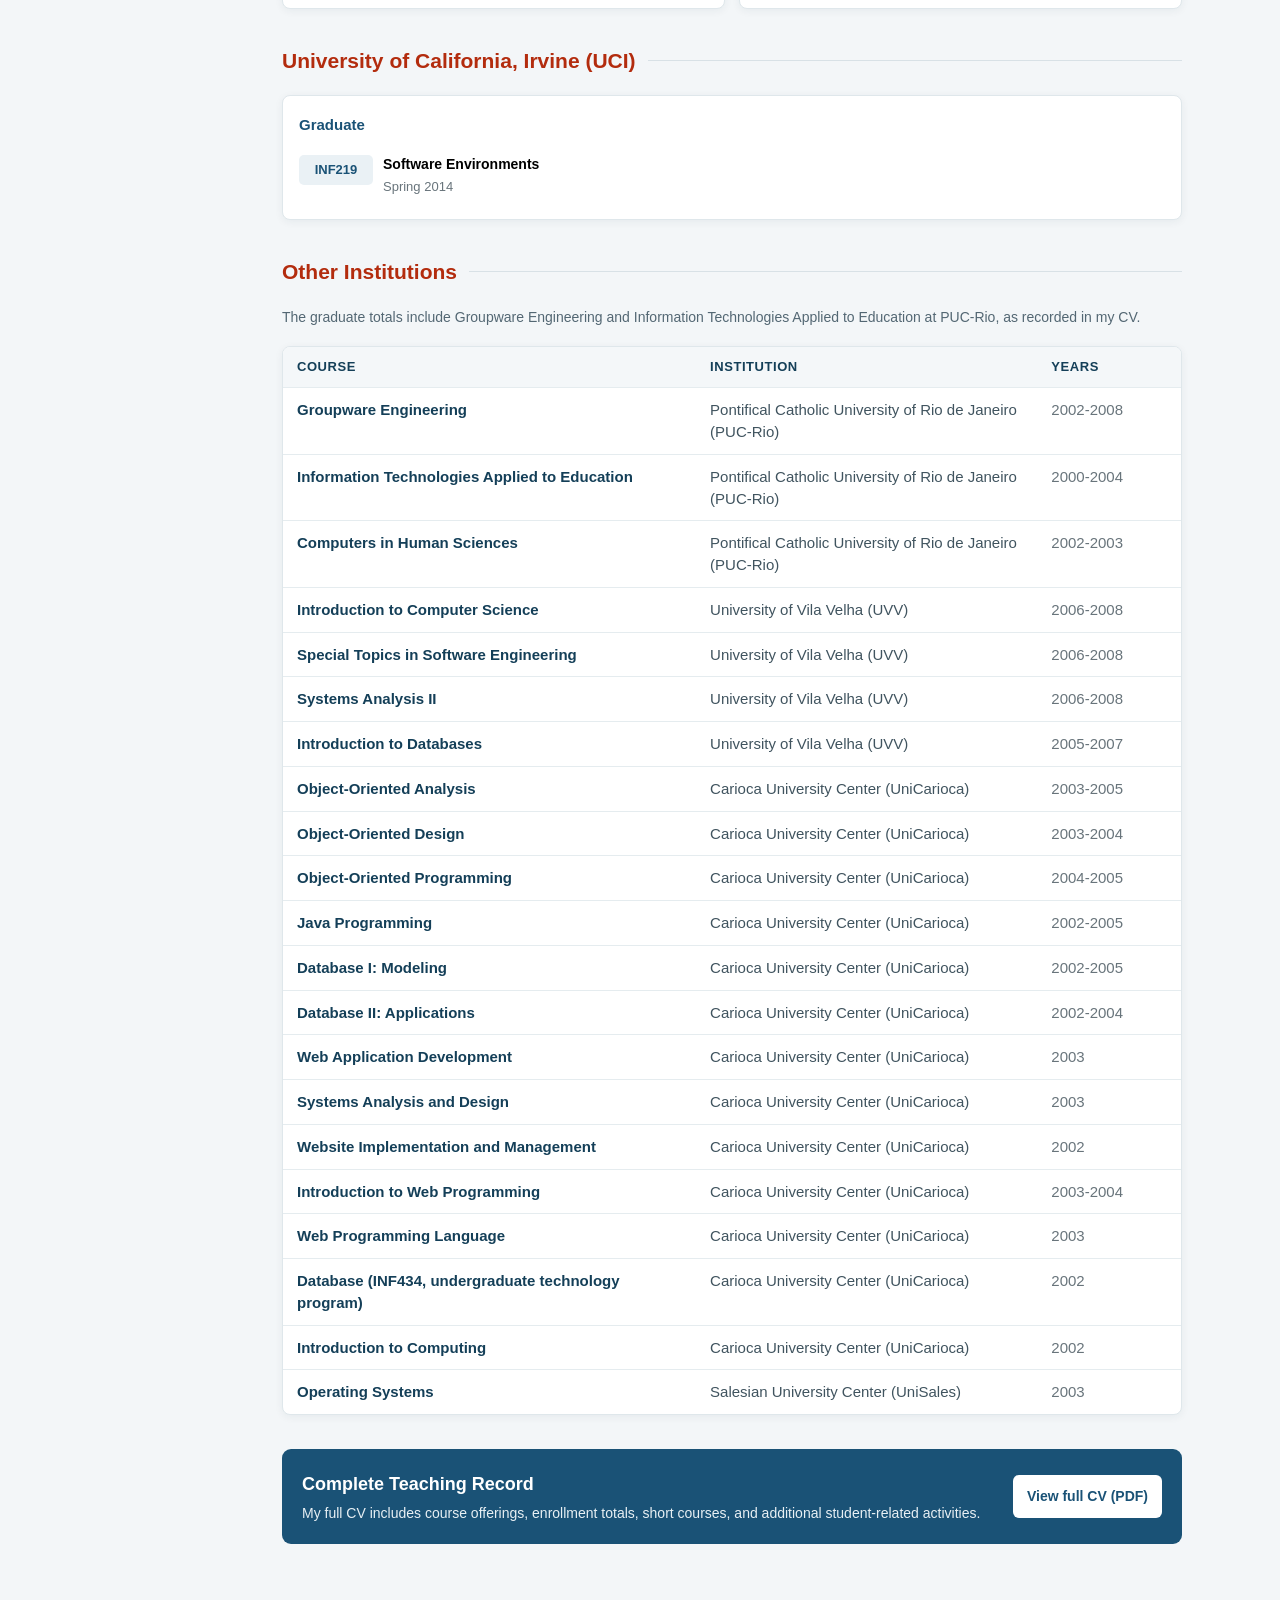
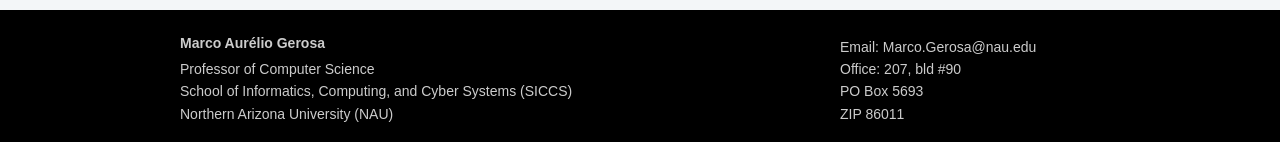
<file: teaching.html>
<!DOCTYPE html>
<html lang="en">
<head>
	<meta charset="utf-8" />
	<meta http-equiv="Content-Type" content="text/html; charset=utf-8" />
	<meta name="viewport" content="width=device-width, initial-scale=1" />
	<title>Teaching | Marco Aurélio Gerosa</title>
	<meta name="description" content="Undergraduate and graduate courses taught by Marco Aurélio Gerosa at Northern Arizona University, University of São Paulo, UC Irvine, and other institutions." />
	<meta name="author" content="Marco Aurélio Gerosa" />
	<meta name="robots" content="index, follow, max-image-preview:large" />
	<link rel="canonical" href="https://www.marcoagerosa.com/teaching.html" />
	<meta property="og:locale" content="en_US" />
	<meta property="og:type" content="website" />
	<meta property="og:title" content="Teaching | Marco Aurélio Gerosa" />
	<meta property="og:description" content="Undergraduate and graduate courses taught at NAU, USP, UCI, and other institutions." />
	<meta property="og:url" content="https://www.marcoagerosa.com/teaching.html" />
	<meta property="og:image" content="https://www.marcoagerosa.com/images/Marco_Gerosa.jpg" />
	<meta property="og:image:alt" content="Portrait of Marco Aurélio Gerosa" />
	<meta name="twitter:card" content="summary" />
	<meta name="twitter:title" content="Teaching | Marco Aurélio Gerosa" />
	<meta name="twitter:description" content="Undergraduate and graduate courses taught at NAU, USP, UCI, and other institutions." />
	<meta name="twitter:image" content="https://www.marcoagerosa.com/images/Marco_Gerosa.jpg" />
	<link href="style.css?v=20261006" rel="stylesheet" type="text/css" />
	<script src="scripts/syze.min.js"></script>
	<script>
		syze.sizes(480, 600, 768, 1024);
	</script>
	<!-- Google tag (gtag.js) -->
	<script async src="https://www.googletagmanager.com/gtag/js?id=G-M0B745E5WX"></script>
	<script>
		window.dataLayer = window.dataLayer || [];
		function gtag(){dataLayer.push(arguments);}
		gtag('js', new Date());
		gtag('config', 'G-M0B745E5WX');
	</script>
	<script src="scripts/site.js?v=20260911e" defer></script>
</head>

<body>
	<a class="skip-link" href="#content">Skip to content</a>
	<div id="wrapper">
		<div class="full-width-header">
			<div class="centralizer-wrap">
				<div id="topbar">
					<div id="sitename">
						<div id="top-esq">
							<a href="index.html">Marco Aurélio Gerosa
							<br/>
							<span class="subtitle">Northern Arizona University (NAU)</span></a>
						</div>
						<!--<div id="top-dir">
							<a href="http://www.usp.br/" target="_new"><img src="images/usp-preto.jpg"></a>
						</div>-->
					</div>
				</div>
			</div>
		</div>

		<div class="centralizer-wrap">
			<div id="sidebar">
				<nav aria-label="Main navigation">
				<button class="menu-toggle" type="button" aria-expanded="true" aria-controls="menu" hidden>Menu <span aria-hidden="true">☰</span></button>
				<ul id="menu">
					<li>
						<span class="menu-heading">Menu</span>
					</li>
					<li>
						<ul>
						<li><a href="index.html">About</a></li>
						<li><a href="career.html">Career</a></li>
						<li><a href="cv.html">CV</a></li>
						<li><a href="research.html">Research</a></li>
						<li><a href="publications.html">Publications</a></li>
						<li><a href="funding.html">Funding</a></li>
						<li><a href="awards.html">Awards</a></li>
						<li><a href="advising.html">Advising</a></li>
						<li class="selected"><a aria-current="page" href="teaching.html">Teaching</a></li>
						<li><a href="talks.html">Talks</a></li>
						<!-- <li><a href="software.html">Software</a></li> -->
						<li><a href="service.html">Service</a></li>
						<!-- <li><a href="miscellaneous.html">Miscellaneous</a></li> -->
						<li><a href="contact.html">Contact</a></li>
						</ul>
					</li>
				</ul>
				</nav>
				<br/>
				<!--<div id="sidehighlight">
					<a href="http://www.wikicfp.com/cfp/servlet/event.showcfp?eventid=35917" target="_new"><img src="images/JISA.jpg" style="width: 107px; height: 142px"/><br/>
					CFP: Special Issue on "Software Engineering from a Social Network Perspective". Deadline <div id="sidehighlight2">Oct 15.</div></a>
				</div>-->
				<div id="news"> <!-- Replace all in every page -->
					<!--<h2>News</h2>
					<br>
					<p><b>Dez/2015</b> - Paper accepted for <a href="http://2016.icse.cs.txstate.edu/">ICSE</a> and <a href="http://saner.inf.usi.ch/"> SANER</a> 2016!
					<br><br>
					<p><b>Dez/2015</b> - I have been invited to the PC of ACM CSCW 2017
				--></div>

			</div>

			<main id="content" tabindex="-1">
				<div class="teaching-page">
					<header class="teaching-hero">
						<h1 class="page-title">Teaching</h1>
						<div class="teaching-updated">Last update: November 2026</div>
					</header>

					<section class="teaching-summary" aria-label="Teaching summary">
						<div class="teaching-summary-card"><strong>25+</strong><span>Years teaching</span></div>
						<div class="teaching-summary-card"><strong>7</strong><span>Universities</span></div>
						<div class="teaching-summary-card"><strong>44</strong><span>Course entries</span></div>
					</section>
					<p class="teaching-count-note">16 graduate and 28 undergraduate course entries, covering 148 offerings and 3,734 enrollments. Joint undergraduate/graduate classes appear at each degree level; enrollments are course registrations, not unique students.</p>

					<nav class="section-navigation" aria-label="On this page">
						<a href="#nau-courses-heading">NAU</a>
						<a href="#usp-courses-heading">USP</a>
						<a href="#uci-courses-heading">UC Irvine</a>
						<a href="#other-institutions-heading">Other institutions</a>
					</nav>
					<section class="teaching-section teaching-featured" aria-labelledby="nau-courses-heading">
						<h2 id="nau-courses-heading">Northern Arizona University (NAU)</h2>
						<div class="teaching-level-grid">
							<article class="teaching-panel">
								<h3>Undergraduate</h3>
								<ul class="course-list">
									<li class="course-item">
										<span class="course-code">CS499</span>
										<div><strong>Scientific Evaluation of LLM Applications</strong><span>2026 · 1 offering · 25 enrollments</span></div>
									</li>
									<li class="course-item">
										<span class="course-code">CS399</span>
										<div><strong>Applied Generative AI in Software Engineering</strong><span>2025 · 1 offering · 30 enrollments</span></div>
									</li>
									<li class="course-item">
										<span class="course-code">CS499</span>
										<div><strong>Research Methods for Software Engineering</strong><span>2017–2021 · 4 offerings · 101 enrollments</span></div>
									</li>
									<li class="course-item">
										<span class="course-code course-code-pair"><span>CS386</span><span>CS386H</span></span>
										<div><strong>Software Engineering</strong><span>2017–2025 · 13 offerings · 501 enrollments</span></div>
									</li>
									<li class="course-item">
										<span class="course-code">CS440</span>
										<div><strong>Software Architecture</strong><span>2022–2025 · 3 offerings · 127 enrollments</span></div>
									</li>
								</ul>
							</article>

							<article class="teaching-panel">
								<h3>Graduate</h3>
								<ul class="course-list">
									<li class="course-item">
										<span class="course-code">CS599</span>
										<div><strong>Research Methods for Software Engineering</strong><span>2017–2022 · 5 offerings · 74 enrollments</span></div>
									</li>
								</ul>
							</article>
						</div>
					</section>

					<section class="teaching-section" aria-labelledby="usp-courses-heading">
						<h2 id="usp-courses-heading">University of São Paulo (USP)</h2>
						<div class="teaching-level-grid">
							<article class="teaching-panel">
								<h3>Undergraduate</h3>
								<ul class="course-list compact">
									<li class="course-item"><span class="course-code">MAC0332</span><div><strong>Software Engineering</strong><span>2009-2016</span></div></li>
									<li class="course-item"><span class="course-code">MAC0451</span><div><strong>Special Topics in Web Development</strong><span>2009-2012</span></div></li>
									<li class="course-item"><span class="course-code">MAC0455</span><div><strong>Collaborative Systems Development</strong><span>2008</span></div></li>
									<li class="course-item"><span class="course-code">MAC2166</span><div><strong>Introduction to Programming for Engineers</strong><span>2009</span></div></li>
									<li class="course-item"><span class="course-code">MAC0122</span><div><strong>Principles of Algorithm Development</strong><span>2014</span></div></li>
									<li class="course-item"><span class="course-code">MAC0113</span><div><strong>Introduction to Computing for Human Sciences</strong><span>2015</span></div></li>
									<li class="course-item"><span class="course-code course-code-pair"><span>MAC0110</span><span>MAC0115</span></span><div><strong>Introduction to Programming</strong><span>2008-2016</span></div></li>
								</ul>
							</article>

							<article class="teaching-panel">
								<h3>Graduate</h3>
								<ul class="course-list compact">
									<li class="course-item"><span class="course-code">MAC5779</span><div><strong>Experimental Software Engineering</strong><span>2011-2016</span></div></li>
									<li class="course-item"><span class="course-code">MAC6912</span><div><strong>Software Development Environments</strong><span>2014</span></div></li>
									<li class="course-item"><span class="course-code">MAC6907</span><div><strong>Service Composition: Orchestration and Choreographies</strong><span>2013</span></div></li>
									<li class="course-item"><span class="course-code">MAC5853</span><div><strong>Computational Systems Development</strong><span>2010-2013</span></div></li>
									<li class="course-item"><span class="course-code">MAC5855</span><div><strong>Special Topics in Web Development</strong><span>2009-2012</span></div></li>
									<li class="course-item"><span class="course-code">MAC6900</span><div><strong>Special Topics in Service Choreographies</strong><span>2012</span></div></li>
									<li class="course-item"><span class="course-code">MAC5783</span><div><strong>Software Engineering</strong><span>2011-2012</span></div></li>
									<li class="course-item"><span class="course-code">MAC5764</span><div><strong>Special Topics in Software Engineering</strong><span>2009</span></div></li>
									<li class="course-item"><span class="course-code">MAC5798</span><div><strong>Collaborative Systems Development</strong><span>2008-2009</span></div></li>
								</ul>
							</article>
						</div>
					</section>

					<section class="teaching-section" aria-labelledby="uci-courses-heading">
						<h2 id="uci-courses-heading">University of California, Irvine (UCI)</h2>
						<div class="teaching-level-grid teaching-single-panel">
							<article class="teaching-panel">
								<h3>Graduate</h3>
								<ul class="course-list compact">
									<li class="course-item"><span class="course-code">INF219</span><div><strong>Software Environments</strong><span>Spring 2014</span></div></li>
								</ul>
							</article>
						</div>
					</section>

					<section class="teaching-section" aria-labelledby="other-institutions-heading">
						<h2 id="other-institutions-heading">Other Institutions</h2>
						<p class="teaching-count-note">The graduate totals include Groupware Engineering and Information Technologies Applied to Education at PUC-Rio, as recorded in my CV.</p>
						<div class="teaching-panel teaching-other-panel">
							<table class="teaching-other-table">
								<thead>
									<tr><th scope="col">Course</th><th scope="col">Institution</th><th scope="col">Years</th></tr>
								</thead>
								<tbody>
									<tr><td data-label="Course"><strong>Groupware Engineering</strong></td><td data-label="Institution">Pontifical Catholic University of Rio de Janeiro (PUC-Rio)</td><td data-label="Years">2002-2008</td></tr>
									<tr><td data-label="Course"><strong>Information Technologies Applied to Education</strong></td><td data-label="Institution">Pontifical Catholic University of Rio de Janeiro (PUC-Rio)</td><td data-label="Years">2000-2004</td></tr>
									<tr><td data-label="Course"><strong>Computers in Human Sciences</strong></td><td data-label="Institution">Pontifical Catholic University of Rio de Janeiro (PUC-Rio)</td><td data-label="Years">2002-2003</td></tr>
									<tr><td data-label="Course"><strong>Introduction to Computer Science</strong></td><td data-label="Institution">University of Vila Velha (UVV)</td><td data-label="Years">2006-2008</td></tr>
									<tr><td data-label="Course"><strong>Special Topics in Software Engineering</strong></td><td data-label="Institution">University of Vila Velha (UVV)</td><td data-label="Years">2006-2008</td></tr>
									<tr><td data-label="Course"><strong>Systems Analysis II</strong></td><td data-label="Institution">University of Vila Velha (UVV)</td><td data-label="Years">2006-2008</td></tr>
									<tr><td data-label="Course"><strong>Introduction to Databases</strong></td><td data-label="Institution">University of Vila Velha (UVV)</td><td data-label="Years">2005-2007</td></tr>
									<tr><td data-label="Course"><strong>Object-Oriented Analysis</strong></td><td data-label="Institution">Carioca University Center (UniCarioca)</td><td data-label="Years">2003-2005</td></tr>
									<tr><td data-label="Course"><strong>Object-Oriented Design</strong></td><td data-label="Institution">Carioca University Center (UniCarioca)</td><td data-label="Years">2003-2004</td></tr>
									<tr><td data-label="Course"><strong>Object-Oriented Programming</strong></td><td data-label="Institution">Carioca University Center (UniCarioca)</td><td data-label="Years">2004-2005</td></tr>
									<tr><td data-label="Course"><strong>Java Programming</strong></td><td data-label="Institution">Carioca University Center (UniCarioca)</td><td data-label="Years">2002-2005</td></tr>
									<tr><td data-label="Course"><strong>Database I: Modeling</strong></td><td data-label="Institution">Carioca University Center (UniCarioca)</td><td data-label="Years">2002-2005</td></tr>
									<tr><td data-label="Course"><strong>Database II: Applications</strong></td><td data-label="Institution">Carioca University Center (UniCarioca)</td><td data-label="Years">2002-2004</td></tr>
									<tr><td data-label="Course"><strong>Web Application Development</strong></td><td data-label="Institution">Carioca University Center (UniCarioca)</td><td data-label="Years">2003</td></tr>
									<tr><td data-label="Course"><strong>Systems Analysis and Design</strong></td><td data-label="Institution">Carioca University Center (UniCarioca)</td><td data-label="Years">2003</td></tr>
									<tr><td data-label="Course"><strong>Website Implementation and Management</strong></td><td data-label="Institution">Carioca University Center (UniCarioca)</td><td data-label="Years">2002</td></tr>
									<tr><td data-label="Course"><strong>Introduction to Web Programming</strong></td><td data-label="Institution">Carioca University Center (UniCarioca)</td><td data-label="Years">2003-2004</td></tr>
									<tr><td data-label="Course"><strong>Web Programming Language</strong></td><td data-label="Institution">Carioca University Center (UniCarioca)</td><td data-label="Years">2003</td></tr>
									<tr><td data-label="Course"><strong>Database (INF434, undergraduate technology program)</strong></td><td data-label="Institution">Carioca University Center (UniCarioca)</td><td data-label="Years">2002</td></tr>
									<tr><td data-label="Course"><strong>Introduction to Computing</strong></td><td data-label="Institution">Carioca University Center (UniCarioca)</td><td data-label="Years">2002</td></tr>
									<tr><td data-label="Course"><strong>Operating Systems</strong></td><td data-label="Institution">Salesian University Center (UniSales)</td><td data-label="Years">2003</td></tr>
								</tbody>
							</table>
						</div>
					</section>

					<div class="teaching-record">
						<div>
							<h2>Complete Teaching Record</h2>
							<p>My full CV includes course offerings, enrollment totals, short courses, and additional student-related activities.</p>
						</div>
						<a class="teaching-button" href="memorial/MarcoGerosaEnglishCV.pdf?v=20261112">View full CV (PDF)</a>
					</div>
				</div>
			</main>
			<div class="clear"></div>
		</div>

		<div id="push"></div> <!-- needed for footer -->
	</div> <!-- close main wrapper -->

	<footer id="footer">
		<div class="centralizer-wrap">
			<div id="clustrmaps-widget"></div>
			<div class="footerbox address">
				<b>Marco Aurélio Gerosa</b>
				<ul>
					<li>Professor of Computer Science</li>
					<li>School of Informatics, Computing, and Cyber Systems (SICCS)</li>
					<li>Northern Arizona University (NAU)</li>
				</ul>
			</div>
			<div class="footerbox contact">
				<ul>
					<li>Email: Marco.Gerosa@nau.edu</li>
					<!-- <li>Voice: +1 928-523-8860</li> -->
					<li>Office: 207, bld #90</li>
					<li>PO Box 5693 <br>ZIP 86011</li>
				</ul>
			</div>
			<div class="footerbox social-icons">
				<a href="mailto:Marco.Gerosa@nau.edu" target="_new"><img src="images/email.gif" alt="E-mail" title="E-mail"/></a>
				<!--<a href="https://plus.google.com/+MarcoGerosaBR" target="_new"><img src="images/googleplus.gif" alt="Google Plus" title="Google Plus"/></a>-->
				<a href="https://x.com/gerosa_marco" target="_new" aria-label="X"><span class="x-icon" aria-hidden="true">X</span></a>
				<a href="https://www.linkedin.com/in/marco-aur%C3%A9lio-gerosa-3224621a" target="_new"><img src="images/linkedin.gif" alt="LinkedIn" title="LinkedIn" /></a>
				<br/>
				<!--<a href="mailto:Marco.Gerosa@nau.edu" target="_new"><span class="symbol">circleemail</span></a>
				<a href="https://plus.google.com/+MarcoGerosaBR" target="_new"><span class="symbol">circlegoogleplus</span></a>
				<a href="http://br.linkedin.com/pub/marco-aurélio-gerosa/1a/462/322" target="_new"><span class="symbol">circlelinkedin</span></a>
				<br/>-->
				<a href="https://dblp.org/pid/68/5072.html" target="_new"><img src="images/dblp.gif" alt="DBLP" title="DBLP" /></a>
				<a href="https://scholar.google.com/citations?user=kjtuhEQAAAAJ" target="_new"><img src="images/googlescholar.gif" alt="Google Scholar" title="Google Scholar" /></a>
				<a href="https://dl.acm.org/profile/81100523035" target="_new"><img src="images/ACM.gif" alt="ACM Digital Library" title="ACM Digital Library" /></a>
			</div>
			<!--<div class="footerbox somenumbers">
				<b>Some numbers:</b> <small>(07/2017)</small><br/>
				<a href="https://scholar.google.com/citations?user=kjtuhEQAAAAJ" target="_new">H-index: 60 (Google Scholar)</a><br/>
				<a href="publications.html">Published works: 341</a><br/>
				<a href="advising.html">Ph.D. graduates: 13</a><br/>
				<a href="career.html#somenumbers">More...</a><br/>
			</div>-->
				<!--<script type="text/javascript">var _clustrmaps = {'url' : 'http://www.ime.usp.br/~gerosa', 'user' : 1132202, 'server' : '2', 'id' : 'clustrmaps-widget', 'version' : 1, 'date' : '2014-02-13', 'lang' : 'en', 'corners' : 'square' };(function (){ var s = document.createElement('script'); s.type = 'text/javascript'; s.async = true; s.src = 'http://www2.clustrmaps.com/counter/map.js'; var x = document.getElementsByTagName('script')[0]; x.parentNode.insertBefore(s, x);})();</script><noscript><a href="http://www2.clustrmaps.com/user/5de1146aa"><img src="http://www2.clustrmaps.com/stats/maps-no_clusters/www.ime.usp.br-~gerosa-thumb.jpg" alt="Locations of visitors to this page" /></a></noscript>-->
			<div class="clear"></div>
		</div>
	</footer>

</body>
</html>
</file>
<file: style.css>
@charset "utf-8";
* {
	margin: 0px;
	padding: 0px;
	box-sizing: border-box;
	-moz-box-sizing: border-box;
}

/*** Social icon font ****/
@font-face {
    font-family: 'Mono Social Icons Font';
    src: url('fonts/MonoSocialIconsFont-1.10.eot');
    src: url('fonts/MonoSocialIconsFont-1.10.eot?#iefix') format('embedded-opentype'),
         url('fonts/MonoSocialIconsFont-1.10.woff') format('woff'),
         url('fonts/MonoSocialIconsFont-1.10.ttf') format('truetype'),
         url('fonts/MonoSocialIconsFont-1.10.svg#MonoSocialIconsFont') format('svg');
    src: url('fonts/MonoSocialIconsFont-1.10.ttf') format('truetype');
    font-weight: normal;
    font-style: normal;
}

.symbol {
    font-family: 'Mono Social Icons Font';
    -webkit-text-rendering: optimizeLegibility;
    -moz-text-rendering: optimizeLegibility;
    -ms-text-rendering: optimizeLegibility;
    -o-text-rendering: optimizeLegibility;
    text-rendering: optimizeLegibility;
    -webkit-font-smoothing: antialiased;
    -moz-font-smoothing: antialiased;
    -ms-font-smoothing: antialiased;
    -o-font-smoothing: antialiased;
    font-smoothing: antialiased;
}

.social-icons a {
	text-decoration: none;
	color: #ccc;
	line-height: 35px;
	margin-right: 2px;
}

.x-icon {
	display: inline-flex;
	align-items: center;
	justify-content: center;
	width: 27px;
	height: 27px;
	border-radius: 50%;
	background: #666;
	color: #fff;
	font: bold 18px/1 Arial, Helvetica, sans-serif;
	vertical-align: top;
}

a .symbol {
	color: #ccc;
	font-size: 32px;
}

/*******************************************/

/*** Keeps the footer at bottom of page! */
html, body {
	height: 100%;
}
#wrapper {
	min-height: 100%;
	height: auto !important;
	height: 100%;
	margin: 0 auto -130px; /* the bottom margin is the negative value of the footer's height */
	overflow: hidden;
}
#push {
	height: 130px; /* .push must be the same height as .footer */
}
/***************************************/

.clear {
	clear:both;
}
.clearleft {
	display:block;
	clear:left;
}
.clearright{
	display:block;
	clear:right;
}
.hide {
	display:none;
}

a {
	color:#B32C0E;
	text-decoration: none;
}
a:hover {
	color:#000000;
	text-decoration: underline;
}


h1, h2, h3, h4, h5 {
	color:#B32C0E;
	font-weight:bold;
	font-family: Arial, Helvetica, sans-serif;
}

.centralizer-wrap{
	padding: 0 10px;
	width: 1024px;
	margin:0px auto 15px auto;
	font-family:Verdana, Arial, Helvetica, sans-serif;
	color:#000000; /* texto principal */
}

#lista {
	padding: 0 15px;
}

#lista li {
	padding: 3px;
}

#lista2 {
	padding-left: 15px;
	padding-right: 15px;
	padding-bottom: 0px;
	padding-top: 0px;
	margin-top: -10px;
}

#lista2 li {
	padding: 4px;
	line-height: 20px;
}

#lista3 {
	padding: 0 15px;
}

#lista3 li {
	padding: 6px;
}


/*Top bar*/
.full-width-header {
	background: black;
}
#topbar{
	height:80px;
	margin-bottom: 20px;
}

#sitename {
	height: 78px;
}

#sitename .subtitle {
	font-size: 18px;
}

#top-esq a {
	text-decoration :none;
	font-size:24px;
	color:#FFFFFF;
	display: inline-block;
    margin-top: 13px;
	float: left;
}

#top-dir {
	float: right;
	margin-top: 15px;
}

/*Content*/
#content {
	width: 82%;
	float: left;
	padding:5px;
	margin-left: 20px;
}

#content p {
	line-height:22px;
	margin:10px 0px 22px 0px;
}

#publication {
	font-size:13px;
	line-height:17px;
	margin:4px 0px 2px 0px;
}

#publication a {
	color: #000000;
	font-style: italic;
}


#content blockquote {
	background:#efefef;
	display:block;
	margin:5px;
	font:Georgia, "Times New Roman", Times, serif;
	font-style:italic;
}

#content h1 {
	font-size:24px;
	color: #F2F7F3;
}

#content h2 {
	font-size:18px;
	padding-bottom: 3px;
	border-bottom: 1px solid #B52E10;
}
#content h3 {
	font-size:16px;
	padding-top: 10px;
}
#content h4 {
	font-size:14px;}
#content h5 {
	font-size:12px;}

#content #content ol {
	margin:10px 10px 10px 25px;}
#content #content ol li {
	padding:5px 5px 5px 20px;}
#content #content ul li {
	display:block;
	padding:0px;
	border-bottom: dashed 1px #D6E4A7;}

/* Minha foto*/
#minhafoto {
	float: right;
	padding-top:0px;
	padding-bottom:10px;
	padding-right:0px;
	padding-left:25px;
	background: white;
	width:188px;
	max-width:188px;
}

#box-old {
	border:2px solid #a1a1a1;
	padding:10px 20px;
	background:#E6E6E6;
	/*width:300px;*/
	border-radius:25px;
}

#temp-box {
	display: inline-block;
	font-size: 13px;
	line-height: 26px;
	font: normal normal normal 12px/18px 'Helvetica Neue',Arial,sans-serif;
	color: #333;
	cursor: pointer;
	padding-bottom: 30px;
}

#temp-box a {
	color: black;
}

#box {
	max-width: 100%;
	display: inline-block;
	vertical-align: top;
	zoom: 1;
	/*white-space: nowrap;*/
	text-align: left;
	visibility: visible;
	font-size: 13px;
	line-height: 26px;
	font: normal normal normal 11px/18px 'Helvetica Neue',Arial,sans-serif;
	color: #333;
}

.box-url {
	height: 28px;
	border-radius: 4px;
	box-sizing: border-box;
	max-width: 100%;
	position: relative;
	background-color: #eee;
	background-image: linear-gradient(#fff,#dedede);
	border: #ccc solid 1px;
	color: #333;
	font-weight: bold;
	text-shadow: 0 1px 0 rgba(255,255,255,.5);
	cursor: pointer;
	overflow: hidden;
	display: inline-block;
	vertical-align: top;
	zoom: 1;
	outline: none;
	text-decoration: none;
}


#box-image {
	background-position: -24px 0;
	/*width: 21px;*/
	height: 16px;
	left: 4px;
	margin-top: -6px;
	position: absolute;
	top: 50%;
	/*background: transparent url(/widgets/images/btn.27237bab4db188ca749164efd38861b0.png) 0 0 no-repeat;
	background-image: url([data-uri]…+iQ5eYRUuv0EJCOZhAtVrtaldXl2dkZGTbC5tIuMa+L2z+BexZXK+OBaruAAAAAElFTkSuQmCC);
	*/
	font-style: italic;
}

#box-label {
	padding: 0 7px 0 29px;
	white-space: nowrap;
	display: inline-block;
	vertical-align: top;
}



/*Sidebar*/
#sidebar {
	margin: 0;
	width: 15%;
	float: left;
}

#sidebar img {
	width: 100%;
	height: auto;
}

#sidehighlight {
	color: #555555;
	font-size: 12px;
}

#sidehighlight img {
	display: block; margin-left: auto; margin-right: auto; /* Centralizar */
}

#sidehighlight a {
	color: #555555;
}

#sidehighlight2 {
	color: black;
	font-weight:bold;
	white-space:nowrap;
}



/*Sidemenu*/
#menu {
	list-style:none;
}
#menu li ul {list-style:none;}
#menu li ul li {
	display:block;
	height:25px;
	border-bottom:solid 1px #efefef;
}

#menu li ul a, #menu li ul a:visited, #menu li ul a:active {
	display:block;
	height:20px;
	padding:5px 5px 0px 5px;
	text-decoration:none;
	color:#000000;}

#menu li.selected a, #menu li.selected a:visited {
	color:#B32C0E;
	font-weight:bold;
}

#menu li ul a:hover {
	background:#F8F9F2;
	color:#B32C0E;
	font-weight:bold;
}

#menu .menu-heading {
	display:block;
	border-bottom:solid 1px #D2E6CA;
	padding:5px;
	margin:10px 0px 0px 0px;
	font-family: Arial, Helvetica, sans-serif;
	font-size:18px;
	color:#B32C0E;
	font-weight:bold;
}

/*footer*/
#footer {
	box-sizing: border-box;
	-moz-box-sizing: border-box;
	height: 130px;
	padding:10px;
	color:#FFFFFF;
	text-align: center;
	background: #333333;
	font-family: Verdana, Arial, Helvetica, sans-serif;
	font-size: 10px;
}

.footerbox {
	float:left;
	color:#CCCCCC;
	text-align:left;
	width: 25%; /*21%*/
	font-size: 12px;
}

/*.footerbox.social-icons {
	width: 18%;
	margin-right: 3%;
}*/

.footerbox a {
	color:#CCCCCC;
	text-decoration:none;
}

.footerbox a:hover {
	color:#B32C0E;
	text-decoration:none;
}


#clustrmaps-widget {
	float: right;
}

.footerbox ul {
	margin: 0;
	padding: 0;
	list-style: none;
}


.lt1024.gt600 .footerbox {
	width: 20%; /*18%*/
}
.lt1024.gt600 .footerbox.contact {
	width: 20%;
}
.lt1024.gt600 .footerbox.social-icons {
	width: 20%;
}
.lt1024.gt600 .footerbox.somenumbers {
	width: 20%;
}
.lt1024 .centralizer-wrap{
	width: 100%;
}
.lt768 #wrapper {
	margin: 0 auto -200px;
}
.lt768 #push {
	height: 200px;
}
.lt768 #footer {
	height: 200px;
}
.lt768 .footerbox {
	width: 100%;
	display: block;
	float: none;
	clear: both;
}
.lt768 .address ul li {
	float: left;
	list-style: square inside;
	margin-right: 5px;
}
.lt768 .address ul li:first-of-type {
	list-style: none;
}
.lt768 .footerbox.social-icons {
	padding-top: 10px;
}
.lt768 .footerbox.social-icons br {
	display: none;
}
.lt768 #clustrmaps-widget {
	display: none;
}

.lt768 #wrapper {
	margin: 0 auto -250px;
}
.lt768 #push {
	height: 250px;
}
.lt768 #footer {
	height: 250px;
}
.is480 .footerbox.social-icons br {
	display: block;
}

/*-----------------------*/

#box2 {
	width: 100px; height: 80px;
	box-shadow: 5px 5px 5px #666;
	-moz-box-shadow: 5px 5px 5px #666;
	-webkit-box-shadow: 5px 5px 5px #666;
	margin: 15px 0;
	background: #eee;

	cursor: pointer;
	padding-bottom: 30px;
	margin-right: 1em;

	display: inline-block;
	vertical-align: top;

}

#box2:hover, #box2:active {
	background: #ccc;
}

#box2-text {
	text-align: center;
	color: black;
	font-size: 13px;
	font-family: Verdana, Arial, Helvetica, sans-serif;

	display:table-cell;
	vertical-align:middle;
	height: 30px;
	width: 100px;
	margin-left:auto;
	margin-right:auto;
}

#box2-img {
	display:inline-block;
	vertical-align:middle;
	height: 45px;
	width: 100px;
}

#box2-img img {
	max-height: 45px;
	max-width: 90px;
    margin-left: auto;
    margin-right: auto;
	display: block;
	margin-top: 5px;
	margin-bottom: 2px;
}

/*-----*/

#box3 {
	max-width: 80px;
	max-height: 60px;
	margin-top: 15px;
	margin-left: 0;
	margin-left: 0;
	margin-right: 0;
	margin-bottom: 10px;

	cursor: pointer;
	padding-bottom: 20px;
	margin-right: 0.5em;

	display: inline-block;
	vertical-align: top;
	text-align: center;
}

#box3:hover, #box3:active {
	background: #ccc;
}

#box3-text {
	color: black;
	font-size: 11px;
	font-family: Verdana, Arial, Helvetica, sans-serif;
	width: auto;

	display:table-cell;
	vertical-align:middle;
	height: 25px;
	text-align: center;
	margin-left:auto;
	margin-right:auto;
}

#box3-img {
	display:block;
	vertical-align:middle;
	min-height: 32px;
	width: 100%;

	font-family: Arial Black, Verdana, Helvetica, sans-serif;
	color:black;
	font-size: 13px;
	margin: 0 auto;
	text-align: center;
	margin-left:auto;
	margin-right:auto;
}

#box3-img img {
	max-height: 30px;
	max-width: 70px;
	margin-top: 5px;
	margin-bottom: 2px;
	filter: url("data:image/svg+xml;utf8,<svg xmlns=\'http://www.w3.org/2000/svg\'><filter id=\'grayscale\'><feColorMatrix type=\'matrix\' values=\'0.3333 0.3333 0.3333 0 0 0.3333 0.3333 0.3333 0 0 0.3333 0.3333 0.3333 0 0 0 0 0 1 0\'/></filter></svg>#grayscale"); /* Firefox 10+, Firefox on Android */
    filter: gray; /* IE6-9 */
    -webkit-filter: grayscale(100%);
}

/*-----------------------*/

#researchinterestes {
	text-align: left;
	font-size: 12px;
	border:2px solid;
	border-radius:25px;
	border-color:gray;
	padding: 7px;
	width: 188px;
}

#researchinterestes li {
	padding: 4px;
	line-height: 14px;
	margin-left: 5px;

}

/* Home page research interests */
.home-updated {
	margin-top: 6px;
	color: #748189;
	font-size: 10px;
	letter-spacing: 0.03em;
}

.home-research {
	overflow: hidden;
	margin: 22px 0 28px;
	padding: 18px 19px 19px;
	border: 1px solid #dce6eb;
	border-left: 5px solid #B52E10;
	border-radius: 9px;
	background: #f6f9fa;
	box-shadow: 0 3px 12px rgba(18, 54, 74, 0.06);
}

.home-research-heading {
	margin-bottom: 13px;
}

.home-research-kicker {
	display: block;
	margin-bottom: 3px;
	color: #B52E10;
	font-size: 10px;
	font-weight: bold;
	letter-spacing: 0.1em;
	text-transform: uppercase;
}

#content .home-research h2 {
	margin: 0;
	padding: 0;
	border: 0;
	color: #1a5276;
	font-size: 19px;
	line-height: 1.25;
}

.home-research-topics {
	display: grid;
	grid-template-columns: repeat(2, minmax(0, 1fr));
	gap: 5px 28px;
	margin: 0;
	padding-left: 19px;
	list-style: disc;
}

.home-research-topics li {
	display: list-item;
	min-height: 0;
	padding: 2px 0;
	border: 0;
	border-radius: 0;
	background: transparent;
	color: #31434d;
	font-size: 13px;
	font-weight: normal;
	line-height: 1.5;
}

.home-research-topics li::before {
	display: none;
	content: none;
}

.home-research-topics li::marker {
	color: #B52E10;
}

@media (max-width: 700px) {
	.home-research {
		clear: both;
	}
}

@media (max-width: 480px) {
	.home-research {
		padding: 16px;
	}

	.home-research-topics li {
		width: 100%;
		border-radius: 0;
	}
}

/*-----------------------*/

#news {
	text-align: left;
	font-size: 12px;
	padding: 7px;
}

#news li {
	padding: 4px;
	line-height: 14px;
	margin-left: 5px;
}

/*-----------------------*/

#servicehighlights {
	font-size: 14px;
}

/*-----------------------*/

/* Awards page */
.awards-page {
	padding-bottom: 24px;
}

.awards-hero {
	margin: 0 0 30px;
	padding: 23px;
	border: 1px solid #dce6eb;
	border-left: 5px solid #B52E10;
	border-radius: 10px;
	background: #f6f9fa;
}

.awards-kicker {
	margin-bottom: 5px;
	color: #B52E10;
	font-size: 10px;
	font-weight: bold;
	letter-spacing: 0.09em;
	text-transform: uppercase;
}

#content .awards-hero h2 {
	margin: 0;
	padding: 0;
	border: 0;
	color: #1a5276;
	font-size: 28px;
}

#content .awards-hero > p {
	max-width: 660px;
	margin: 8px 0 6px;
	color: #35434b;
	font-size: 14px;
	line-height: 1.6;
}

.awards-updated {
	color: #6b747a;
	font-size: 11px;
}

.awards-section {
	margin: 0 0 32px;
}

#content .awards-section > h2 {
	display: flex;
	align-items: center;
	gap: 12px;
	margin: 0 0 13px;
	padding: 0;
	border: 0;
	font-size: 19px;
}

#content .awards-section > h2::after {
	content: "";
	flex: 1;
	height: 1px;
	background: #d8e1e6;
}

.award-list {
	overflow: hidden;
	border: 1px solid #dfe7eb;
	border-radius: 9px;
	background: #fff;
	box-shadow: 0 2px 8px rgba(18, 54, 74, 0.05);
}

.award-entry {
	display: grid;
	grid-template-columns: 58px minmax(0, 1fr);
	gap: 15px;
	padding: 13px 15px;
	border-top: 1px solid #e8edef;
}

.award-entry:first-child {
	border-top: 0;
}

.award-entry time {
	align-self: start;
	padding: 5px 7px;
	border-radius: 13px;
	background: #e8f0f4;
	color: #1a5276;
	font-size: 10px;
	font-weight: bold;
	text-align: center;
}

.award-kind {
	display: inline-block;
	margin-bottom: 3px;
	color: #B52E10;
	font-size: 9px;
	font-weight: bold;
	letter-spacing: 0.06em;
	text-transform: uppercase;
}

.award-kind-nomination {
	color: #6f7880;
}

#content .award-entry h3 {
	margin: 0;
	padding: 0;
	color: #1a5276;
	font-size: 14px;
	line-height: 1.35;
}

#content .award-entry p {
	margin: 3px 0 0;
	color: #4d5b63;
	font-size: 11px;
	line-height: 1.5;
}

.award-honor-grid {
	display: grid;
	grid-template-columns: repeat(2, minmax(0, 1fr));
	gap: 11px;
}

.award-honor-card {
	padding: 15px 16px;
	border: 1px solid #dfe7eb;
	border-top: 4px solid #1a5276;
	border-radius: 8px;
	background: #fff;
	box-shadow: 0 2px 8px rgba(18, 54, 74, 0.05);
}

.award-honor-card > span {
	color: #B52E10;
	font-size: 10px;
	font-weight: bold;
}

#content .award-honor-card h3 {
	margin: 5px 0 4px;
	padding: 0;
	color: #1a5276;
	font-size: 14px;
}

#content .award-honor-card p {
	margin: 0;
	color: #536168;
	font-size: 11px;
	line-height: 1.5;
}

.awards-archive {
	margin-top: 4px;
	border: 1px solid #dfe7eb;
	border-radius: 8px;
	background: #f7f9fa;
}

.awards-archive summary {
	padding: 12px 15px;
	color: #1a5276;
	font-size: 12px;
	font-weight: bold;
	cursor: pointer;
}

.awards-archive ul {
	margin: 0;
	padding: 0 22px 14px 36px;
}

.awards-archive li {
	padding: 4px 0;
	color: #48565e;
	font-size: 11px;
	line-height: 1.45;
}

@media (max-width: 600px) {
	.awards-hero {
		padding: 18px;
	}

	.award-honor-grid {
		grid-template-columns: 1fr;
	}

	.award-entry {
		grid-template-columns: 50px minmax(0, 1fr);
		gap: 10px;
		padding: 12px;
	}
}

/* Career timeline */
.career-overview {
	margin: 24px 0 34px;
}

.career-section {
	margin-bottom: 30px;
}

#content .career-section h2 {
	display: flex;
	align-items: center;
	gap: 12px;
	margin: 0 0 15px;
	padding: 0;
	border: 0;
	font-size: 19px;
}

#content .career-section h2::after {
	content: "";
	flex: 1;
	height: 1px;
	background: #d8e1e6;
}

.career-timeline {
	margin-left: 8px;
	padding: 2px 0 2px 23px;
	border-left: 2px solid #d7e3ea;
}

.career-section .institution {
	position: relative;
	margin: 0 0 14px;
	padding: 14px 16px 10px;
	border: 1px solid #dfe7eb;
	border-radius: 8px;
	background: #fff;
	box-shadow: 0 2px 8px rgba(18, 54, 74, 0.06);
}

.career-section .institution:last-child {
	margin-bottom: 0;
}

.career-section .institution::before {
	content: "";
	position: absolute;
	top: 18px;
	left: -30px;
	width: 10px;
	height: 10px;
	border: 3px solid #fff;
	border-radius: 50%;
	background: #1a5276;
	box-shadow: 0 0 0 2px #bfd2de;
}

#content .career-section .institution h3 {
	margin: 0 0 7px;
	padding: 0;
	color: #1a5276;
	font-size: 15px;
	line-height: 1.35;
}

.career-section .position {
	display: flex;
	align-items: baseline;
	justify-content: space-between;
	gap: 16px;
	margin: 0;
	padding: 7px 0;
	border-top: 1px solid #edf1f3;
	font-size: 14px;
	line-height: 1.55;
}

.career-section .position:first-of-type {
	border-top: 0;
}

.position-period {
	flex: none;
	padding: 3px 8px;
	border-radius: 12px;
	background: #f0f3f5;
	color: #56636b;
	font-size: 13px;
	font-weight: bold;
	white-space: nowrap;
}

.position-period.current {
	background: #e7f2ec;
	color: #2f6b4e;
}

.is480 .career-timeline {
	padding-left: 18px;
}

.is480 .career-section .institution::before {
	left: -25px;
}

.is480 .career-section .position {
	flex-direction: column;
	align-items: flex-start;
	gap: 4px;
}

.is480 .position-period {
	display: inline-block;
	margin-top: 0;
}

.highlight {
	font-weight: bold;
}

/* Career highlights */
.career-highlights {
	margin: 32px 0 8px;
}

.career-highlights-header {
	display: flex;
	align-items: flex-end;
	justify-content: space-between;
	gap: 16px;
	margin-bottom: 14px;
}

.career-highlights-kicker {
	display: block;
	margin-bottom: 3px;
	color: #B52E10;
	font-size: 10px;
	font-weight: bold;
	letter-spacing: 0.1em;
	text-transform: uppercase;
}

#content .career-highlights-header h2 {
	margin: 0;
	padding: 0;
	border: 0;
	color: #1a5276;
	font-size: 21px;
}

.career-highlights-date {
	padding-bottom: 2px;
	color: #748189;
	font-size: 10px;
}

.career-highlight-metrics {
	display: grid;
	grid-template-columns: repeat(4, minmax(0, 1fr));
	gap: 10px;
}

.career-highlight-metric {
	display: flex;
	flex-direction: column;
	min-height: 128px;
	padding: 15px;
	border: 1px solid #dce5ea;
	border-top: 4px solid #1a5276;
	border-radius: 8px;
	background: #fff;
	box-shadow: 0 2px 8px rgba(18, 54, 74, 0.06);
	color: #263943;
	text-decoration: none;
}

.career-highlight-metric:hover,
.career-highlight-metric:focus {
	border-top-color: #B52E10;
	box-shadow: 0 5px 14px rgba(18, 54, 74, 0.11);
	color: #263943;
	text-decoration: none;
}

.career-highlight-metric strong {
	color: #B52E10;
	font: bold 25px/1 Arial, Helvetica, sans-serif;
}

.career-highlight-metric span {
	margin-top: 5px;
	color: #1a5276;
	font-size: 12px;
	font-weight: bold;
}

.career-highlight-metric small {
	display: block;
	margin-top: 8px;
	color: #66747c;
	font-size: 10px;
	line-height: 1.4;
}

.career-highlight-details {
	display: grid;
	grid-template-columns: repeat(2, minmax(0, 1fr));
	gap: 10px;
	margin-top: 10px;
}

.career-highlight-detail {
	padding: 14px 16px;
	border: 1px solid #e0e7ea;
	border-radius: 8px;
	background: #fff;
}

#content .career-highlight-detail h3 {
	margin: 0 0 5px;
	padding: 0;
	color: #1a5276;
	font-size: 13px;
}

.career-highlight-detail h3 a {
	color: inherit;
	text-decoration: underline;
	text-decoration-thickness: 1px;
	text-underline-offset: 0.18em;
}

#content .career-highlight-detail p {
	margin: 0;
	color: #46545c;
	font-size: 11px;
	line-height: 1.55;
}

@media (max-width: 800px) {
	.career-highlight-metrics {
		grid-template-columns: repeat(2, minmax(0, 1fr));
	}
}

@media (max-width: 520px) {
	.career-highlight-metrics,
	.career-highlight-details {
		grid-template-columns: 1fr;
	}

	.career-highlight-metric {
		min-height: 0;
	}
}

/* Unified site system — August 2026 */
:root {
	--ink: #20333e;
	--muted: #60717b;
	--navy: #143f58;
	--blue: #1a5276;
	--rust: #b52e10;
	--paper: #ffffff;
	--canvas: #f3f6f8;
	--line: #dce5ea;
	--soft-blue: #eaf2f6;
	--soft-rust: #fbf0ed;
	--shadow: 0 10px 28px rgba(20, 63, 88, 0.08);
}

html,
body {
	height: auto;
	min-height: 100%;
}

body {
	display: flex;
	min-height: 100vh;
	flex-direction: column;
	background: var(--canvas);
	color: var(--ink);
	font: 14px/1.6 Verdana, Arial, Helvetica, sans-serif;
}

a {
	color: var(--rust);
}

a:hover,
a:focus {
	color: #7f1f0b;
}

#wrapper,
.lt768 #wrapper {
	flex: 1 0 auto;
	min-height: 0;
	height: auto !important;
	margin: 0;
	overflow: visible;
}

#push,
.lt768 #push {
	display: none;
	height: 0;
}

.centralizer-wrap,
.lt1024 .centralizer-wrap {
	width: calc(100% - 36px);
	max-width: 1120px;
	margin: 0 auto;
	padding: 0;
}

.full-width-header {
	background: #000;
	border-bottom: 0;
	box-shadow: 0 4px 16px rgba(0, 0, 0, 0.18);
}

#topbar {
	height: 76px;
	margin-bottom: 18px;
}

#sitename {
	height: auto;
}

#top-esq a {
	margin-top: 12px;
	font-size: 25px;
	line-height: 1.1;
	letter-spacing: -0.35px;
}

#sitename .subtitle {
	display: inline-block;
	margin-top: 2px;
	color: #d7e4eb;
	font-size: 13px;
	font-weight: normal;
	line-height: 1.15;
	letter-spacing: 0.1px;
}

#sidebar {
	width: 176px;
	margin: 0;
	padding: 4px 0 30px;
}

#menu .menu-heading {
	margin: 0 0 9px;
	padding: 0 9px 10px;
	border-color: #cbd8df;
	color: #103b53;
	font-size: 14px;
	letter-spacing: 1.35px;
	text-transform: uppercase;
}

#menu li ul li {
	height: auto;
	border: 0;
}

#menu li ul a,
#menu li ul a:visited,
#menu li ul a:active {
	height: auto;
	margin: 3px 0;
	padding: 8px 11px;
	border-radius: 6px;
	color: #243b49;
	font-size: 14px;
	font-weight: 500;
	line-height: 1.35;
}

#menu li.selected a,
#menu li.selected a:visited {
	background: #f7e5df;
	box-shadow: inset 3px 0 0 var(--rust);
	color: #9b260d;
	font-weight: bold;
}

#menu li ul a:hover,
#menu li ul a:focus {
	background: #e4edf2;
	color: #0d354c;
	text-decoration: none;
}

#content {
	width: calc(100% - 202px);
	margin: 0 0 48px 26px;
	padding: 0;
}

#content > * {
	max-width: 900px;
}

#content p {
	margin: 10px 0 18px;
	line-height: 1.65;
}

#content h2 {
	border-color: var(--rust);
}

.page-hero,
.publications-hero,
.awards-hero,
.service-hero,
.teaching-hero {
	position: relative;
	margin: 0 0 28px;
	padding: 24px 26px;
	overflow: hidden;
	border: 1px solid #d5e1e7;
	border-radius: 12px;
	background: linear-gradient(135deg, #ffffff 0%, #eef5f8 100%);
	box-shadow: var(--shadow);
}

.page-hero::after,
.publications-hero::after,
.awards-hero::after,
.service-hero::after,
.teaching-hero::after {
	position: absolute;
	pointer-events: none;
	top: -46px;
	right: -32px;
	width: 150px;
	height: 150px;
	border: 20px solid rgba(181, 46, 16, 0.07);
	border-radius: 50%;
	content: "";
}

.page-kicker,
.publications-kicker,
.awards-kicker,
.service-kicker,
.teaching-kicker,
.career-highlights-kicker,
.home-research-kicker {
	display: block;
	margin-bottom: 6px;
	color: var(--rust);
	font-size: 10px;
	font-weight: bold;
	letter-spacing: 1.25px;
	text-transform: uppercase;
}

#content .page-hero h2,
#content .publications-hero h2,
#content .awards-hero h2,
#content .service-hero h2,
#content .teaching-hero h2 {
	position: relative;
	z-index: 1;
	margin: 0 0 7px;
	padding: 0;
	border: 0;
	color: var(--navy);
	font-size: 29px;
	line-height: 1.15;
	letter-spacing: -0.5px;
}

#content .page-hero p,
#content .publications-hero p,
#content .awards-hero p,
#content .service-hero p,
#content .teaching-hero p {
	position: relative;
	z-index: 1;
	max-width: 690px;
	margin: 0 0 12px;
	color: #4c626e;
	font-size: 13px;
	line-height: 1.55;
}

.page-updated,
.publications-meta,
.awards-updated,
.service-updated,
.teaching-updated,
.home-updated {
	display: block;
	color: #72818a;
	font-size: 10px;
	font-weight: normal;
}

.page-section,
.service-section,
.teaching-section {
	margin: 30px 0;
}

#content .page-section > h2,
#content .research-page > h2,
#content .advising-page > h2,
#content .resources-page > h2 {
	display: flex;
	align-items: center;
	gap: 12px;
	margin: 0 0 15px;
	padding: 0;
	border: 0;
	color: var(--navy);
	font-size: 19px;
}

#content .page-section > h2::after,
#content .research-page > h2::after,
#content .advising-page > h2::after,
#content .resources-page > h2::after {
	flex: 1;
	height: 1px;
	background: var(--line);
	content: "";
}

.page-button {
	display: inline-flex;
	align-items: center;
	justify-content: center;
	min-height: 38px;
	padding: 8px 14px;
	border: 1px solid var(--blue);
	border-radius: 7px;
	background: var(--blue);
	color: #fff;
	font-size: 11px;
	font-weight: bold;
	text-decoration: none;
}

.page-button:hover,
.page-button:focus {
	background: var(--navy);
	color: #fff;
	text-decoration: none;
}

.page-button.secondary {
	background: #fff;
	color: var(--blue);
}

.page-callout {
	display: flex;
	align-items: center;
	justify-content: space-between;
	gap: 24px;
	margin-top: 30px;
	padding: 20px;
	border-radius: 10px;
	background: var(--navy);
	color: #fff;
}

.page-callout strong,
.page-callout span {
	display: block;
}

.page-callout span {
	margin-top: 3px;
	color: #d5e3ea;
	font-size: 11px;
}

/* Home */
#content > .home-page,
#content > .career-page {
	width: 100%;
	box-sizing: border-box;
}

.home-intro,
.career-page > .page-hero {
	width: 100%;
	box-sizing: border-box;
}

.home-page {
	padding: 2px 0 12px;
}

.home-intro {
	min-height: 224px;
	padding: 24px 24px 18px;
	border: 1px solid var(--line);
	border-radius: 12px;
	background: #fff;
	box-shadow: var(--shadow);
}

#content .home-intro h2 {
	margin: 0 0 5px;
	padding: 0;
	border: 0;
	color: var(--navy);
	font-size: 29px;
	line-height: 1.2;
}

.home-actions {
	display: flex;
	gap: 9px;
	margin-top: 20px;
}

#minhafoto {
	position: relative;
	z-index: 2;
	width: 205px;
	max-width: 205px;
	margin: 18px 18px 18px 28px;
	padding: 0;
	border-radius: 11px;
	background: transparent;
}

#minhafoto img {
	display: block;
	width: 100%;
	height: auto;
	border: 5px solid #fff;
	border-radius: 11px;
	box-shadow: 0 12px 28px rgba(20, 63, 88, 0.2);
}

#minhafoto .photo-email {
	display: inline-flex;
	align-items: center;
	justify-content: center;
	margin-top: 4px;
	padding: 7px 13px;
	border-radius: 999px;
	background: #000;
	color: #fff;
	font-size: 11px;
	font-weight: bold;
	line-height: 1.35;
	text-decoration: none;
}

#minhafoto .photo-email:hover,
#minhafoto .photo-email:focus {
	background: #333;
	color: #fff;
	text-decoration: none;
}

.home-research {
	clear: both;
	margin-top: 26px;
}

.home-intro .home-research {
	margin: 24px 0 0;
	padding: 20px 0 0;
	border: 0;
	border-top: 1px solid var(--line);
	border-radius: 0;
	background: transparent;
	box-shadow: none;
}

.home-research-topics {
	grid-template-columns: repeat(2, minmax(0, 1fr));
	gap: 5px 28px;
}

/* CV and contact */
.cv-download-card {
	display: grid;
	grid-template-columns: 120px 1fr auto;
	align-items: center;
	gap: 17px;
	margin: 0 0 30px;
	padding: 19px 21px;
	border-radius: 10px;
	background: var(--navy);
	color: #fff;
	text-decoration: none;
}

.cv-download-card:hover,
.cv-download-card:focus {
	color: #fff;
	text-decoration: none;
	transform: translateY(-1px);
}

.cv-download-card strong,
.cv-download-card small {
	display: block;
}

.cv-download-card strong {
	font-size: 17px;
}

.cv-download-card small {
	color: #d2e1e8;
}

.cv-file-label,
.cv-download-action {
	font-size: 10px;
	font-weight: bold;
	letter-spacing: 0.5px;
	text-transform: uppercase;
}

.cv-download-action {
	padding: 7px 10px;
	border-radius: 5px;
	background: #fff;
	color: var(--navy);
}

.profile-link-grid {
	display: grid;
	grid-template-columns: repeat(2, minmax(0, 1fr));
	gap: 10px;
}

.profile-link-card {
	position: relative;
	padding: 14px 36px 14px 15px;
	border: 1px solid var(--line);
	border-radius: 8px;
	background: #fff;
	color: var(--ink);
	text-decoration: none;
}

.profile-link-card::after {
	position: absolute;
	top: 50%;
	right: 15px;
	color: var(--rust);
	font-size: 17px;
	content: "↗";
	transform: translateY(-50%);
}

.profile-link-card:hover,
.profile-link-card:focus {
	border-color: #b7ccd8;
	box-shadow: 0 5px 16px rgba(20, 63, 88, 0.08);
	color: var(--navy);
	text-decoration: none;
}

.profile-link-card strong,
.profile-link-card span {
	display: block;
}

.profile-link-card strong {
	color: var(--navy);
	font-size: 13px;
}

.profile-link-card span {
	margin-top: 2px;
	color: var(--muted);
	font-size: 10px;
}

.contact-grid {
	display: grid;
	grid-template-columns: minmax(0, 1.5fr) minmax(0, 1fr);
	align-items: start;
	gap: 12px;
}

.contact-card {
	padding: 20px;
	border: 1px solid var(--line);
	border-radius: 10px;
	background: #fff;
}

.contact-card-primary {
	grid-column: 1 / -1;
	display: flex;
	align-items: center;
	justify-content: space-between;
	flex-wrap: wrap;
	gap: 18px;
	border-left: 3px solid var(--navy);
}

.contact-email-details {
	min-width: 0;
}

#content .contact-card h2 {
	margin: 5px 0 13px;
	padding: 0;
	border: 0;
	color: var(--navy);
	font-size: 16px;
	overflow-wrap: anywhere;
}

#content .contact-card-primary h2 {
	margin: 5px 0 0;
	font-size: 20px;
}

.contact-label {
	color: var(--rust);
	font-size: 9px;
	font-weight: bold;
	letter-spacing: 1px;
	text-transform: uppercase;
}

.contact-card address {
	color: var(--muted);
	font-style: normal;
}

/* Research, funding, advising, talks, software, resources */
.research-theme-grid,
.software-grid {
	display: grid;
	grid-template-columns: repeat(3, minmax(0, 1fr));
	gap: 12px;
}

.research-theme-card,
.software-card {
	padding: 17px;
	border: 1px solid var(--line);
	border-radius: 9px;
	background: #fff;
	box-shadow: 0 3px 12px rgba(20, 63, 88, 0.05);
}

.card-number,
.software-status {
	display: block;
	margin-bottom: 7px;
	color: var(--rust);
	font-size: 9px;
	font-weight: bold;
	letter-spacing: 0.9px;
	text-transform: uppercase;
}

#content .research-theme-card h3,
#content .software-card h3 {
	margin: 0 0 8px;
	padding: 0;
	color: var(--navy);
	font-size: 15px;
	line-height: 1.35;
}

#content .research-theme-card p,
#content .software-card p {
	margin: 0 0 9px;
	color: #526570;
	font-size: 11px;
	line-height: 1.55;
}

.research-theme-card ul {
	margin: 8px 0 0;
	padding-left: 17px;
	color: #526570;
	font-size: 10px;
}

.research-theme-card li {
	margin: 4px 0;
}

.research-approach #lista2,
.resource-list {
	display: grid;
	grid-template-columns: repeat(2, minmax(0, 1fr));
	gap: 9px;
	margin: 0;
	padding: 0;
	list-style: none;
}

.research-approach #lista2 li,
.resource-list li {
	padding: 12px 14px;
	border: 1px solid var(--line);
	border-radius: 7px;
	background: #fff;
	line-height: 1.5;
}

.earlier-projects #lista {
	display: grid;
	font-size: 15px;
	grid-template-columns: 1fr;
	gap: 8px;
	margin: 0;
	padding-left: 22px;
	list-style: disc;
}

.earlier-projects #lista li {
	padding: 2px 0 2px 3px;
	line-height: 1.55;
}

.earlier-projects #lista li::marker {
	color: var(--rust);
}

.funding-list {
	margin: 0;
	padding: 0 !important;
	list-style: none;
}

.funding-list li {
	position: relative;
	margin: 0 0 8px;
	padding: 13px 15px 13px 110px !important;
	border: 1px solid var(--line);
	border-radius: 8px;
	background: #fff;
	color: #344b57;
	line-height: 1.5;
}

.funding-list li::before {
	position: absolute;
	top: 13px;
	left: 14px;
	width: 82px;
	color: var(--rust);
	font-family: Verdana, Arial, Helvetica, sans-serif;
	font-size: 9px;
	font-weight: bold;
	letter-spacing: 0;
	text-transform: uppercase;
	white-space: nowrap;
	content: "Grant";
}

.funding-list.compact li::before {
	content: "Internal";
}

.funding-period,
.funding-title,
.funding-source,
.funding-share {
	display: block;
}

.funding-period {
	margin-bottom: 2px;
	color: var(--rust);
	font-size: 14px;
	font-weight: bold;
}

.funding-title {
	color: var(--navy);
	font-size: 16px;
	line-height: 1.4;
}

.funding-source {
	margin-top: 5px;
	color: #54636c;
	font-size: 14px;
	line-height: 1.45;
}

.funding-details {
	display: flex;
	flex-wrap: wrap;
	gap: 5px 18px;
	margin-top: 8px;
	color: #344b57;
	font-size: 14px;
}

.funding-details b {
	color: var(--navy);
}

.funding-share {
	margin-top: 3px;
	color: var(--muted);
	font-size: 13px;
}

.advising-current-grid {
	display: grid;
	grid-template-columns: repeat(2, minmax(0, 1fr));
	gap: 10px;
	margin: 0 0 30px;
	padding: 0 !important;
	list-style: none;
}

.advising-current-grid li {
	padding: 15px !important;
	border: 1px solid #c8dce6;
	border-radius: 8px;
	background: var(--soft-blue);
}

.advising-current-grid strong,
.advising-current-grid span {
	display: block;
}

.advising-current-grid strong {
	color: var(--navy);
}

.advising-current-grid span {
	margin-top: 3px;
	color: var(--muted);
	font-size: 10px;
}

.advising-page > ul:not(.advising-current-grid) {
	display: grid;
	grid-template-columns: repeat(2, minmax(0, 1fr));
	column-gap: 22px;
	margin: 0 0 28px;
	padding: 0 !important;
	list-style: none;
}

.advising-page > ul:not(.advising-current-grid) li {
	padding: 7px 0 !important;
	border-bottom: 1px solid var(--line);
	line-height: 1.45;
}

.talk-list {
	border: 1px solid var(--line);
	border-radius: 9px;
	background: #fff;
	overflow: hidden;
}

.talk-list article {
	display: grid;
	grid-template-columns: 58px 1fr;
	gap: 14px;
	padding: 13px 15px;
	border-top: 1px solid #e8eef1;
}

.talk-list article:first-child {
	border-top: 0;
}

.talk-year {
	color: var(--rust);
	font-weight: bold;
}

.talk-list strong,
.talk-list div > span {
	display: block;
}

.talk-list strong {
	color: var(--navy);
	line-height: 1.4;
}

.talk-list div > span {
	margin-top: 2px;
	color: var(--muted);
	font-size: 10px;
}

.simple-card-list {
	display: grid;
	grid-template-columns: repeat(2, minmax(0, 1fr));
	gap: 8px;
	margin: 0;
	padding: 0;
	list-style: none;
}

.simple-card-list li {
	padding: 12px 14px;
	border: 1px solid var(--line);
	border-radius: 7px;
	background: #fff;
}

.simple-card-list strong,
.simple-card-list span {
	display: block;
}

.simple-card-list span {
	color: var(--muted);
	font-size: 10px;
}

.software-grid {
	grid-template-columns: repeat(2, minmax(0, 1fr));
}

.software-links {
	display: flex;
	gap: 12px;
	margin-top: 12px;
	font-size: 10px;
	font-weight: bold;
}

.resource-grid {
	display: grid;
	grid-template-columns: repeat(2, minmax(0, 1fr));
	gap: 10px;
}

.resource-card {
	padding: 16px;
	border: 1px solid var(--line);
	border-radius: 8px;
	background: #fff;
	color: var(--ink);
	text-decoration: none;
}

.resource-card:hover,
.resource-card:focus {
	border-color: #b7ccd8;
	box-shadow: 0 5px 16px rgba(20, 63, 88, 0.08);
	color: var(--navy);
	text-decoration: none;
}

.resource-card strong,
.resource-card span {
	display: block;
}

.resource-card strong {
	color: var(--navy);
}

.resource-card span {
	margin-top: 5px;
	color: var(--muted);
	font-size: 10px;
	line-height: 1.5;
}

.career-bio {
	margin: 28px 0;
	padding: 20px 22px;
	border-left: 4px solid var(--rust);
	border-radius: 0 9px 9px 0;
	background: #fff;
	box-shadow: 0 3px 14px rgba(20, 63, 88, 0.05);
}

#content .career-bio h2 {
	margin: 0 0 8px;
	padding: 0;
	border: 0;
	color: var(--navy);
}

#content .career-bio > p:not(.career-keywords) {
	font-size: 15px;
	line-height: 1.6;
	color: #455b67;
}

.career-keywords {
	color: var(--muted);
	font-size: 11px;
}

/* Footer */
#footer,
.lt768 #footer {
	height: auto;
	min-height: 132px;
	padding: 22px 0 17px;
	background: #000;
	border-top: 0;
	text-align: left;
}

#footer .centralizer-wrap {
	display: flex;
	align-items: flex-start;
	justify-content: space-between;
	gap: 28px;
	margin-bottom: 0;
}

.footerbox,
.lt768 .footerbox {
	float: none;
	width: auto;
	font-size: 11px;
	line-height: 1.55;
}

.footerbox.address {
	flex: 1;
	max-width: 560px;
}

.footerbox.contact {
	flex: 0 0 260px;
}

.footerbox.social-icons {
	display: none;
}

.footerbox ul {
	margin-top: 4px;
}

.social-icons a {
	display: inline-flex;
	margin: 0 4px 5px 0;
	line-height: 27px;
}

.social-icons img {
	display: block;
	width: 27px;
	height: 27px;
	border-radius: 50%;
	filter: grayscale(1);
	opacity: 0.85;
}

.x-icon {
	background: #071a24;
}

@media (max-width: 800px) {
	.centralizer-wrap,
	.lt1024 .centralizer-wrap {
		width: calc(100% - 24px);
	}

	#topbar {
		height: 70px;
		margin-bottom: 10px;
	}

	#top-esq a {
		margin-top: 10px;
		font-size: 22px;
	}

	#sidebar {
		float: none;
		width: 100%;
		padding: 0 0 14px;
		overflow-x: auto;
	}

	#menu > li:first-child,
	#sidebar > br,
	#news {
		display: none;
	}

	#menu li ul {
		display: flex;
		gap: 3px;
		min-width: max-content;
	}

	#menu li ul a,
	#menu li ul a:visited,
	#menu li ul a:active {
		padding: 6px 9px;
	}

	#content {
		float: none;
		width: 100%;
		margin: 0 0 35px;
	}

	.research-theme-grid {
		grid-template-columns: 1fr;
	}

	.home-research-topics,
	.profile-link-grid,
	.contact-grid,
	.advising-current-grid,
	.advising-page > ul:not(.advising-current-grid) {
		grid-template-columns: 1fr;
	}

}

@media (max-width: 580px) {
	.page-hero,
	.publications-hero,
	.awards-hero,
	.service-hero,
	.teaching-hero {
		padding: 19px;
	}

	#content .page-hero h2,
	#content .publications-hero h2,
	#content .awards-hero h2,
	#content .service-hero h2,
	#content .teaching-hero h2,
	#content .home-intro h2 {
		font-size: 24px;
	}

	#minhafoto {
		float: none;
		width: 170px;
		margin: 0 auto 18px;
	}

	.home-intro {
		padding: 20px;
	}

	.home-actions,
	.page-callout {
		display: block;
	}

	.home-actions .page-button,
	.page-callout .page-button {
		display: flex;
		margin-top: 8px;
	}

	.cv-download-card {
		grid-template-columns: 1fr auto;
	}

	.cv-file-label {
		grid-column: 1 / -1;
	}

	.research-approach #lista2,
	.earlier-projects #lista,
	.resource-list,
	.software-grid,
	.resource-grid,
	.simple-card-list {
		grid-template-columns: 1fr;
	}

	.funding-list li {
		padding-left: 15px !important;
	}

	.funding-list li::before {
		position: static;
		display: block;
		margin-bottom: 4px;
	}

	#footer .centralizer-wrap {
		display: grid;
		grid-template-columns: 1fr 1fr;
		gap: 16px;
	}

	.footerbox.social-icons {
		grid-column: 1 / -1;
	}
}

/* Publications page */
.publications-page {
	padding-bottom: 24px;
}

.publications-hero {
	margin: 0 0 30px;
	padding: 24px;
	border: 1px solid #dce6eb;
	border-left: 5px solid #B52E10;
	border-radius: 10px;
	background: #f6f9fa;
}

.publications-kicker {
	margin-bottom: 5px;
	color: #B52E10;
	font-size: 11px;
	font-weight: bold;
	letter-spacing: 0.08em;
	text-transform: uppercase;
}

#content .publications-hero h2 {
	margin: 0;
	padding: 0;
	border: 0;
	color: #1a5276;
	font-size: 28px;
}

#content .publications-hero > p {
	max-width: 690px;
	margin: 8px 0 12px;
	color: #35434b;
	font-size: 14px;
	line-height: 1.6;
}

.publications-meta {
	display: flex;
	flex-wrap: wrap;
	justify-content: space-between;
	gap: 6px 18px;
	color: #66747c;
	font-size: 11px;
}

.publication-search {
	display: block;
	margin-top: 19px;
}

.publication-search > span {
	display: block;
	margin-bottom: 6px;
	color: #24343d;
	font-size: 12px;
	font-weight: bold;
}

.publication-search input {
	width: 100%;
	padding: 11px 13px;
	border: 1px solid #bccbd3;
	border-radius: 7px;
	background: #fff;
	color: #1e2a31;
	font: 13px Verdana, Arial, Helvetica, sans-serif;
	outline: none;
}

.publication-search input:focus {
	border-color: #1a5276;
	box-shadow: 0 0 0 3px rgba(26, 82, 118, 0.12);
}

.publication-toolbar {
	display: flex;
	align-items: center;
	justify-content: space-between;
	gap: 12px;
	margin-top: 11px;
}

.publication-years {
	display: flex;
	flex-wrap: wrap;
	gap: 5px;
}

.publication-year-link {
	display: inline-block;
	padding: 4px 8px;
	border: 1px solid #d6e0e5;
	border-radius: 12px;
	background: #fff;
	color: #1a5276;
	font-size: 10px;
	font-weight: bold;
}

.publication-year-link:hover {
	border-color: #1a5276;
	text-decoration: none;
}

.publication-results {
	flex: none;
	color: #65727a;
	font-size: 11px;
	white-space: nowrap;
}

#content .publication-year {
	display: flex;
	align-items: center;
	gap: 12px;
	margin: 28px 0 8px;
	padding: 0;
	border: 0;
	color: #B32C0E;
	font-size: 19px;
	scroll-margin-top: 12px;
}

#content .publication-year::after {
	content: "";
	flex: 1;
	height: 1px;
	background: #d8e1e6;
}

.publication-list {
	margin: 0;
	padding: 0;
	list-style: none;
}

.publication-item {
	margin: 0;
	border-bottom: 1px solid #e6ecef;
}

.publication-item:first-child {
	border-top: 1px solid #e6ecef;
}

.publication-card {
	display: grid;
	grid-template-columns: minmax(0, 1fr) auto;
	gap: 16px;
	padding: 13px 5px;
	transition: background-color 0.15s ease;
}

.publication-card-clickable {
	cursor: pointer;
}

.publication-card:hover {
	border-radius: 6px;
	background: #f8fafb;
}

#content .publication-title {
	margin: 0 0 4px;
	padding: 0;
	color: #173f5a;
	font-size: 14px;
	line-height: 1.4;
}

#content .publication-title a {
	color: #173f5a;
	text-decoration: none;
}

#content .publication-title a:hover {
	color: #B32C0E;
	text-decoration: underline;
}

#content .publication-authors {
	margin: 0 0 6px;
	color: #54636c;
	font-size: 11px;
	line-height: 1.5;
}

.publication-details {
	display: grid;
	grid-template-columns: auto minmax(0, 1fr);
	align-items: center;
	gap: 6px 12px;
}

.publication-venue {
	display: inline-block;
	max-width: 100%;
	box-sizing: border-box;
	padding: 3px 8px;
	border-radius: 11px;
	background: #e8f0f4;
	color: #1a5276;
	font-size: 10px;
	font-weight: bold;
	letter-spacing: 0.02em;
	white-space: normal;
	overflow-wrap: anywhere;
}

.publication-venue-name {
	min-width: 0;
	color: #54636c;
	font-size: 10px;
	font-weight: normal;
	line-height: 1.4;
}

.publication-award {
	display: inline-flex;
	align-items: flex-start;
	gap: 6px;
	max-width: 100%;
	box-sizing: border-box;
	margin-top: 8px;
	padding: 4px 8px;
	border: 1px solid #e5d4a6;
	border-radius: 6px;
	background: #fff8e6;
	color: #76520e;
	font-size: 13px;
	font-weight: bold;
	line-height: 1.4;
}

.publication-award-nomination {
	border-color: #ccdbe5;
	background: #eef4f8;
	color: #38566a;
}

.publication-award-icon {
	flex: none;
}

.publication-award-label {
	min-width: 0;
}

.publication-actions {
	display: flex;
	align-items: flex-start;
	gap: 5px;
}

.publication-action {
	display: inline-block;
	line-height: inherit;
	min-width: 36px;
	padding: 5px 7px;
	border: 1px solid #cdd9df;
	border-radius: 5px;
	background: #fff;
	color: #1a5276;
	font-size: 9px;
	font-weight: bold;
	letter-spacing: 0.04em;
	text-align: center;
	text-decoration: none;
}

.publication-action:hover {
	border-color: #1a5276;
	background: #1a5276;
	color: #fff;
	text-decoration: none;
}

.publication-pdf {
	border-color: #e0c6bf;
	color: #B32C0E;
}

.publication-noscript {
	padding: 10px 12px;
	border-radius: 6px;
	background: #fff5d8;
	font-size: 12px;
}

.publications-page [hidden] {
	display: none !important;
}

@media (max-width: 600px) {
	.publications-hero {
		padding: 18px;
	}

	.publication-toolbar {
		display: block;
	}

	.publication-results {
		display: block;
		margin-top: 9px;
	}

	.publication-card {
		display: block;
	}

	.publication-actions {
		margin-top: 9px;
	}

	.publication-details {
		grid-template-columns: 1fr;
		gap: 5px;
		justify-items: start;
	}

	.publication-card:hover {
		margin: 0;
		padding-right: 5px;
		padding-left: 5px;
		background: transparent;
	}
}

/* Service page */
.service-page {
	padding-bottom: 18px;
}

.service-hero {
	margin: 0 0 32px;
	padding: 22px;
	border: 1px solid #dce6eb;
	border-left: 5px solid #B52E10;
	border-radius: 10px;
	background: #f6f9fa;
}

.service-kicker {
	margin-bottom: 5px;
	color: #B52E10;
	font-size: 11px;
	font-weight: bold;
	letter-spacing: 0.08em;
	text-transform: uppercase;
}

#content .service-hero h2 {
	margin: 0;
	padding: 0;
	border: 0;
	color: #1a5276;
	font-size: 28px;
}

#content .service-hero > p {
	max-width: 680px;
	margin: 8px 0 6px;
	color: #35434b;
	font-size: 14px;
	line-height: 1.6;
}

.service-updated {
	color: #6b747a;
	font-size: 11px;
}

.service-metrics {
	display: grid;
	grid-template-columns: repeat(4, minmax(0, 1fr));
	gap: 10px;
	margin-top: 18px;
}

.service-metric {
	min-height: 82px;
	padding: 13px;
	border: 1px solid #e0e7ea;
	border-radius: 7px;
	background: #fff;
}

.service-metric strong {
	display: block;
	margin-bottom: 4px;
	color: #1a5276;
	font: bold 22px/1 Arial, Helvetica, sans-serif;
}

.service-metric span {
	display: block;
	color: #536068;
	font-size: 11px;
	line-height: 1.35;
}

.service-section {
	margin: 0 0 34px;
}

#content .service-section > h2 {
	display: flex;
	align-items: center;
	gap: 12px;
	margin: 0 0 17px;
	padding: 0;
	border: 0;
	font-size: 19px;
}

#content .service-section > h2::after {
	content: "";
	flex: 1;
	height: 1px;
	background: #d8e1e6;
}

.service-timeline {
	position: relative;
	margin: 0 0 5px 4px;
	padding-left: 72px;
}

.service-timeline::before {
	content: "";
	position: absolute;
	top: 7px;
	bottom: 18px;
	left: 28px;
	width: 2px;
	background: #d7e3ea;
}

.service-event {
	position: relative;
	padding: 0 0 18px;
}

.service-event time {
	position: absolute;
	top: 1px;
	left: -72px;
	width: 58px;
	padding: 5px 0;
	border: 3px solid #fff;
	border-radius: 14px;
	background: #1a5276;
	box-shadow: 0 0 0 1px #bfd2de;
	color: #fff;
	font-size: 11px;
	font-weight: bold;
	text-align: center;
}

#content .service-event h3 {
	margin: 0 0 2px;
	padding: 0;
	color: #1a5276;
	font-size: 15px;
	line-height: 1.3;
}

#content .service-event p {
	margin: 0;
	color: #3d484f;
	font-size: 13px;
	line-height: 1.5;
}

.service-details {
	margin: 2px 0 18px 76px;
	border: 1px solid #dfe7eb;
	border-radius: 7px;
	background: #fafcfc;
}

.service-details summary {
	padding: 11px 14px;
	color: #1a5276;
	font-size: 15px;
	font-weight: bold;
	cursor: pointer;
}

.service-details ul {
	margin: 0;
	padding: 0 18px 13px 34px;
}

.service-details li {
	padding: 3px 0;
	font-size: 15px;
	line-height: 1.45;
}

.service-section-intro {
	margin: -7px 0 16px;
	color: #5d6970;
	font-size: 12px;
	line-height: 1.55;
}

.service-venue-grid {
	overflow: hidden;
	border: 1px solid #dce5ea;
	border-radius: 9px;
	background: #fff;
	box-shadow: 0 2px 8px rgba(18, 54, 74, 0.06);
}

.service-venue-card {
	display: grid;
	grid-template-columns: minmax(230px, 0.8fr) minmax(0, 1.2fr);
	border-top: 1px solid #e4eaed;
	background: #fff;
}

.service-venue-card:first-child {
	border-top: 0;
}

.service-venue-card > header {
	padding: 15px 18px;
	border-right: 1px solid #e4eaed;
	background: #fff;
}

#content .service-venue-card h3 {
	margin: 0 0 3px;
	padding: 0;
	color: #1a5276;
	font-size: 18px;
	line-height: 1.15;
}

#content .service-venue-card header p {
	margin: 0;
	color: #5a6870;
	font-size: 10px;
	line-height: 1.4;
}

.service-venue-tier {
	display: block;
	margin-bottom: 4px;
	color: #B52E10;
	font-size: 9px;
	font-weight: bold;
	letter-spacing: 0.09em;
	text-transform: uppercase;
}

.service-venue-card dl {
	margin: 0;
	padding: 7px 18px;
}

.service-venue-card dl > div {
	display: grid;
	grid-template-columns: minmax(0, 1fr) auto;
	gap: 12px;
	padding: 8px 0;
	border-top: 1px solid #e8edef;
}

.service-venue-card dt,
.service-venue-card dd {
	margin: 0;
	font-size: 10px;
	line-height: 1.35;
}

.service-venue-card dt {
	color: #34454e;
	font-weight: bold;
}

.service-venue-card dd {
	color: #B52E10;
	font-weight: bold;
	text-align: right;
}

.service-card-grid {
	display: grid;
	grid-template-columns: repeat(2, minmax(0, 1fr));
	gap: 14px;
}

.service-card-grid-three {
	grid-template-columns: repeat(3, minmax(0, 1fr));
}

.service-card-grid-stack {
	grid-template-columns: 1fr;
}

.service-card {
	padding: 16px;
	border: 1px solid #dfe7eb;
	border-radius: 8px;
	background: #fff;
	box-shadow: 0 2px 8px rgba(18, 54, 74, 0.06);
}

#content .service-card h3 {
	margin: 0 0 10px;
	padding: 0;
	color: #1a5276;
	font-size: 15px;
}

#content .service-card p {
	margin: 0;
	color: #3d484f;
	font-size: 12px;
	line-height: 1.55;
}

.service-card ul {
	margin: 0;
	padding: 0;
	list-style: none;
}

.service-card li {
	padding: 8px 0;
	border-top: 1px solid #edf1f3;
	font-size: 12px;
	line-height: 1.4;
}

.service-card li:first-child {
	padding-top: 0;
	border-top: 0;
}

.service-card li:last-child {
	padding-bottom: 0;
}

.service-card li strong,
.service-card li span {
	display: block;
}

.service-card li span {
	margin-top: 2px;
	color: #667279;
	font-size: 11px;
}

.service-conference-leadership .service-card li strong {
	color: var(--navy);
	font-size: 15px;
}

.service-conference-leadership .service-card li span {
	margin-top: 3px;
	color: var(--rust);
	font-size: 13px;
	font-weight: bold;
}

.service-steering {
	margin-left: 76px;
}

.service-chip-list {
	display: grid;
	grid-template-columns: repeat(3, minmax(0, 1fr));
	gap: 8px;
}

.service-card .service-chip-list li {
	padding: 9px 10px;
	border: 1px solid #e2e8eb;
	border-radius: 6px;
	background: #f6f8f9;
}

.service-pc-list {
	overflow: hidden;
	border: 1px solid #dfe7eb;
	border-radius: 9px;
	background: #fff;
	box-shadow: 0 2px 8px rgba(18, 54, 74, 0.06);
}

.service-pc-row {
	display: grid;
	grid-template-columns: minmax(0, 1fr) auto;
	align-items: center;
	gap: 24px;
	padding: 12px 16px;
	border-top: 1px solid #e8edef;
}

.service-pc-row:first-child {
	border-top: 0;
}

.service-pc-row strong,
.service-pc-row span {
	display: block;
}

.service-pc-row strong {
	color: var(--navy);
	font-size: 16px;
}

.service-pc-row span {
	margin-top: 2px;
	color: var(--muted);
	font-size: 14px;
	line-height: 1.45;
}

.service-pc-row b {
	color: var(--rust);
	font-size: 14px;
	line-height: 1.4;
	text-align: right;
}

.service-year-list {
	overflow: hidden;
	border: 1px solid #dfe7eb;
	border-radius: 8px;
	background: #fff;
}

.service-year-row {
	display: grid;
	grid-template-columns: 70px 1fr;
	gap: 14px;
	padding: 10px 14px;
	border-top: 1px solid #edf1f3;
	font-size: 13px;
	line-height: 1.4;
}

.service-year-row:first-child {
	border-top: 0;
}

.service-year-row:nth-child(even) {
	background: #f8fafb;
}

.service-year-row strong {
	color: #B52E10;
}

.service-conference-list .service-year-row {
	grid-template-columns: minmax(0, 1fr) max-content;
	gap: 24px;
}

.service-conference-list .service-year-row strong {
	display: block;
	color: var(--blue);
	font-size: 16px;
}

.service-conference-name span {
	display: block;
	margin-top: 2px;
	color: #445761;
	font-weight: normal;
	line-height: 1.45;
}

.service-conference-years {
	align-self: center;
	color: #5f6f78;
	white-space: nowrap;
}

.service-grants {
	border-left: 4px solid #B52E10;
}

.service-recognition {
	margin-top: 14px;
	padding: 15px 17px;
	border-left: 4px solid #B52E10;
	border-radius: 7px;
	background: #f8f2ef;
}

.service-recognition span,
.service-recognition strong {
	display: block;
}

.service-recognition span {
	margin-bottom: 3px;
	color: #8c2d17;
	font-size: 10px;
	font-weight: bold;
	letter-spacing: 0.06em;
	text-transform: uppercase;
}

.service-recognition strong {
	color: #1a5276;
	font-size: 14px;
}

#content .service-recognition p {
	margin: 4px 0 0;
	font-size: 12px;
	line-height: 1.45;
}

.service-record {
	display: flex;
	align-items: center;
	justify-content: space-between;
	gap: 24px;
	padding: 20px;
	border-radius: 9px;
	background: #1a5276;
	color: #fff;
}

#content .service-record h2 {
	margin: 0 0 4px;
	padding: 0;
	border: 0;
	color: #fff;
	font-size: 18px;
}

#content .service-record p {
	margin: 0;
	color: #e8f0f4;
	font-size: 12px;
	line-height: 1.45;
}

.service-button {
	flex: none;
	padding: 10px 14px;
	border-radius: 6px;
	background: #fff;
	color: #1a5276;
	font-size: 12px;
	font-weight: bold;
	text-decoration: none;
}

.service-button:hover,
.service-button:focus {
	background: #f3f6f8;
	color: #B52E10;
	text-decoration: none;
}

.lt768 .service-metrics,
.lt768 .service-card-grid {
	grid-template-columns: repeat(2, minmax(0, 1fr));
}

.lt768 .service-chip-list {
	grid-template-columns: repeat(2, minmax(0, 1fr));
}

.is480 .service-hero {
	padding: 17px;
}

.is480 .service-metrics,
.is480 .service-card-grid,
.is480 .service-chip-list {
	grid-template-columns: 1fr;
}

.is480 .service-timeline {
	margin-left: 0;
	padding-left: 62px;
}

.is480 .service-timeline::before {
	left: 24px;
}

.is480 .service-event time {
	left: -62px;
	width: 50px;
}

.is480 .service-details,
.is480 .service-steering {
	margin-left: 0;
}

	.is480 .service-year-row {
		grid-template-columns: 54px 1fr;
		gap: 9px;
	}

	.is480 .service-conference-list .service-year-row {
		grid-template-columns: minmax(0, 1fr) auto;
	}

.is480 .service-record {
	display: block;
}

.is480 .service-button {
	display: inline-block;
	margin-top: 14px;
}

@media (max-width: 700px) {
	.service-card-grid {
		grid-template-columns: 1fr;
	}

	.service-pc-row {
		display: block;
	}

	.service-pc-row b {
		display: block;
		margin-top: 5px;
		text-align: left;
	}

	.service-venue-grid {
		display: block;
	}

	.service-venue-card {
		display: block;
	}

	.service-venue-card > header {
		border-right: 0;
	}

	.service-record {
		display: block;
	}

	.service-button {
		display: inline-block;
		margin-top: 14px;
	}
}

/* Teaching page */
.teaching-page {
	padding-bottom: 18px;
}

.teaching-hero {
	margin: 0 0 32px;
	padding: 22px;
	border: 1px solid #dce6eb;
	border-left: 5px solid #B52E10;
	border-radius: 10px;
	background: #f6f9fa;
}

.teaching-kicker {
	margin-bottom: 5px;
	color: #B52E10;
	font-size: 11px;
	font-weight: bold;
	letter-spacing: 0.08em;
	text-transform: uppercase;
}

#content .teaching-hero h2 {
	margin: 0;
	padding: 0;
	border: 0;
	color: #1a5276;
	font-size: 28px;
}

#content .teaching-hero > p {
	max-width: 680px;
	margin: 8px 0 6px;
	color: #35434b;
	font-size: 14px;
	line-height: 1.6;
}

.teaching-updated {
	color: #6b747a;
	font-size: 11px;
}

.teaching-summary {
	display: grid;
	grid-template-columns: repeat(3, minmax(0, 1fr));
	gap: 12px;
	margin: 0 0 32px;
}

.teaching-summary-card {
	display: flex;
	min-height: 105px;
	flex-direction: column;
	justify-content: center;
	padding: 16px 18px;
	border: 1px solid var(--line);
	border-top: 4px solid var(--blue);
	border-radius: 8px;
	background: #fff;
	box-shadow: 0 2px 8px rgba(20, 63, 88, 0.06);
}

.teaching-summary-card strong {
	color: var(--rust);
	font: bold 28px/1 Arial, Helvetica, sans-serif;
}

.teaching-summary-card span {
	margin-top: 8px;
	color: var(--navy);
	font-size: 14px;
	font-weight: bold;
	line-height: 1.35;
}

.teaching-section {
	margin: 0 0 34px;
}

#content .teaching-section > h2 {
	display: flex;
	align-items: center;
	gap: 12px;
	margin: 0 0 17px;
	padding: 0;
	border: 0;
	font-size: 19px;
}

#content .teaching-section > h2::after {
	content: "";
	flex: 1;
	height: 1px;
	background: #d8e1e6;
}

.teaching-level-grid,
.teaching-institution-grid {
	display: grid;
	grid-template-columns: repeat(2, minmax(0, 1fr));
	gap: 14px;
}

.teaching-level-grid.teaching-single-panel {
	grid-template-columns: 1fr;
}

.teaching-panel {
	padding: 16px;
	border: 1px solid #dfe7eb;
	border-radius: 8px;
	background: #fff;
	box-shadow: 0 2px 8px rgba(18, 54, 74, 0.06);
}

.teaching-featured .teaching-panel {
	border-top: 3px solid #1a5276;
}

#content .teaching-panel h3 {
	margin: 0 0 10px;
	padding: 0;
	color: #1a5276;
	font-size: 15px;
}

.course-list,
.translated-course-list {
	margin: 0;
	padding: 0;
	list-style: none;
}

.course-item {
	display: grid;
	grid-template-columns: 72px 1fr;
	gap: 10px;
	padding: 10px 0;
	border-top: 1px solid #edf1f3;
}

.course-item:first-child {
	padding-top: 0;
	border-top: 0;
}

.course-item:last-child {
	padding-bottom: 0;
}

.course-code {
	align-self: start;
	padding: 4px 6px;
	border-radius: 5px;
	background: #eaf1f5;
	color: #1a5276;
	font-size: 11px;
	font-weight: bold;
	text-align: center;
}

.course-code-pair {
	display: flex;
	flex-direction: column;
	gap: 2px;
}

.course-item strong,
.course-item div > span {
	display: block;
}

.course-item strong {
	font-size: 12px;
	line-height: 1.4;
}

.course-item div > span {
	margin-top: 3px;
	color: #68747b;
	font-size: 10px;
	line-height: 1.35;
}

.course-list.compact .course-item {
	grid-template-columns: 74px 1fr;
	padding: 8px 0;
}

.translated-course-list li {
	display: flex;
	align-items: baseline;
	justify-content: space-between;
	gap: 14px;
	padding: 8px 0;
	border-top: 1px solid #edf1f3;
	font-size: 12px;
	line-height: 1.4;
}

.translated-course-list li:first-child {
	padding-top: 0;
	border-top: 0;
}

.translated-course-list li:last-child {
	padding-bottom: 0;
}

.translated-course-list span {
	flex: none;
	color: #68747b;
	font-size: 10px;
	white-space: nowrap;
}

.teaching-institution-grid .teaching-panel:nth-child(4) {
	grid-column: 1 / -1;
}

.translated-course-list.columns {
	display: grid;
	grid-template-columns: repeat(2, minmax(0, 1fr));
	column-gap: 24px;
}

.translated-course-list.columns li:nth-child(2) {
	padding-top: 0;
	border-top: 0;
}

.teaching-other-panel {
	padding: 0;
	overflow: hidden;
}

.teaching-other-table {
	width: 100%;
	border-collapse: collapse;
	table-layout: fixed;
	font-size: 15px;
	line-height: 1.45;
}

.teaching-other-table th,
.teaching-other-table td {
	padding: 11px 14px;
	text-align: left;
	vertical-align: top;
}

.teaching-other-table th {
	background: #f4f7f9;
	color: var(--navy);
	font-size: 13px;
	letter-spacing: 0.55px;
	text-transform: uppercase;
}

.teaching-other-table th:first-child {
	width: 46%;
}

.teaching-other-table th:nth-child(2) {
	width: 38%;
}

.teaching-other-table th:last-child {
	width: 16%;
}

.teaching-other-table td {
	border-top: 1px solid #e5ecef;
	color: #40545f;
}

.teaching-other-table td strong {
	color: var(--navy);
}

.teaching-other-table td:last-child {
	color: #68747b;
	white-space: nowrap;
}

.teaching-other-table tbody tr:hover {
	background: #f8fafb;
}

.teaching-record {
	display: flex;
	align-items: center;
	justify-content: space-between;
	gap: 24px;
	padding: 20px;
	border-radius: 9px;
	background: #1a5276;
	color: #fff;
}

#content .teaching-record h2 {
	margin: 0 0 4px;
	padding: 0;
	border: 0;
	color: #fff;
	font-size: 18px;
}

#content .teaching-record p {
	margin: 0;
	color: #e8f0f4;
	font-size: 12px;
	line-height: 1.45;
}

.teaching-button {
	flex: none;
	padding: 10px 14px;
	border-radius: 6px;
	background: #fff;
	color: #1a5276;
	font-size: 12px;
	font-weight: bold;
	text-decoration: none;
}

.teaching-button:hover,
.teaching-button:focus {
	background: #f3f6f8;
	color: #B52E10;
	text-decoration: none;
}

@media (max-width: 700px) {
	.teaching-summary {
		grid-template-columns: 1fr;
	}

	.teaching-summary-card {
		min-height: 0;
	}

	.teaching-level-grid,
	.teaching-institution-grid {
		grid-template-columns: 1fr;
	}

	.teaching-institution-grid .teaching-panel:nth-child(4) {
		grid-column: auto;
	}

	.translated-course-list.columns {
		grid-template-columns: 1fr;
	}

	.translated-course-list.columns li:nth-child(2) {
		padding-top: 8px;
		border-top: 1px solid #edf1f3;
	}

	.teaching-other-table,
	.teaching-other-table tbody,
	.teaching-other-table tr,
	.teaching-other-table td {
		display: block;
		width: 100%;
		box-sizing: border-box;
	}

	.teaching-other-table thead {
		display: none;
	}

	.teaching-other-table tr {
		padding: 11px 14px;
		border-top: 1px solid #e5ecef;
	}

	.teaching-other-table tr:first-child {
		border-top: 0;
	}

	.teaching-other-table td {
		display: grid;
		grid-template-columns: 90px minmax(0, 1fr);
		gap: 10px;
		padding: 3px 0;
		border: 0;
	}

	.teaching-other-table td::before {
		color: var(--rust);
		font-size: 11px;
		font-weight: bold;
		letter-spacing: 0.45px;
		text-transform: uppercase;
		content: attr(data-label);
	}

	.teaching-other-table td:last-child {
		white-space: normal;
	}

	.teaching-record {
		display: block;
	}

	.teaching-button {
		display: inline-block;
		margin-top: 14px;
	}
}

@media (max-width: 520px) {
	.teaching-hero {
		padding: 17px;
	}
	.translated-course-list li {
		display: block;
	}

	.translated-course-list span {
		display: block;
		margin-top: 3px;
	}
}

/* Final alignment for page modules defined above */
.publications-hero,
.teaching-hero {
	position: relative;
	margin: 0 0 28px;
	padding: 24px 26px;
	overflow: hidden;
	border: 1px solid #d5e1e7;
	border-radius: 12px;
	background: linear-gradient(135deg, #ffffff 0%, #eef5f8 100%);
	box-shadow: var(--shadow);
}

.publications-kicker,
.teaching-kicker {
	margin-bottom: 6px;
	font-size: 10px;
	letter-spacing: 1.25px;
}

#content .publications-hero h2,
#content .teaching-hero h2 {
	margin: 0 0 7px;
	color: var(--navy);
	font-size: 29px;
	line-height: 1.15;
	letter-spacing: -0.5px;
}

#content .publications-hero > p,
#content .teaching-hero > p {
	margin: 0 0 12px;
	color: #4c626e;
	font-size: 13px;
	line-height: 1.55;
}

.publications-meta,
.teaching-updated {
	color: #72818a;
	font-size: 10px;
}

@media (max-width: 580px) {
	.publications-hero,
	.teaching-hero {
		padding: 19px;
	}

	#content .publications-hero h2,
	#content .teaching-hero h2 {
		font-size: 24px;
	}
}

/* Phone refinements */
@media (max-width: 600px) {
	body {
		font-size: 14px;
	}

	.centralizer-wrap,
	.lt1024 .centralizer-wrap {
		width: calc(100% - 20px);
	}

	#topbar {
		height: 66px;
		margin-bottom: 8px;
	}

	#top-esq a {
		margin-top: 8px;
		font-size: 21px;
		line-height: 1.08;
	}

	#sitename .subtitle {
		margin-top: 1px;
		font-size: 11.5px;
		line-height: 1.1;
	}

	#sidebar {
		padding-bottom: 14px;
		overflow: visible;
	}

	#menu > li:last-child {
		width: 100%;
	}

	#menu li ul {
		display: grid;
		grid-template-columns: repeat(3, minmax(0, 1fr));
		gap: 5px;
		min-width: 0;
	}

	#menu li ul a,
	#menu li ul a:visited,
	#menu li ul a:active {
		display: flex;
		align-items: center;
		justify-content: center;
		min-height: 40px;
		margin: 0;
		padding: 7px 5px;
		font-size: 13px;
		line-height: 1.2;
		text-align: center;
	}

	#menu li.selected a,
	#menu li.selected a:visited {
		box-shadow: inset 0 3px 0 var(--rust);
	}

	#content {
		margin-bottom: 28px;
	}

	.page-hero,
	.publications-hero,
	.awards-hero,
	.service-hero,
	.teaching-hero {
		margin-bottom: 24px;
		padding: 19px;
	}

	.home-intro {
		padding: 19px;
	}

	.home-actions .page-button,
	.page-callout .page-button,
	.teaching-button,
	.service-button {
		min-height: 44px;
	}

	.publication-action {
		display: inline-flex;
		align-items: center;
		justify-content: center;
		min-width: 42px;
		min-height: 38px;
	}

	.publication-authors,
	.publication-venue-name {
		font-size: 11px;
	}

	#footer,
	.lt768 #footer {
		padding: 20px 0;
	}

	#footer .centralizer-wrap {
		display: grid;
		grid-template-columns: 1fr;
		gap: 13px;
	}

	.footerbox,
	.lt768 .footerbox,
	.footerbox.address,
	.footerbox.contact {
		width: 100%;
		max-width: none;
		font-size: 12px;
	}
}

@media (max-width: 340px) {
	#menu li ul {
		grid-template-columns: repeat(2, minmax(0, 1fr));
	}
}

/* Readability pass — comfortable type for long-form academic content */
body {
	font-size: 17px;
	line-height: 1.68;
}

#menu .menu-heading {
	font-size: 15px;
}

#menu li ul a,
#menu li ul a:visited,
#menu li ul a:active {
	font-size: 15px;
}

#sitename .subtitle {
	font-size: 14px;
}

#content .page-hero p,
#content .publications-hero p,
#content .awards-hero p,
#content .service-hero p,
#content .teaching-hero p,
#content .publications-hero > p,
#content .service-hero > p,
#content .teaching-hero > p {
	font-size: 16px;
	line-height: 1.65;
}

.page-kicker,
.publications-kicker,
.awards-kicker,
.service-kicker,
.teaching-kicker,
.career-highlights-kicker,
.home-research-kicker {
	font-size: 13px;
	line-height: 1.4;
}

.page-updated,
.publications-meta,
.awards-updated,
.service-updated,
.teaching-updated,
.home-updated {
	font-size: 13px;
	line-height: 1.5;
}

#content .page-section > h2,
#content .research-page > h2,
#content .advising-page > h2,
#content .resources-page > h2,
#content .service-section > h2,
#content .teaching-section > h2,
#content .publication-year {
	font-size: 21px;
}

.page-button,
.service-button,
.teaching-button {
	font-size: 14px;
}

.page-callout span,
.career-keywords {
	font-size: 14px;
}

.home-research-topics li {
	font-size: 16px;
	line-height: 1.55;
}

#minhafoto .photo-email {
	padding-right: 10px;
	padding-left: 10px;
	font-size: 13px;
	white-space: nowrap;
}

.cv-download-card small {
	font-size: 14px;
}

.cv-file-label,
.cv-download-action {
	font-size: 13px;
}

.profile-link-card strong {
	font-size: 15px;
}

.profile-link-card span,
.advising-current-grid span,
.talk-list div > span,
.simple-card-list span {
	font-size: 14px;
}

.contact-label,
.card-number,
.software-status,
.funding-list li::before {
	font-size: 13px;
}

#content .research-theme-card h3,
#content .software-card h3 {
	font-size: 17px;
}

#content .research-theme-card p,
#content .software-card p {
	font-size: 15px;
}

.research-theme-card ul,
.software-links,
.resource-card span {
	font-size: 14px;
}

.award-entry time,
.career-highlights-date {
	font-size: 13px;
}

.award-kind,
.award-honor-card > span {
	font-size: 13px;
}

#content .award-entry h3,
#content .award-honor-card h3,
#content .career-highlight-detail h3 {
	font-size: 16px;
}

#content .award-entry p,
#content .award-honor-card p,
#content .career-highlight-detail p,
.awards-archive li,
.career-highlight-metric span,
.career-highlight-metric small {
	font-size: 14px;
}

.awards-archive summary {
	font-size: 15px;
}

.publication-search > span {
	font-size: 15px;
}

.publication-search input {
	font-size: 15px;
}

.publication-year-link,
.publication-venue,
.publication-venue-name,
.publication-action {
	font-size: 13px;
}

.publication-results {
	font-size: 13px;
}

#content .publication-title {
	font-size: 16px;
}

#content .publication-authors {
	font-size: 14px;
}

.publication-noscript {
	font-size: 14px;
}

.service-metric span,
.service-card li,
.service-card li span,
.service-section-intro,
.service-year-row,
#content .service-recognition p,
#content .service-record p {
	font-size: 14px;
}

.service-event time,
.service-venue-card dt,
.service-venue-card dd,
#content .service-venue-card header p {
	font-size: 13px;
}

.service-venue-tier,
.service-recognition span {
	font-size: 13px;
}

#content .service-event p,
#content .service-card p {
	font-size: 15px;
}

.service-recognition strong {
	font-size: 16px;
}

.course-code,
.course-item div > span,
.translated-course-list span {
	font-size: 13px;
}

.course-item strong,
.translated-course-list li,
#content .teaching-record p {
	font-size: 14px;
}

#content .teaching-count-note {
	font-size: 14px;
	line-height: 1.5;
	color: #536773;
}

.footerbox,
.lt768 .footerbox,
.footerbox.address,
.footerbox.contact {
	font-size: 14px;
	line-height: 1.6;
}

@media (max-width: 600px) {
	body {
		font-size: 16px;
	}

	#sitename .subtitle {
		font-size: 13px;
	}

	#minhafoto {
		width: 190px;
	}

	#menu li ul a,
	#menu li ul a:visited,
	#menu li ul a:active {
		font-size: 14px;
	}

	.home-research-topics li {
		font-size: 15px;
	}

	#content .page-section > h2,
	#content .research-page > h2,
	#content .advising-page > h2,
	#content .resources-page > h2,
	#content .service-section > h2,
	#content .teaching-section > h2,
	#content .publication-year {
		font-size: 20px;
	}
}

/* Research page — simplified reading flow */
#content > .research-page {
	width: 100%;
	max-width: none;
	box-sizing: border-box;
}

.research-page .research-lead {
	max-width: none;
	margin: -4px 0 30px;
	color: #344b57;
	font-size: 18px;
	line-height: 1.6;
}

.research-page .page-section {
	margin: 0 0 38px;
}

.research-theme-grid {
	display: grid;
	grid-template-columns: 1fr;
	gap: 14px;
}

.research-theme-card {
	display: grid;
	grid-template-columns: minmax(220px, 0.8fr) minmax(0, 1.4fr);
	gap: 26px;
	padding: 24px;
	border: 1px solid var(--line);
	border-left: 4px solid var(--blue);
	border-radius: 9px;
	background: #fff;
	box-shadow: none;
}

.research-theme-overview {
	padding-right: 24px;
	border-right: 1px solid var(--line);
}

.research-theme-card .card-number {
	margin-bottom: 8px;
	font-size: 13px;
}

.research-theme-card .card-number::before {
	content: "Theme ";
}

#content .research-theme-card h3 {
	margin: 0 0 10px;
	font-size: 19px;
	line-height: 1.35;
}

#content .research-theme-card p {
	margin: 0;
	color: #455b67;
	font-size: 15px;
	line-height: 1.6;
}

.research-theme-work > strong {
	display: block;
	margin-bottom: 8px;
	color: var(--navy);
	font-size: 14px;
}

.research-theme-card .research-theme-points {
	margin: 0;
	padding-left: 20px;
	color: var(--ink);
	font-size: 15px;
	line-height: 1.55;
}

.research-theme-card .research-theme-points li {
	margin: 0;
	padding: 5px 0;
}

.research-theme-card .research-theme-points li::marker {
	color: var(--rust);
}

.research-approach #lista2 {
	display: grid;
	grid-template-columns: 1fr;
	gap: 0;
	margin: 0;
	padding: 0;
	list-style: none;
	border-top: 1px solid var(--line);
	font-size: 15px;
}

.research-approach #lista2 li {
	display: grid;
	grid-template-columns: 190px minmax(0, 1fr);
	gap: 18px;
	padding: 13px 2px;
	border: 0;
	border-bottom: 1px solid var(--line);
	border-radius: 0;
	background: transparent;
	line-height: 1.55;
}

.research-approach #lista2 strong {
	color: var(--navy);
}

.research-publications-link {
	margin: 4px 0 0 !important;
}

@media (max-width: 700px) {
	.research-page .research-lead {
		margin-bottom: 24px;
		font-size: 17px;
	}

	.research-theme-card {
		grid-template-columns: 1fr;
		gap: 18px;
		padding: 20px;
	}

	.research-theme-overview {
		padding: 0 0 18px;
		border-right: 0;
		border-bottom: 1px solid var(--line);
	}

	.research-approach #lista2 li {
		grid-template-columns: 1fr;
		gap: 3px;
	}

	.earlier-projects #lista {
		grid-template-columns: 1fr;
	}
}

/* Advising page — clear grouped lists */
.advising-summary {
	display: grid;
	grid-template-columns: repeat(auto-fit, minmax(145px, 1fr));
	gap: 10px;
	margin: 24px 0 32px;
}

.advising-summary-card {
	display: flex;
	min-height: 105px;
	flex-direction: column;
	justify-content: center;
	padding: 16px;
	border: 1px solid var(--line);
	border-top: 4px solid var(--blue);
	border-radius: 8px;
	background: #fff;
	box-shadow: 0 2px 8px rgba(20, 63, 88, 0.06);
	color: inherit;
	text-decoration: none;
}

.advising-summary-card:hover,
.advising-summary-card:focus {
	border-top-color: var(--rust);
	box-shadow: 0 5px 14px rgba(20, 63, 88, 0.11);
	color: inherit;
	text-decoration: none;
}

.advising-summary-card strong {
	color: var(--rust);
	font: bold 28px/1 Arial, Helvetica, sans-serif;
}

.advising-summary-card span {
	margin-top: 8px;
	color: var(--navy);
	font-size: 14px;
	font-weight: bold;
	line-height: 1.35;
}

.advising-page .advising-section {
	margin: 0 0 38px;
	scroll-margin-top: 18px;
}

#content .advising-section > h2 {
	display: flex;
	align-items: center;
	gap: 12px;
	margin: 0 0 16px;
	padding: 0;
	border: 0;
	color: var(--rust);
	font-size: 21px;
}

#content .advising-section > h2::after {
	flex: 1;
	height: 1px;
	background: var(--line);
	content: "";
}

.advising-current-grid {
	gap: 12px;
	margin: 0;
}

.advising-current-grid li {
	display: flex;
	align-items: center;
	gap: 16px;
	padding: 18px !important;
	border: 1px solid var(--line);
	border-left: 4px solid var(--blue);
	background: #fff;
	box-shadow: 0 3px 12px rgba(20, 63, 88, 0.05);
}

.advising-current-photo {
	flex: 0 0 88px;
	width: 88px;
	height: 88px;
	border: 2px solid #e7eef2;
	border-radius: 50%;
	background: #eef3f6;
	box-shadow: 0 2px 8px rgba(20, 63, 88, 0.12);
	object-fit: cover;
	object-position: center;
}

.advising-current-photo-jacob {
	object-position: center 25%;
}

.advising-current-person {
	min-width: 0;
}

.advising-current-grid strong {
	font-size: 16px;
}

.advising-current-grid span {
	margin-top: 4px;
	font-size: 14px;
	line-height: 1.5;
}

.advising-alumni-list {
	display: grid;
	grid-template-columns: repeat(2, minmax(0, 1fr));
	column-gap: 32px;
	margin: 0;
	padding: 0 !important;
	border-top: 1px solid var(--line);
	list-style: none;
}

.advising-alumni-list li {
	padding: 10px 2px !important;
	border-bottom: 1px solid var(--line);
	color: #40545f;
	font-size: 15px;
	line-height: 1.5;
}

.advising-alumni-list strong {
	color: var(--navy);
}

@media (max-width: 700px) {
	#content .advising-section > h2 {
		font-size: 20px;
	}

	.advising-current-grid,
	.advising-alumni-list {
		grid-template-columns: 1fr;
	}
}

@media (max-width: 420px) {
	.advising-current-grid li {
		gap: 13px;
		padding: 14px !important;
	}

	.advising-current-photo {
		flex-basis: 74px;
		width: 74px;
		height: 74px;
	}
}

/* Accessible navigation and refreshed overview. */
.publication-source-list { padding-left: 22px; }
.publication-source-item { margin: 0 0 16px; line-height: 1.6; }
[hidden] { display: none !important; }
.skip-link {
	position: fixed;
	top: 8px;
	left: 12px;
	z-index: 1000;
	padding: 10px 16px;
	border: 2px solid var(--navy);
	border-radius: 5px;
	background: #fff;
	color: var(--navy);
	transform: translateY(-160%);
}
.skip-link:focus { transform: translateY(0); }
a:focus-visible, button:focus-visible, summary:focus-visible,
input:focus-visible, textarea:focus-visible {
	outline: 3px solid #1a5276;
	outline-offset: 3px;
}
main:focus { outline: none; }
#content h1.page-title {
	margin: 0 0 8px;
	padding: 0;
	border: 0;
	color: var(--navy);
	font: bold 30px/1.2 Arial, Helvetica, sans-serif;
}
#menu .menu-heading { display: block; }
.menu-toggle {
	display: none;
	align-items: center;
	justify-content: space-between;
	width: 100%;
	min-height: 44px;
	padding: 10px 14px;
	border: 1px solid var(--line);
	border-radius: 7px;
	background: #fff;
	color: var(--navy);
	font: bold 15px Verdana, Arial, sans-serif;
	cursor: pointer;
}
.home-overview {
	display: grid;
	grid-template-columns: minmax(0, 1fr) 205px;
	column-gap: 28px;
}
.home-identity { grid-column: 1; grid-row: 1; }
.home-portrait-group {
	grid-column: 2;
	grid-row: 1 / 3;
	min-width: 0;
	text-align: center;
}
.home-portrait {
	display: block;
	width: 170px;
	max-width: 100%;
	height: auto;
	margin: 0 auto;
	border-radius: 9px;
}
.home-introduction { grid-column: 1; min-width: 0; }
.home-overview .home-research { grid-column: 1 / -1; }
#content .home-position {
	margin: 0 0 18px;
	color: #455b67;
	font-size: 15px;
	line-height: 1.5;
}
.home-actions { flex-wrap: wrap; }
.home-portrait-group .home-email {
	display: inline-flex;
	align-items: center;
	justify-content: center;
	min-height: 44px;
	max-width: 100%;
	box-sizing: border-box;
	margin-top: 8px;
	padding: 8px 12px;
	border-radius: 999px;
	background: #000;
	color: #fff;
	font-size: 13px;
	font-weight: bold;
	line-height: 1.35;
	text-decoration: none;
}
.home-portrait-group .home-email:hover,
.home-portrait-group .home-email:focus {
	background: #333;
	color: #fff;
	text-decoration: none;
}
.home-overview .home-research-topics { grid-template-columns: 1fr; }
#content .home-overview .home-research h2 { font-size: 23px; }
.home-research-topics a { color: var(--blue); }
.advising-prospective {
	padding: 20px;
	border: 1px solid var(--line);
	border-radius: 9px;
	background: #fff;
}
#content .advising-prospective p { font-size: 15px; }
.advising-current-person strong a,
.advising-alumni-list strong a {
	color: var(--navy);
	text-decoration: underline;
	text-decoration-thickness: 1px;
	text-underline-offset: 0.18em;
}
.advising-current-person strong a:hover,
.advising-current-person strong a:focus-visible,
.advising-alumni-list strong a:hover,
.advising-alumni-list strong a:focus-visible { color: var(--rust); }
#content .advising-current-grid .advising-research-focus { margin: 8px 0 0; font-size: 14px; line-height: 1.5; color: #455b67; }
.research-more {
	margin-top: 14px;
	padding-top: 12px;
	border-top: 1px solid var(--line);
}
.research-more summary {
	color: var(--blue);
	font-size: 14px;
	font-weight: bold;
	cursor: pointer;
}
.research-more[open] summary { margin-bottom: 8px; }
button.publication-action {
	background: #fff;
	font-family: inherit;
	cursor: pointer;
}
.publication-citation-dialog {
	margin: auto;
	width: min(600px, calc(100vw - 36px));
	max-height: calc(100vh - 36px);
	box-sizing: border-box;
	padding: 24px;
	border: 1px solid var(--line);
	border-radius: 12px;
	color: var(--ink);
	background: #fff;
	box-shadow: var(--shadow);
}
.publication-citation-dialog::backdrop { background: rgba(15, 35, 48, .55); }
#content .publication-citation-dialog h2 {
	margin: 0 0 16px;
	padding: 0;
	border: 0;
	color: var(--navy);
	font-size: 22px;
}
.publication-citation-text {
	width: 100%;
	box-sizing: border-box;
	padding: 12px;
	border: 1px solid #a7bac5;
	border-radius: 5px;
	color: var(--ink);
	background: #f8fafb;
	font: 14px/1.6 Verdana, Arial, sans-serif;
	resize: vertical;
}
.citation-controls { display: flex; flex-wrap: wrap; gap: 10px; margin-top: 14px; }
.citation-controls button { font-family: inherit; cursor: pointer; }
#content .citation-status { margin: 12px 0 0; font-size: 14px; }
@media (max-width: 800px) {
	.menu-toggle:not([hidden]) { display: flex; }
	#menu { margin-top: 8px; }
	#menu .menu-heading { display: none; }
	#menu li ul {
		display: grid;
		grid-template-columns: repeat(3, minmax(0, 1fr));
		gap: 5px;
	}
	#menu li ul a { min-height: 44px; box-sizing: border-box; }
	#content h1.page-title { font-size: 28px; }
	.home-overview { grid-template-columns: minmax(0, 1fr) 132px; column-gap: 14px; }
	.home-portrait-group { grid-row: 1; }
	.home-portrait { width: 95px; }
	.home-introduction { grid-column: 1 / -1; }
	#content .home-overview h1.page-title { font-size: 25px; }
	#content .home-position { font-size: 14px; }
	.home-actions { margin-top: 16px; }
}
@media (prefers-reduced-motion: reduce) {
	*, *::before, *::after { scroll-behavior: auto !important; transition: none !important; }
}

/* Shortcuts and supporting evidence for the October 2026 review. */
.section-navigation {
	display: flex;
	flex-wrap: wrap;
	gap: 8px;
	margin: 20px 0 28px;
}
.section-navigation a {
	padding: 8px 12px;
	border: 1px solid var(--line);
	border-radius: 6px;
	color: var(--blue);
	background: #fff;
	font-size: 13px;
	font-weight: bold;
	line-height: 1.4;
}
.section-navigation a:hover,
.section-navigation a:focus-visible { border-color: var(--blue); background: var(--soft-blue); }
#content [id] { scroll-margin-top: 20px; }
.resource-links { display: flex; flex-wrap: wrap; gap: 8px 16px; margin-top: 8px; }
.resource-links a { font-size: 13px; font-weight: bold; text-decoration: underline; text-underline-offset: 3px; }
.home-featured { margin-top: 30px; }
#content .home-featured > h2 { margin: 0 0 16px; padding: 0; border: 0; color: var(--navy); font-size: 23px; }
.home-featured-grid { display: grid; grid-template-columns: repeat(2, minmax(0, 1fr)); gap: 14px; }
.home-featured-card {
	display: flex;
	flex-direction: column;
	align-items: flex-start;
	padding: 22px;
	border: 1px solid var(--line);
	border-top: 3px solid var(--blue);
	border-radius: 9px;
	background: #fff;
}
.featured-venue { color: var(--rust); font-size: 12px; font-weight: bold; letter-spacing: .03em; }
#content .home-featured-card h3 { margin: 12px 0 8px; color: var(--navy); font-size: 18px; line-height: 1.4; }
#content .home-featured-card p { margin: 0 0 16px; color: #455b67; font-size: 15px; line-height: 1.6; }
.home-featured-card > a { margin-top: auto; font-size: 14px; font-weight: bold; }
@media (min-width: 801px) {
	#sidebar { position: sticky; top: 16px; max-height: calc(100vh - 32px); overflow-y: auto; }
}
@media (max-width: 800px) {
	.home-featured-grid { grid-template-columns: 1fr; }
	.home-featured-card { padding: 18px; }
	.section-navigation { margin: 16px 0 24px; }
}
</file>
